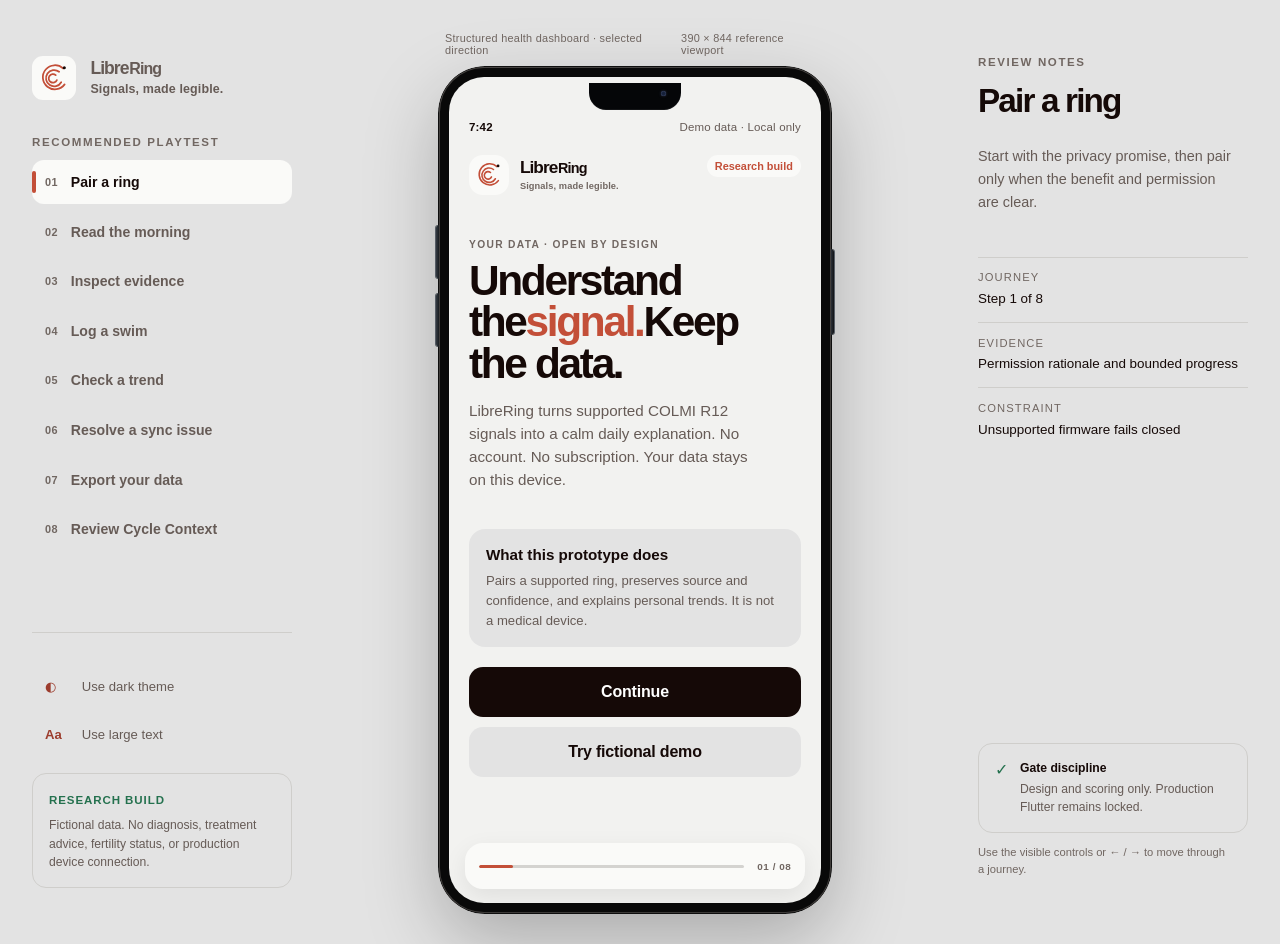
<file: prototype/index.html>
<!doctype html>
<html lang="en" data-theme="light" data-text-size="standard">
  <head>
    <meta charset="utf-8" />
    <meta name="viewport" content="width=device-width, initial-scale=1" />
    <meta name="color-scheme" content="dark light" />
    <meta
      name="description"
      content="LibreRing V1 interactive design and scientific-model prototype. Fictional demo data only."
    />
    <title>LibreRing — Product & Scientific Model V1</title>
    <link rel="icon" href="data:," />
    <link rel="stylesheet" href="styles.css?v=20260824-structured-v2" />
  </head>
  <body>
    <a class="skip-link" href="#screen">Skip to prototype</a>

    <div class="ambient-scene" aria-hidden="true">
      <span class="ambient-orb ambient-orb--sleep"></span>
      <span class="ambient-orb ambient-orb--recovery"></span>
      <span class="ambient-orb ambient-orb--movement"></span>
      <span class="ambient-grid"></span>
    </div>

    <main class="review-shell">
      <aside class="review-rail" aria-label="Prototype review controls">
        <div class="review-brand">
          <span class="brand-mark" aria-hidden="true">
            <svg class="brand-glyph" viewBox="0 0 48 48" focusable="false">
              <path class="glyph-arc glyph-arc--outer" d="M36.8 10.5A17 17 0 1 0 39 33" />
              <path class="glyph-arc glyph-arc--middle" d="M31.2 15.2A11.5 11.5 0 1 0 34.2 30" />
              <path class="glyph-arc glyph-arc--inner" d="M26.4 20A6 6 0 1 0 28 27" />
              <circle class="glyph-node" cx="38.5" cy="9.5" r="2.2" />
            </svg>
          </span>
          <div class="brand-copy">
            <span class="brand-word" aria-label="LibreRing"><em aria-hidden="true">Libre</em><strong aria-hidden="true">Ring</strong></span>
            <span class="brand-tagline">Signals, made legible.</span>
          </div>
        </div>

        <p class="review-kicker">Recommended playtest</p>
        <nav class="journey-list" aria-label="Playtest journeys">
          <button type="button" data-jump="onboarding"><b>01</b><span>Pair a ring</span></button>
          <button type="button" data-jump="morning"><b>02</b><span>Read the morning</span></button>
          <button type="button" data-jump="evidence"><b>03</b><span>Inspect evidence</span></button>
          <button type="button" data-jump="swim"><b>04</b><span>Log a swim</span></button>
          <button type="button" data-jump="trends"><b>05</b><span>Check a trend</span></button>
          <button type="button" data-jump="device"><b>06</b><span>Resolve a sync issue</span></button>
          <button type="button" data-jump="export"><b>07</b><span>Export your data</span></button>
          <button type="button" data-jump="cycle"><b>08</b><span>Review Cycle Context</span></button>
        </nav>

        <div class="review-controls" aria-label="Display controls">
          <button type="button" id="theme-toggle" class="quiet-control">
            <span aria-hidden="true">◐</span> Use dark theme
          </button>
          <button type="button" id="text-toggle" class="quiet-control">
            <span aria-hidden="true">Aa</span> Use large text
          </button>
        </div>

        <div class="review-note">
          <span>Research build</span>
          <p>Fictional data. No diagnosis, treatment advice, fertility status, or production device connection.</p>
        </div>
      </aside>

      <section class="stage" aria-label="Interactive mobile prototype">
        <div class="stage-meta" aria-hidden="true">
          <span>Structured health dashboard · selected direction</span>
          <span>390 × 844 reference viewport</span>
        </div>
        <div class="phone" id="phone">
          <span class="phone-control phone-control--action" aria-hidden="true"></span>
          <span class="phone-control phone-control--volume-a" aria-hidden="true"></span>
          <span class="phone-control phone-control--volume-b" aria-hidden="true"></span>
          <div class="phone-speaker" aria-hidden="true"></div>
          <div id="screen" class="screen" tabindex="-1" aria-live="polite"></div>
        </div>
      </section>

      <aside class="evidence-rail" aria-label="Current screen notes">
        <p class="review-kicker">Review notes</p>
        <h1 id="review-title">Pair a ring</h1>
        <p id="review-purpose">Start with the privacy promise, then pair only when the benefit and permission are clear.</p>
        <dl class="review-facts">
          <div><dt>Journey</dt><dd id="review-progress">Step 1 of 8</dd></div>
          <div><dt>Evidence</dt><dd id="review-evidence">Visible provenance and confidence</dd></div>
          <div><dt>Constraint</dt><dd id="review-constraint">COLMI R12 capability boundary</dd></div>
        </dl>
        <div class="review-check">
          <span aria-hidden="true">✓</span>
          <p><strong>Gate discipline</strong>Design and scoring only. Production Flutter remains locked.</p>
        </div>
        <p class="keyboard-hint">Use the visible controls or ← / → to move through a journey.</p>
      </aside>
    </main>

    <noscript>This prototype requires JavaScript for its click-through journeys.</noscript>
    <script src="app.js?v=20260824-structured-v2" defer></script>
  </body>
</html>
</file>
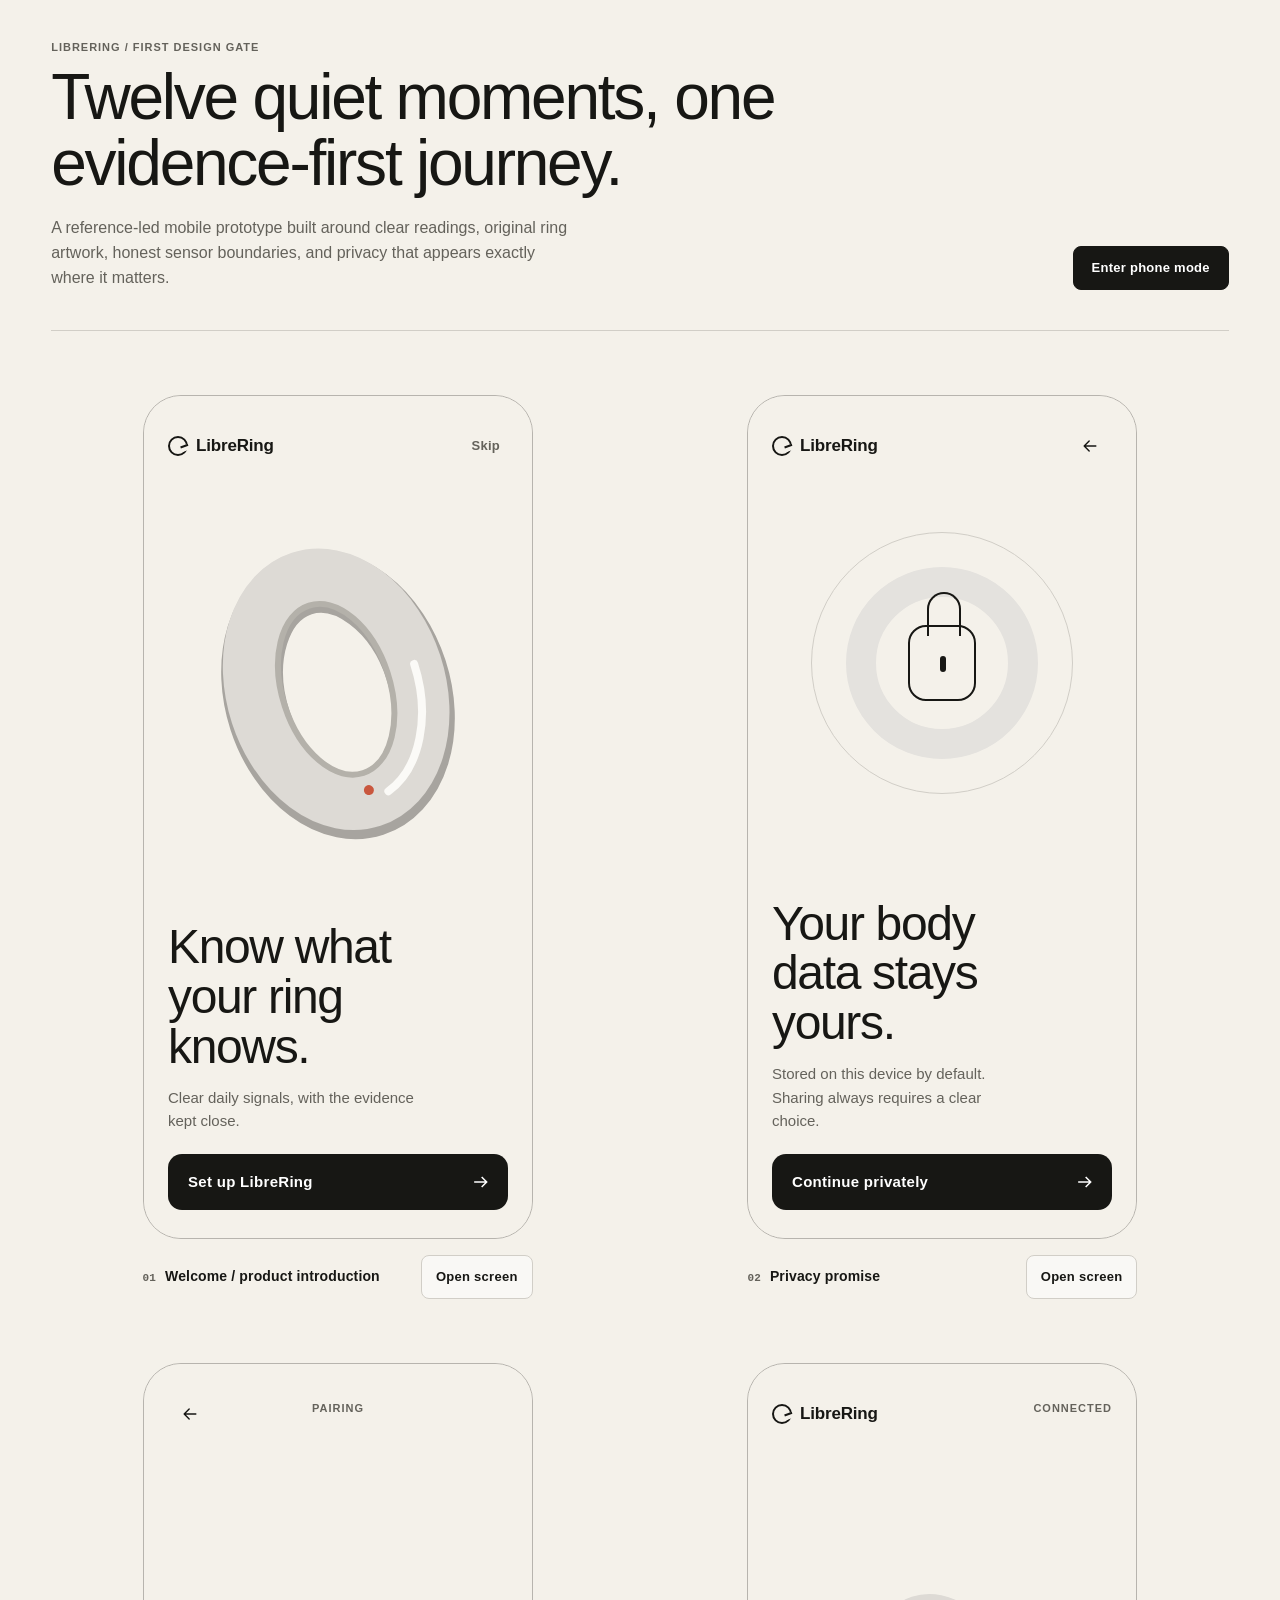
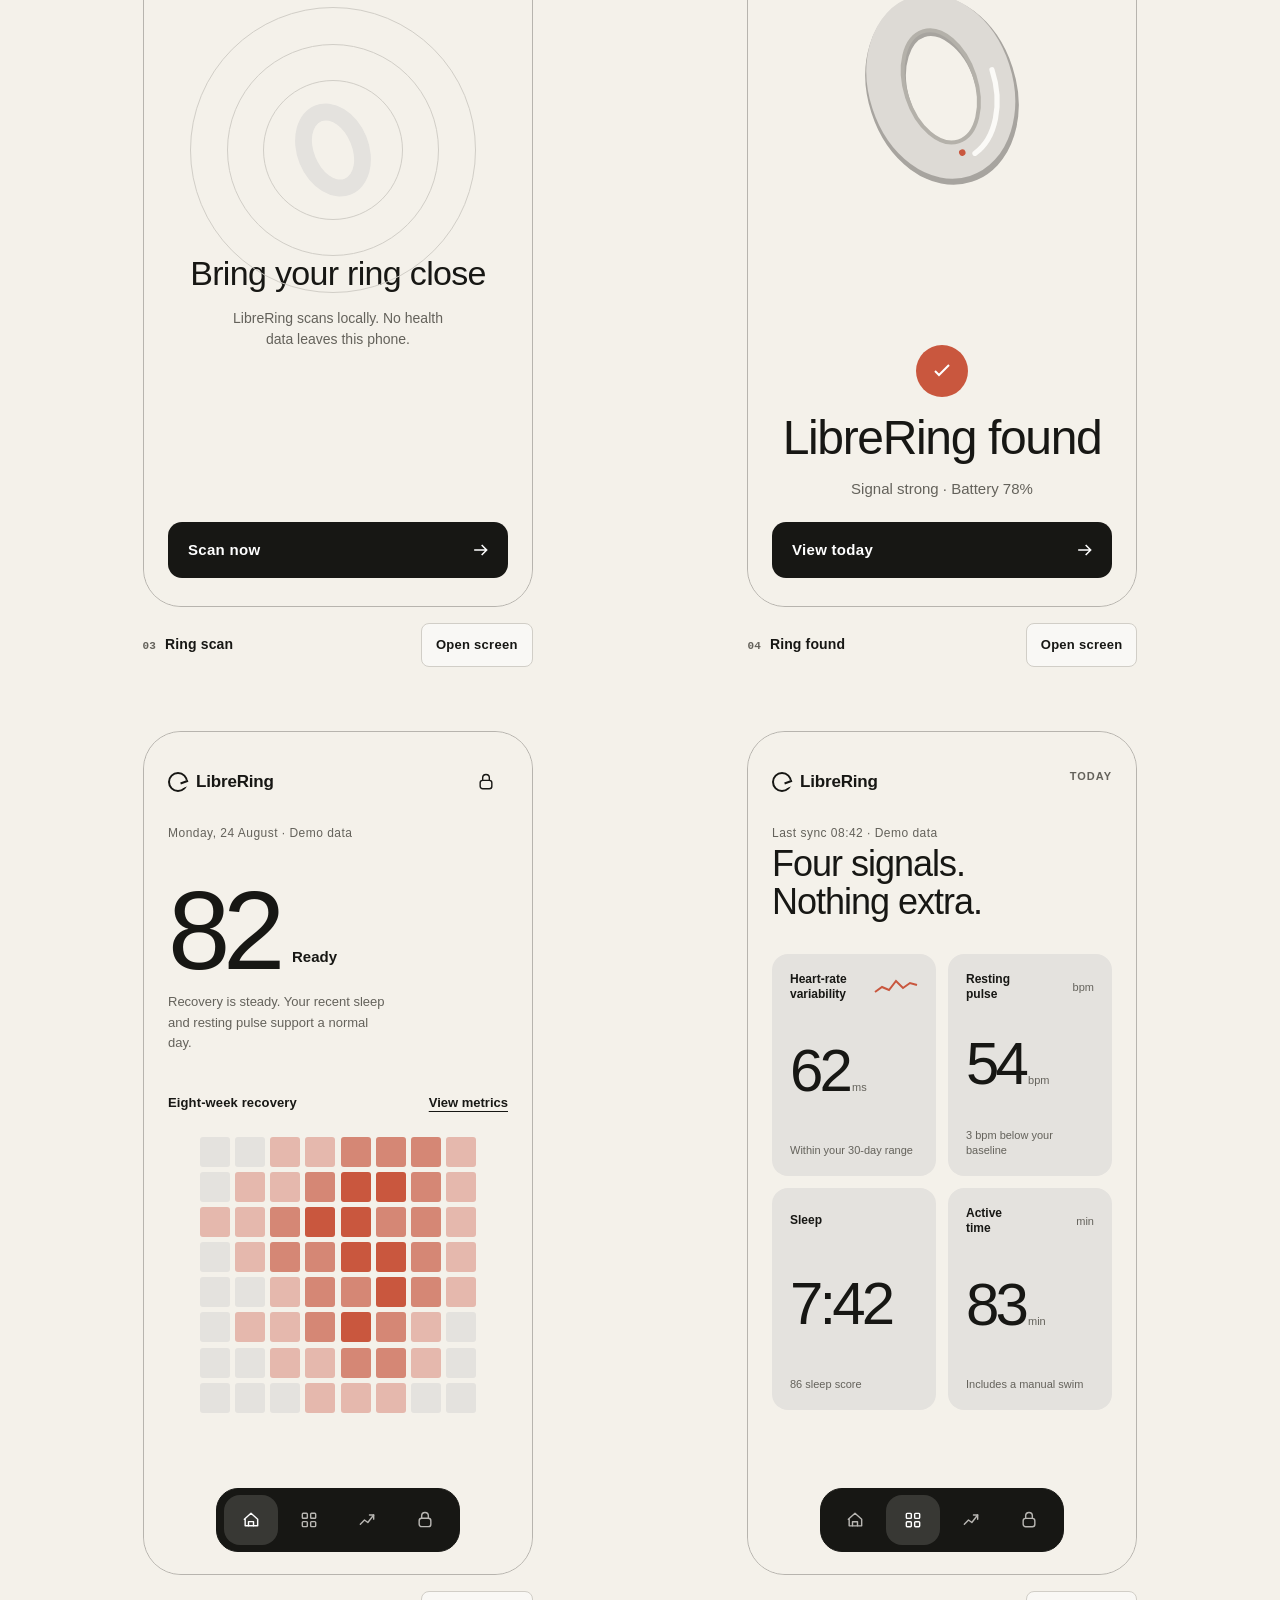
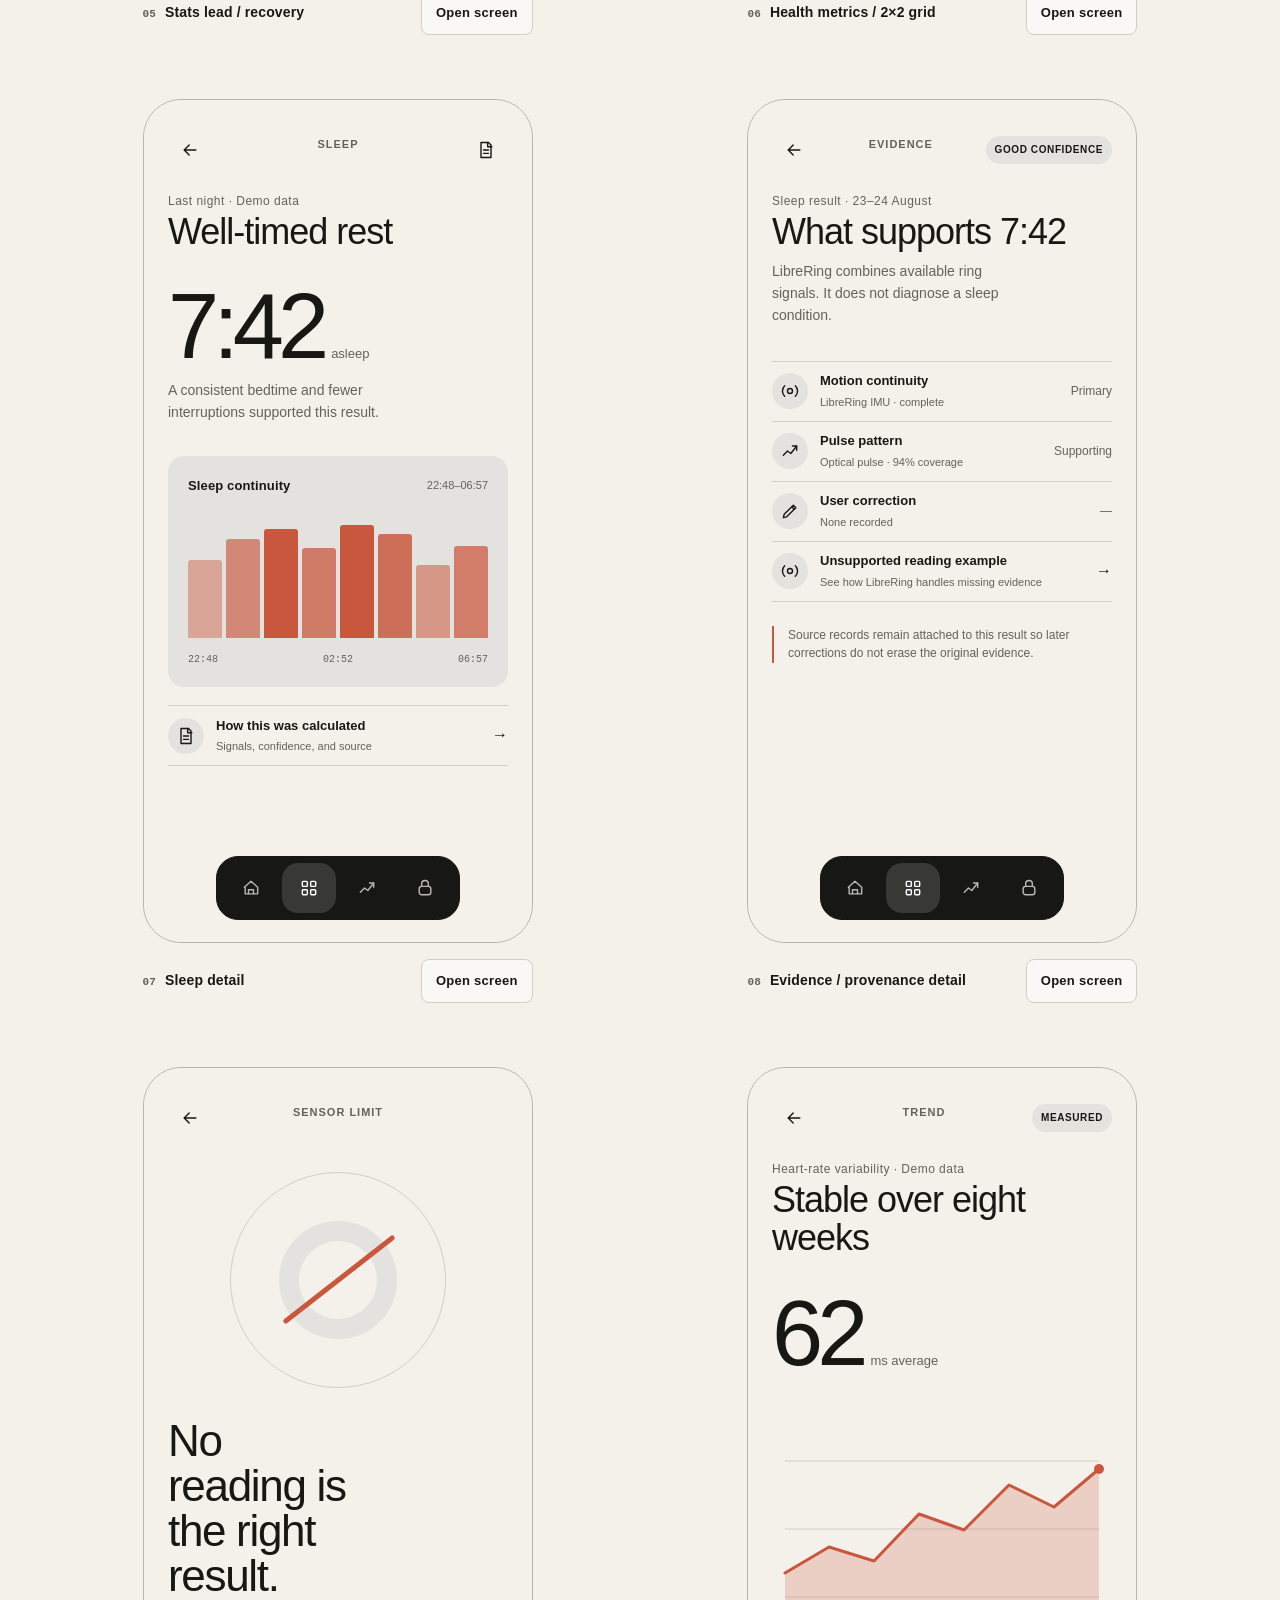
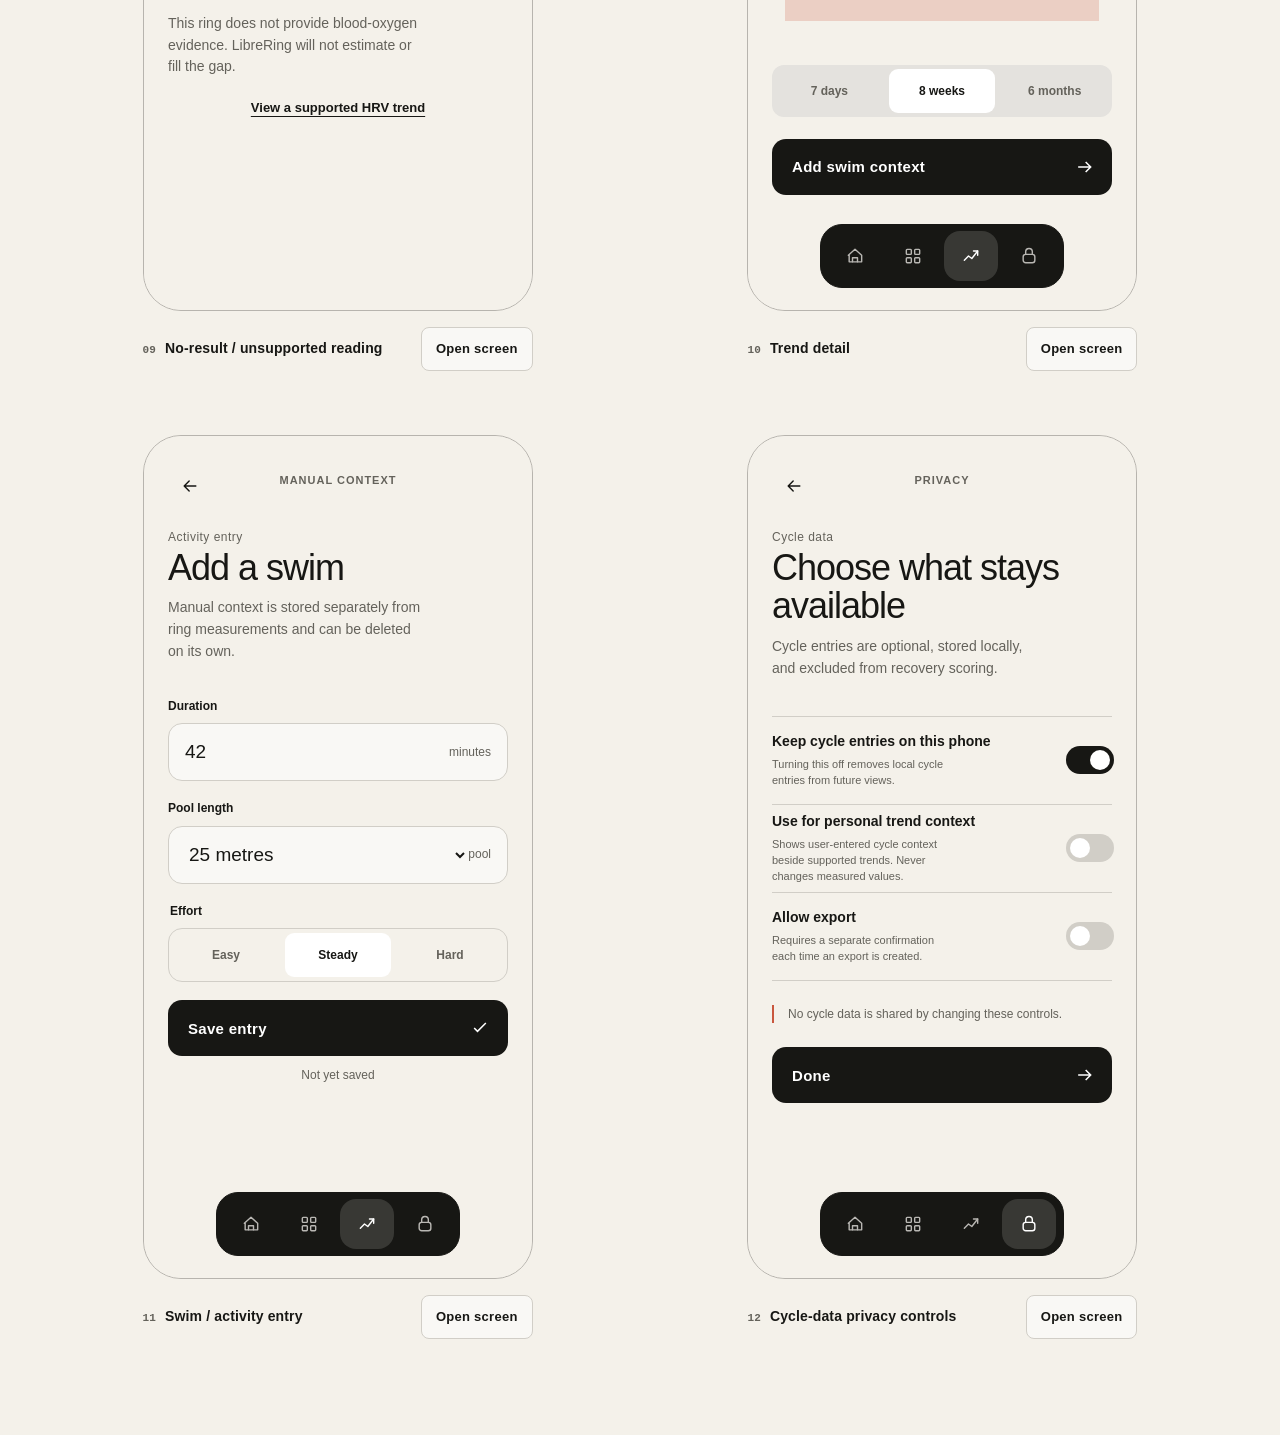
<file: design/exports/librering-approved-v1.html>
<!doctype html>
<html lang="en">
<head>
  <meta charset="utf-8">
  <meta name="viewport" content="width=device-width, initial-scale=1">
  <meta name="theme-color" content="#F4F1EA">
  <title>LibreRing — Reference-led mobile prototype</title>
  <!--
    DESIGN NOTES
    - Canonical product viewport: 390 × 844. Gallery and focus mode share the same render functions.
    - Visual contract: warm paper, flat mineral cards, one coral data signal, no blur/gradient/glow/shadow.
    - Product contract: demonstration data is labelled; unsupported readings remain honest no-results.
    - Motion exists only for navigation/state feedback and is removed when reduced motion is requested.
  -->
  <style>
    :root {
      --bg: oklch(0.9585 0.0098 87.47);
      --surface: oklch(0.9132 0.0058 84.57);
      --fg: oklch(0.2034 0.0058 106.91);
      --muted: oklch(0.4958 0.0112 93.69);
      --border: oklch(0.8518 0.0101 87.48);
      --accent: oklch(0.5973 0.1511 33.88);
      --white: oklch(1 0 0);
      --soft: oklch(0.979 0.004 88);
      --font-display: "Helvetica Neue", "Neue Haas Grotesk Text Pro", "Nimbus Sans Narrow", sans-serif;
      --font-body: "Helvetica Neue", "Nimbus Sans", sans-serif;
      --font-mono: "SFMono-Regular", "SF Mono", "IBM Plex Mono", monospace;
      --ease: cubic-bezier(.2, 0, 0, 1);
      --r-card: 16px;
      --tap: 44px;
    }

    * { box-sizing: border-box; }
    html { color-scheme: light; background: var(--bg); }
    body {
      margin: 0;
      min-width: 320px;
      color: var(--fg);
      background: var(--bg);
      font-family: var(--font-body);
      font-size: 16px;
      line-height: 1.55;
      text-rendering: optimizeLegibility;
    }
    button, input, select { font: inherit; color: inherit; }
    button { cursor: pointer; }
    button:focus-visible, input:focus-visible, select:focus-visible {
      outline: 2px solid var(--accent);
      outline-offset: 3px;
    }
    .sr-only {
      position: absolute;
      width: 1px;
      height: 1px;
      padding: 0;
      margin: -1px;
      overflow: hidden;
      clip: rect(0, 0, 0, 0);
      white-space: nowrap;
      border: 0;
    }

    /* Gallery shell — presentation only, never imported into the phone UI. */
    .gallery-shell { max-width: 1840px; margin: 0 auto; padding: 40px clamp(20px, 4vw, 72px) 96px; }
    .gallery-header {
      display: flex;
      align-items: flex-end;
      justify-content: space-between;
      gap: 32px;
      padding-bottom: 40px;
      border-bottom: 1px solid var(--border);
    }
    .gallery-kicker, .eyebrow {
      margin: 0 0 10px;
      color: var(--muted);
      font-size: 11px;
      font-weight: 550;
      line-height: 1.4;
      letter-spacing: .09em;
      text-transform: uppercase;
    }
    .gallery-title {
      max-width: 760px;
      margin: 0;
      font-family: var(--font-display);
      font-size: clamp(40px, 5vw, 72px);
      font-weight: 300;
      line-height: 1.02;
      letter-spacing: -.035em;
    }
    .gallery-intro { max-width: 58ch; margin: 20px 0 0; color: var(--muted); }
    .mode-button, .gallery-open, .host-icon {
      min-height: var(--tap);
      border: 1px solid var(--fg);
      border-radius: 8px;
      background: transparent;
      font-size: 13px;
      font-weight: 550;
      letter-spacing: .02em;
      transition: transform 120ms var(--ease), background-color 180ms var(--ease), color 180ms var(--ease);
    }
    .mode-button { flex: 0 0 auto; padding: 0 18px; background: var(--fg); color: var(--white); }
    .gallery-open { padding: 0 14px; border-color: var(--border); background: var(--soft); }
    .host-icon { width: 44px; padding: 0; display: grid; place-items: center; border-color: var(--border); }
    .mode-button:active, .gallery-open:active, .host-icon:active { transform: scale(.97); }
    @media (hover:hover) and (pointer:fine) {
      .mode-button:hover { background: oklch(0.29 0.006 106.91); }
      .gallery-open:hover, .host-icon:hover { background: var(--surface); }
    }
    .gallery-grid {
      display: grid;
      grid-template-columns: repeat(auto-fit, minmax(390px, 1fr));
      gap: 64px 32px;
      align-items: start;
      padding-top: 64px;
    }
    .gallery-item { display: grid; justify-items: center; gap: 16px; min-width: 0; }
    .gallery-meta { width: 390px; max-width: 100%; display: flex; align-items: center; justify-content: space-between; gap: 12px; }
    .gallery-name { margin: 0; font-size: 14px; font-weight: 550; letter-spacing: .01em; }
    .gallery-number { margin-right: 9px; color: var(--muted); font-family: var(--font-mono); font-size: 11px; }

    /* Canonical device surface. */
    .phone {
      position: relative;
      width: 390px;
      height: 844px;
      overflow: hidden;
      border: 1px solid oklch(0.77 0.009 86);
      border-radius: 38px;
      background: var(--bg);
      color: var(--fg);
      container-type: inline-size;
    }
    .gallery-phone { max-width: 100%; }
    .screen {
      position: absolute;
      inset: 0;
      overflow: hidden;
      border-radius: 37px;
      background: var(--bg);
    }
    .screen-scroll {
      height: 100%;
      overflow-x: hidden;
      overflow-y: auto;
      overscroll-behavior: contain;
      scrollbar-width: none;
      padding: 28px 24px 116px;
    }
    .screen-scroll::-webkit-scrollbar { display: none; }
    .screen--onboarding .screen-scroll { padding-bottom: 28px; display: flex; flex-direction: column; }
    .screen-enter { animation: screen-in 240ms var(--ease) both; }
    @keyframes screen-in { from { opacity: 0; transform: translateX(8px); } to { opacity: 1; transform: translateX(0); } }
    .wordmark { display: inline-flex; align-items: center; gap: 8px; min-height: 44px; font-size: 17px; font-weight: 550; letter-spacing: -.01em; }
    .wordmark-mark { position: relative; width: 20px; height: 20px; border: 2px solid currentColor; border-radius: 50%; }
    .wordmark-mark::after { content: ""; position: absolute; right: -3px; top: 7px; width: 8px; height: 4px; background: var(--bg); border-top: 2px solid currentColor; transform: rotate(-20deg); }
    .onboard-top, .topbar { display: flex; min-height: 44px; align-items: center; justify-content: space-between; gap: 16px; }
    .text-button, .icon-button, .row-button, .metric-card, .nav-button, .segment-button, .toggle-button {
      border: 0;
      background: transparent;
    }
    .text-button { min-width: 44px; min-height: 44px; padding: 0 8px; color: var(--muted); font-size: 13px; font-weight: 550; letter-spacing: .02em; }
    .icon-button { display: grid; width: 44px; height: 44px; place-items: center; border-radius: 50%; color: var(--fg); }
    .icon-button svg, .nav-button svg, .row-icon svg { width: 20px; height: 20px; stroke: currentColor; fill: none; stroke-width: 1.7; stroke-linecap: round; stroke-linejoin: round; }
    .onboard-copy { margin-top: auto; }
    .onboard-title, .screen-title {
      margin: 0;
      font-family: var(--font-display);
      font-weight: 300;
      letter-spacing: -.028em;
    }
    .onboard-title { max-width: 9ch; font-size: 48px; line-height: 1.04; }
    .onboard-sub { max-width: 30ch; margin: 14px 0 22px; color: var(--muted); font-size: 15px; }
    .primary-button {
      display: flex;
      width: 100%;
      min-height: 56px;
      align-items: center;
      justify-content: space-between;
      gap: 16px;
      padding: 0 18px 0 20px;
      border: 0;
      border-radius: 14px;
      background: var(--fg);
      color: var(--white);
      font-size: 15px;
      font-weight: 550;
      letter-spacing: .02em;
      transition: transform 120ms var(--ease), background-color 180ms var(--ease);
    }
    .primary-button:active { transform: scale(.98); }
    .primary-button svg { width: 20px; height: 20px; stroke: currentColor; fill: none; stroke-width: 1.8; }
    @media (hover:hover) and (pointer:fine) { .primary-button:hover { background: oklch(0.29 0.006 106.91); } }

    /* Original ring artwork: layered flat geometry, no gradients or image dependencies. */
    .ring-stage { display: grid; flex: 1; min-height: 390px; place-items: center; }
    .ring-art { width: 100%; max-width: 320px; color: var(--fg); overflow: visible; }
    .ring-back { fill: none; stroke: oklch(0.72 0.008 86); stroke-width: 62; }
    .ring-body { fill: none; stroke: oklch(0.89 0.008 84); stroke-width: 55; }
    .ring-light { fill: none; stroke: oklch(0.985 0.004 91); stroke-width: 8; stroke-dasharray: 138 520; stroke-linecap: round; }
    .ring-inner { fill: none; stroke: oklch(0.76 0.01 82); stroke-width: 6; }
    .ring-sensor { fill: var(--accent); }
    .privacy-art { min-height: 390px; display: grid; place-items: center; }
    .privacy-disc { position: relative; display: grid; width: 262px; height: 262px; place-items: center; border: 1px solid var(--border); border-radius: 50%; }
    .privacy-disc::before { content: ""; width: 132px; height: 132px; border: 30px solid var(--surface); border-radius: 50%; }
    .privacy-lock { position: absolute; width: 68px; height: 76px; border: 2px solid var(--fg); border-radius: 18px; background: var(--bg); }
    .privacy-lock::before { content: ""; position: absolute; left: 17px; top: -35px; width: 30px; height: 42px; border: 2px solid var(--fg); border-bottom: 0; border-radius: 20px 20px 0 0; }
    .privacy-lock::after { content: ""; position: absolute; left: 30px; top: 29px; width: 6px; height: 16px; border-radius: 3px; background: var(--fg); }

    .scan-stage { flex: 1; display: grid; min-height: 460px; place-items: center; text-align: center; }
    .scan-field { position: relative; display: grid; width: 286px; height: 286px; place-items: center; }
    .scan-circle { position: absolute; border: 1px solid var(--border); border-radius: 50%; }
    .scan-circle:nth-child(1) { width: 286px; height: 286px; }
    .scan-circle:nth-child(2) { width: 212px; height: 212px; }
    .scan-circle:nth-child(3) { width: 140px; height: 140px; }
    .scan-ring { width: 72px; height: 96px; border: 17px solid var(--surface); border-radius: 50%; transform: rotate(-22deg); }
    .scan-copy { margin-top: -46px; }
    .scan-copy h1 { margin: 0; font-family: var(--font-display); font-size: 34px; font-weight: 300; letter-spacing: -.02em; }
    .scan-copy p { margin: 8px auto 0; max-width: 29ch; color: var(--muted); font-size: 14px; }
    .found-mark { display: grid; width: 52px; height: 52px; margin: 0 auto 16px; place-items: center; border-radius: 50%; background: var(--accent); color: var(--white); }
    .found-mark svg { width: 24px; height: 24px; stroke: currentColor; fill: none; stroke-width: 2; }

    .date-label { margin: 20px 0 2px; color: var(--muted); font-size: 12px; letter-spacing: .04em; }
    .screen-title { font-size: 36px; line-height: 1.08; }
    .screen-lede { max-width: 33ch; margin: 10px 0 0; color: var(--muted); font-size: 14px; }
    .score-block { margin: 42px 0 28px; }
    .score-line { display: flex; align-items: flex-end; gap: 14px; }
    .mega-number, .card-number, .detail-number {
      display: inline-block;
      font-family: var(--font-display);
      font-weight: 200;
      font-variant-numeric: tabular-nums;
      letter-spacing: -.065em;
      line-height: .82;
      font-stretch: condensed;
    }
    .mega-number { font-size: 112px; }
    .score-word { padding-bottom: 8px; font-size: 15px; font-weight: 550; }
    .score-note { max-width: 31ch; margin: 16px 0 0; color: var(--muted); font-size: 13px; }
    .metric-num { animation: number-in 300ms var(--ease) both; transform-origin: left bottom; }
    @keyframes number-in { from { opacity: 0; transform: translateY(6px); } to { opacity: 1; transform: translateY(0); } }
    .section-label { display: flex; align-items: center; justify-content: space-between; gap: 16px; margin: 0 0 12px; }
    .section-label h2 { margin: 0; font-size: 13px; font-weight: 550; letter-spacing: .01em; }
    .section-label span { color: var(--muted); font-size: 11px; }
    .heatmap-button { display: block; width: 276px; max-width: 100%; margin: 0 auto; padding: 0; border: 0; border-radius: 12px; background: transparent; }
    .heatmap { display: grid; width: 100%; aspect-ratio: 1; grid-template-columns: repeat(8, 1fr); gap: 5px; }
    .heat-cell { border-radius: 3px; background: var(--surface); animation: cell-in 260ms var(--ease) both; }
    .heat-cell.l1 { background: oklch(0.82 0.055 33.88); }
    .heat-cell.l2 { background: oklch(0.70 0.10 33.88); }
    .heat-cell.l3 { background: var(--accent); }
    @keyframes cell-in { from { opacity: 0; transform: scale(.92); } to { opacity: 1; transform: scale(1); } }
    .inline-link { min-height: 44px; padding: 0; border: 0; background: transparent; color: var(--fg); font-size: 13px; font-weight: 550; text-decoration: underline; text-underline-offset: 4px; }

    .metrics-grid { display: grid; grid-template-columns: 1fr 1fr; gap: 12px; margin-top: 32px; }
    .metric-card {
      display: flex;
      min-height: 222px;
      flex-direction: column;
      align-items: stretch;
      justify-content: space-between;
      padding: 18px;
      border-radius: var(--r-card);
      background: var(--surface);
      text-align: left;
      transition: transform 180ms var(--ease), background-color 180ms var(--ease);
    }
    .metric-card:active { transform: scale(.985); }
    @media (hover:hover) and (pointer:fine) { .metric-card:hover { background: oklch(0.89 0.006 84.57); } }
    .metric-top { display: flex; min-height: 28px; align-items: center; justify-content: space-between; gap: 8px; }
    .metric-name { max-width: 9ch; font-size: 12px; font-weight: 550; line-height: 1.25; }
    .metric-unit { color: var(--muted); font-size: 11px; }
    .card-number { font-size: 60px; }
    .metric-foot { color: var(--muted); font-size: 11px; line-height: 1.4; }
    .mini-line { width: 44px; height: 20px; }
    .mini-line path { fill: none; stroke: var(--accent); stroke-width: 2; }

    .detail-hero { margin: 38px 0 32px; }
    .detail-number { font-size: 92px; }
    .detail-unit { margin-left: 8px; color: var(--muted); font-size: 13px; }
    .detail-summary { max-width: 31ch; margin: 14px 0 0; color: var(--muted); font-size: 14px; }
    .flat-card { padding: 20px; border-radius: var(--r-card); background: var(--surface); }
    .sleep-track { display: flex; height: 118px; align-items: flex-end; gap: 4px; margin: 24px 0 14px; }
    .sleep-segment { flex: 1; min-width: 5px; border-radius: 3px 3px 0 0; background: var(--accent); opacity: var(--alpha); }
    .axis-row { display: flex; justify-content: space-between; color: var(--muted); font-family: var(--font-mono); font-size: 10px; }
    .detail-list { margin-top: 18px; border-top: 1px solid var(--border); }
    .row-button, .data-row { display: flex; width: 100%; min-height: 60px; align-items: center; justify-content: space-between; gap: 14px; padding: 8px 0; border-bottom: 1px solid var(--border); text-align: left; }
    .row-main { display: flex; min-width: 0; align-items: center; gap: 12px; }
    .row-icon { display: grid; width: 36px; height: 36px; flex: 0 0 auto; place-items: center; border-radius: 50%; background: var(--surface); }
    .row-title { display: block; font-size: 13px; font-weight: 550; }
    .row-meta { display: block; margin-top: 2px; color: var(--muted); font-size: 11px; }
    .row-value { flex: 0 0 auto; color: var(--muted); font-size: 12px; }
    .confidence { display: inline-flex; min-height: 28px; align-items: center; padding: 0 9px; border-radius: 999px; background: var(--surface); font-size: 10px; font-weight: 550; letter-spacing: .06em; text-transform: uppercase; }

    .no-result { min-height: 590px; display: flex; flex-direction: column; }
    .no-result-art { display: grid; flex: 1; place-items: center; }
    .unsupported-ring { position: relative; width: 216px; height: 216px; border: 1px solid var(--border); border-radius: 50%; }
    .unsupported-ring::before { content: ""; position: absolute; inset: 48px; border: 20px solid var(--surface); border-radius: 50%; }
    .unsupported-ring::after { content: ""; position: absolute; left: 38px; top: 104px; width: 140px; height: 5px; border-radius: 3px; background: var(--accent); transform: rotate(-38deg); }
    .no-result h1 { max-width: 8ch; margin: 0; font-family: var(--font-display); font-size: 44px; font-weight: 300; line-height: 1.02; letter-spacing: -.03em; }
    .no-result p { max-width: 32ch; margin: 14px 0 8px; color: var(--muted); font-size: 14px; }

    .trend-chart { width: 100%; height: 250px; margin: 22px 0 4px; overflow: visible; }
    .trend-chart .grid { stroke: var(--border); stroke-width: 1; }
    .trend-chart .area { fill: var(--accent); opacity: .22; }
    .trend-chart .line { fill: none; stroke: var(--accent); stroke-width: 3; stroke-linecap: round; stroke-linejoin: round; stroke-dasharray: 420; animation: draw-line 320ms var(--ease) both; }
    .trend-chart .point { fill: var(--accent); }
    @keyframes draw-line { from { stroke-dashoffset: 420; } to { stroke-dashoffset: 0; } }
    .trend-range { display: grid; grid-template-columns: repeat(3, 1fr); gap: 6px; padding: 4px; border-radius: 12px; background: var(--surface); }
    .segment-button { min-height: 44px; border-radius: 9px; color: var(--muted); font-size: 12px; font-weight: 550; }
    .segment-button[aria-pressed="true"] { background: var(--white); color: var(--fg); }

    .form-stack { display: grid; gap: 18px; margin-top: 34px; }
    .field-label { display: block; margin-bottom: 8px; font-size: 12px; font-weight: 550; }
    .field { display: grid; grid-template-columns: 1fr auto; align-items: center; min-height: 58px; padding: 0 16px; border: 1px solid var(--border); border-radius: 14px; background: var(--soft); }
    .field input, .field select { width: 100%; min-height: 44px; padding: 0; border: 0; outline: 0; background: transparent; font-size: 19px; font-weight: 400; }
    .field span { color: var(--muted); font-size: 12px; }
    .segment-wide { display: grid; grid-template-columns: repeat(3, 1fr); gap: 6px; padding: 4px; border: 1px solid var(--border); border-radius: 14px; }
    .save-note { min-height: 24px; margin: 10px 0 0; color: var(--muted); font-size: 12px; text-align: center; }

    .privacy-list { margin-top: 36px; border-top: 1px solid var(--border); }
    .privacy-row { display: grid; grid-template-columns: 1fr auto; gap: 16px; align-items: center; min-height: 88px; border-bottom: 1px solid var(--border); }
    .privacy-row h2 { margin: 0; font-size: 14px; font-weight: 550; }
    .privacy-row p { max-width: 30ch; margin: 4px 0 0; color: var(--muted); font-size: 11px; line-height: 1.45; }
    .toggle-button { display: grid; width: 52px; height: 44px; place-items: center; }
    .toggle-track { position: relative; width: 48px; height: 28px; border-radius: 999px; background: var(--border); transition: background-color 180ms var(--ease); }
    .toggle-track::after { content: ""; position: absolute; top: 4px; left: 4px; width: 20px; height: 20px; border-radius: 50%; background: var(--white); transition: transform 180ms var(--ease); }
    .toggle-button[aria-checked="true"] .toggle-track { background: var(--fg); }
    .toggle-button[aria-checked="true"] .toggle-track::after { transform: translateX(20px); }
    .privacy-note { margin: 24px 0; padding-left: 14px; border-left: 2px solid var(--accent); color: var(--muted); font-size: 12px; }

    .bottom-nav {
      position: absolute;
      z-index: 2;
      left: 50%;
      bottom: 22px;
      display: flex;
      width: 244px;
      height: 64px;
      align-items: center;
      justify-content: center;
      gap: 4px;
      padding: 6px;
      border: 1px solid var(--fg);
      border-radius: 22px;
      background: var(--fg);
      color: var(--white);
      transform: translateX(-50%);
    }
    .nav-button { position: relative; display: grid; width: 54px; height: 50px; place-items: center; border-radius: 16px; color: oklch(0.78 0.006 90); transition: transform 120ms var(--ease), color 180ms var(--ease), background-color 180ms var(--ease); }
    .nav-button[aria-current="page"] { background: oklch(0.34 0.007 106); color: var(--white); }
    .nav-button:active { transform: scale(.95); }

    /* Focused phone mode. */
    .focus-layer { position: fixed; z-index: 20; inset: 0; display: grid; grid-template-rows: 72px 1fr; background: oklch(0.90 0.009 86); }
    .focus-layer[hidden] { display: none; }
    .focus-bar { display: grid; grid-template-columns: 1fr auto 1fr; align-items: center; gap: 16px; padding: 12px clamp(16px, 3vw, 36px); border-bottom: 1px solid oklch(0.82 0.01 86); }
    .focus-back { justify-self: start; }
    .focus-title { margin: 0; font-size: 13px; font-weight: 550; letter-spacing: .01em; text-align: center; }
    .focus-count { display: block; color: var(--muted); font-family: var(--font-mono); font-size: 10px; font-weight: 400; }
    .focus-arrows { justify-self: end; display: flex; gap: 8px; }
    .focus-stage { display: grid; min-height: 0; place-items: center; overflow: hidden; padding: 14px; }
    .focus-phone-wrap { position: relative; }
    .focus-phone { position: absolute; transform-origin: top left; }

    @media (max-width: 520px) {
      .gallery-shell { padding: 24px 16px 64px; }
      .gallery-header { align-items: flex-start; flex-direction: column; padding-bottom: 28px; }
      .gallery-grid { grid-template-columns: 1fr; gap: 48px; padding-top: 40px; }
      .gallery-item { overflow: hidden; }
      .gallery-phone { transform-origin: top center; }
      .focus-bar { grid-template-columns: auto 1fr auto; }
      .focus-title { text-align: left; }
    }

    @media (prefers-reduced-motion: reduce) {
      *, *::before, *::after { scroll-behavior: auto !important; animation-duration: .01ms !important; animation-iteration-count: 1 !important; transition-duration: 80ms !important; }
      .screen-enter, .metric-num, .heat-cell, .trend-chart .line { transform: none !important; }
    }
  </style>
</head>
<body>
  <main class="gallery-shell" id="gallery-shell" data-od-id="prototype-gallery">
    <header class="gallery-header" data-od-id="gallery-header">
      <div>
        <p class="gallery-kicker">LibreRing / First design gate</p>
        <h1 class="gallery-title" data-od-id="gallery-title">Twelve quiet moments, one evidence-first journey.</h1>
        <p class="gallery-intro">A reference-led mobile prototype built around clear readings, original ring artwork, honest sensor boundaries, and privacy that appears exactly where it matters.</p>
      </div>
      <button class="mode-button" type="button" data-open-focus="0" data-od-id="enter-phone-mode">Enter phone mode</button>
    </header>
    <section class="gallery-grid" id="gallery" aria-label="LibreRing screen gallery"></section>
  </main>

  <section class="focus-layer" id="focus-layer" role="dialog" aria-modal="true" aria-labelledby="focus-title" hidden>
    <header class="focus-bar">
      <button class="gallery-open focus-back" type="button" data-close-focus data-od-id="leave-phone-mode">All screens</button>
      <p class="focus-title" id="focus-title">Welcome<span class="focus-count" id="focus-count">01 / 12</span></p>
      <div class="focus-arrows" aria-label="Screen navigation">
        <button class="host-icon" type="button" data-prev aria-label="Previous screen">←</button>
        <button class="host-icon" type="button" data-next aria-label="Next screen">→</button>
      </div>
    </header>
    <div class="focus-stage" id="focus-stage">
      <div class="focus-phone-wrap" id="focus-phone-wrap">
        <div class="phone focus-phone" id="focus-phone" aria-live="polite"></div>
      </div>
    </div>
  </section>

  <script>
    const icon = (name) => {
      const paths = {
        arrow: '<path d="M5 12h14M14 6l6 6-6 6"/>',
        back: '<path d="M19 12H5m6-6-6 6 6 6"/>',
        check: '<path d="m5 12 4 4L19 6"/>',
        home: '<path d="m4 11 8-7 8 7v8H5v-8"/><path d="M9 19v-5h6v5"/>',
        grid: '<rect x="4" y="4" width="6" height="6" rx="1"/><rect x="14" y="4" width="6" height="6" rx="1"/><rect x="4" y="14" width="6" height="6" rx="1"/><rect x="14" y="14" width="6" height="6" rx="1"/>',
        trend: '<path d="M4 17 9 12l4 3 7-9"/><path d="M15 6h5v5"/>',
        lock: '<rect x="5" y="10" width="14" height="10" rx="3"/><path d="M8 10V7a4 4 0 0 1 8 0v3"/>',
        moon: '<path d="M19 15.5A8 8 0 0 1 8.5 5 7 7 0 1 0 19 15.5Z"/>',
        source: '<path d="M6 3h9l3 3v15H6z"/><path d="M14 3v5h5M9 12h6M9 16h6"/>',
        sensor: '<circle cx="12" cy="12" r="3"/><path d="M5.6 5.6a9 9 0 0 0 0 12.8M18.4 5.6a9 9 0 0 1 0 12.8"/>',
        edit: '<path d="m4 20 4-1 11-11-3-3L5 16l-1 4Z"/><path d="m14 7 3 3"/>'
      };
      return `<svg viewBox="0 0 24 24" aria-hidden="true">${paths[name] || paths.arrow}</svg>`;
    };

    const wordmark = () => '<span class="wordmark" aria-label="LibreRing"><span class="wordmark-mark" aria-hidden="true"></span>LibreRing</span>';
    const backButton = (to, label) => `<button class="icon-button" type="button" data-go="${to}" aria-label="${label || 'Go back'}">${icon('back')}</button>`;
    const primary = (label, to, id) => `<button class="primary-button" type="button" data-go="${to}" data-od-id="${id}"><span>${label}</span>${icon('arrow')}</button>`;
    const nav = (active) => {
      const items = [
        ['today', 4, 'home', 'Today'], ['metrics', 5, 'grid', 'Metrics'], ['trends', 9, 'trend', 'Trends'], ['privacy', 11, 'lock', 'Privacy']
      ];
      return `<nav class="bottom-nav" aria-label="Primary">${items.map(([key, to, ic, label]) => `<button class="nav-button" type="button" data-go="${to}" aria-label="${label}" ${key === active ? 'aria-current="page"' : ''}>${icon(ic)}</button>`).join('')}</nav>`;
    };
    const ringArt = (small = false) => `<svg class="ring-art" style="${small ? 'max-width:210px' : ''}" viewBox="0 0 320 360" role="img" aria-label="Original illustration of a matte silver LibreRing">
      <g transform="rotate(-18 160 180)"><ellipse class="ring-back" cx="160" cy="180" rx="82" ry="116"/><ellipse class="ring-body" cx="160" cy="174" rx="82" ry="116"/><ellipse class="ring-inner" cx="160" cy="174" rx="54" ry="88"/><ellipse class="ring-light" cx="160" cy="174" rx="82" ry="116"/><circle class="ring-sensor" cx="160" cy="280" r="5"/></g>
    </svg>`;
    const heatmap = () => {
      const levels = [0,0,1,1,2,2,2,1,0,1,1,2,3,3,2,1,1,1,2,3,3,2,2,1,0,1,2,2,3,3,2,1,0,0,1,2,2,3,2,1,0,1,1,2,3,2,1,0,0,0,1,1,2,2,1,0,0,0,0,1,1,1,0,0];
      return `<button class="heatmap-button" type="button" data-go="9" aria-label="Open 8 week recovery trend"><span class="heatmap" aria-hidden="true">${levels.map((v,i) => `<span class="heat-cell ${v ? `l${v}` : ''}" style="animation-delay:${i * 4}ms"></span>`).join('')}</span></button>`;
    };
    const metricCard = (id, name, value, unit, foot, to, spark = false) => `<button class="metric-card" type="button" data-go="${to}" data-od-id="metric-card-${id}">
      <span class="metric-top"><span class="metric-name">${name}</span>${spark ? '<svg class="mini-line" viewBox="0 0 44 20" aria-hidden="true"><path d="M1 15 8 10l7 3 7-9 7 7 7-5 7 2"/></svg>' : `<span class="metric-unit">${unit}</span>`}</span>
      <span><span class="card-number metric-num">${value}</span>${unit ? `<span class="metric-unit"> ${unit}</span>` : ''}</span><span class="metric-foot">${foot}</span>
    </button>`;

    const screens = [
      {
        id: 'welcome', title: 'Welcome / product introduction', render: () => `<section class="screen screen--onboarding" data-od-id="screen-welcome"><div class="screen-scroll">
          <div class="onboard-top">${wordmark()}<button class="text-button" type="button" data-go="4">Skip</button></div>
          <div class="ring-stage">${ringArt()}</div>
          <div class="onboard-copy"><h1 class="onboard-title" data-od-id="welcome-heading">Know what your ring knows.</h1><p class="onboard-sub">Clear daily signals, with the evidence kept close.</p>${primary('Set up LibreRing', 1, 'welcome-start')}</div>
        </div></section>`
      },
      {
        id: 'privacy-promise', title: 'Privacy promise', render: () => `<section class="screen screen--onboarding" data-od-id="screen-privacy-promise"><div class="screen-scroll">
          <div class="onboard-top">${wordmark()}${backButton(0, 'Back to welcome')}</div>
          <div class="privacy-art" aria-hidden="true"><div class="privacy-disc"><span class="privacy-lock"></span></div></div>
          <div class="onboard-copy"><h1 class="onboard-title" data-od-id="privacy-heading">Your body data stays yours.</h1><p class="onboard-sub">Stored on this device by default. Sharing always requires a clear choice.</p>${primary('Continue privately', 2, 'privacy-continue')}</div>
        </div></section>`
      },
      {
        id: 'ring-scan', title: 'Ring scan', render: () => `<section class="screen screen--onboarding" data-od-id="screen-ring-scan"><div class="screen-scroll">
          <div class="onboard-top">${backButton(1, 'Back to privacy')}<span class="eyebrow">Pairing</span><span style="width:44px"></span></div>
          <div class="scan-stage"><div><div class="scan-field" aria-hidden="true"><span class="scan-circle"></span><span class="scan-circle"></span><span class="scan-circle"></span><span class="scan-ring"></span></div><div class="scan-copy"><h1 data-od-id="scan-heading">Bring your ring close</h1><p>LibreRing scans locally. No health data leaves this phone.</p></div></div></div>
          ${primary('Scan now', 3, 'scan-now')}
        </div></section>`
      },
      {
        id: 'ring-found', title: 'Ring found', render: () => `<section class="screen screen--onboarding" data-od-id="screen-ring-found"><div class="screen-scroll">
          <div class="onboard-top">${wordmark()}<span class="eyebrow">Connected</span></div>
          <div class="ring-stage" style="min-height:420px">${ringArt(true)}</div>
          <div class="onboard-copy"><span class="found-mark" aria-hidden="true">${icon('check')}</span><h1 class="onboard-title" style="max-width:none;text-align:center" data-od-id="found-heading">LibreRing found</h1><p class="onboard-sub" style="margin-left:auto;margin-right:auto;text-align:center">Signal strong · Battery 78%</p>${primary('View today', 4, 'found-view-today')}</div>
        </div></section>`
      },
      {
        id: 'stats-lead', title: 'Stats lead / recovery', render: () => `<section class="screen" data-od-id="screen-stats-lead"><div class="screen-scroll">
          <div class="topbar">${wordmark()}<button class="icon-button" type="button" data-go="11" aria-label="Open privacy controls">${icon('lock')}</button></div>
          <h1 class="sr-only">Today’s recovery</h1>
          <p class="date-label">Monday, 24 August · Demo data</p>
          <div class="score-block"><div class="score-line"><span class="mega-number metric-num" data-od-id="recovery-score">82</span><span class="score-word">Ready</span></div><p class="score-note">Recovery is steady. Your recent sleep and resting pulse support a normal day.</p></div>
          <div class="section-label"><h2 data-od-id="heatmap-heading">Eight-week recovery</h2><button class="inline-link" type="button" data-go="5">View metrics</button></div>
          ${heatmap()}
        </div>${nav('today')}</section>`
      },
      {
        id: 'health-metrics', title: 'Health metrics / 2×2 grid', render: () => `<section class="screen" data-od-id="screen-health-metrics"><div class="screen-scroll">
          <div class="topbar">${wordmark()}<span class="eyebrow">Today</span></div><p class="date-label">Last sync 08:42 · Demo data</p><h1 class="screen-title" data-od-id="metrics-heading">Four signals.<br>Nothing extra.</h1>
          <div class="metrics-grid">${metricCard('hrv','Heart-rate variability','62','ms','Within your 30-day range',9,true)}${metricCard('pulse','Resting pulse','54','bpm','3 bpm below your baseline',9)}${metricCard('sleep','Sleep','7:42','','86 sleep score',6)}${metricCard('active','Active time','83','min','Includes a manual swim',10)}</div>
        </div>${nav('metrics')}</section>`
      },
      {
        id: 'sleep-detail', title: 'Sleep detail', render: () => `<section class="screen" data-od-id="screen-sleep-detail"><div class="screen-scroll">
          <div class="topbar">${backButton(5, 'Back to metrics')}<span class="eyebrow">Sleep</span><button class="icon-button" type="button" data-go="7" aria-label="View sleep evidence">${icon('source')}</button></div>
          <p class="date-label">Last night · Demo data</p><h1 class="screen-title" data-od-id="sleep-heading">Well-timed rest</h1>
          <div class="detail-hero"><span class="detail-number metric-num">7:42</span><span class="detail-unit">asleep</span><p class="detail-summary">A consistent bedtime and fewer interruptions supported this result.</p></div>
          <div class="flat-card" data-od-id="sleep-stage-chart"><div class="section-label"><h2>Sleep continuity</h2><span>22:48–06:57</span></div><div class="sleep-track" aria-label="Sleep continuity chart"><span class="sleep-segment" style="height:66%;--alpha:.44"></span><span class="sleep-segment" style="height:84%;--alpha:.65"></span><span class="sleep-segment" style="height:92%;--alpha:1"></span><span class="sleep-segment" style="height:76%;--alpha:.74"></span><span class="sleep-segment" style="height:96%;--alpha:1"></span><span class="sleep-segment" style="height:88%;--alpha:.84"></span><span class="sleep-segment" style="height:62%;--alpha:.54"></span><span class="sleep-segment" style="height:78%;--alpha:.72"></span></div><div class="axis-row"><span>22:48</span><span>02:52</span><span>06:57</span></div></div>
          <div class="detail-list"><button class="row-button" type="button" data-go="7"><span class="row-main"><span class="row-icon">${icon('source')}</span><span><span class="row-title">How this was calculated</span><span class="row-meta">Signals, confidence, and source</span></span></span><span aria-hidden="true">→</span></button></div>
        </div>${nav('metrics')}</section>`
      },
      {
        id: 'evidence-detail', title: 'Evidence / provenance detail', render: () => `<section class="screen" data-od-id="screen-evidence-detail"><div class="screen-scroll">
          <div class="topbar">${backButton(6, 'Back to sleep')}<span class="eyebrow">Evidence</span><span class="confidence">Good confidence</span></div>
          <p class="date-label">Sleep result · 23–24 August</p><h1 class="screen-title" data-od-id="evidence-heading">What supports 7:42</h1><p class="screen-lede">LibreRing combines available ring signals. It does not diagnose a sleep condition.</p>
          <div class="detail-list" style="margin-top:34px"><div class="data-row"><span class="row-main"><span class="row-icon">${icon('sensor')}</span><span><span class="row-title">Motion continuity</span><span class="row-meta">LibreRing IMU · complete</span></span></span><span class="row-value">Primary</span></div><div class="data-row"><span class="row-main"><span class="row-icon">${icon('trend')}</span><span><span class="row-title">Pulse pattern</span><span class="row-meta">Optical pulse · 94% coverage</span></span></span><span class="row-value">Supporting</span></div><div class="data-row"><span class="row-main"><span class="row-icon">${icon('edit')}</span><span><span class="row-title">User correction</span><span class="row-meta">None recorded</span></span></span><span class="row-value">—</span></div><button class="row-button" type="button" data-go="8"><span class="row-main"><span class="row-icon">${icon('sensor')}</span><span><span class="row-title">Unsupported reading example</span><span class="row-meta">See how LibreRing handles missing evidence</span></span></span><span aria-hidden="true">→</span></button></div>
          <p class="privacy-note">Source records remain attached to this result so later corrections do not erase the original evidence.</p>
        </div>${nav('metrics')}</section>`
      },
      {
        id: 'no-result', title: 'No-result / unsupported reading', render: () => `<section class="screen" data-od-id="screen-no-result"><div class="screen-scroll">
          <div class="topbar">${backButton(7, 'Back to evidence')}<span class="eyebrow">Sensor limit</span><span style="width:44px"></span></div>
          <div class="no-result"><div class="no-result-art"><span class="unsupported-ring" aria-hidden="true"></span></div><h1 data-od-id="no-result-heading">No reading is the right result.</h1><p>This ring does not provide blood-oxygen evidence. LibreRing will not estimate or fill the gap.</p><button class="inline-link" type="button" data-go="9">View a supported HRV trend</button></div>
        </div></section>`
      },
      {
        id: 'trend-detail', title: 'Trend detail', render: () => `<section class="screen" data-od-id="screen-trend-detail"><div class="screen-scroll">
          <div class="topbar">${backButton(4, 'Back to today')}<span class="eyebrow">Trend</span><span class="confidence">Measured</span></div>
          <p class="date-label">Heart-rate variability · Demo data</p><h1 class="screen-title" data-od-id="trend-heading">Stable over eight weeks</h1>
          <div class="detail-hero" style="margin-bottom:8px"><span class="detail-number metric-num">62</span><span class="detail-unit">ms average</span></div>
          <svg class="trend-chart" viewBox="0 0 330 250" role="img" aria-label="Eight week HRV trend ranging from 55 to 68 milliseconds"><path class="grid" d="M8 58H322M8 126H322M8 194H322"/><path class="area" d="M8 170 52 144 97 158 142 111 187 127 232 82 277 104 322 66V218H8Z"/><path class="line" d="M8 170 52 144 97 158 142 111 187 127 232 82 277 104 322 66"/><circle class="point" cx="322" cy="66" r="5"/></svg>
          <div class="trend-range" aria-label="Trend range"><button class="segment-button" type="button" aria-pressed="false">7 days</button><button class="segment-button" type="button" aria-pressed="true">8 weeks</button><button class="segment-button" type="button" aria-pressed="false">6 months</button></div>
          <div style="margin-top:22px">${primary('Add swim context', 10, 'trend-add-context')}</div>
        </div>${nav('trends')}</section>`
      },
      {
        id: 'swim-entry', title: 'Swim / activity entry', render: () => `<section class="screen" data-od-id="screen-swim-entry"><div class="screen-scroll">
          <div class="topbar">${backButton(9, 'Back to trend')}<span class="eyebrow">Manual context</span><span style="width:44px"></span></div>
          <p class="date-label">Activity entry</p><h1 class="screen-title" data-od-id="swim-heading">Add a swim</h1><p class="screen-lede">Manual context is stored separately from ring measurements and can be deleted on its own.</p>
          <form class="form-stack" data-swim-form><label><span class="field-label">Duration</span><span class="field"><input type="number" min="1" max="300" value="42" aria-label="Swim duration in minutes"><span>minutes</span></span></label><label><span class="field-label">Pool length</span><span class="field"><select aria-label="Pool length"><option>25 metres</option><option>50 metres</option><option>Open water</option></select><span>pool</span></span></label><fieldset style="border:0;padding:0;margin:0"><legend class="field-label">Effort</legend><div class="segment-wide"><button class="segment-button" type="button" aria-pressed="false">Easy</button><button class="segment-button" type="button" aria-pressed="true">Steady</button><button class="segment-button" type="button" aria-pressed="false">Hard</button></div></fieldset><button class="primary-button" type="submit" data-od-id="save-swim"><span>Save entry</span>${icon('check')}</button></form><p class="save-note" data-save-note aria-live="polite">Not yet saved</p>
        </div>${nav('trends')}</section>`
      },
      {
        id: 'cycle-privacy', title: 'Cycle-data privacy controls', render: () => `<section class="screen" data-od-id="screen-cycle-privacy"><div class="screen-scroll">
          <div class="topbar">${backButton(4, 'Back to today')}<span class="eyebrow">Privacy</span><span style="width:44px"></span></div>
          <p class="date-label">Cycle data</p><h1 class="screen-title" data-od-id="cycle-heading">Choose what stays available</h1><p class="screen-lede">Cycle entries are optional, stored locally, and excluded from recovery scoring.</p>
          <div class="privacy-list"><div class="privacy-row"><div><h2>Keep cycle entries on this phone</h2><p>Turning this off removes local cycle entries from future views.</p></div><button class="toggle-button" type="button" role="switch" aria-checked="true" data-toggle="cycle-local" aria-label="Keep cycle entries on this phone"><span class="toggle-track" aria-hidden="true"></span></button></div><div class="privacy-row"><div><h2>Use for personal trend context</h2><p>Shows user-entered cycle context beside supported trends. Never changes measured values.</p></div><button class="toggle-button" type="button" role="switch" aria-checked="false" data-toggle="cycle-context" aria-label="Use cycle entries for personal trend context"><span class="toggle-track" aria-hidden="true"></span></button></div><div class="privacy-row"><div><h2>Allow export</h2><p>Requires a separate confirmation each time an export is created.</p></div><button class="toggle-button" type="button" role="switch" aria-checked="false" data-toggle="cycle-export" aria-label="Allow cycle data export"><span class="toggle-track" aria-hidden="true"></span></button></div></div>
          <p class="privacy-note">No cycle data is shared by changing these controls.</p>${primary('Done', 4, 'privacy-done')}
        </div>${nav('privacy')}</section>`
      }
    ];

    const prefixIds = (html, prefix) => html.replaceAll('data-od-id="', `data-od-id="${prefix}-`);
    const renderScreen = (index, prefix, animate = false) => {
      const html = prefixIds(screens[index].render(), prefix);
      return animate ? html.replace('class="screen', 'class="screen screen-enter') : html;
    };

    const gallery = document.getElementById('gallery');
    gallery.innerHTML = screens.map((screen, index) => `<article class="gallery-item" data-od-id="gallery-item-${screen.id}"><div class="phone gallery-phone" inert>${renderScreen(index, `gallery-${screen.id}`)}</div><div class="gallery-meta"><p class="gallery-name"><span class="gallery-number">${String(index + 1).padStart(2, '0')}</span>${screen.title}</p><button class="gallery-open" type="button" data-open-focus="${index}">Open screen</button></div></article>`).join('');

    const focusLayer = document.getElementById('focus-layer');
    const galleryShell = document.getElementById('gallery-shell');
    const focusPhone = document.getElementById('focus-phone');
    const focusWrap = document.getElementById('focus-phone-wrap');
    const focusTitle = document.getElementById('focus-title');
    const focusCount = document.getElementById('focus-count');
    let current = Math.max(0, Math.min(screens.length - 1, Number(localStorage.getItem('librering-screen')) || 0));
    let lastFocus = null;

    function fitPhone() {
      if (focusLayer.hidden) return;
      const stage = document.getElementById('focus-stage');
      const scale = Math.min(1, (stage.clientWidth - 28) / 390, (stage.clientHeight - 28) / 844);
      focusWrap.style.width = `${390 * scale}px`;
      focusWrap.style.height = `${844 * scale}px`;
      focusPhone.style.transform = `scale(${scale})`;
    }
    function go(index, animate = true) {
      current = (index + screens.length) % screens.length;
      localStorage.setItem('librering-screen', String(current));
      focusPhone.innerHTML = renderScreen(current, `focus-${screens[current].id}`, animate);
      focusTitle.firstChild.nodeValue = screens[current].title;
      focusCount.textContent = `${String(current + 1).padStart(2, '0')} / ${String(screens.length).padStart(2, '0')}`;
      const scrollArea = focusPhone.querySelector('.screen-scroll');
      if (scrollArea) scrollArea.scrollTop = 0;
      focusPhone.querySelectorAll('[data-toggle]').forEach(toggle => {
        const stored = localStorage.getItem(`librering-${toggle.dataset.toggle}`);
        if (stored !== null) toggle.setAttribute('aria-checked', stored);
      });
    }
    function openFocus(index) {
      lastFocus = document.activeElement;
      focusLayer.hidden = false;
      galleryShell.inert = true;
      document.body.style.overflow = 'hidden';
      go(index, false);
      requestAnimationFrame(() => { fitPhone(); focusLayer.querySelector('[data-close-focus]').focus(); });
    }
    function closeFocus() {
      focusLayer.hidden = true;
      galleryShell.inert = false;
      document.body.style.overflow = '';
      if (lastFocus) lastFocus.focus();
    }

    document.addEventListener('click', (event) => {
      const open = event.target.closest('[data-open-focus]');
      if (open) return openFocus(Number(open.dataset.openFocus));
      if (event.target.closest('[data-close-focus]')) return closeFocus();
      if (event.target.closest('[data-prev]')) return go(current - 1);
      if (event.target.closest('[data-next]')) return go(current + 1);
      if (focusLayer.hidden) return;
      const route = event.target.closest('[data-go]');
      if (route) return go(Number(route.dataset.go));
      const toggle = event.target.closest('[data-toggle]');
      if (toggle) {
        const next = toggle.getAttribute('aria-checked') !== 'true';
        toggle.setAttribute('aria-checked', String(next));
        localStorage.setItem(`librering-${toggle.dataset.toggle}`, String(next));
        return;
      }
      const segment = event.target.closest('.segment-button');
      if (segment) {
        segment.parentElement.querySelectorAll('.segment-button').forEach(button => button.setAttribute('aria-pressed', String(button === segment)));
      }
    });

    focusPhone.addEventListener('submit', (event) => {
      if (!event.target.matches('[data-swim-form]')) return;
      event.preventDefault();
      const note = focusPhone.querySelector('[data-save-note]');
      note.textContent = 'Saved locally · opening privacy controls';
      window.setTimeout(() => go(11), window.matchMedia('(prefers-reduced-motion: reduce)').matches ? 80 : 320);
    });
    document.addEventListener('keydown', (event) => {
      if (focusLayer.hidden) return;
      if (event.key === 'Escape') closeFocus();
      if (event.key === 'ArrowLeft' && !/INPUT|SELECT/.test(event.target.tagName)) go(current - 1);
      if (event.key === 'ArrowRight' && !/INPUT|SELECT/.test(event.target.tagName)) go(current + 1);
    });
    window.addEventListener('resize', fitPhone, { passive: true });
    go(current, false);

    // Fit 390 px gallery devices safely on narrow canvases without changing their internal design resolution.
    function fitGalleryPhones() {
      document.querySelectorAll('.gallery-item').forEach(item => {
        const phone = item.querySelector('.gallery-phone');
        const available = item.clientWidth;
        const scale = Math.min(1, available / 390);
        phone.style.transform = `scale(${scale})`;
        phone.style.marginBottom = `${844 * (scale - 1)}px`;
      });
    }
    fitGalleryPhones();
    window.addEventListener('resize', fitGalleryPhones, { passive: true });
  </script>
</body>
</html>
</file>
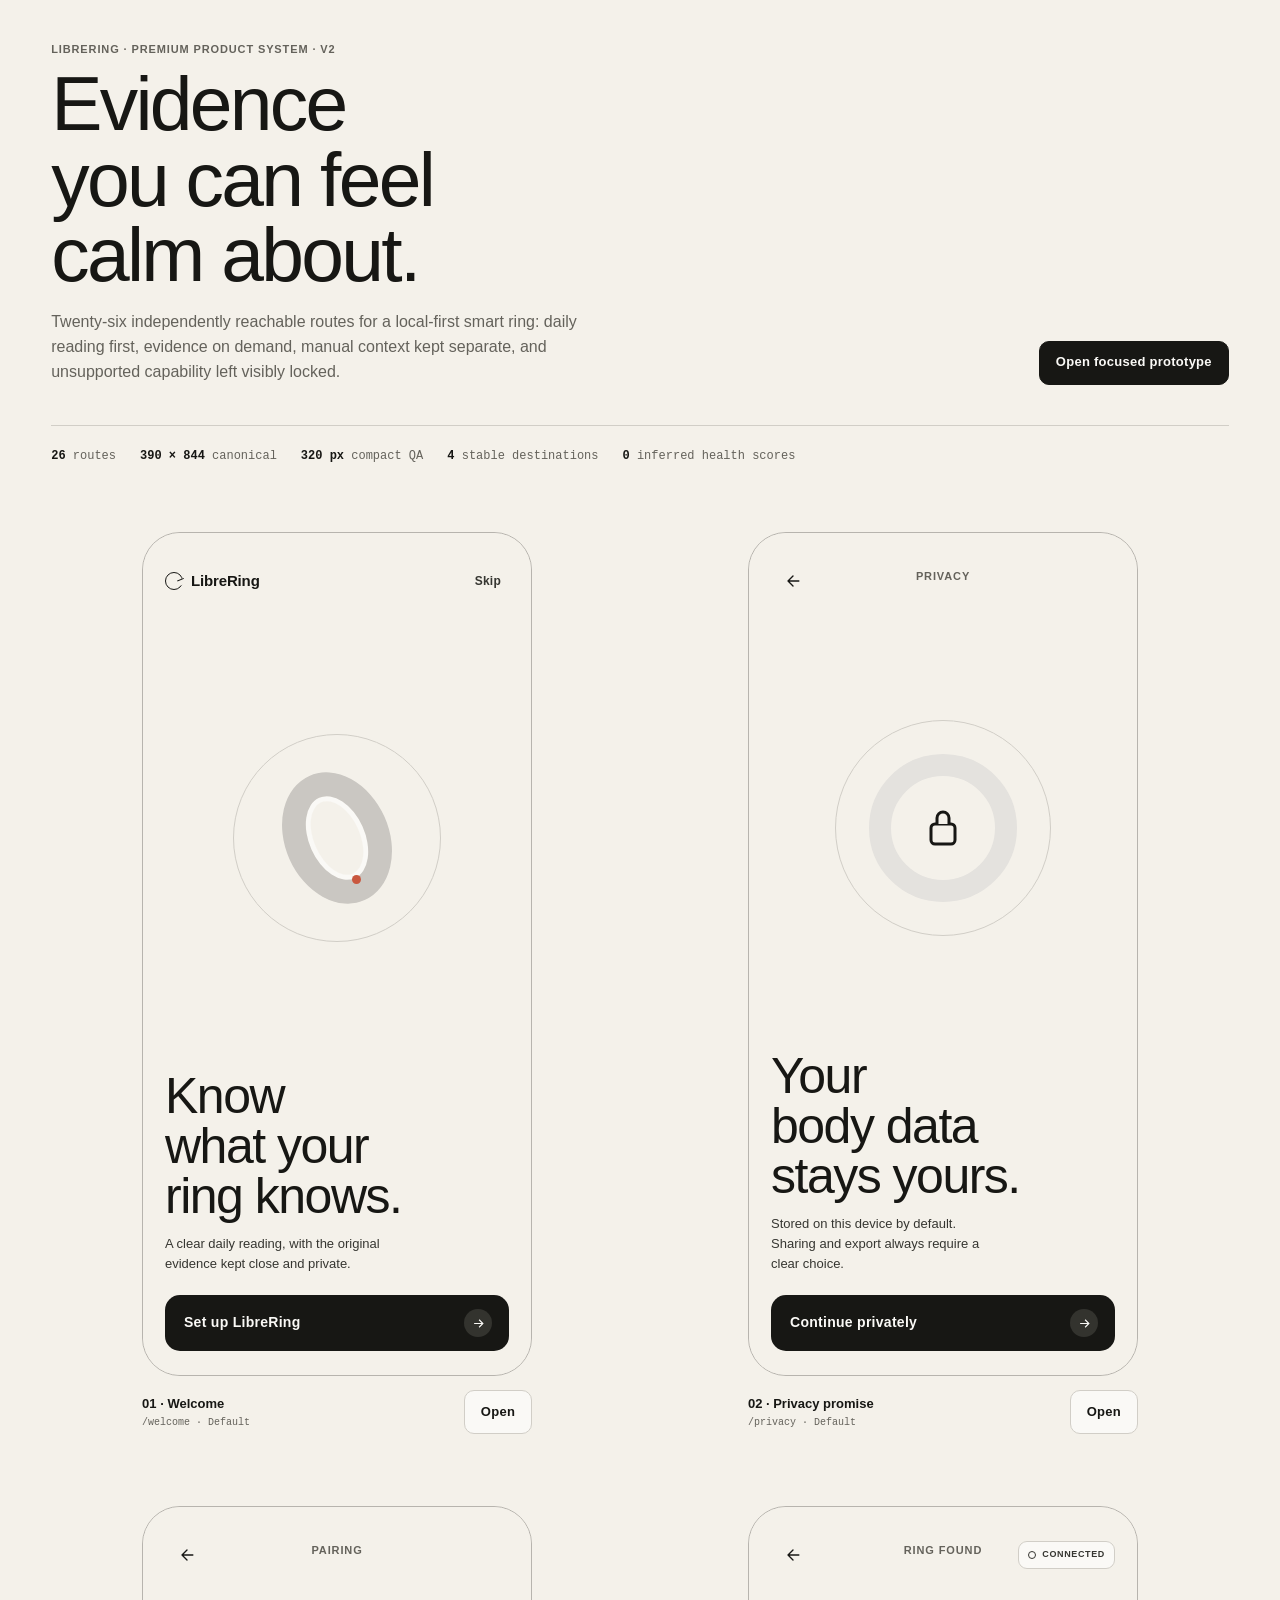
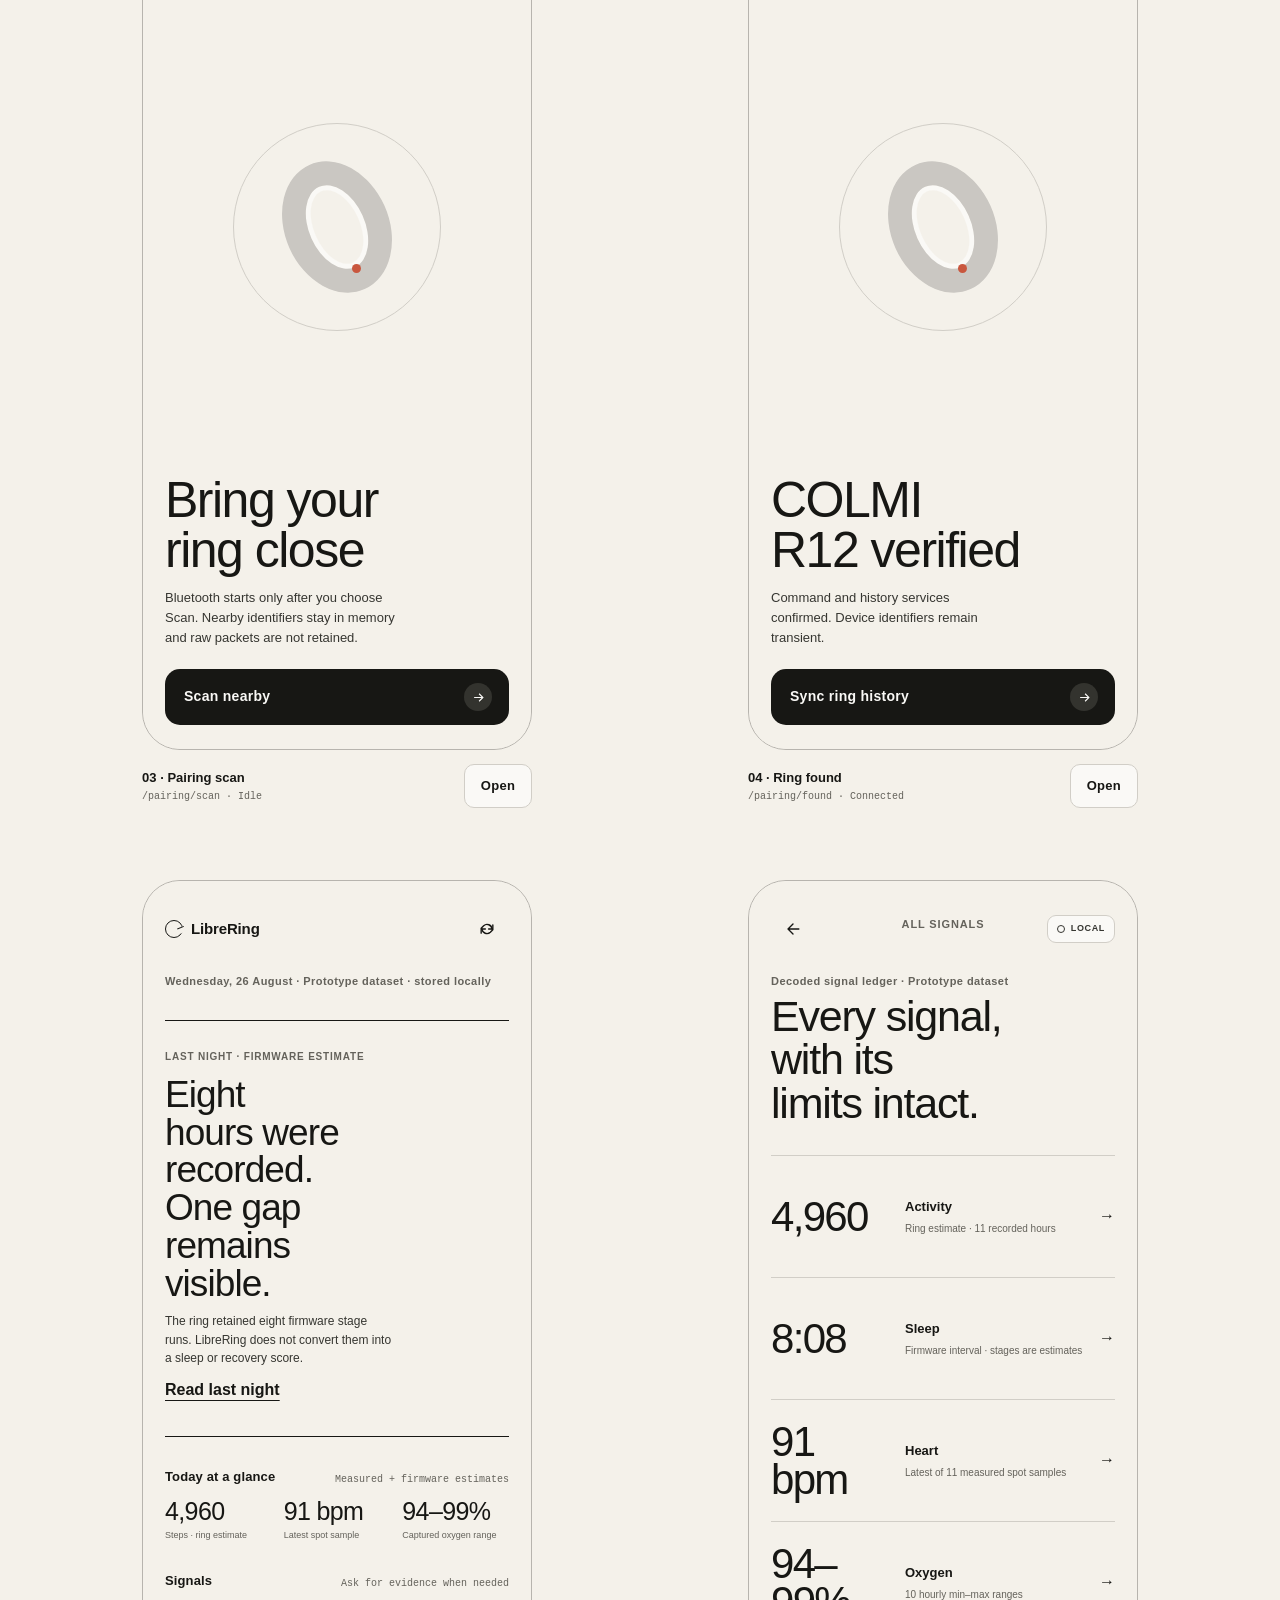
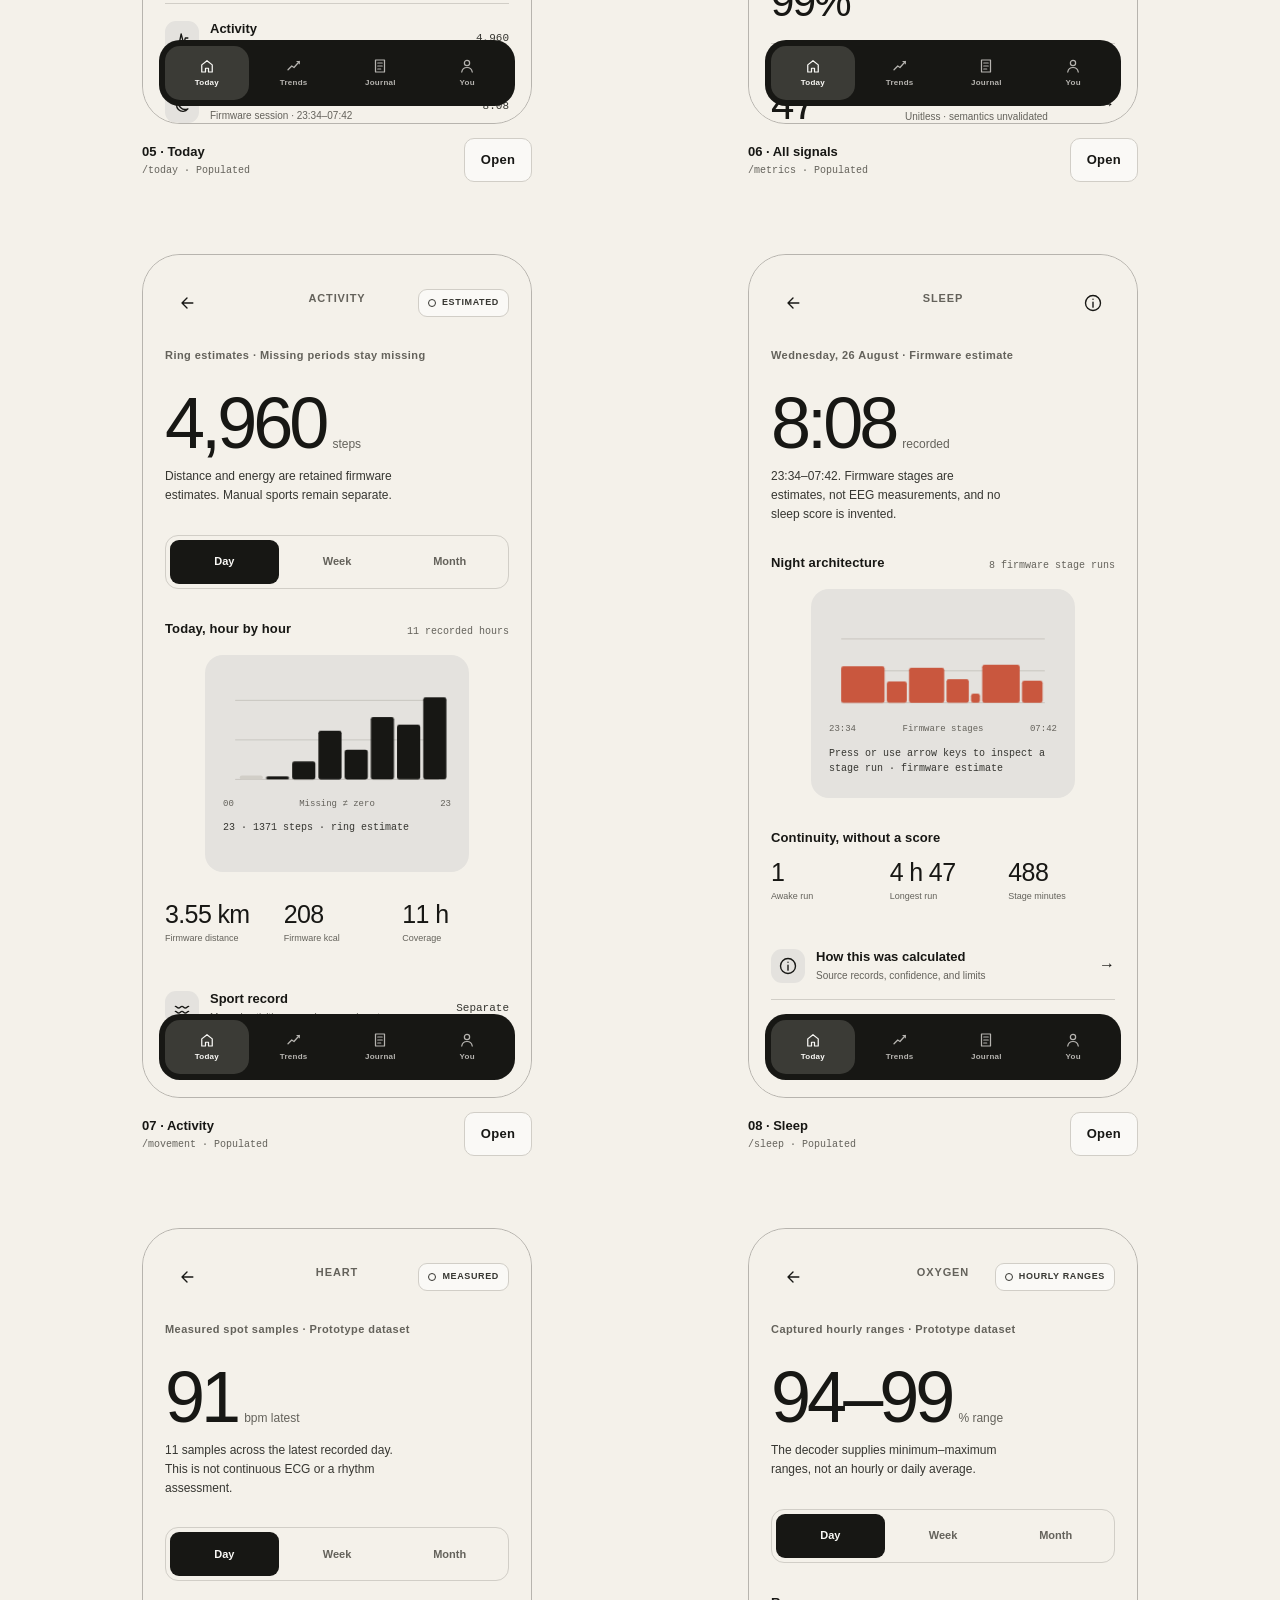
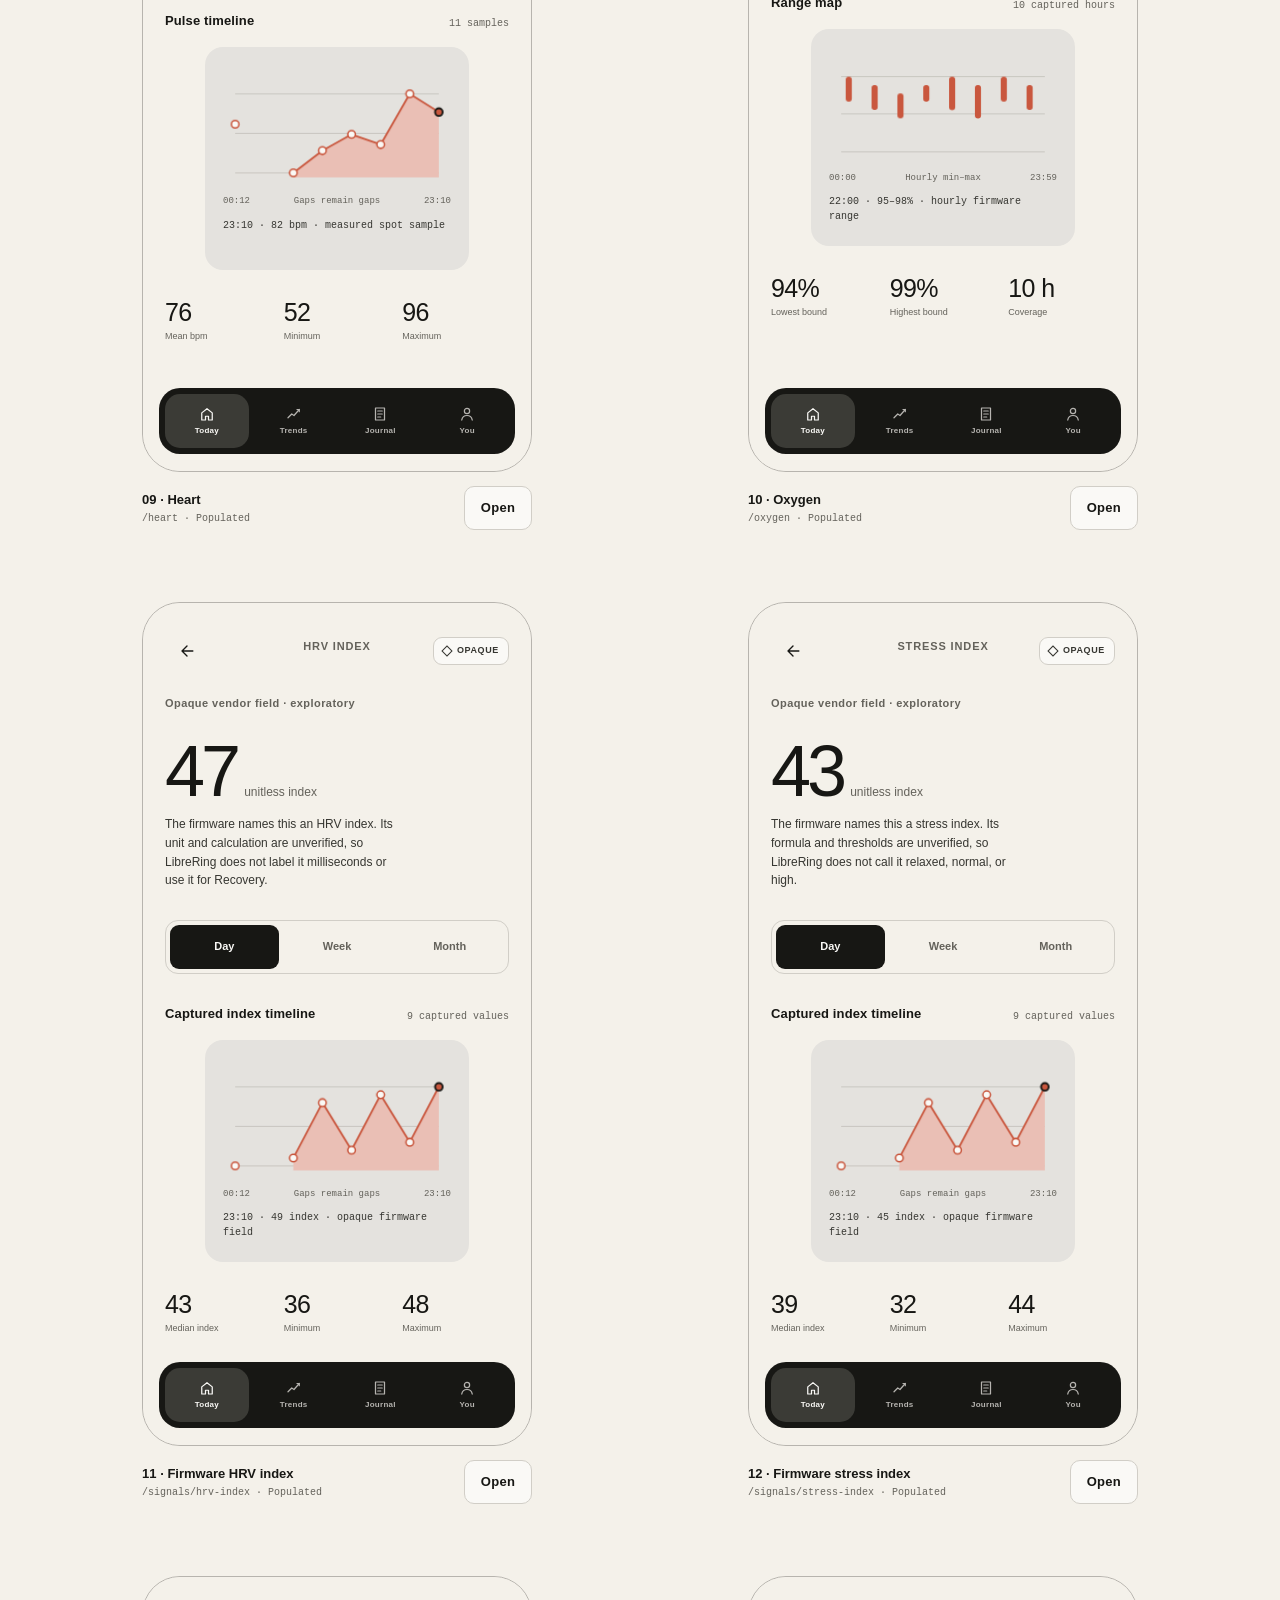
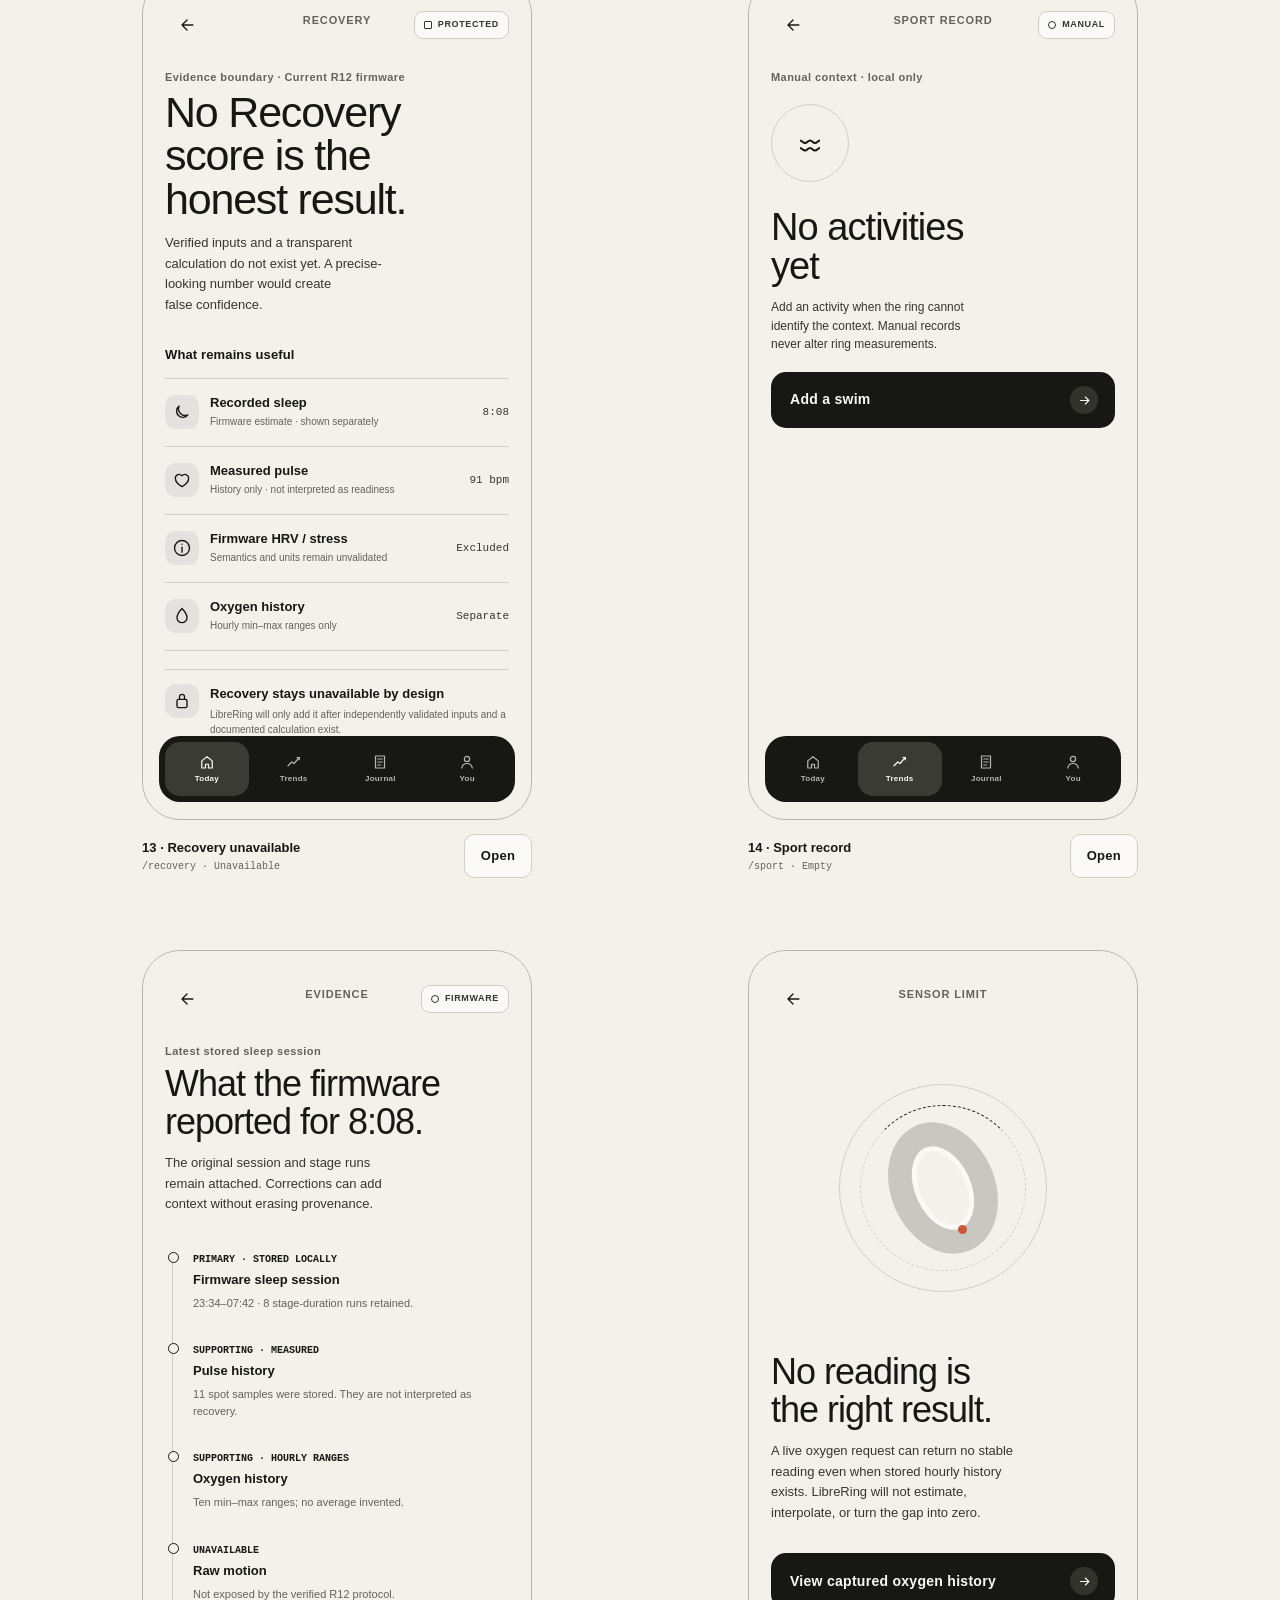
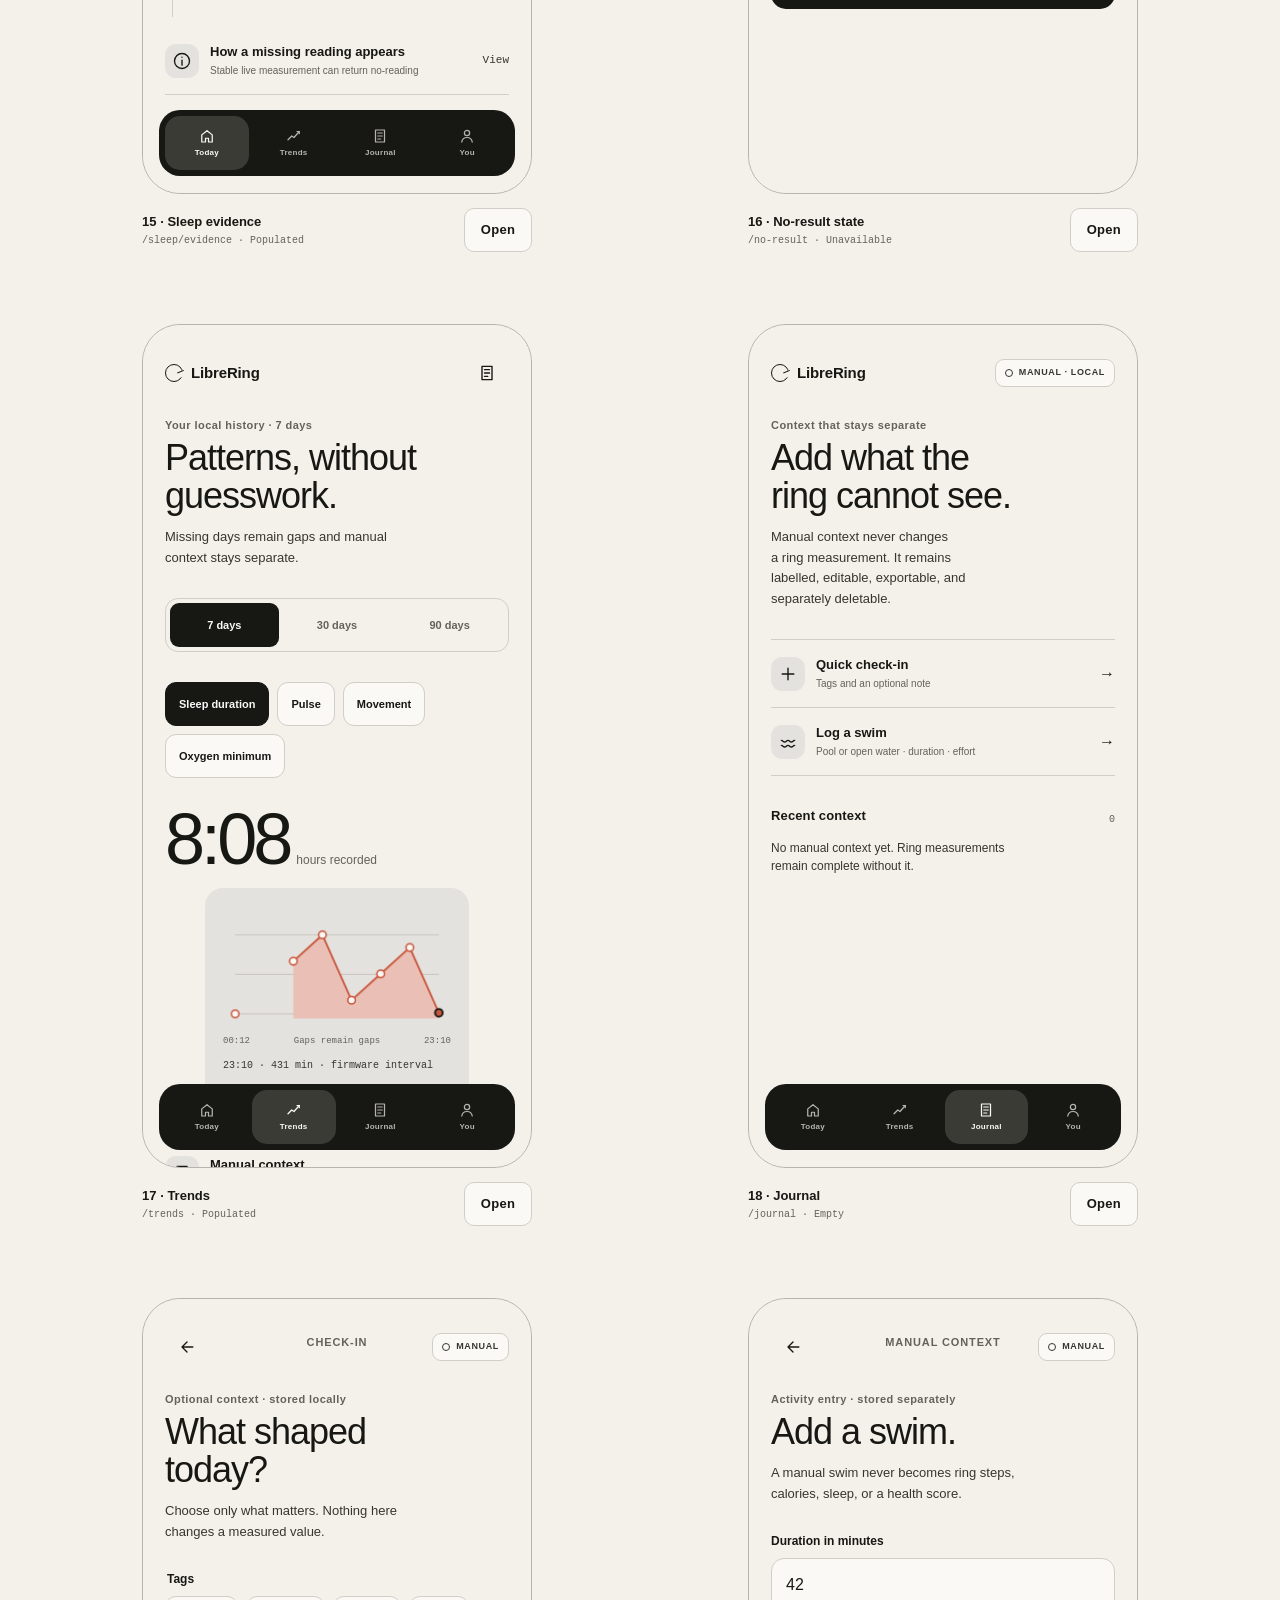
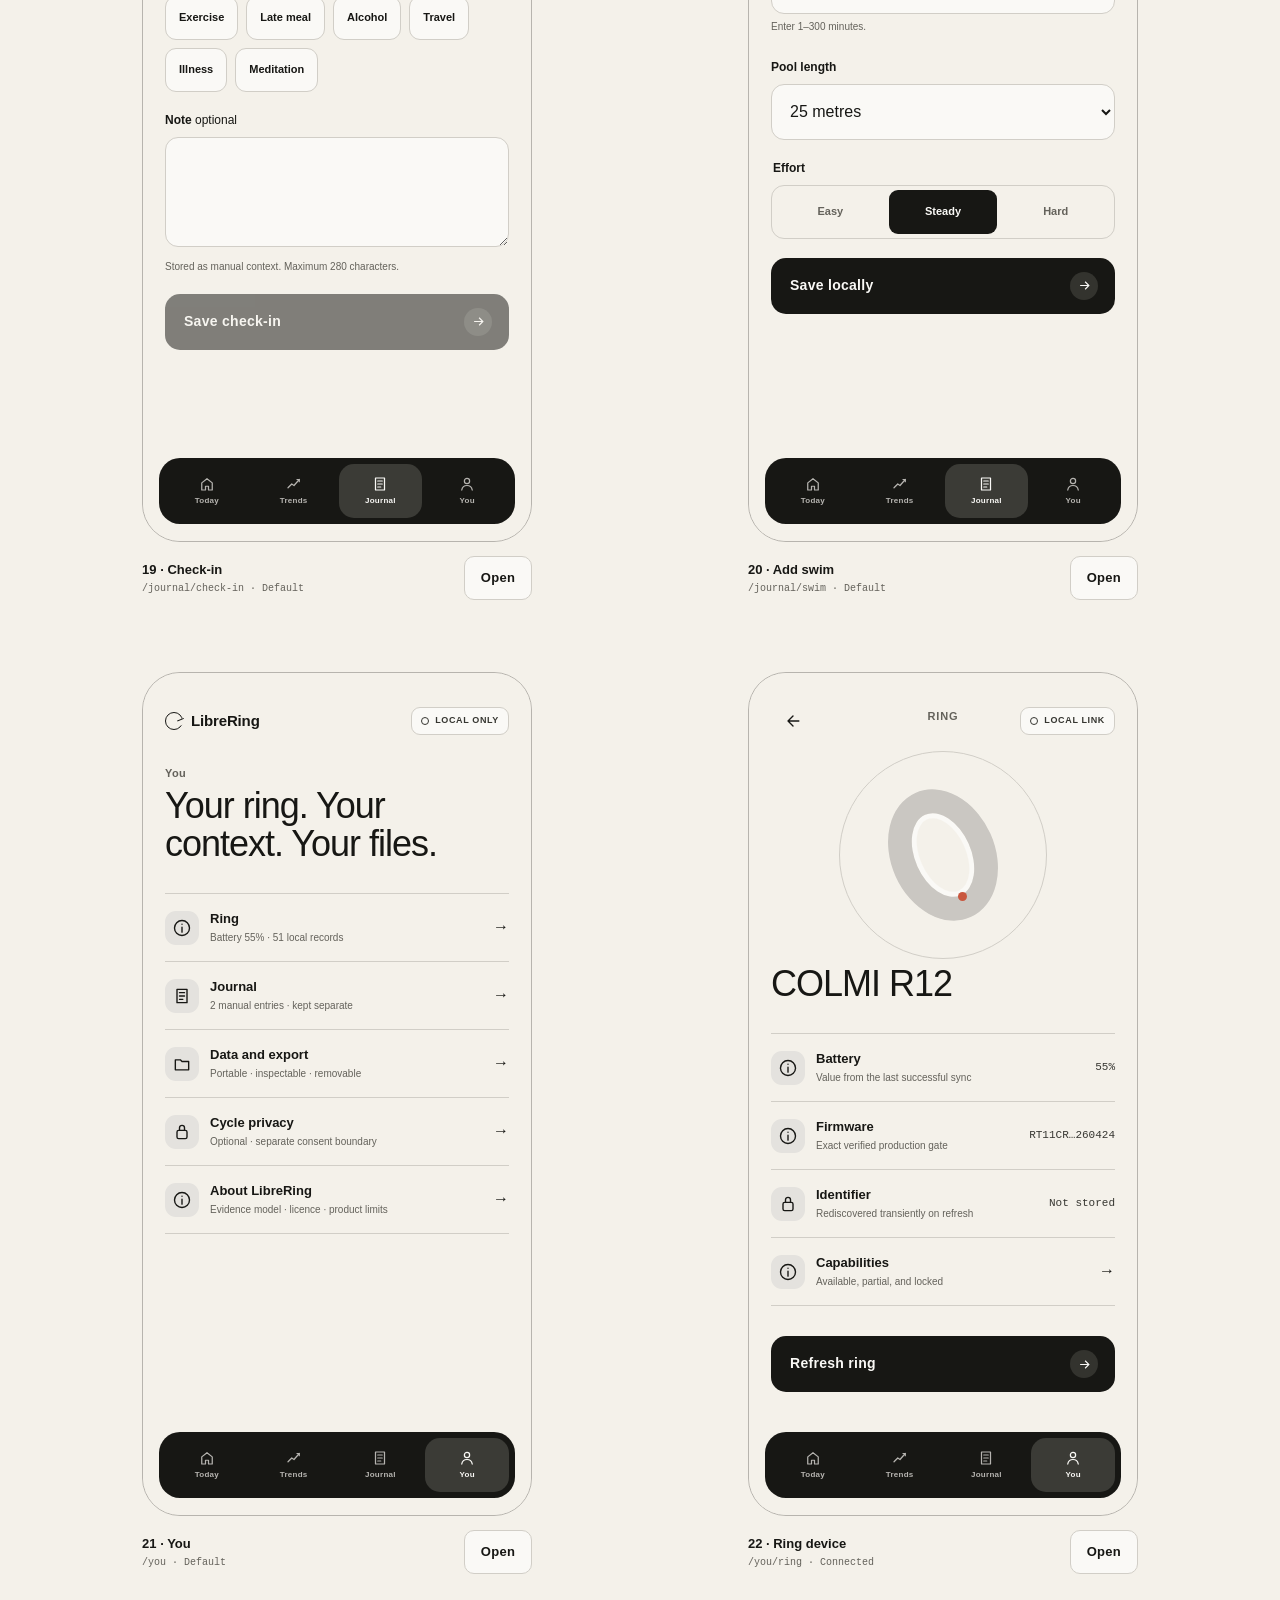
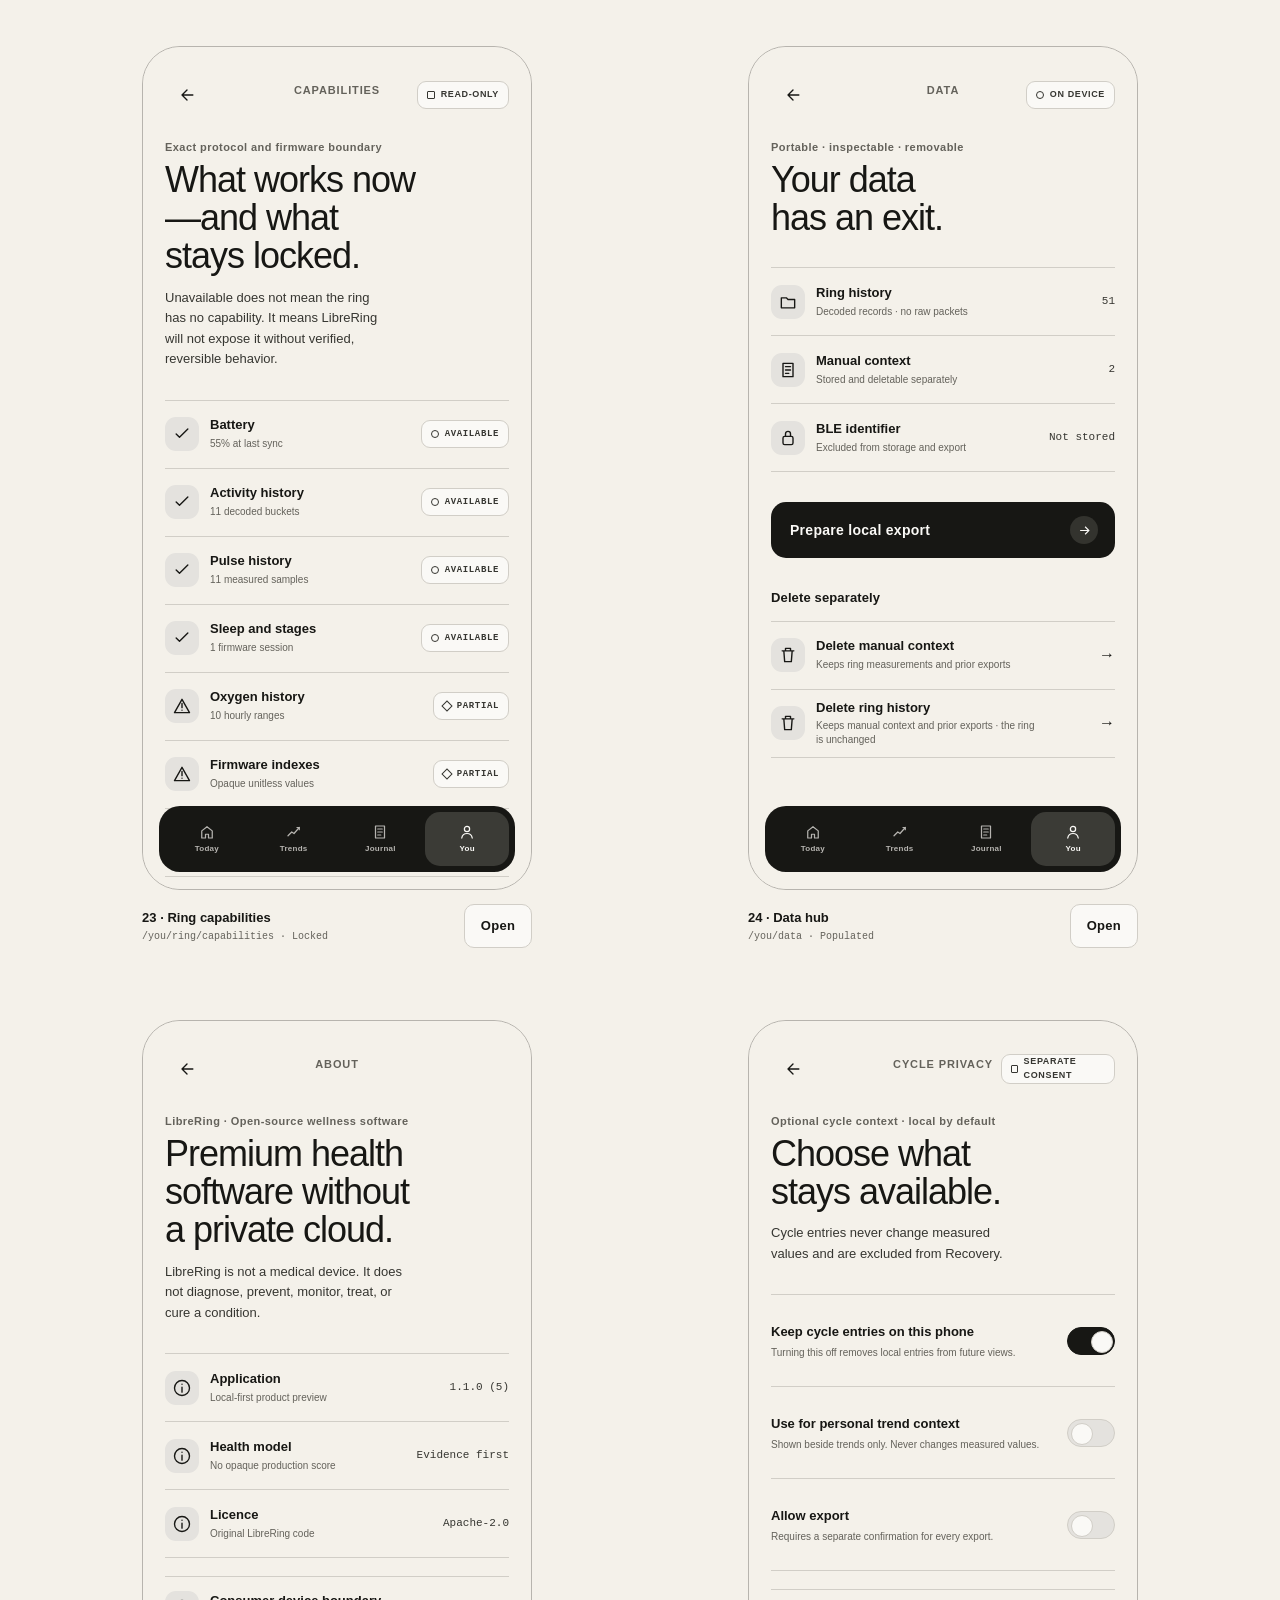
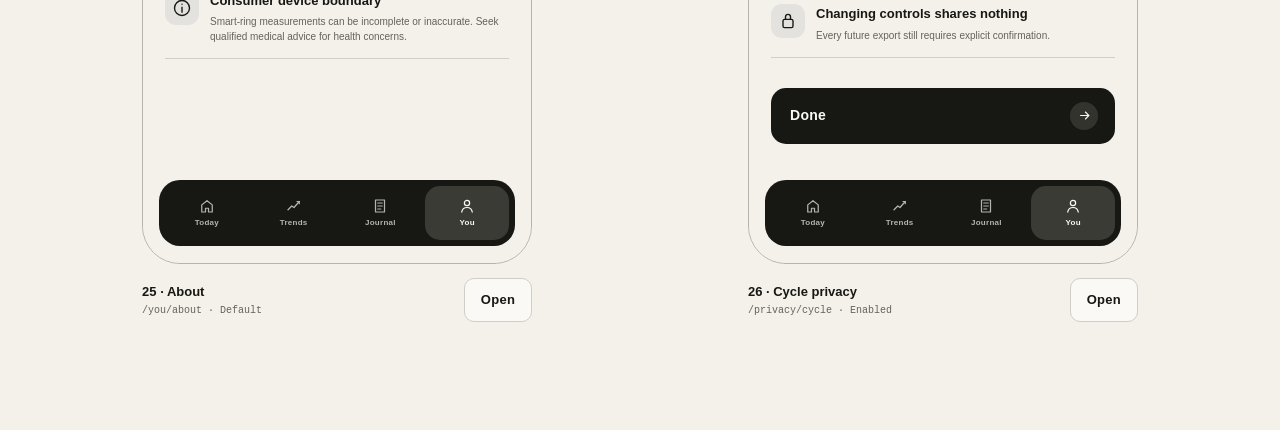
<file: docs/design/opendesign-premium-v2/librering-premium-v2.html>
<!doctype html>
<html lang="en">
<head>
  <meta charset="utf-8">
  <meta name="viewport" content="width=device-width, initial-scale=1">
  <meta name="theme-color" content="#f4f1ea">
  <meta name="description" content="LibreRing Premium V2: a complete local-first smart-ring product prototype with 26 routes and honest evidence states.">
  <meta property="og:title" content="LibreRing Premium V2">
  <meta property="og:description" content="Quiet, evidence-first health software for local smart-ring data.">
  <title>LibreRing — Premium V2 product prototype</title>
  <style>
    :root {
      --bg: oklch(0.9585 0.0098 87.47);
      --surface: oklch(0.9132 0.0058 84.57);
      --fg: oklch(0.2034 0.0058 106.91);
      --muted: oklch(0.4958 0.0112 93.69);
      --border: oklch(0.8518 0.0101 87.48);
      --accent: oklch(0.5973 0.1511 33.88);
      --paper: oklch(0.982 0.004 88);
      --ink-soft: oklch(0.33 0.008 102);
      --accent-soft: oklch(0.84 0.052 34);
      --danger: oklch(0.48 0.15 29);
      --success: oklch(0.45 0.07 145);
      --font-display: "Avenir Next Condensed", "Helvetica Neue", "Neue Haas Grotesk Text Pro", "Nimbus Sans Narrow", sans-serif;
      --font-body: "Avenir Next", "Helvetica Neue", "Nimbus Sans", sans-serif;
      --font-mono: "SFMono-Regular", "SF Mono", "IBM Plex Mono", monospace;
      --ease-out: cubic-bezier(.2, 0, 0, 1);
      --ease-spring: cubic-bezier(.2, 1.28, .42, 1);
      --tap: 44px;
      --phone-width: 390px;
      --phone-height: 844px;
      --text-scale: 1;
    }
    * { box-sizing: border-box; }
    html { min-width: 320px; color-scheme: light; background: var(--bg); scroll-behavior: smooth; }
    body { margin: 0; color: var(--fg); background: var(--bg); font: 400 16px/1.55 var(--font-body); text-rendering: optimizeLegibility; }
    button, input, select, textarea { font: inherit; color: inherit; }
    button { cursor: pointer; }
    button:disabled, input:disabled, select:disabled, textarea:disabled { cursor: not-allowed; opacity: .52; }
    :focus-visible { outline: 3px solid var(--fg); outline-offset: 3px; }
    .sr-only { position: absolute; width: 1px; height: 1px; margin: -1px; overflow: hidden; clip: rect(0 0 0 0); white-space: nowrap; }
    .skip-link { position: fixed; z-index: 8; left: 16px; top: 12px; padding: 10px 14px; background: var(--fg); color: var(--paper); transform: translateY(-160%); transition: transform 140ms var(--ease-out); }
    .skip-link:focus { transform: translateY(0); }

    /* Review shell. Product controls never appear inside the phone. */
    .review-shell { max-width: 1860px; margin: 0 auto; padding: 42px clamp(18px, 4vw, 72px) 108px; }
    .review-header { display: grid; grid-template-columns: minmax(0, 1fr) auto; gap: 32px; align-items: end; padding-bottom: 40px; border-bottom: 1px solid var(--border); }
    .review-kicker, .eyebrow { margin: 0 0 9px; color: var(--muted); font: 600 11px/1.4 var(--font-body); letter-spacing: .08em; text-transform: uppercase; }
    .review-title { max-width: 12ch; margin: 0; font: 300 clamp(46px, 6vw, 86px)/.98 var(--font-display); letter-spacing: -.035em; text-wrap: balance; }
    .review-copy { max-width: 62ch; margin: 18px 0 0; color: var(--muted); }
    .host-button, .host-control, .gallery-open { min-height: 44px; padding: 0 16px; border: 1px solid var(--border); border-radius: 10px; background: var(--paper); font-size: 13px; font-weight: 600; letter-spacing: .02em; transition: transform 120ms var(--ease-out), background-color 150ms var(--ease-out), border-color 150ms var(--ease-out); }
    .host-button { border-color: var(--fg); background: var(--fg); color: var(--paper); }
    .host-button:active, .host-control:active, .gallery-open:active { transform: scale(.97); }
    .review-summary { display: flex; flex-wrap: wrap; gap: 16px 24px; padding: 22px 0 0; color: var(--muted); font: 500 12px/1.4 var(--font-mono); }
    .review-summary strong { color: var(--fg); font-weight: 600; }
    .gallery-grid { display: grid; grid-template-columns: repeat(auto-fit, minmax(390px, 1fr)); gap: 72px 34px; align-items: start; padding-top: 68px; }
    .gallery-item { min-width: 0; display: grid; justify-items: center; gap: 14px; }
    .gallery-caption { width: 390px; max-width: 100%; display: flex; gap: 14px; align-items: center; justify-content: space-between; }
    .gallery-label { min-width: 0; margin: 0; font-size: 13px; font-weight: 600; }
    .gallery-label small { display: block; margin-top: 2px; color: var(--muted); font: 500 10px/1.4 var(--font-mono); }

    /* Focus mode. */
    .focus-layer { position: fixed; z-index: 5; inset: 0; display: grid; grid-template-rows: auto minmax(0, 1fr); background: var(--bg); }
    .focus-layer[hidden] { display: none; }
    .focus-toolbar { display: flex; flex-wrap: wrap; gap: 10px; align-items: center; padding: 12px clamp(12px, 2.5vw, 34px); border-bottom: 1px solid var(--border); background: var(--bg); }
    .focus-toolbar .route-select { min-width: min(290px, 70vw); }
    .focus-toolbar select { min-height: 44px; padding: 0 36px 0 12px; border: 1px solid var(--border); border-radius: 10px; background: var(--paper); font-weight: 600; }
    .toolbar-spacer { flex: 1; }
    .focus-stage { min-height: 0; display: grid; place-items: center; overflow: auto; padding: 18px; }
    .phone-wrap { position: relative; flex: 0 0 auto; width: var(--phone-width); height: var(--phone-height); }
    .focus-phone { transform-origin: top left; }

    /* Canonical phone surface. */
    .phone { position: relative; width: var(--phone-width); height: var(--phone-height); overflow: hidden; border: 1px solid oklch(0.77 0.009 86); border-radius: 38px; background: var(--bg); container-type: inline-size; }
    .phone.is-large-text { --text-scale: 1.28; }
    .phone-screen { position: absolute; inset: 0; overflow: hidden; border-radius: 37px; background: var(--bg); }
    .screen-scroll { height: 100%; overflow-x: hidden; overflow-y: auto; overscroll-behavior: contain; scrollbar-width: none; padding: 24px 22px 114px; }
    .screen-scroll::-webkit-scrollbar { display: none; }
    .onboarding .screen-scroll { display: flex; flex-direction: column; padding-bottom: 24px; }
    .route-enter { animation: route-in 230ms var(--ease-out) both; }
    @keyframes route-in { from { opacity: 0; transform: translateX(var(--route-shift, 10px)); } to { opacity: 1; transform: translateX(0); } }
    .appbar { min-height: 48px; display: grid; grid-template-columns: minmax(48px, 1fr) auto minmax(48px, 1fr); gap: 8px; align-items: center; }
    .appbar > :first-child { justify-self: start; }
    .appbar > :last-child { justify-self: end; }
    .wordmark { min-height: 44px; display: inline-flex; align-items: center; gap: 8px; font-size: calc(15px * var(--text-scale)); font-weight: 600; letter-spacing: -.01em; }
    .mark { position: relative; width: 18px; height: 18px; border: 1.8px solid currentColor; border-radius: 50%; }
    .mark::after { content: ""; position: absolute; right: -3px; top: 6px; width: 7px; height: 5px; border-top: 1.8px solid currentColor; background: var(--bg); transform: rotate(-22deg); }
    .icon-button, .text-button, .row-button, .nav-button, .seg-button, .chip, .toggle, .chart-button { border: 0; background: transparent; }
    .icon-button { width: 44px; height: 44px; display: grid; place-items: center; border-radius: 50%; }
    .icon-button svg, .row-icon svg, .nav-button svg, .status-icon svg { width: 20px; height: 20px; fill: none; stroke: currentColor; stroke-width: 1.65; stroke-linecap: round; stroke-linejoin: round; }
    .text-button { min-height: 44px; padding: 0 8px; color: var(--ink-soft); font-size: 12px; font-weight: 600; letter-spacing: .02em; }
    .page-meta { margin: 20px 0 5px; color: var(--muted); font-size: calc(11px * var(--text-scale)); font-weight: 600; letter-spacing: .04em; }
    .page-title { max-width: 11ch; margin: 0; font: 400 calc(43px * var(--text-scale))/1.01 var(--font-display); letter-spacing: -.028em; text-wrap: balance; }
    .page-title.compact { max-width: 14ch; font-size: calc(36px * var(--text-scale)); line-height: 1.06; }
    .lede { max-width: 34ch; margin: 12px 0 0; color: var(--ink-soft); font-size: calc(13px * var(--text-scale)); line-height: 1.58; text-wrap: pretty; }
    .section { margin-top: 30px; }
    .section-head { display: flex; gap: 16px; align-items: end; justify-content: space-between; margin-bottom: 12px; }
    .section-head h2 { margin: 0; font-size: calc(13px * var(--text-scale)); font-weight: 650; letter-spacing: .01em; }
    .section-head span { color: var(--muted); font: 500 calc(10px * var(--text-scale))/1.4 var(--font-mono); text-align: right; }
    .display-value { display: block; margin-top: 28px; font: 300 calc(72px * var(--text-scale))/.88 var(--font-display); letter-spacing: -.055em; font-variant-numeric: tabular-nums; }
    .display-value small { margin-left: 7px; color: var(--muted); font: 500 calc(12px * var(--text-scale))/1.2 var(--font-body); letter-spacing: 0; }
    .measurement-note { max-width: 36ch; margin: 12px 0 0; color: var(--ink-soft); font-size: calc(12px * var(--text-scale)); line-height: 1.55; }
    .primary { width: 100%; min-height: 56px; display: flex; align-items: center; justify-content: space-between; gap: 14px; padding: 0 17px 0 19px; border: 0; border-radius: 15px; background: var(--fg); color: var(--paper); font-size: calc(14px * var(--text-scale)); font-weight: 650; letter-spacing: .02em; transition: transform 120ms var(--ease-spring), background-color 150ms var(--ease-out); }
    .primary:active, .row-button:active, .chip:active, .seg-button:active { transform: scale(.975); }
    .primary .button-arrow { width: 28px; height: 28px; display: grid; place-items: center; border-radius: 50%; background: oklch(0.32 0.008 103); }
    .primary .button-arrow svg { width: 15px; height: 15px; fill: none; stroke: currentColor; stroke-width: 1.8; }
    .quiet-action { min-height: 44px; padding: 0; border: 0; background: transparent; font-weight: 650; text-decoration: underline; text-underline-offset: 5px; }
    .rule-list { border-top: 1px solid var(--border); }
    .row-button, .data-row { width: 100%; min-height: 68px; display: flex; gap: 12px; align-items: center; justify-content: space-between; padding: 10px 0; border-bottom: 1px solid var(--border); text-align: left; transition: transform 120ms var(--ease-spring), background-color 150ms var(--ease-out); }
    .row-main { min-width: 0; display: flex; gap: 11px; align-items: center; }
    .row-icon, .status-icon { width: 34px; height: 34px; flex: 0 0 auto; display: grid; place-items: center; border-radius: 11px; background: var(--surface); }
    .row-title { display: block; font-size: calc(13px * var(--text-scale)); font-weight: 650; line-height: 1.3; }
    .row-meta { display: block; margin-top: 3px; color: var(--muted); font-size: calc(10px * var(--text-scale)); line-height: 1.4; text-wrap: pretty; }
    .row-value { flex: 0 0 auto; max-width: 34%; color: var(--ink-soft); font: 500 calc(11px * var(--text-scale))/1.35 var(--font-mono); text-align: right; overflow-wrap: anywhere; }
    .status-line { display: inline-flex; min-height: 28px; align-items: center; gap: 6px; padding: 0 9px; border: 1px solid var(--border); border-radius: 9px; background: var(--paper); color: var(--ink-soft); font-size: 9px; font-weight: 700; letter-spacing: .07em; text-transform: uppercase; }
    .status-line::before { content: ""; width: 6px; height: 6px; border: 1px solid currentColor; border-radius: 50%; }
    .status-line[data-tone="locked"]::before { border-radius: 1px; }
    .status-line[data-tone="partial"]::before { border-radius: 0; transform: rotate(45deg); }
    .status-strip { margin-top: 18px; display: grid; grid-template-columns: auto 1fr; gap: 11px; align-items: start; padding: 14px 0; border-block: 1px solid var(--border); }
    .status-strip h2 { margin: 0; font-size: calc(13px * var(--text-scale)); font-weight: 650; }
    .status-strip p { margin: 3px 0 0; color: var(--muted); font-size: calc(10px * var(--text-scale)); line-height: 1.5; }
    .status-strip[data-tone="error"] { color: var(--danger); }
    .status-strip[data-tone="success"] { color: var(--success); }

    /* Ring motif: flat layers only; state is encoded by shape, label, and motion. */
    .ring-stage { flex: 1; min-height: 330px; display: grid; place-items: center; }
    .ring-motif { position: relative; width: 208px; height: 208px; display: grid; place-items: center; border: 1px solid var(--border); border-radius: 50%; }
    .ring-motif .body { width: 104px; height: 136px; border: 24px solid oklch(0.83 0.008 82); border-radius: 50%; transform: rotate(-24deg); box-shadow: inset 0 0 0 5px var(--paper); }
    .ring-motif .sensor { position: absolute; left: 118px; top: 140px; width: 9px; height: 9px; border-radius: 50%; background: var(--accent); }
    .ring-motif .orbit { position: absolute; inset: 20px; border: 1px solid var(--border); border-top-color: var(--fg); border-radius: 50%; opacity: 0; }
    .ring-motif[data-mode="searching"] .orbit, .ring-motif[data-mode="syncing"] .orbit { opacity: 1; animation: orbit 920ms var(--ease-out) 4; }
    .ring-motif[data-mode="partial"] .orbit { opacity: 1; border-style: dashed; }
    .ring-motif[data-mode="error"] .orbit { opacity: 1; border-color: var(--danger); border-left-color: transparent; }
    .ring-motif[data-mode="locked"] .sensor { width: 12px; height: 10px; border: 1.5px solid var(--fg); border-radius: 2px; background: var(--bg); }
    @keyframes orbit { to { transform: rotate(360deg); } }
    .privacy-figure { flex: 1; min-height: 330px; display: grid; place-items: center; }
    .privacy-disc { position: relative; width: 216px; height: 216px; display: grid; place-items: center; border: 1px solid var(--border); border-radius: 50%; }
    .privacy-disc::before { content: ""; width: 104px; height: 104px; border: 22px solid var(--surface); border-radius: 50%; }
    .privacy-disc svg { position: absolute; width: 48px; height: 48px; fill: var(--bg); stroke: var(--fg); stroke-width: 1.5; }
    .onboard-copy { margin-top: auto; }
    .onboard-title { max-width: 9ch; margin: 0; font: 400 calc(50px * var(--text-scale))/1 var(--font-display); letter-spacing: -.03em; text-wrap: balance; }
    .onboard-sub { max-width: 32ch; margin: 13px 0 21px; color: var(--ink-soft); font-size: calc(13px * var(--text-scale)); line-height: 1.55; }

    /* Instruments and state surfaces. */
    .instrument { padding: 18px; border-radius: 18px; background: var(--surface); }
    .instrument svg { display: block; width: 100%; height: auto; overflow: visible; touch-action: none; }
    .chart-grid { stroke: oklch(0.80 0.009 87); stroke-width: 1; }
    .chart-area { fill: var(--accent-soft); opacity: .7; }
    .chart-line { fill: none; stroke: var(--accent); stroke-width: 2.4; stroke-linecap: round; stroke-linejoin: round; }
    .chart-point { fill: var(--paper); stroke: var(--accent); stroke-width: 2; }
    .chart-point[aria-current="true"] { fill: var(--accent); stroke: var(--fg); stroke-width: 2.5; }
    .chart-bar { fill: var(--fg); }
    .chart-range { fill: var(--accent); }
    .chart-gap { fill: var(--border); }
    .chart-axis { display: flex; justify-content: space-between; margin-top: 8px; color: var(--muted); font: 500 9px/1.4 var(--font-mono); }
    .scrub-output { min-height: 34px; display: block; margin-top: 10px; color: var(--ink-soft); font: 500 calc(10px * var(--text-scale))/1.5 var(--font-mono); }
    .chart-swap .chart-area, .chart-swap .chart-line, .chart-swap .chart-bar, .chart-swap .chart-range { animation: chart-enter 260ms var(--ease-out) both; transform-origin: bottom; }
    .chart-swap .chart-point { animation: point-enter 180ms var(--ease-out) both; }
    @keyframes chart-enter { from { opacity: 0; transform: scaleY(.86); } to { opacity: 1; transform: scaleY(1); } }
    @keyframes point-enter { from { opacity: 0; } to { opacity: 1; } }
    .segment { display: grid; grid-template-columns: repeat(3, 1fr); gap: 4px; padding: 4px; border: 1px solid var(--border); border-radius: 13px; }
    .seg-button { min-height: 44px; border-radius: 9px; color: var(--muted); font-size: calc(11px * var(--text-scale)); font-weight: 650; transition: transform 120ms var(--ease-spring), background-color 150ms var(--ease-out), color 150ms var(--ease-out); }
    .seg-button[aria-pressed="true"] { background: var(--fg); color: var(--paper); }
    .metric-ledger { border-top: 1px solid var(--border); }
    .metric-entry { min-height: 122px; display: grid; grid-template-columns: minmax(108px, .8fr) 1.2fr auto; gap: 14px; align-items: center; padding: 16px 0; border-bottom: 1px solid var(--border); }
    .metric-entry strong { font: 300 calc(42px * var(--text-scale))/.9 var(--font-display); letter-spacing: -.04em; font-variant-numeric: tabular-nums; }
    .metric-entry h2 { margin: 0; font-size: calc(13px * var(--text-scale)); }
    .metric-entry p { margin: 4px 0 0; color: var(--muted); font-size: calc(10px * var(--text-scale)); line-height: 1.45; }
    .story { margin-top: 30px; padding: 22px 0 24px; border-block: 1px solid var(--fg); }
    .story .story-label { color: var(--muted); font-size: 10px; font-weight: 700; letter-spacing: .08em; text-transform: uppercase; }
    .story h2 { max-width: 10ch; margin: 8px 0 10px; font: 400 calc(37px * var(--text-scale))/1.02 var(--font-display); letter-spacing: -.025em; text-wrap: balance; }
    .story p { max-width: 34ch; margin: 0; color: var(--ink-soft); font-size: calc(12px * var(--text-scale)); }
    .mini-stats { display: grid; grid-template-columns: repeat(3, 1fr); gap: 12px; }
    .mini-stat { min-width: 0; }
    .mini-stat strong { display: block; font: 400 calc(25px * var(--text-scale))/1 var(--font-display); letter-spacing: -.025em; font-variant-numeric: tabular-nums; }
    .mini-stat span { display: block; margin-top: 5px; color: var(--muted); font-size: calc(9px * var(--text-scale)); line-height: 1.35; }
    .evidence-line { position: relative; padding-left: 28px; }
    .evidence-line::before { content: ""; position: absolute; left: 7px; top: 10px; bottom: 10px; width: 1px; background: var(--border); }
    .evidence-item { position: relative; padding: 0 0 25px; }
    .evidence-item::before { content: ""; position: absolute; left: -25px; top: 7px; width: 9px; height: 9px; border: 1px solid var(--fg); border-radius: 50%; background: var(--bg); }
    .evidence-item h2 { margin: 0; font-size: calc(13px * var(--text-scale)); }
    .evidence-item p { margin: 5px 0 0; color: var(--muted); font-size: calc(11px * var(--text-scale)); line-height: 1.5; }
    .evidence-item strong { font: 600 calc(10px * var(--text-scale))/1.4 var(--font-mono); }
    .empty-state { min-height: 350px; display: grid; align-content: center; justify-items: start; }
    .empty-mark { width: 78px; height: 78px; display: grid; place-items: center; margin-bottom: 26px; border: 1px solid var(--border); border-radius: 50%; }
    .empty-mark svg { width: 30px; height: 30px; fill: none; stroke: var(--fg); stroke-width: 1.5; }
    .empty-state h2 { max-width: 11ch; margin: 0; font: 400 calc(38px * var(--text-scale))/1.03 var(--font-display); letter-spacing: -.025em; }
    .empty-state p { max-width: 32ch; margin: 12px 0 18px; color: var(--ink-soft); font-size: calc(12px * var(--text-scale)); }
    .skeleton { border-radius: 8px; background: var(--surface); }
    .skeleton.title { width: 76%; height: 42px; margin-top: 26px; }
    .skeleton.copy { width: 92%; height: 58px; margin-top: 14px; }
    .skeleton.chart { height: 230px; margin-top: 30px; }

    /* Forms, toggles, sheets, and bottom navigation. */
    .form-stack { display: grid; gap: 19px; margin-top: 28px; }
    .field-label { display: block; margin-bottom: 7px; font-size: calc(12px * var(--text-scale)); font-weight: 650; }
    .field-hint, .field-error { display: block; margin-top: 5px; color: var(--muted); font-size: calc(10px * var(--text-scale)); }
    .field-error { color: var(--danger); }
    .field, .select-field, textarea { width: 100%; min-height: 56px; padding: 12px 14px; border: 1px solid var(--border); border-radius: 13px; background: var(--paper); }
    .field[aria-invalid="true"], textarea[aria-invalid="true"] { border-color: var(--danger); }
    textarea { min-height: 110px; resize: vertical; }
    .chips { display: flex; flex-wrap: wrap; gap: 8px; }
    .chip { min-height: 44px; padding: 0 13px; border: 1px solid var(--border); border-radius: 11px; background: var(--paper); font-size: calc(11px * var(--text-scale)); font-weight: 600; transition: transform 120ms var(--ease-spring), background-color 150ms var(--ease-out), color 150ms var(--ease-out); }
    .chip[aria-pressed="true"] { border-color: var(--fg); background: var(--fg); color: var(--paper); }
    .toggle-row { min-height: 92px; display: grid; grid-template-columns: 1fr auto; gap: 16px; align-items: center; border-bottom: 1px solid var(--border); }
    .toggle-row h2 { margin: 0; font-size: calc(13px * var(--text-scale)); }
    .toggle-row p { margin: 4px 0 0; color: var(--muted); font-size: calc(10px * var(--text-scale)); line-height: 1.45; }
    .toggle { width: 54px; height: 44px; display: grid; place-items: center; }
    .toggle-track { position: relative; width: 48px; height: 28px; border: 1px solid var(--border); border-radius: 14px; background: var(--surface); transition: background-color 150ms var(--ease-out), border-color 150ms var(--ease-out); }
    .toggle-track::after { content: ""; position: absolute; left: 3px; top: 3px; width: 20px; height: 20px; border-radius: 50%; background: var(--paper); border: 1px solid var(--border); transition: transform 160ms var(--ease-spring), background-color 150ms var(--ease-out); }
    .toggle[aria-checked="true"] .toggle-track { border-color: var(--fg); background: var(--fg); }
    .toggle[aria-checked="true"] .toggle-track::after { transform: translateX(20px); }
    .toggle[data-loading="true"] .toggle-track::after { animation: toggle-wait 620ms var(--ease-out) 2; }
    @keyframes toggle-wait { 50% { transform: translateX(10px); } }
    .bottom-nav { position: absolute; z-index: 2; left: 16px; right: 16px; bottom: 17px; height: 66px; display: grid; grid-template-columns: repeat(4, 1fr); gap: 3px; padding: 6px; border-radius: 21px; background: var(--fg); color: var(--paper); }
    .nav-button { min-width: 0; min-height: 52px; display: grid; place-items: center; align-content: center; gap: 2px; border-radius: 15px; color: oklch(0.77 0.006 90); font-size: 8px; font-weight: 650; letter-spacing: .035em; transition: transform 120ms var(--ease-spring), background-color 150ms var(--ease-out), color 150ms var(--ease-out); }
    .nav-button[aria-current="page"] { background: oklch(0.35 0.008 104); color: var(--paper); }
    .nav-button:active { transform: scale(.95); }
    .nav-button svg { width: 18px; height: 18px; }
    .sheet-backdrop { position: absolute; z-index: 3; inset: 0; display: grid; align-items: end; padding: 12px; background: oklch(0.25 0.006 105 / .28); }
    .sheet { padding: 22px; border-radius: 24px; background: var(--paper); }
    .sheet h2 { margin: 0; font: 500 calc(26px * var(--text-scale))/1.1 var(--font-display); letter-spacing: -.02em; }
    .sheet p { margin: 9px 0 18px; color: var(--ink-soft); font-size: 12px; }
    .sheet-actions { display: grid; grid-template-columns: 1fr 1fr; gap: 10px; }
    .sheet-actions button { min-height: 48px; border: 1px solid var(--border); border-radius: 12px; background: var(--paper); font-weight: 650; }
    .sheet-actions .danger { border-color: var(--danger); color: var(--danger); }
    .toast { position: absolute; z-index: 4; left: 22px; right: 22px; bottom: 96px; min-height: 54px; display: flex; align-items: center; padding: 12px 15px; border-radius: 14px; background: var(--fg); color: var(--paper); font-size: 12px; animation: toast-in 180ms var(--ease-out) both; }
    @keyframes toast-in { from { opacity: 0; transform: translateY(8px); } to { opacity: 1; transform: translateY(0); } }

    @media (hover: hover) and (pointer: fine) {
      .host-button:hover { background: var(--ink-soft); }
      .host-control:hover, .gallery-open:hover { border-color: var(--fg); background: var(--surface); }
      .icon-button:hover, .text-button:hover, .row-button:hover, .quiet-action:hover { background: var(--surface); color: var(--fg); }
      .primary:hover { background: var(--ink-soft); }
      .nav-button:hover { color: var(--paper); }
    }
    @media (max-width: 760px) {
      .review-shell { padding-inline: 16px; padding-top: 28px; }
      .review-header { grid-template-columns: 1fr; }
      .review-title { font-size: 48px; }
      .gallery-grid { grid-template-columns: 1fr; gap: 54px; }
      .toolbar-label { display: none; }
      .focus-toolbar .route-select { order: 3; width: 100%; }
      .focus-stage { padding: 10px; }
    }
    @container (max-width: 340px) {
      .screen-scroll { padding-inline: 17px; }
      .page-title { font-size: calc(37px * var(--text-scale)); }
      .onboard-title { font-size: calc(43px * var(--text-scale)); }
      .display-value { font-size: calc(62px * var(--text-scale)); }
      .metric-entry { grid-template-columns: 92px 1fr auto; gap: 9px; }
      .metric-entry strong { font-size: calc(34px * var(--text-scale)); }
      .ring-stage, .privacy-figure { min-height: 300px; }
      .ring-motif { transform: scale(.86); }
    }
    @media (prefers-reduced-motion: reduce) {
      html { scroll-behavior: auto; }
      *, *::before, *::after { animation-duration: .01ms !important; animation-iteration-count: 1 !important; transition-duration: .01ms !important; }
      .route-enter, .toast { transform: none !important; }
    }
    .force-reduced *, .force-reduced *::before, .force-reduced *::after { animation-duration: .01ms !important; animation-iteration-count: 1 !important; transition-duration: .01ms !important; }
    .force-reduced .route-enter, .force-reduced .toast { transform: none !important; }
    body.using-keyboard .phone .primary:active, body.using-keyboard .phone .row-button:active, body.using-keyboard .phone .chip:active, body.using-keyboard .phone .seg-button:active, body.using-keyboard .phone .nav-button:active { transform: none; }
  </style>
</head>
<body>
  <a class="skip-link" href="#gallery-grid">Skip to route gallery</a>
  <main class="review-shell" id="review-shell" data-od-id="premium-v2-gallery">
    <header class="review-header">
      <div>
        <p class="review-kicker">LibreRing · Premium product system · V2</p>
        <h1 class="review-title">Evidence you can feel calm about.</h1>
        <p class="review-copy">Twenty-six independently reachable routes for a local-first smart ring: daily reading first, evidence on demand, manual context kept separate, and unsupported capability left visibly locked.</p>
      </div>
      <button class="host-button" type="button" data-open-focus="/welcome" data-od-id="open-focused-prototype">Open focused prototype</button>
    </header>
    <div class="review-summary" aria-label="Prototype scope">
      <span><strong>26</strong> routes</span><span><strong>390 × 844</strong> canonical</span><span><strong>320 px</strong> compact QA</span><span><strong>4</strong> stable destinations</span><span><strong>0</strong> inferred health scores</span>
    </div>
    <section class="gallery-grid" id="gallery-grid" aria-label="All LibreRing routes"></section>
  </main>

  <section class="focus-layer" id="focus-layer" role="dialog" aria-modal="true" aria-label="Focused LibreRing prototype" hidden>
    <header class="focus-toolbar" data-od-id="prototype-review-controls">
      <button class="host-control" type="button" data-close-focus aria-label="Close focused prototype">Close</button>
      <label class="route-select"><span class="sr-only">Route</span><select data-route-select aria-label="Choose route"></select></label>
      <label><span class="sr-only">Route state</span><select data-state-select aria-label="Choose route state"></select></label>
      <span class="toolbar-spacer"></span>
      <button class="host-control" type="button" data-width-toggle aria-pressed="false">320 px</button>
      <button class="host-control" type="button" data-text-toggle aria-pressed="false">Large text</button>
      <button class="host-control" type="button" data-motion-toggle aria-pressed="false">Reduce motion</button>
      <button class="host-control" type="button" data-prev-route aria-label="Previous route">Previous</button>
      <button class="host-control" type="button" data-next-route aria-label="Next route">Next</button>
    </header>
    <div class="focus-stage" id="focus-stage">
      <div class="phone-wrap" id="phone-wrap"><div class="phone focus-phone" id="focus-phone"></div></div>
    </div>
  </section>
  <div class="sr-only" id="host-live" role="status" aria-live="polite"></div>
  <div class="sr-only" id="host-alert" role="alert" aria-live="assertive"></div>

  <script>
    const ICONS = {
      arrow: '<path d="M5 12h13M13 6l6 6-6 6"/>',
      back: '<path d="M19 12H6m6-6-6 6 6 6"/>',
      today: '<path d="M5 10.5 12 5l7 5.5V20h-5v-5h-4v5H5Z"/>',
      trends: '<path d="M4 17 9 12l3 2 7-8"/><path d="M16 6h3v3"/>',
      journal: '<path d="M6 4h12v16H6z"/><path d="M9 8h6M9 12h6M9 16h4"/>',
      you: '<circle cx="12" cy="8" r="3.5"/><path d="M5 20c.7-4 3.2-6 7-6s6.3 2 7 6"/>',
      lock: '<rect x="6" y="10" width="12" height="10" rx="2"/><path d="M9 10V7a3 3 0 0 1 6 0v3"/>',
      sync: '<path d="M19 7v5h-5M5 17v-5h5"/><path d="M18 12a6 6 0 0 0-10-4L5 11M6 12a6 6 0 0 0 10 4l3-3"/>',
      heart: '<path d="M12 20S4 15.5 4 9.5A4.5 4.5 0 0 1 12 7a4.5 4.5 0 0 1 8 2.5C20 15.5 12 20 12 20Z"/>',
      drop: '<path d="M12 3s6 6.5 6 11a6 6 0 0 1-12 0c0-4.5 6-11 6-11Z"/>',
      moon: '<path d="M19 15.5A8 8 0 0 1 8.5 5 7.5 7.5 0 1 0 19 15.5Z"/>',
      move: '<path d="M5 17h4l2-10 3 12 2-7h3"/>',
      info: '<circle cx="12" cy="12" r="9"/><path d="M12 11v6M12 7.5h.01"/>',
      check: '<path d="m5 12 4 4L19 6"/>',
      plus: '<path d="M12 5v14M5 12h14"/>',
      folder: '<path d="M4 7h6l2 2h8v10H4Z"/>',
      pool: '<path d="M4 10c2 0 2 2 4 2s2-2 4-2 2 2 4 2 2-2 4-2M4 16c2 0 2 2 4 2s2-2 4-2 2 2 4 2 2-2 4-2"/>',
      alert: '<path d="M12 4 21 20H3Z"/><path d="M12 9v5M12 17h.01"/>',
      export: '<path d="M12 4v11m-4-4 4 4 4-4"/><path d="M5 19h14"/>',
      trash: '<path d="M5 7h14M9 7V4h6v3M7 7l1 13h8l1-13"/>'
    };
    const icon = (name) => `<svg viewBox="0 0 24 24" aria-hidden="true">${ICONS[name]}</svg>`;
    const wordmark = () => `<span class="wordmark" data-od-id="librering-wordmark"><span class="mark" aria-hidden="true"></span>LibreRing</span>`;
    const primary = (label, route, id, attrs = '') => `<button class="primary" type="button" ${route ? `data-route="${route}"` : ''} ${attrs} data-od-id="${id}"><span>${label}</span><span class="button-arrow" aria-hidden="true">${icon('arrow')}</span></button>`;
    const back = (route, label = 'Back') => `<button class="icon-button" type="button" data-route="${route}" aria-label="${label}">${icon('back')}</button>`;
    const appbar = (title, backRoute, trailing = '<span></span>') => `<header class="appbar">${backRoute ? back(backRoute) : wordmark()}<span class="eyebrow">${title}</span>${trailing}</header>`;
    const status = (tone, title, detail, iconName = 'info') => `<section class="status-strip" data-tone="${tone}" role="${tone === 'error' ? 'alert' : 'status'}"><span class="status-icon">${icon(iconName)}</span><div><h2>${title}</h2><p>${detail}</p></div></section>`;
    const ring = (mode, label) => `<div class="ring-motif" data-mode="${mode}" role="img" aria-label="${label}"><span class="body" aria-hidden="true"></span><span class="orbit" aria-hidden="true"></span><span class="sensor" aria-hidden="true"></span></div>`;
    const row = (iconName, title, meta, value = '', route = '', id = '') => `${route ? '<button class="row-button" type="button"' : '<div class="data-row"'} ${route ? `data-route="${route}"` : ''} ${id ? `data-od-id="${id}"` : ''}><span class="row-main"><span class="row-icon">${icon(iconName)}</span><span><span class="row-title">${title}</span><span class="row-meta">${meta}</span></span></span>${value ? `<span class="row-value">${value}</span>` : route ? '<span aria-hidden="true">→</span>' : ''}${route ? '</button>' : '</div>'}`;
    const stateBadge = (label, tone = '') => `<span class="status-line" ${tone ? `data-tone="${tone}"` : ''}>${label}</span>`;
    const sectionHead = (title, meta = '') => `<div class="section-head"><h2>${title}</h2>${meta ? `<span>${meta}</span>` : ''}</div>`;
    const miniStats = (items) => `<div class="mini-stats">${items.map(([value, label]) => `<div class="mini-stat"><strong>${value}</strong><span>${label}</span></div>`).join('')}</div>`;
    const segment = (route, values, selected) => `<div class="segment" role="group" aria-label="Time range">${values.map(([value, label]) => `<button class="seg-button" type="button" data-range="${value}" data-range-route="${route}" aria-pressed="${value === selected}">${label}</button>`).join('')}</div>`;
    const nav = (active) => `<nav class="bottom-nav" aria-label="Primary"><button class="nav-button" type="button" data-route="/today" ${active === 'today' ? 'aria-current="page"' : ''}>${icon('today')}<span>Today</span></button><button class="nav-button" type="button" data-route="/trends" ${active === 'trends' ? 'aria-current="page"' : ''}>${icon('trends')}<span>Trends</span></button><button class="nav-button" type="button" data-route="/journal" ${active === 'journal' ? 'aria-current="page"' : ''}>${icon('journal')}<span>Journal</span></button><button class="nav-button" type="button" data-route="/you" ${active === 'you' ? 'aria-current="page"' : ''}>${icon('you')}<span>You</span></button></nav>`;
    const shell = (path, content, active = '', onboarding = false) => {
      const semanticHeading = content.includes('<h1') ? '' : `<h1 class="sr-only">${byPath(path).label}</h1>`;
      return `<section class="phone-screen ${onboarding ? 'onboarding' : ''}" data-route-path="${path}" data-od-id="screen-${path.replaceAll('/', '-').replace(/^-/, '') || 'welcome'}"><div class="screen-scroll" role="main">${semanticHeading}${content}</div>${active ? nav(active) : ''}<div class="sr-only" role="status" aria-live="polite" data-phone-live></div></section>`;
    };
    const loading = () => `<div role="status" aria-label="Loading content"><div class="skeleton title"></div><div class="skeleton copy"></div><div class="skeleton chart"></div><p class="field-hint">Loading local records. If this takes longer than 15 seconds, LibreRing will stop and offer recovery.</p></div>`;
    const emptyState = (iconName, title, copy, action = '') => `<section class="empty-state"><span class="empty-mark">${icon(iconName)}</span><h2>${title}</h2><p>${copy}</p>${action}</section>`;

    const RANGE_DATA = {
      day: [{ label: '00:12', value: 76 }, { label: '03:18', value: null }, { label: '06:42', value: 52 }, { label: '09:10', value: 63 }, { label: '12:26', value: 71 }, { label: '15:04', value: 66 }, { label: '18:22', value: 91 }, { label: '23:10', value: 82 }],
      week: [{ label: 'Mon', value: 72 }, { label: 'Tue', value: 68 }, { label: 'Wed', value: null }, { label: 'Thu', value: 75 }, { label: 'Fri', value: 71 }, { label: 'Sat', value: 79 }, { label: 'Sun', value: 76 }],
      month: [{ label: '1 Aug', value: 70 }, { label: '4 Aug', value: 72 }, { label: '7 Aug', value: null }, { label: '10 Aug', value: 69 }, { label: '13 Aug', value: 74 }, { label: '16 Aug', value: 71 }, { label: '19 Aug', value: 77 }, { label: '22 Aug', value: null }, { label: '26 Aug', value: 76 }]
    };
    function lineChart(prefix, id, data, unit, source, ariaLabel) {
      const valid = data.filter(d => d.value !== null); const min = Math.min(...valid.map(d => d.value)); const max = Math.max(...valid.map(d => d.value)); const span = Math.max(1, max - min); const x = i => 16 + (data.length === 1 ? 0 : i * 268 / (data.length - 1)); const y = v => 142 - ((v - min) / span) * 104;
      const groups = []; let current = []; data.forEach((d, i) => { if (d.value === null) { if (current.length) groups.push(current); current = []; } else current.push({ ...d, i, x: x(i), y: y(d.value) }); }); if (current.length) groups.push(current);
      const paths = groups.map(group => `<path class="chart-area" d="M${group[0].x} 148 L${group.map(p => `${p.x} ${p.y}`).join(' L')} L${group[group.length - 1].x} 148Z"/><path class="chart-line" d="M${group.map(p => `${p.x} ${p.y}`).join(' L')}"/>`).join('');
      const points = groups.flat().map((p, n, arr) => `<circle class="chart-point" cx="${p.x}" cy="${p.y}" r="5" tabindex="-1" data-point data-index="${p.i}" data-order="${n}" data-detail="${p.label} · ${p.value} ${unit} · ${source}" aria-current="${n === arr.length - 1}"/>`).join('');
      const last = valid[valid.length - 1]; const outputId = `${prefix}-${id}-summary`;
      return `<figure class="instrument chart-swap" data-od-id="${id}"><svg viewBox="0 0 300 160" role="img" tabindex="0" data-chart aria-label="${ariaLabel}" aria-describedby="${outputId}"><path class="chart-grid" d="M16 38H284M16 90H284M16 142H284"/>${paths}${points}</svg><div class="chart-axis"><span>${data[0].label}</span><span>Gaps remain gaps</span><span>${data[data.length - 1].label}</span></div><output class="scrub-output" id="${outputId}" data-scrub-output>${last.label} · ${last.value} ${unit} · ${source}</output></figure>`;
    }
    function barChart(prefix, id, data, unit, source, ariaLabel) {
      const max = Math.max(1, ...data.filter(d => d.value !== null).map(d => d.value)); const width = 244 / data.length; const bars = data.map((d, i) => { const h = d.value === null ? 5 : Math.max(4, d.value / max * 108); const cls = d.value === null ? 'chart-gap' : 'chart-bar'; const detail = d.value === null ? `${d.label} · no record · ${source}` : `${d.label} · ${d.value} ${unit} · ${source}`; return `<rect class="${cls}" x="${22 + i * (width + 4)}" y="${140 - h}" width="${Math.max(5, width)}" height="${h}" rx="3" tabindex="-1" data-point data-index="${i}" data-order="${i}" data-detail="${detail}" aria-current="${i === data.length - 1}"/>`; }).join(''); const last = data[data.length - 1]; const outputId = `${prefix}-${id}-summary`;
      return `<figure class="instrument chart-swap" data-od-id="${id}"><svg viewBox="0 0 300 154" role="img" tabindex="0" data-chart aria-label="${ariaLabel}" aria-describedby="${outputId}"><path class="chart-grid" d="M16 36H284M16 88H284M16 140H284"/>${bars}</svg><div class="chart-axis"><span>${data[0].label}</span><span>Missing ≠ zero</span><span>${last.label}</span></div><output class="scrub-output" id="${outputId}" data-scrub-output>${last.value === null ? `${last.label} · no record` : `${last.label} · ${last.value} ${unit}`} · ${source}</output></figure>`;
    }
    function oxygenChart(prefix, state) {
      const values = state === 'partial' ? [{ label: '01:00', min: 96, max: 99 }, { label: '04:00' }, { label: '08:00', min: 94, max: 97 }, { label: '12:00' }, { label: '16:00', min: 95, max: 98 }, { label: '22:00', min: 96, max: 99 }] : [{ label: '00:00', min: 96, max: 99 }, { label: '03:00', min: 95, max: 98 }, { label: '06:00', min: 94, max: 97 }, { label: '09:00', min: 96, max: 98 }, { label: '12:00', min: 95, max: 99 }, { label: '15:00', min: 94, max: 98 }, { label: '18:00', min: 96, max: 99 }, { label: '22:00', min: 95, max: 98 }];
      const bar = values.map((d, i) => { const x = 22 + i * 34; if (d.min === undefined) return `<rect class="chart-gap" x="${x}" y="133" width="8" height="5" rx="3" tabindex="-1" data-point data-index="${i}" data-order="${i}" data-detail="${d.label} · no captured range · ring history"/>`; const yTop = 138 - (d.max - 90) * 11; const h = Math.max(8, (d.max - d.min) * 11); return `<rect class="chart-range" x="${x}" y="${yTop}" width="8" height="${h}" rx="4" tabindex="-1" data-point data-index="${i}" data-order="${i}" data-detail="${d.label} · ${d.min}–${d.max}% · hourly firmware range" aria-current="${i === values.length - 1}"/>`; }).join(''); const outputId = `${prefix}-oxygen-range-summary`; const latest = values.filter(d => d.min !== undefined).at(-1);
      return `<figure class="instrument chart-swap" data-od-id="oxygen-range-map"><svg viewBox="0 0 300 154" role="img" tabindex="0" data-chart aria-label="Hourly oxygen range map; missing hours are gaps" aria-describedby="${outputId}"><path class="chart-grid" d="M16 39H284M16 88H284M16 138H284"/>${bar}</svg><div class="chart-axis"><span>00:00</span><span>Hourly min–max</span><span>23:59</span></div><output class="scrub-output" id="${outputId}" data-scrub-output>${latest.label} · ${latest.min}–${latest.max}% · hourly firmware range</output></figure>`;
    }
    function sleepChart(prefix, partial = false) {
      const stages = partial ? [['Light', 48, 42], ['Gap', 26, null], ['Deep', 41, 30], ['REM', 34, 24], ['Awake', 18, 14]] : [['Light', 78, 48], ['Deep', 38, 28], ['Light', 64, 46], ['REM', 42, 31], ['Awake', 19, 12], ['Light', 68, 50], ['REM', 39, 29]]; const total = stages.reduce((sum, s) => sum + s[1], 0); let cursor = 16; const shapes = stages.map((s, i) => { const w = s[1] / total * 268; const missing = s[2] === null; const h = missing ? 7 : s[2]; const y = 126 - h; const out = `<rect class="${missing ? 'chart-gap' : 'chart-range'}" x="${cursor}" y="${y}" width="${Math.max(8, w - 3)}" height="${h}" rx="3" tabindex="-1" data-point data-index="${i}" data-order="${i}" data-detail="${s[0]} · ${s[1]} minutes · firmware estimate"/>`; cursor += w; return out; }).join(''); const outputId = `${prefix}-sleep-stage-summary`;
      return `<figure class="instrument chart-swap" data-od-id="sleep-stage-timeline"><svg viewBox="0 0 300 142" role="img" tabindex="0" data-chart aria-label="Firmware sleep stage runs; stages are estimates, not EEG" aria-describedby="${outputId}"><path class="chart-grid" d="M16 42H284M16 84H284M16 126H284"/>${shapes}</svg><div class="chart-axis"><span>23:34</span><span>Firmware stages</span><span>07:42</span></div><output class="scrub-output" id="${outputId}" data-scrub-output>Press or use arrow keys to inspect a stage run · firmware estimate</output></figure>`;
    }

    const stateLabels = { default: 'Default', idle: 'Idle', searching: 'Searching', multiple: 'Multiple rings', connected: 'Connected', syncing: 'Syncing', success: 'Complete', partial: 'Partial data', stale: 'Stale data', loading: 'Loading', saving: 'Saving', empty: 'Empty', error: 'Error', unavailable: 'Unavailable', locked: 'Locked', populated: 'Populated', exportReady: 'Export ready', failure: 'Recoverable failure', enabled: 'Enabled', submitted: 'Saved' };
    const routeState = new Map(); const rangeState = new Map(); let trendMetric = 'sleep'; let lastFocused = null; let sheetReturnFocus = null; let timers = []; let currentPath = '/welcome'; let focusMode = false; let compactMode = false; let largeText = false; let reducedMotion = false; let keyboardMode = false; let sheetState = null; let toastText = '';
    const formData = { checkIn: { tags: new Set(), note: '' }, swim: { duration: '42', pool: '25 metres', effort: 'Steady' } };
    const privacyPrefs = { keep: true, context: false, export: false };
    let ringRecordCount = 51; let manualEntryCount = 2;
    const escapeHTML = value => String(value).replace(/[&<>"']/g, character => ({ '&': '&amp;', '<': '&lt;', '>': '&gt;', '"': '&quot;', "'": '&#39;' }[character]));
    const getState = route => routeState.get(route.path) || route.defaultState;
    const getRange = path => rangeState.get(path) || 'day';
    const clearTimers = () => { timers.forEach(window.clearTimeout); timers = []; };
    const schedule = (fn, ms) => { const timer = window.setTimeout(fn, ms); timers.push(timer); return timer; };
    function appStateNotice(state) {
      if (state === 'loading') return loading();
      if (state === 'error') return status('error', 'Local data could not be read', 'Existing files were preserved. Retry once; after three failures, contact support with error LR-204.', 'alert');
      return '';
    }

    function welcome() { return shell('/welcome', `${appbar('', '', '<button class="text-button" type="button" data-route="/today">Skip</button>')}<div class="ring-stage">${ring('quiet', 'Matte titanium LibreRing with a small coral sensor mark')}</div><div class="onboard-copy"><h1 class="onboard-title" data-od-id="welcome-heading">Know what your ring knows.</h1><p class="onboard-sub">A clear daily reading, with the original evidence kept close and private.</p>${primary('Set up LibreRing', '/privacy', 'welcome-start')}</div>`, '', true); }
    function privacy() { return shell('/privacy', `${appbar('Privacy', '/welcome')}<div class="privacy-figure"><div class="privacy-disc" role="img" aria-label="Local privacy boundary">${icon('lock')}</div></div><div class="onboard-copy"><h1 class="onboard-title" data-od-id="privacy-heading">Your body data stays yours.</h1><p class="onboard-sub">Stored on this device by default. Sharing and export always require a clear choice.</p>${primary('Continue privately', '/pairing/scan', 'privacy-continue')}</div>`, '', true); }
    function scan(route, state) {
      let mode = 'quiet', title = 'Bring your ring close', copy = 'Bluetooth starts only after you choose Scan. Nearby identifiers stay in memory and raw packets are not retained.', action = primary('Scan nearby', '', 'scan-nearby', 'data-scan-start'); let extra = '';
      if (state === 'searching') { mode = 'searching'; title = 'Looking nearby'; copy = 'Searching for an exact COLMI R12 service profile. No health or settings command is being sent.'; action = primary('Searching', '', 'scan-searching', 'disabled'); }
      if (state === 'multiple') { mode = 'partial'; title = 'Choose the ring you own'; copy = 'Two nearby names appeared. Only the exact R12 profile can continue.'; extra = `<div class="rule-list">${row('info', 'COLMI R12_A7', 'Exact name and service profile', 'Ready', '/pairing/found', 'candidate-exact')}${row('alert', 'COLMI R02_31', 'Name does not match the verified model', 'Unavailable')}</div>`; action = ''; }
      if (state === 'unavailable') { mode = 'locked'; title = 'Bluetooth is unavailable'; copy = 'This build cannot reach Bluetooth. Existing local history remains readable and unchanged.'; action = primary('Continue to local history', '/today', 'scan-unavailable-continue'); }
      if (state === 'failure') { mode = 'error'; title = 'The ring could not be verified'; copy = 'Close QRing, keep the ring nearby, and retry. No settings or health command was sent.'; action = primary('Try scan again', '', 'scan-retry', 'data-scan-start'); }
      return shell(route.path, `${appbar('Pairing', '/privacy')}<div class="ring-stage">${ring(mode, `${title}. ${copy}`)}</div><div class="onboard-copy"><h1 class="onboard-title">${title}</h1><p class="onboard-sub">${copy}</p>${extra}${action}</div>`, '', true);
    }
    function found(route, state) {
      const mode = state === 'syncing' ? 'syncing' : state === 'partial' ? 'partial' : state === 'failure' ? 'error' : 'quiet'; let title = 'COLMI R12 verified', copy = 'Command and history services confirmed. Device identifiers remain transient.', action = primary('Sync ring history', '', 'pairing-sync', 'data-pairing-sync');
      if (state === 'syncing') { title = 'Receiving verified history'; copy = 'Decoded records are being stored locally. Existing history remains available during sync.'; action = primary('Syncing', '', 'pairing-syncing', 'disabled'); }
      if (state === 'partial') { title = 'Useful history, partially received'; copy = 'Pulse and activity were stored. Oxygen history did not complete, so its previous value remains labelled stale.'; action = primary('Review partial data', '/today', 'pairing-partial-review'); }
      if (state === 'failure') { title = 'Sync stopped safely'; copy = 'The connection ended before any new records were committed. Existing local history was preserved.'; action = primary('Try once more', '', 'pairing-sync-retry', 'data-pairing-sync'); }
      if (state === 'success') { title = 'History stored locally'; copy = '51 decoded records are ready. Recovery remains unavailable until validated inputs and a transparent calculation exist.'; action = primary('Read today', '/today', 'pairing-success-today'); }
      return shell(route.path, `${appbar('Ring found', '/pairing/scan', stateBadge(stateLabels[state], state === 'partial' ? 'partial' : ''))}<div class="ring-stage">${ring(mode, `${title}. ${copy}`)}</div><div class="onboard-copy"><h1 class="onboard-title compact">${title}</h1><p class="onboard-sub">${copy}</p>${action}</div>`, '', true);
    }
    function today(route, state) {
      const top = appbar('', '', `<button class="icon-button" type="button" data-sync-start aria-label="Refresh ring data">${icon('sync')}</button>`);
      if (state === 'loading') return shell(route.path, `${top}${loading()}`, 'today');
      if (state === 'empty') return shell(route.path, `${top}${emptyState('today', 'No ring history on this phone', 'Pair a verified COLMI R12 or continue using Journal without ring data.', primary('Pair a ring', '/pairing/scan', 'today-pair'))}`, 'today');
      if (state === 'error') return shell(route.path, `${top}${status('error', 'Local history needs attention', 'LibreRing could not read the versioned store. Existing files were not overwritten.', 'alert')}<div class="section">${primary('Retry local read', '', 'today-retry', 'data-state-action="populated"')}</div>`, 'today');
      let notice = ''; if (state === 'syncing') notice = status('', 'Refreshing quietly', 'Searching → connecting → receiving. Already synced data remains readable.', 'sync'); if (state === 'partial') notice = status('partial', 'Partial refresh', 'New sleep and pulse records were stored. Oxygen remains from the previous sync and is marked stale.', 'alert'); if (state === 'stale') notice = status('partial', 'Last sync was 18 hours ago', 'The reading below is preserved local history, not a current measurement.', 'info'); if (state === 'success') notice = status('success', 'Local history is current', 'No duplicate records were added. Device identifiers were discarded after refresh.', 'check');
      return shell(route.path, `${top}<p class="page-meta">Wednesday, 26 August · Prototype dataset · stored locally</p>${notice}<section class="story" data-od-id="daily-story"><span class="story-label">Last night · firmware estimate</span><h2>Eight hours were recorded. One gap remains visible.</h2><p>The ring retained eight firmware stage runs. LibreRing does not convert them into a sleep or recovery score.</p><button class="quiet-action" type="button" data-route="/sleep">Read last night</button></section><section class="section">${sectionHead('Today at a glance', 'Measured + firmware estimates')}${miniStats([['4,960', 'Steps · ring estimate'], ['91 bpm', 'Latest spot sample'], ['94–99%', 'Captured oxygen range']])}</section><section class="section">${sectionHead('Signals', 'Ask for evidence when needed')}<div class="rule-list">${row('move', 'Activity', '3.55 km · 11 recorded hours', '4,960', '/movement')}${row('moon', 'Sleep', 'Firmware session · 23:34–07:42', '8:08', '/sleep')}${row('heart', 'Heart', '11 retained spot samples', '91 bpm', '/heart')}${row('drop', 'Oxygen', '10 hourly ranges · no average', '94–99%', '/oxygen')}${row('lock', 'Recovery', 'Protected until inputs are validated', 'Unavailable', '/recovery')}</div></section>`, 'today');
    }
    function metrics(route, state) {
      const top = appbar('All signals', '/today', stateBadge(state === 'partial' ? 'Partial' : 'Local')); if (state === 'loading') return shell(route.path, `${top}${loading()}`, 'today'); if (state === 'empty') return shell(route.path, `${top}${emptyState('info', 'No decoded signals yet', 'Sync a verified ring. Missing data will remain visibly missing.', primary('Open ring', '/you/ring', 'metrics-open-ring'))}`, 'today'); if (state === 'error') return shell(route.path, `${top}${appStateNotice(state)}`, 'today');
      const partial = state === 'partial'; const entries = [
        ['4,960', 'Activity', 'Ring estimate · 11 recorded hours', '/movement'], ['8:08', 'Sleep', 'Firmware interval · stages are estimates', '/sleep'], ['91 bpm', 'Heart', 'Latest of 11 measured spot samples', '/heart'], [partial ? '—' : '94–99%', 'Oxygen', partial ? 'No range captured in this partial sync' : '10 hourly min–max ranges', '/oxygen'], ['47', 'Firmware HRV index', 'Unitless · semantics unvalidated', '/signals/hrv-index'], ['43', 'Firmware stress index', 'Unitless · no categorical label', '/signals/stress-index'], ['—', 'Recovery', 'No defensible score exists', '/recovery']
      ];
      return shell(route.path, `${top}<p class="page-meta">Decoded signal ledger · Prototype dataset</p><h1 class="page-title">Every signal, with its limits intact.</h1><div class="metric-ledger section">${entries.map(([value, title, copy, path]) => `<button class="metric-entry row-button" type="button" data-route="${path}"><strong>${value}</strong><span><h2>${title}</h2><p>${copy}</p></span><span aria-hidden="true">→</span></button>`).join('')}</div>`, 'today');
    }
    function activity(route, state, prefix) {
      const range = getRange(route.path); const top = appbar('Activity', '/today', stateBadge(state === 'partial' ? 'Partial' : 'Estimated', state === 'partial' ? 'partial' : '')); if (state === 'loading') return shell(route.path, `${top}${loading()}`, 'today'); if (state === 'empty') return shell(route.path, `${top}${emptyState('move', 'No activity buckets yet', 'Sync the ring to load supported hourly activity history.', primary('Refresh ring', '/you/ring', 'activity-refresh'))}`, 'today');
      const values = range === 'day' ? [{label:'00',value:null},{label:'03',value:28},{label:'06',value:302},{label:'09',value:811},{label:'12',value:496},{label:'15',value:1040},{label:'18',value:912},{label:'23',value:1371}] : RANGE_DATA[range].map((d, i) => ({label:d.label,value:d.value === null ? null : Math.round(d.value * 62 + i * 17)})); if (state === 'partial') { values[2].value = null; values[5].value = null; }
      return shell(route.path, `${top}<p class="page-meta">Ring estimates · Missing periods stay missing</p><span class="display-value">4,960<small>steps</small></span><p class="measurement-note">Distance and energy are retained firmware estimates. Manual sports remain separate.</p><div class="section">${segment(route.path, [['day','Day'],['week','Week'],['month','Month']], range)}</div><section class="section">${sectionHead(range === 'day' ? 'Today, hour by hour' : `Activity · ${range}`, state === 'partial' ? '2 gaps' : '11 recorded hours')}${barChart(prefix, 'activity-chart', values, 'steps', 'ring estimate', 'Activity history with gaps preserved')}</section><section class="section">${miniStats([['3.55 km','Firmware distance'],['208','Firmware kcal'],['11 h','Coverage']])}</section><section class="section">${row('pool', 'Sport record', 'Manual activities never become ring steps', 'Separate', '/sport')}</section>`, 'today');
    }
    function sleep(route, state, prefix) {
      const top = appbar('Sleep', '/metrics', `<button class="icon-button" type="button" data-route="/sleep/evidence" aria-label="View sleep evidence">${icon('info')}</button>`); if (state === 'loading') return shell(route.path, `${top}${loading()}`, 'today'); if (state === 'empty') return shell(route.path, `${top}${emptyState('moon', 'No retained sleep session', 'A missing night is a gap, not zero sleep.', primary('View all signals', '/metrics', 'sleep-signals'))}`, 'today'); if (state === 'error') return shell(route.path, `${top}${appStateNotice(state)}`, 'today'); const partial = state === 'partial';
      return shell(route.path, `${top}<p class="page-meta">Wednesday, 26 August · Firmware estimate</p><span class="display-value">8:08<small>recorded</small></span><p class="measurement-note">23:34–07:42. Firmware stages are estimates, not EEG measurements, and no sleep score is invented.</p><section class="section">${sectionHead('Night architecture', partial ? 'Partial stage coverage' : '8 firmware stage runs')}${sleepChart(prefix, partial)}</section><section class="section">${sectionHead('Continuity, without a score')}${miniStats([['1','Awake run'],['4 h 47','Longest run'],[partial ? '391' : '488','Stage minutes']])}</section><section class="section">${row('info', 'How this was calculated', 'Source records, confidence, and limits', '', '/sleep/evidence')}</section>`, 'today');
    }
    function heart(route, state, prefix) {
      const range = getRange(route.path); const top = appbar('Heart', '/metrics', stateBadge('Measured')); if (state === 'loading') return shell(route.path, `${top}${loading()}`, 'today'); if (state === 'empty') return shell(route.path, `${top}${emptyState('heart', 'No measured pulse yet', 'Sync the ring to load retained spot samples. LibreRing will not interpolate missing hours.', primary('Open ring', '/you/ring', 'heart-ring'))}`, 'today'); if (state === 'error') return shell(route.path, `${top}${appStateNotice(state)}`, 'today'); let data = RANGE_DATA[range].map(d => ({...d})); if (state === 'partial') { data[1].value = null; data[4].value = null; }
      return shell(route.path, `${top}<p class="page-meta">Measured spot samples · Prototype dataset</p><span class="display-value">91<small>bpm latest</small></span><p class="measurement-note">11 samples across the latest recorded day. This is not continuous ECG or a rhythm assessment.</p><div class="section">${segment(route.path,[['day','Day'],['week','Week'],['month','Month']],range)}</div><section class="section">${sectionHead('Pulse timeline', state === 'partial' ? 'Limited coverage' : '11 samples')}${lineChart(prefix,'heart-chart',data,'bpm','measured spot sample','Measured pulse samples; gaps are not interpolated')}</section><section class="section">${miniStats([['76','Mean bpm'],['52','Minimum'],['96','Maximum']])}</section>`, 'today');
    }
    function oxygen(route, state, prefix) {
      const range = getRange(route.path); const top = appbar('Oxygen', '/metrics', stateBadge(state === 'partial' ? 'Partial' : 'Hourly ranges', state === 'partial' ? 'partial' : '')); if (state === 'loading') return shell(route.path, `${top}${loading()}`, 'today'); if (state === 'empty') return shell(route.path, `${top}${emptyState('drop', 'No oxygen history yet', 'A live no-reading does not erase stored hourly history, and neither is shown as zero.', primary('Understand no-reading', '/no-result', 'oxygen-no-reading'))}`, 'today');
      return shell(route.path, `${top}<p class="page-meta">Captured hourly ranges · Prototype dataset</p><span class="display-value">94–99<small>% range</small></span><p class="measurement-note">The decoder supplies minimum–maximum ranges, not an hourly or daily average.</p><div class="section">${segment(route.path,[['day','Day'],['week','Week'],['month','Month']],range)}</div><section class="section">${sectionHead('Range map', state === 'partial' ? '4 captured · 2 gaps' : '10 captured hours')}${oxygenChart(prefix,state)}</section><section class="section">${miniStats([['94%','Lowest bound'],['99%','Highest bound'],[state === 'partial' ? '4 h' : '10 h','Coverage']])}</section>`, 'today');
    }
    function vendor(route, state, prefix, kind) {
      const range = getRange(route.path); const stress = kind === 'stress'; const latest = stress ? 43 : 47; const top = appbar(stress ? 'Stress index' : 'HRV index', '/metrics', stateBadge('Opaque', 'partial')); if (state === 'loading') return shell(route.path, `${top}${loading()}`, 'today'); if (state === 'empty') return shell(route.path, `${top}${emptyState('info', 'No vendor index stored', 'LibreRing will not infer a value or a unit from other readings.', primary('Back to signals', '/metrics', 'vendor-signals'))}`, 'today'); let data = RANGE_DATA[range].map((d,i)=>({label:d.label,value:d.value === null || (state === 'partial' && i === 3) ? null : latest - 8 + ((i * 7) % 13)}));
      const disclosure = stress ? 'The firmware names this a stress index. Its formula and thresholds are unverified, so LibreRing does not call it relaxed, normal, or high.' : 'The firmware names this an HRV index. Its unit and calculation are unverified, so LibreRing does not label it milliseconds or use it for Recovery.';
      return shell(route.path, `${top}<p class="page-meta">Opaque vendor field · exploratory</p><span class="display-value">${latest}<small>unitless index</small></span><p class="measurement-note">${disclosure}</p><div class="section">${segment(route.path,[['day','Day'],['week','Week'],['month','Month']],range)}</div><section class="section">${sectionHead('Captured index timeline', state === 'partial' ? 'Coverage limited' : '9 captured values')}${lineChart(prefix,`${kind}-chart`,data,'index','opaque firmware field',`${stress ? 'Stress' : 'HRV'} vendor index values with unvalidated semantics`)}</section><section class="section">${miniStats([[stress ? '39' : '43','Median index'],[stress ? '32' : '36','Minimum'],[stress ? '44' : '48','Maximum']])}</section>`, 'today');
    }
    function recovery(route) { return shell(route.path, `${appbar('Recovery','/today',stateBadge('Protected','locked'))}<p class="page-meta">Evidence boundary · Current R12 firmware</p><h1 class="page-title">No Recovery score is the honest result.</h1><p class="lede">Verified inputs and a transparent calculation do not exist yet. A precise-looking number would create false confidence.</p><section class="section">${sectionHead('What remains useful')}<div class="rule-list">${row('moon','Recorded sleep','Firmware estimate · shown separately','8:08')}${row('heart','Measured pulse','History only · not interpreted as readiness','91 bpm')}${row('info','Firmware HRV / stress','Semantics and units remain unvalidated','Excluded')}${row('drop','Oxygen history','Hourly min–max ranges only','Separate')}</div></section>${status('', 'Recovery stays unavailable by design', 'LibreRing will only add it after independently validated inputs and a documented calculation exist.', 'lock')}`, 'today'); }
    function sport(route, state) {
      const top = appbar('Sport record','/movement',stateBadge('Manual')); if (state === 'loading') return shell(route.path, `${top}${loading()}`, 'trends'); if (state === 'error') return shell(route.path, `${top}${appStateNotice(state)}`, 'trends'); const populated = state === 'populated';
      return shell(route.path, `${top}<p class="page-meta">Manual context · local only</p>${populated ? `<h1 class="page-title compact">One activity, clearly separate.</h1><section class="section rule-list">${row('pool','Pool swim','42 minutes · 25 metre pool · steady','Manual')}</section>` : emptyState('pool','No activities yet','Add an activity when the ring cannot identify the context. Manual records never alter ring measurements.',primary('Add a swim','/journal/swim','sport-add-swim'))}${populated ? `<div class="section">${primary('Add another swim','/journal/swim','sport-add-another')}</div>` : ''}`, 'trends');
    }
    function evidence(route, state) {
      const top = appbar('Evidence','/sleep',stateBadge(state === 'partial' ? 'Partial' : 'Firmware',state === 'partial' ? 'partial' : '')); if (state === 'empty') return shell(route.path, `${top}${emptyState('info','No sleep evidence attached','No retained session exists, so LibreRing does not show a duration or stage chart.',primary('Back to sleep','/sleep','evidence-back'))}`, 'today');
      return shell(route.path, `${top}<p class="page-meta">Latest stored sleep session</p><h1 class="page-title compact">What the firmware reported for 8:08.</h1><p class="lede">The original session and stage runs remain attached. Corrections can add context without erasing provenance.</p><section class="section evidence-line" data-od-id="sleep-evidence-ledger"><article class="evidence-item"><strong>PRIMARY · STORED LOCALLY</strong><h2>Firmware sleep session</h2><p>23:34–07:42 · ${state === 'partial' ? '6 of 8' : '8'} stage-duration runs retained.</p></article><article class="evidence-item"><strong>SUPPORTING · MEASURED</strong><h2>Pulse history</h2><p>11 spot samples were stored. They are not interpreted as recovery.</p></article><article class="evidence-item"><strong>${state === 'partial' ? 'PARTIAL' : 'SUPPORTING'} · HOURLY RANGES</strong><h2>Oxygen history</h2><p>${state === 'partial' ? 'Four captured hours and visible gaps.' : 'Ten min–max ranges; no average invented.'}</p></article><article class="evidence-item"><strong>UNAVAILABLE</strong><h2>Raw motion</h2><p>Not exposed by the verified R12 protocol.</p></article></section>${row('info','How a missing reading appears','Stable live measurement can return no-reading','View','/no-result')}`, 'today');
    }
    function noResult(route) { return shell(route.path, `${appbar('Sensor limit','/sleep/evidence')}<div class="ring-stage">${ring('partial','No stable live reading; the gap is preserved')}</div><h1 class="page-title compact">No reading is the right result.</h1><p class="lede">A live oxygen request can return no stable reading even when stored hourly history exists. LibreRing will not estimate, interpolate, or turn the gap into zero.</p><div class="section">${primary('View captured oxygen history','/oxygen','no-result-history')}</div>`, ''); }
    function trends(route, state, prefix) {
      const range = getRange(route.path); const days = range === 'day' ? '7 days' : range === 'week' ? '30 days' : '90 days'; const top = appbar('', '', `<button class="icon-button" type="button" data-route="/journal" aria-label="Add context">${icon('journal')}</button>`); if (state === 'loading') return shell(route.path, `${top}${loading()}`, 'trends'); if (state === 'empty') return shell(route.path, `${top}${emptyState('trends','No history to compare yet','Trend views begin after supported local records span more than one day.',primary('Open today','/today','trends-today'))}`, 'trends'); if (state === 'error') return shell(route.path, `${top}${appStateNotice(state)}`, 'trends');
      const configs = { sleep:{title:'Sleep duration',value:'8:08',unit:'hours recorded'}, pulse:{title:'Pulse',value:'76',unit:'daily measured mean'}, movement:{title:'Movement',value:'4,960',unit:'ring-estimated steps'}, oxygen:{title:'Oxygen minimum',value:'94%',unit:'captured lower bound'} }; const cfg = configs[trendMetric]; let data = RANGE_DATA[range].map((d,i)=>({label:d.label,value:d.value === null || (state === 'partial' && i % 3 === 1) ? null : trendMetric === 'sleep' ? 430 + ((i*23)%80) : trendMetric === 'movement' ? 3800 + ((i*317)%2200) : trendMetric === 'oxygen' ? 93 + (i%4) : d.value})); const unit = trendMetric === 'sleep' ? 'min' : trendMetric === 'movement' ? 'steps' : trendMetric === 'oxygen' ? '%' : 'bpm';
      return shell(route.path, `${top}<p class="page-meta">Your local history · ${days}</p><h1 class="page-title compact">Patterns, without guesswork.</h1><p class="lede">${state === 'partial' ? 'Limited coverage is visible in the chart.' : 'Missing days remain gaps and manual context stays separate.'}</p><div class="section">${segment(route.path,[['day','7 days'],['week','30 days'],['month','90 days']],range)}</div><div class="chips section" role="group" aria-label="Choose trend metric">${Object.entries(configs).map(([key,value])=>`<button class="chip" type="button" data-trend-metric="${key}" aria-pressed="${key===trendMetric}">${value.title}</button>`).join('')}</div><section class="section"><span class="display-value">${cfg.value}<small>${cfg.unit}</small></span>${lineChart(prefix,'trend-chart',data,unit,trendMetric === 'oxygen' ? 'hourly firmware range' : trendMetric === 'movement' ? 'ring estimate' : trendMetric === 'sleep' ? 'firmware interval' : 'measured samples',`${cfg.title} across ${days}; missing days are gaps`)}</section><section class="section">${row('journal','Manual context','Shown beside dates only · never changes values','Separate','/journal')}</section>`, 'trends');
    }
    function journal(route, state) {
      const top = appbar('', '', stateBadge('Manual · local')); if (state === 'loading') return shell(route.path, `${top}${loading()}`, 'journal'); if (state === 'error') return shell(route.path, `${top}${status('error','Journal storage could not be read','Existing files were not overwritten. Ring measurements remain unaffected.','alert')}`, 'journal'); const populated = state === 'populated';
      return shell(route.path, `${top}<p class="page-meta">Context that stays separate</p><h1 class="page-title compact">Add what the ring cannot see.</h1><p class="lede">Manual context never changes a ring measurement. It remains labelled, editable, exportable, and separately deletable.</p><section class="section rule-list">${row('plus','Quick check-in','Tags and an optional note','','/journal/check-in','journal-check-in')}${row('pool','Log a swim','Pool or open water · duration · effort','','/journal/swim','journal-swim')}</section><section class="section">${sectionHead('Recent context',populated?'2 entries':'0')}${populated ? `<div class="rule-list">${row('journal','Late meal · Travel','26 Aug · 21:18 · optional note','Manual')}${row('pool','Pool swim','25 Aug · 42 min · steady','Manual')}</div>` : `<p class="measurement-note">No manual context yet. Ring measurements remain complete without it.</p>`}</section>`, 'journal');
    }
    function checkIn(route, state, prefix) {
      const saving = state === 'saving'; const saved = state === 'submitted'; const failed = state === 'failure'; const hasContent = formData.checkIn.tags.size > 0 || formData.checkIn.note.trim().length > 0;
      const tags = ['Exercise','Late meal','Alcohol','Travel','Illness','Meditation'].map(tag => `<button class="chip" type="button" data-checkin-tag aria-pressed="${formData.checkIn.tags.has(tag)}" ${saving?'disabled':''}>${tag}</button>`).join('');
      const feedback = saving ? status('', 'Saving locally', 'The form is locked against duplicate submission. Ring records remain unchanged.', 'sync') : saved ? status('success', 'Check-in saved locally', 'Manual source · separately deletable', 'check') : failed ? status('error', 'Check-in was not saved', 'Your tags and note are preserved. Retry after checking local storage.', 'alert') : '';
      return shell(route.path, `${appbar('Check-in','/journal',stateBadge('Manual'))}<p class="page-meta">Optional context · stored locally</p><h1 class="page-title compact">What shaped today?</h1><p class="lede">Choose only what matters. Nothing here changes a measured value.</p><form class="form-stack" data-checkin-form novalidate><fieldset style="border:0;padding:0;margin:0"><legend class="field-label">Tags</legend><div class="chips">${tags}</div></fieldset><label for="${prefix}-checkin-note"><span class="field-label">Note <span style="font-weight:400">optional</span></span><textarea id="${prefix}-checkin-note" maxlength="280" aria-describedby="${prefix}-checkin-hint" ${saving?'disabled':''}>${escapeHTML(formData.checkIn.note)}</textarea><span class="field-hint" id="${prefix}-checkin-hint">Stored as manual context. Maximum 280 characters.</span></label>${primary(saving?'Saving locally':saved?'Save another check-in':'Save check-in','', 'save-checkin', `${saving||!hasContent?'disabled ':''}data-form-submit data-checkin-save`)}</form>${feedback}`, 'journal');
    }
    function swim(route, state, prefix) {
      const saving = state === 'saving'; const saved = state === 'submitted'; const failed = state === 'failure'; const options = ['25 metres','50 metres','Open water'].map(value => `<option ${value===formData.swim.pool?'selected':''}>${value}</option>`).join(''); const efforts = ['Easy','Steady','Hard'].map(value => `<button class="seg-button" type="button" aria-pressed="${value===formData.swim.effort}" ${saving?'disabled':''}>${value}</button>`).join('');
      const feedback = saving ? status('', 'Saving locally', 'The form is locked against duplicate submission. Ring records remain unchanged.', 'sync') : saved ? status('success', 'Swim saved locally', `${escapeHTML(formData.swim.duration)} minutes · manual source · ring records unchanged`, 'check') : failed ? status('error', 'Swim was not saved', 'Your duration, environment, and effort are preserved. Retry after checking local storage.', 'alert') : '';
      return shell(route.path, `${appbar('Manual context','/journal',stateBadge('Manual'))}<p class="page-meta">Activity entry · stored separately</p><h1 class="page-title compact">Add a swim.</h1><p class="lede">A manual swim never becomes ring steps, calories, sleep, or a health score.</p><form class="form-stack" data-swim-form novalidate><label for="${prefix}-swim-duration"><span class="field-label">Duration in minutes</span><input class="field" id="${prefix}-swim-duration" name="duration" type="number" inputmode="numeric" min="1" max="300" value="${escapeHTML(formData.swim.duration)}" required aria-describedby="${prefix}-swim-duration-hint ${prefix}-swim-duration-error" ${saving?'disabled':''}><span class="field-hint" id="${prefix}-swim-duration-hint">Enter 1–300 minutes.</span><span class="field-error" id="${prefix}-swim-duration-error" role="alert" hidden></span></label><label for="${prefix}-swim-pool"><span class="field-label">Pool length</span><select class="select-field" id="${prefix}-swim-pool" data-swim-pool ${saving?'disabled':''}>${options}</select></label><fieldset style="border:0;padding:0;margin:0"><legend class="field-label">Effort</legend><div class="segment" data-effort>${efforts}</div></fieldset>${primary(saving?'Saving locally':saved?'Save another swim':'Save locally','', 'save-swim', `${saving?'disabled ':''}data-form-submit`)}</form>${feedback}`, 'journal');
    }
    function you(route) { return shell(route.path, `${appbar('', '', stateBadge('Local only'))}<p class="page-meta">You</p><h1 class="page-title compact">Your ring. Your context. Your files.</h1><section class="section rule-list">${row('info','Ring',`Battery 55% · ${ringRecordCount} local records`,'','/you/ring','you-ring')}${row('journal','Journal',`${manualEntryCount} manual entries · kept separate`,'','/journal','you-journal')}${row('folder','Data and export','Portable · inspectable · removable','','/you/data','you-data')}${row('lock','Cycle privacy','Optional · separate consent boundary','','/privacy/cycle','you-cycle')}${row('info','About LibreRing','Evidence model · licence · product limits','','/you/about','you-about')}</section>`, 'you'); }
    function device(route, state) {
      let notice=''; if(state==='syncing') notice=status('','Refreshing quietly','Existing data remains readable while the ring reconnects.','sync'); if(state==='partial') notice=status('partial','Refresh completed with gaps','Pulse and activity updated. Oxygen remains labelled stale.','alert'); if(state==='failure') notice=status('error','Ring was not reached','Existing local history was preserved. Bring the ring close and retry.','alert');
      return shell(route.path, `${appbar('Ring','/you',stateBadge(state==='failure'?'Recoverable':'Local link',state==='partial'?'partial':''))}<div class="ring-stage" style="min-height:220px">${ring(state==='syncing'?'syncing':state==='partial'?'partial':state==='failure'?'error':'quiet','COLMI R12 local ring')}</div><h1 class="page-title compact">COLMI R12</h1>${notice}<section class="section rule-list">${row('info','Battery','Value from the last successful sync','55%')}${row('info','Firmware','Exact verified production gate','RT11CR…260424')}${row('lock','Identifier','Rediscovered transiently on refresh','Not stored')}${row('info','Capabilities','Available, partial, and locked','','/you/ring/capabilities')}</section><div class="section">${primary(state==='syncing'?'Refreshing':'Refresh ring','', 'device-refresh', state==='syncing'?'disabled':'data-sync-start')}</div>`, 'you');
    }
    function capabilities(route) {
      const entries = [
        ['Battery','55% at last sync','Available',''],['Activity history','11 decoded buckets','Available',''],['Pulse history','11 measured samples','Available',''],['Sleep and stages','1 firmware session','Available',''],['Oxygen history','10 hourly ranges','Partial','partial'],['Firmware indexes','Opaque unitless values','Partial','partial'],['Device time','Necessary synchronisation only','Available',''],['Monitoring schedules','Write semantics incomplete','Locked','locked'],['Gesture / display controls','Write protocol not enabled','Locked','locked'],['Find ring / camera shutter','Command path not safely validated','Locked','locked'],['Live vital measurement','Stable user flow not validated','Locked','locked'],['Apple Health / background sync','Integration not built','Locked','locked'],['Firmware update / ring game','No safe signed path','Locked','locked']
      ];
      return shell(route.path, `${appbar('Capabilities','/you/ring',stateBadge('Read-only','locked'))}<p class="page-meta">Exact protocol and firmware boundary</p><h1 class="page-title compact">What works now—and what stays locked.</h1><p class="lede">Unavailable does not mean the ring has no capability. It means LibreRing will not expose it without verified, reversible behavior.</p><section class="section rule-list">${entries.map(([title,meta,value,tone])=>row(tone==='locked'?'lock':tone==='partial'?'alert':'check',title,meta,stateBadge(value,tone))).join('')}</section>`, 'you');
    }
    function dataHub(route, state) {
      const top=appbar('Data','/you',stateBadge('On device')); if(state==='loading') return shell(route.path,`${top}${loading()}`,'you'); if(state==='empty') return shell(route.path,`${top}${emptyState('folder','No local files yet','Exports become available after verified ring history or manual context exists.',primary('Open ring','/you/ring','data-ring'))}`,'you'); if(state==='error') return shell(route.path,`${top}${status('error','Export stopped safely','No existing data changed. Retry after checking available device storage.','alert')}`,'you');
      const exportReady=state==='exportReady'; const totalRows=ringRecordCount+manualEntryCount; const downloads=exportReady?`<div class="sheet-actions section" aria-label="Download prepared export"><button type="button" data-download="json">Download JSON</button><button type="button" data-download="csv">Download CSV</button></div>`:''; const deleteRows=`<div class="rule-list"><button class="row-button" type="button" data-confirm="manual" data-od-id="delete-manual-context" ${manualEntryCount===0?'disabled':''}><span class="row-main"><span class="row-icon">${icon('trash')}</span><span><span class="row-title">Delete manual context</span><span class="row-meta">Keeps ring measurements and prior exports</span></span></span><span aria-hidden="true">→</span></button><button class="row-button" type="button" data-confirm="ring" data-od-id="delete-ring-history" ${ringRecordCount===0?'disabled':''}><span class="row-main"><span class="row-icon">${icon('trash')}</span><span><span class="row-title">Delete ring history</span><span class="row-meta">Keeps manual context and prior exports · the ring is unchanged</span></span></span><span aria-hidden="true">→</span></button></div>`;
      return shell(route.path, `${top}<p class="page-meta">Portable · inspectable · removable</p><h1 class="page-title compact">Your data has an exit.</h1><section class="section rule-list">${row('folder','Ring history','Decoded records · no raw packets',String(ringRecordCount))}${row('journal','Manual context','Stored and deletable separately',String(manualEntryCount))}${row('lock','BLE identifier','Excluded from storage and export','Not stored')}</section><div class="section">${primary(exportReady?'Prepare another export':'Prepare local export','', 'prepare-export','data-export')}</div>${exportReady?status('success','Export ready',`${totalRows} rows · JSON + CSV · identifiers and raw packets excluded`,'check'):''}${downloads}<section class="section">${sectionHead('Delete separately')}${deleteRows}</section>`, 'you');
    }
    function about(route) { return shell(route.path, `${appbar('About','/you')}<p class="page-meta">LibreRing · Open-source wellness software</p><h1 class="page-title compact">Premium health software without a private cloud.</h1><p class="lede">LibreRing is not a medical device. It does not diagnose, prevent, monitor, treat, or cure a condition.</p><section class="section rule-list">${row('info','Application','Local-first product preview','1.1.0 (5)')}${row('info','Health model','No opaque production score','Evidence first')}${row('info','Licence','Original LibreRing code','Apache-2.0')}</section>${status('','Consumer device boundary','Smart-ring measurements can be incomplete or inaccurate. Seek qualified medical advice for health concerns.','info')}`, 'you'); }
    function cycle(route, state) {
      const loadingState=state==='loading', failure=state==='failure', locked=state==='locked'; const keep=locked?false:privacyPrefs.keep; const dependentLocked=locked||!keep; return shell(route.path, `${appbar('Cycle privacy','/you',stateBadge('Separate consent','locked'))}<p class="page-meta">Optional cycle context · local by default</p><h1 class="page-title compact">Choose what stays available.</h1><p class="lede">Cycle entries never change measured values and are excluded from Recovery.</p>${failure?status('error','The privacy change was not saved','The previous setting remains active. Retry without losing any local entries.','alert'):''}<section class="section rule-list"><div class="toggle-row"><div><h2>Keep cycle entries on this phone</h2><p>Turning this off removes local entries from future views.</p></div><button class="toggle" type="button" role="switch" aria-checked="${keep}" data-privacy-toggle="keep" ${loadingState?'data-loading="true" ':''}${loadingState||locked?'disabled':''} aria-label="Keep cycle entries on this phone"><span class="toggle-track"></span></button></div><div class="toggle-row"><div><h2>Use for personal trend context</h2><p>Shown beside trends only. Never changes measured values.</p></div><button class="toggle" type="button" role="switch" aria-checked="${keep&&privacyPrefs.context}" data-privacy-toggle="context" ${dependentLocked||loadingState?'disabled':''} aria-label="Use cycle entries for trend context"><span class="toggle-track"></span></button></div><div class="toggle-row"><div><h2>Allow export</h2><p>Requires a separate confirmation for every export.</p></div><button class="toggle" type="button" role="switch" aria-checked="${keep&&privacyPrefs.export}" data-privacy-toggle="export" ${dependentLocked||loadingState?'disabled':''} aria-label="Allow cycle data export"><span class="toggle-track"></span></button></div></section>${dependentLocked?status('','Dependent controls are locked','Keep-local must remain enabled before context or export can be changed.','lock'):status('','Changing controls shares nothing','Every future export still requires explicit confirmation.','lock')}<div class="section">${primary('Done','/you','cycle-done')}</div>`, 'you');
    }

    const ROUTES = [
      {path:'/welcome',label:'Welcome',group:'Setup',states:['default'],defaultState:'default',render:welcome},
      {path:'/privacy',label:'Privacy promise',group:'Setup',states:['default'],defaultState:'default',render:privacy},
      {path:'/pairing/scan',label:'Pairing scan',group:'Setup',states:['idle','searching','multiple','unavailable','failure'],defaultState:'idle',render:scan},
      {path:'/pairing/found',label:'Ring found',group:'Setup',states:['connected','syncing','partial','failure','success'],defaultState:'connected',render:found},
      {path:'/today',label:'Today',group:'Daily',states:['populated','syncing','success','partial','stale','loading','empty','error'],defaultState:'populated',render:today},
      {path:'/metrics',label:'All signals',group:'Daily',states:['populated','partial','loading','empty','error'],defaultState:'populated',render:metrics},
      {path:'/movement',label:'Activity',group:'Signals',states:['populated','partial','loading','empty'],defaultState:'populated',render:activity},
      {path:'/sleep',label:'Sleep',group:'Signals',states:['populated','partial','loading','empty','error'],defaultState:'populated',render:sleep},
      {path:'/heart',label:'Heart',group:'Signals',states:['populated','partial','loading','empty','error'],defaultState:'populated',render:heart},
      {path:'/oxygen',label:'Oxygen',group:'Signals',states:['populated','partial','loading','empty'],defaultState:'populated',render:oxygen},
      {path:'/signals/hrv-index',label:'Firmware HRV index',group:'Signals',states:['populated','partial','loading','empty'],defaultState:'populated',render:(r,s,p)=>vendor(r,s,p,'hrv')},
      {path:'/signals/stress-index',label:'Firmware stress index',group:'Signals',states:['populated','partial','loading','empty'],defaultState:'populated',render:(r,s,p)=>vendor(r,s,p,'stress')},
      {path:'/recovery',label:'Recovery unavailable',group:'Signals',states:['unavailable'],defaultState:'unavailable',render:recovery},
      {path:'/sport',label:'Sport record',group:'Context',states:['empty','populated','loading','error'],defaultState:'empty',render:sport},
      {path:'/sleep/evidence',label:'Sleep evidence',group:'Evidence',states:['populated','partial','empty'],defaultState:'populated',render:evidence},
      {path:'/no-result',label:'No-result state',group:'Evidence',states:['unavailable'],defaultState:'unavailable',render:noResult},
      {path:'/trends',label:'Trends',group:'History',states:['populated','partial','loading','empty','error'],defaultState:'populated',render:trends},
      {path:'/journal',label:'Journal',group:'Context',states:['empty','populated','loading','error'],defaultState:'empty',render:journal},
      {path:'/journal/check-in',label:'Check-in',group:'Context',states:['default','saving','submitted','failure'],defaultState:'default',render:checkIn},
      {path:'/journal/swim',label:'Add swim',group:'Context',states:['default','saving','submitted','failure'],defaultState:'default',render:swim},
      {path:'/you',label:'You',group:'Settings',states:['default'],defaultState:'default',render:you},
      {path:'/you/ring',label:'Ring device',group:'Settings',states:['connected','syncing','partial','failure'],defaultState:'connected',render:device},
      {path:'/you/ring/capabilities',label:'Ring capabilities',group:'Settings',states:['locked'],defaultState:'locked',render:capabilities},
      {path:'/you/data',label:'Data hub',group:'Settings',states:['populated','exportReady','loading','empty','error'],defaultState:'populated',render:dataHub},
      {path:'/you/about',label:'About',group:'Settings',states:['default'],defaultState:'default',render:about},
      {path:'/privacy/cycle',label:'Cycle privacy',group:'Privacy',states:['enabled','locked','loading','failure'],defaultState:'enabled',render:cycle}
    ];
    const byPath = path => ROUTES.find(route => route.path === path) || ROUTES[0];
    const routeIndex = path => ROUTES.findIndex(route => route.path === path);
    function renderRoute(route, state, prefix, animate=false) { const html = route.render(route,state,prefix); return animate ? html.replace('class="phone-screen', 'class="phone-screen route-enter') : html; }
    function renderGallery() {
      const grid=document.getElementById('gallery-grid'); grid.innerHTML=ROUTES.map((route,index)=>`<article class="gallery-item" data-od-id="gallery-${route.path.replaceAll('/','-').replace(/^-/,'')}"><div class="phone gallery-phone" inert>${renderRoute(route,route.defaultState,`g${index}`)}</div><div class="gallery-caption"><p class="gallery-label">${String(index+1).padStart(2,'0')} · ${route.label}<small>${route.path} · ${stateLabels[route.defaultState]}</small></p><button class="gallery-open" type="button" data-open-focus="${route.path}">Open</button></div></article>`).join(''); fitGallery();
    }
    function updateStateSelect(route) { const select=document.querySelector('[data-state-select]'); select.innerHTML=route.states.map(state=>`<option value="${state}" ${state===getState(route)?'selected':''}>${stateLabels[state]}</option>`).join(''); }
    function renderFocus(animate=true) {
      clearTimers(); const route=byPath(currentPath); const state=getState(route); currentPath=route.path; const phone=document.getElementById('focus-phone'); phone.className=`phone focus-phone${largeText?' is-large-text':''}${reducedMotion||keyboardMode?' force-reduced':''}`; phone.style.setProperty('--phone-width',compactMode?'320px':'390px'); phone.innerHTML=renderRoute(route,state,'f',animate&&!keyboardMode); document.querySelector('[data-route-select]').value=route.path; updateStateSelect(route); document.querySelector('[data-width-toggle]').setAttribute('aria-pressed',String(compactMode)); document.querySelector('[data-text-toggle]').setAttribute('aria-pressed',String(largeText)); document.querySelector('[data-motion-toggle]').setAttribute('aria-pressed',String(reducedMotion)); document.getElementById('host-live').textContent=`${route.label}: ${stateLabels[state]}`; document.getElementById('host-alert').textContent=['error','failure'].includes(state)?`${route.label}: ${stateLabels[state]}`:''; localStorage.setItem('librering-v2-route',route.path); initReveals(); fitPhone(); if(toastText) showToast(toastText);
    }
    function go(path, animate=true) { const route=byPath(path); currentPath=route.path; if(!focusMode) openFocus(route.path); else { if(location.hash!==`#${route.path}`) history.pushState(null,'',`#${route.path}`); renderFocus(animate); } }
    function openFocus(path) { lastFocused=document.activeElement; focusMode=true; currentPath=byPath(path).path; document.getElementById('focus-layer').hidden=false; document.getElementById('review-shell').inert=true; document.body.style.overflow='hidden'; history.replaceState(null,'',`#${currentPath}`); renderFocus(false); requestAnimationFrame(()=>document.querySelector('[data-close-focus]').focus()); }
    function closeFocus() { focusMode=false; clearTimers(); document.getElementById('focus-layer').hidden=true; document.getElementById('review-shell').inert=false; document.body.style.overflow=''; history.replaceState(null,'',location.pathname+location.search); if(lastFocused) lastFocused.focus(); }
    function setRouteState(state) { routeState.set(currentPath,state); renderFocus(); }
    function fitPhone() { if(!focusMode) return; const stage=document.getElementById('focus-stage'); const width=compactMode?320:390; const scale=Math.min(1,(stage.clientWidth-20)/width,(stage.clientHeight-20)/844); const wrap=document.getElementById('phone-wrap'); const phone=document.getElementById('focus-phone'); wrap.style.width=`${width*scale}px`; wrap.style.height=`${844*scale}px`; phone.style.transform=`scale(${scale})`; }
    function fitGallery() { document.querySelectorAll('.gallery-item').forEach(item=>{ const phone=item.querySelector('.gallery-phone'); const scale=Math.min(1,item.clientWidth/390); phone.style.transform=`scale(${scale})`; phone.style.transformOrigin='top center'; phone.style.marginBottom=`${844*(scale-1)}px`; }); }
    function showToast(text) { toastText=''; const screen=document.querySelector('#focus-phone .phone-screen'); if(!screen) return; document.getElementById('host-live').textContent=text; screen.querySelector('.toast')?.remove(); const toast=document.createElement('div'); toast.className='toast'; toast.setAttribute('role','status'); toast.tabIndex=0; toast.textContent=text; screen.append(toast); let remaining=4800; let started=Date.now(); let timer=schedule(()=>toast.remove(),remaining); const pause=()=>{ window.clearTimeout(timer); remaining=Math.max(0,remaining-(Date.now()-started)); }; const resume=()=>{ if(!toast.isConnected||remaining<=0) return toast.remove(); started=Date.now(); timer=schedule(()=>toast.remove(),remaining); }; toast.addEventListener('mouseenter',pause); toast.addEventListener('mouseleave',resume); toast.addEventListener('focusin',pause); toast.addEventListener('focusout',resume); }
    function initReveals() { const items=document.querySelectorAll('#focus-phone .evidence-item'); if(!items.length||reducedMotion) return; const observer=new IntersectionObserver(entries=>entries.forEach(entry=>{ if(entry.isIntersecting){ entry.target.animate([{opacity:.2,transform:'translateY(8px)'},{opacity:1,transform:'translateY(0)'}],{duration:220,easing:'cubic-bezier(.2,0,0,1)',fill:'both'}); observer.unobserve(entry.target); } }),{root:document.querySelector('#focus-phone .screen-scroll'),threshold:.2}); items.forEach(item=>observer.observe(item)); }
    function activatePoint(chart,point) { chart.querySelectorAll('[data-point]').forEach(p=>p.setAttribute('aria-current',String(p===point))); const output=chart.closest('figure').querySelector('[data-scrub-output]'); if(output) output.textContent=point.dataset.detail; }
    function confirmSheet(kind) { sheetState=kind; sheetReturnFocus=document.activeElement; const screen=document.querySelector('#focus-phone .phone-screen'); const copy=kind==='ring'?['Delete local ring history?','This removes decoded records from this phone. Manual context and prior exports remain. The ring itself is not changed.']:['Delete manual context?','Ring measurements and prior exports remain on this phone.']; const layer=document.createElement('div'); layer.className='sheet-backdrop'; layer.innerHTML=`<section class="sheet" role="alertdialog" aria-modal="true" aria-labelledby="confirm-title" aria-describedby="confirm-copy"><h2 id="confirm-title">${copy[0]}</h2><p id="confirm-copy">${copy[1]}</p><div class="sheet-actions"><button type="button" data-cancel-delete>Cancel</button><button class="danger" type="button" data-confirm-delete>Delete locally</button></div></section>`; screen.append(layer); layer.querySelector('[data-cancel-delete]').focus(); }
    function closeSheet(restore=true) { document.querySelector('#focus-phone .sheet-backdrop')?.remove(); sheetState=null; if(restore&&sheetReturnFocus?.isConnected) sheetReturnFocus.focus(); sheetReturnFocus=null; }
    function startSync(target='today') { const route=byPath(currentPath); const finalState=target==='pairing'||route.path==='/today'?'success':'connected'; const sequence=['syncing',finalState]; let i=0; setRouteState(sequence[i]); const advance=()=>{ i+=1; if(i<sequence.length){ routeState.set(route.path,sequence[i]); renderFocus(); showToast('Ring history refreshed locally.'); } }; schedule(advance,reducedMotion?120:1550); }
    function validateSwim(form) { const input=form.querySelector('input[name="duration"]'); const error=form.querySelector('.field-error'); const value=Number(input.value); const valid=Number.isFinite(value)&&value>=1&&value<=300; input.setAttribute('aria-invalid',String(!valid)); error.hidden=valid; error.textContent=valid?'':'Enter a duration from 1 to 300 minutes.'; return valid; }
    function downloadExport(kind) { const records={ generatedBy:'LibreRing Premium V2 prototype', ringRecordCount, manualEntryCount, exclusions:['BLE identifiers','raw BLE packets'], provenance:'prototype dataset' }; const csv=`family,count,provenance\nring_history,${ringRecordCount},prototype_dataset\nmanual_context,${manualEntryCount},manual_source\n`; const blob=new Blob([kind==='json'?JSON.stringify(records,null,2):csv],{type:kind==='json'?'application/json':'text/csv'}); const link=document.createElement('a'); link.href=URL.createObjectURL(blob); link.download=`librering-prototype-export.${kind}`; document.body.append(link); link.click(); link.remove(); URL.revokeObjectURL(link.href); }

    document.addEventListener('click',event=>{
      const opener=event.target.closest('[data-open-focus]'); if(opener) return openFocus(opener.dataset.openFocus);
      if(event.target.closest('[data-close-focus]')) return closeFocus();
      if(!focusMode) return;
      const routeButton=event.target.closest('[data-route]'); if(routeButton) return go(routeButton.dataset.route);
      if(event.target.closest('[data-prev-route]')) return go(ROUTES[(routeIndex(currentPath)-1+ROUTES.length)%ROUTES.length].path);
      if(event.target.closest('[data-next-route]')) return go(ROUTES[(routeIndex(currentPath)+1)%ROUTES.length].path);
      if(event.target.closest('[data-width-toggle]')) { compactMode=!compactMode; localStorage.setItem('librering-v2-compact',String(compactMode)); return renderFocus(false); }
      if(event.target.closest('[data-text-toggle]')) { largeText=!largeText; localStorage.setItem('librering-v2-large-text',String(largeText)); return renderFocus(false); }
      if(event.target.closest('[data-motion-toggle]')) { reducedMotion=!reducedMotion; localStorage.setItem('librering-v2-reduced-motion',String(reducedMotion)); return renderFocus(false); }
      const range=event.target.closest('[data-range]'); if(range) { rangeState.set(range.dataset.rangeRoute,range.dataset.range); return renderFocus(); }
      const metric=event.target.closest('[data-trend-metric]'); if(metric) { trendMetric=metric.dataset.trendMetric; return renderFocus(); }
      const chip=event.target.closest('[data-checkin-tag]'); if(chip) { const selected=chip.getAttribute('aria-pressed')!=='true'; chip.setAttribute('aria-pressed',String(selected)); selected?formData.checkIn.tags.add(chip.textContent):formData.checkIn.tags.delete(chip.textContent); const save=document.querySelector('#focus-phone [data-checkin-save]'); if(save) save.disabled=formData.checkIn.tags.size===0&&formData.checkIn.note.trim().length===0; return; }
      const effort=event.target.closest('[data-effort] .seg-button'); if(effort) { formData.swim.effort=effort.textContent; effort.parentElement.querySelectorAll('.seg-button').forEach(button=>button.setAttribute('aria-pressed',String(button===effort))); return; }
      const toggle=event.target.closest('[data-privacy-toggle]'); if(toggle) { const key=toggle.dataset.privacyToggle; const next=toggle.getAttribute('aria-checked')!=='true'; if(getState(byPath('/privacy/cycle'))==='failure') return showToast('Privacy preference was not changed.'); toggle.setAttribute('data-loading','true'); schedule(()=>{ privacyPrefs[key]=next; if(key==='keep'&&!next){ privacyPrefs.context=false; privacyPrefs.export=false; } renderFocus(false); showToast('Privacy preference saved locally.'); },reducedMotion?80:420); return; }
      if(event.target.closest('[data-scan-start]')) { routeState.set('/pairing/scan','searching'); renderFocus(); schedule(()=>{ routeState.set('/pairing/scan','multiple'); renderFocus(); },reducedMotion?160:1300); return; }
      if(event.target.closest('[data-pairing-sync]')) return startSync('pairing');
      if(event.target.closest('[data-sync-start]')) return startSync('today');
      if(event.target.closest('[data-state-action]')) return setRouteState(event.target.closest('[data-state-action]').dataset.stateAction);
      if(event.target.closest('[data-export]')) { routeState.set('/you/data','exportReady'); renderFocus(); return showToast('Export prepared locally.'); }
      const download=event.target.closest('[data-download]'); if(download) { downloadExport(download.dataset.download); return showToast(`${download.dataset.download.toUpperCase()} export downloaded.`); }
      if(event.target.closest('[data-confirm]')) return confirmSheet(event.target.closest('[data-confirm]').dataset.confirm);
      if(event.target.closest('[data-cancel-delete]')) return closeSheet();
      if(event.target.closest('[data-confirm-delete]')) { const kind=sheetState; closeSheet(false); if(kind==='ring') ringRecordCount=0; else manualEntryCount=0; routeState.set('/you/data',ringRecordCount===0&&manualEntryCount===0?'empty':'populated'); renderFocus(); return showToast(kind==='ring'?'Local ring history deleted. The ring was not changed.':'Manual context deleted. Ring history was preserved.'); }
      const formSubmit=event.target.closest('[data-form-submit]'); if(formSubmit) { const form=formSubmit.closest('form'); if(form.matches('[data-swim-form]')&&!validateSwim(form)) return form.querySelector('[aria-invalid="true"]').focus(); routeState.set(currentPath,'saving'); renderFocus(); schedule(()=>{ routeState.set(currentPath,'submitted'); manualEntryCount+=1; renderFocus(); showToast('Saved locally as manual context.'); },reducedMotion?100:520); }
    });
    document.addEventListener('change',event=>{
      if(event.target.matches('[data-route-select]')) go(event.target.value);
      if(event.target.matches('[data-state-select]')) setRouteState(event.target.value);
      if(event.target.matches('[data-swim-pool]')) formData.swim.pool=event.target.value;
    });
    document.addEventListener('input',event=>{ if(event.target.matches('[data-checkin-form] textarea')) { formData.checkIn.note=event.target.value; const save=document.querySelector('#focus-phone [data-checkin-save]'); if(save) save.disabled=formData.checkIn.tags.size===0&&formData.checkIn.note.trim().length===0; } if(event.target.matches('[data-swim-form] input[name="duration"]')) formData.swim.duration=event.target.value; });
    document.addEventListener('blur',event=>{ if(focusMode&&event.target.matches('[data-swim-form] input[name="duration"]')) validateSwim(event.target.form); },true);
    document.addEventListener('focusin',event=>{ const point=event.target.closest('[data-point]'); if(point) activatePoint(point.closest('[data-chart]'),point); });
    document.addEventListener('pointermove',event=>{ const chart=event.target.closest('[data-chart]'); if(!chart||event.pointerType==='touch'&&event.buttons===0) return; const points=[...chart.querySelectorAll('[data-point]')]; if(!points.length) return; const rect=chart.getBoundingClientRect(); const ratio=Math.max(0,Math.min(1,(event.clientX-rect.left)/rect.width)); const point=points.reduce((best,p)=>Math.abs((Number(p.dataset.order)/(Math.max(1,points.length-1)))-ratio)<Math.abs((Number(best.dataset.order)/(Math.max(1,points.length-1)))-ratio)?p:best,points[0]); activatePoint(chart,point); });
    document.addEventListener('pointerdown',()=>{ keyboardMode=false; document.body.classList.remove('using-keyboard'); },{passive:true});
    document.addEventListener('keydown',event=>{
      keyboardMode=true; document.body.classList.add('using-keyboard');
      if(!focusMode) return;
      const chart=event.target.closest('[data-chart]'); if(chart&&(event.key==='ArrowLeft'||event.key==='ArrowRight')) { event.preventDefault(); const points=[...chart.querySelectorAll('[data-point]')]; const active=Math.max(0,points.findIndex(p=>p.getAttribute('aria-current')==='true')); const next=event.key==='ArrowRight'?Math.min(points.length-1,active+1):Math.max(0,active-1); activatePoint(chart,points[next]); return; }
      if(event.key==='Escape') { if(sheetState) closeSheet(); else closeFocus(); return; }
      if((event.key==='ArrowLeft'||event.key==='ArrowRight')&&!/INPUT|TEXTAREA|SELECT/.test(event.target.tagName)) { event.preventDefault(); const delta=event.key==='ArrowRight'?1:-1; go(ROUTES[(routeIndex(currentPath)+delta+ROUTES.length)%ROUTES.length].path); }
      if(event.key==='Tab') { const scope=sheetState?'#focus-phone .sheet-backdrop':'#focus-layer'; const focusables=[...document.querySelectorAll(`${scope} button:not(:disabled),${scope} select:not(:disabled),${scope} input:not(:disabled),${scope} textarea:not(:disabled),${scope} [tabindex="0"]`)].filter(el=>el.offsetParent!==null); if(!focusables.length) return; if(event.shiftKey&&document.activeElement===focusables[0]) { event.preventDefault(); focusables.at(-1).focus(); } else if(!event.shiftKey&&document.activeElement===focusables.at(-1)) { event.preventDefault(); focusables[0].focus(); } }
    });
    window.addEventListener('resize',()=>{ fitPhone(); fitGallery(); },{passive:true});
    window.addEventListener('popstate',()=>{ const path=location.hash.startsWith('#/')?location.hash.slice(1):''; if(path&&byPath(path).path===path){ if(!focusMode) openFocus(path); else { currentPath=path; renderFocus(); } } });

    document.querySelector('[data-route-select]').innerHTML=ROUTES.map(route=>`<option value="${route.path}">${route.group} · ${route.label}</option>`).join('');
    compactMode=localStorage.getItem('librering-v2-compact')==='true'; largeText=localStorage.getItem('librering-v2-large-text')==='true'; reducedMotion=localStorage.getItem('librering-v2-reduced-motion')==='true'; currentPath=location.hash.startsWith('#/')?byPath(location.hash.slice(1)).path:(localStorage.getItem('librering-v2-route')||'/welcome');
    renderGallery(); if(location.hash.startsWith('#/')) openFocus(currentPath);
  </script>
</body>
</html>
</file>
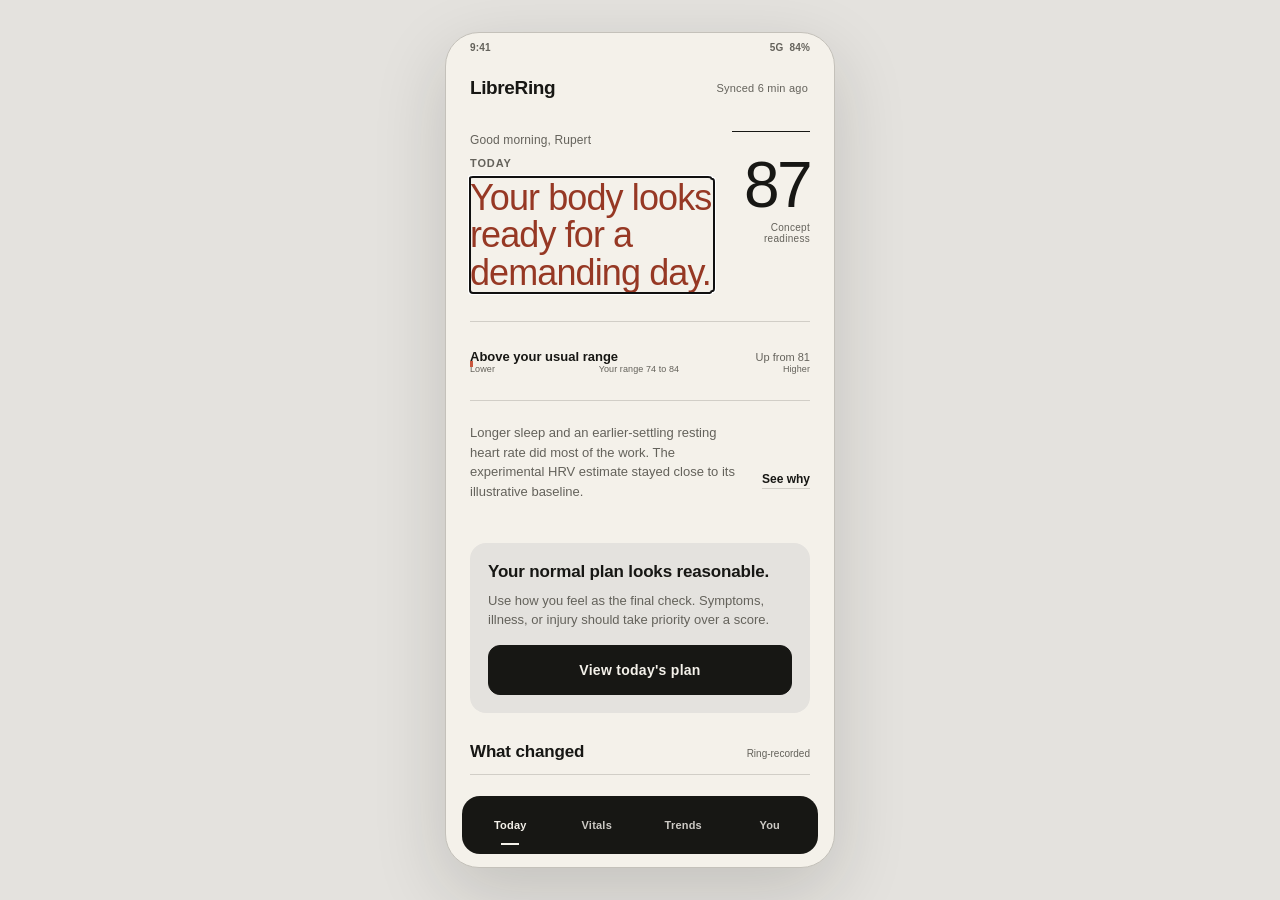
<file: docs/design/opendesign-product-system/librering-product-system.html>
<!doctype html>
<html lang="en">
<head>
  <meta charset="utf-8">
  <meta name="viewport" content="width=device-width, initial-scale=1, viewport-fit=cover">
  <meta name="theme-color" content="oklch(0.9585 0.0098 87.47)">
  <title>LibreRing Product System</title>
  <style>
    :root {
      --bg: oklch(0.9585 0.0098 87.47);
      --surface: oklch(0.9132 0.0058 84.57);
      --surface-soft: oklch(0.935 0.007 86);
      --fg: oklch(0.2034 0.0058 106.91);
      --muted: oklch(0.4958 0.0112 93.69);
      --border: oklch(0.8518 0.0101 87.48);
      --accent: oklch(0.5973 0.1511 33.88);
      --accent-ink: oklch(0.47 0.13 33.88);
      --danger: oklch(0.43 0.13 28);
      --control-border: oklch(from var(--muted) calc(l + 0.08) c h);
      --font-display: "Helvetica Neue", "Neue Haas Grotesk Text Pro", "Nimbus Sans Narrow", sans-serif;
      --font-body: "Helvetica Neue", "Nimbus Sans", sans-serif;
      --font-mono: "SFMono-Regular", "SF Mono", "IBM Plex Mono", monospace;
      --radius: 16px;
      --control-radius: 12px;
      --ease: cubic-bezier(0.2, 0, 0, 1);
    }
    * { box-sizing: border-box; }
    html, body { margin: 0; min-height: 100%; background: var(--surface); color: var(--fg); font-family: var(--font-body); }
    body { overflow-x: hidden; }
    button, input, select, textarea { font: inherit; }
    button { color: inherit; cursor: pointer; }
    button:focus-visible, input:focus-visible, select:focus-visible, textarea:focus-visible { outline: 2px solid var(--accent-ink); outline-offset: 2px; }
    button:active { transform: translateY(1px); }
    .skip-link { position: fixed; top: 8px; left: 8px; z-index: 10; padding: 10px 14px; color: var(--bg); background: var(--fg); border-radius: 8px; transform: translateY(-150%); }
    .skip-link:focus { transform: translateY(0); }
    .stage { min-height: 100dvh; display: grid; place-items: center; padding: 32px; }
    .phone { position: relative; width: 390px; height: 844px; max-height: calc(100dvh - 64px); overflow: hidden; background: var(--bg); border: 1px solid oklch(from var(--border) calc(l - 0.04) c h); border-radius: 34px; box-shadow: 0 24px 72px oklch(0.2 0.01 90 / 0.16); }
    .status-bar { height: 27px; padding: 9px 24px 0; display: flex; justify-content: space-between; color: var(--muted); font-size: 10px; font-weight: 600; letter-spacing: 0.02em; }
    .app-header { height: 58px; padding: 7px 24px 9px; display: flex; align-items: center; justify-content: space-between; }
    .wordmark { min-height: 44px; padding: 0; color: var(--fg); background: transparent; border: 0; font-family: var(--font-display); font-size: 19px; font-weight: 600; letter-spacing: -0.02em; }
    .sync-button { min-height: 44px; padding: 0 2px; color: var(--muted); background: transparent; border: 0; font-size: 11px; letter-spacing: 0.02em; }
    .sync-button:hover { color: var(--fg); }
    .screen { position: absolute; inset: 85px 0 78px; overflow-y: auto; overscroll-behavior: contain; scrollbar-width: none; }
    .screen::-webkit-scrollbar { display: none; }
    .view { min-height: 100%; padding: 13px 24px 42px; animation: view-in 240ms var(--ease) both; }
    .app-nav { position: absolute; z-index: 3; left: 16px; right: 16px; bottom: 13px; height: 58px; padding: 5px; display: grid; grid-template-columns: repeat(4, 1fr); background: var(--fg); border-radius: 18px; }
    .app-nav button { position: relative; min-width: 0; min-height: 48px; padding: 0 3px; color: oklch(0.84 0.008 88); background: transparent; border: 0; border-radius: 13px; font-size: 11px; font-weight: 550; letter-spacing: 0.02em; }
    .app-nav button[aria-current="page"] { color: var(--bg); background: transparent; }
    .app-nav button[aria-current="page"]::after { content: ""; position: absolute; left: 50%; bottom: 4px; width: 18px; height: 2px; background: var(--bg); transform: translateX(-50%); }
    .app-nav button:hover { color: var(--bg); }
    .app-nav button:focus-visible { outline-color: var(--bg); outline-offset: -2px; }
    h1, h2, h3, h4, p { margin-top: 0; }
    h1, h2, h3 { font-family: var(--font-display); }
    h1 { margin-bottom: 0; font-size: 36px; font-weight: 400; line-height: 1.04; letter-spacing: -0.025em; text-wrap: balance; }
    h2 { margin-bottom: 0; font-size: 25px; font-weight: 550; line-height: 1.1; letter-spacing: -0.02em; }
    h3 { margin-bottom: 0; font-size: 17px; font-weight: 600; line-height: 1.25; letter-spacing: -0.01em; }
    h4 { margin-bottom: 0; font-size: 13px; font-weight: 600; line-height: 1.35; }
    .highlight { color: var(--accent-ink); }
    .eyebrow { margin-bottom: 10px; color: var(--muted); font-size: 11px; font-weight: 600; letter-spacing: 0.08em; text-transform: uppercase; }
    .context { margin-bottom: 8px; color: var(--muted); font-size: 12px; line-height: 1.5; letter-spacing: 0.01em; }
    .body { max-width: 36ch; margin: 14px 0 0; color: var(--muted); font-size: 14px; line-height: 1.55; }
    .back { min-height: 44px; margin: -8px 0 12px; padding: 0; color: var(--muted); background: transparent; border: 0; font-size: 12px; font-weight: 600; text-decoration: underline; text-decoration-color: var(--border); text-underline-offset: 5px; }
    .back:hover { color: var(--fg); text-decoration-color: var(--fg); }
    .hero-grid { display: grid; grid-template-columns: minmax(0, 1fr) 78px; gap: 18px; align-items: start; }
    .hero-score { padding-top: 25px; text-align: right; border-top: 1px solid var(--fg); }
    .hero-score strong, .score-value, .metric-value { display: block; font-family: var(--font-display); font-weight: 300; line-height: 0.9; letter-spacing: -0.04em; font-variant-numeric: tabular-nums; }
    .hero-score strong { font-size: 64px; }
    .hero-score span, .score-caption { display: block; margin-top: 7px; color: var(--muted); font-size: 10px; letter-spacing: 0.03em; }
    .baseline-button { width: 100%; min-height: 80px; margin-top: 30px; padding: 17px 0; color: var(--fg); background: transparent; border: 1px solid var(--border); border-inline: 0; text-align: left; }
    .baseline-button:hover { background: var(--surface-soft); border-color: var(--fg); }
    .baseline-meta, .section-head, .row-main, .data-quality, .form-split { display: flex; align-items: baseline; justify-content: space-between; gap: 12px; }
    .baseline-meta strong { font-size: 13px; font-weight: 600; }
    .baseline-meta span { color: var(--muted); font-size: 11px; }
    .baseline-chart { position: relative; height: 17px; margin: 14px 0 7px; background: var(--surface-soft); }
    .baseline-range { position: absolute; inset: 0 auto 0 66%; width: 18%; background: var(--surface); border-inline: 1px solid var(--border); }
    .baseline-marker { position: absolute; top: -3px; bottom: -3px; left: 88%; width: 3px; background: var(--accent); }
    .baseline-axis { display: flex; justify-content: space-between; color: var(--muted); font-size: 9px; letter-spacing: 0.01em; }
    .why { padding: 22px 0 18px; display: grid; grid-template-columns: minmax(0, 1fr) auto; gap: 18px; align-items: end; }
    .why p { margin: 0; color: var(--muted); font-size: 13px; line-height: 1.5; }
    .text-action { min-height: 44px; padding: 0; color: var(--fg); background: transparent; border: 0; font-size: 12px; font-weight: 600; text-decoration: underline; text-decoration-color: var(--border); text-underline-offset: 5px; white-space: nowrap; }
    .text-action:hover { text-decoration-color: var(--fg); }
    .primary-action, .secondary-action { min-height: 50px; padding: 0 18px; border-radius: var(--control-radius); font-size: 14px; font-weight: 600; letter-spacing: 0.02em; white-space: nowrap; }
    .primary-action { color: var(--bg); background: var(--fg); border: 1px solid var(--fg); }
    .primary-action:hover { color: var(--fg); background: var(--bg); }
    .secondary-action { color: var(--fg); background: transparent; border: 1px solid var(--control-border); }
    .secondary-action:hover { border-color: var(--fg); background: var(--surface-soft); }
    .full { width: 100%; }
    .story { margin-top: 8px; padding: 15px 0; display: grid; grid-template-columns: 66px 1fr; gap: 14px; border-top: 1px solid var(--border); }
    .story time { color: var(--muted); font-size: 10px; }
    .story p { margin: 0; font-size: 13px; line-height: 1.45; }
    .today-action { margin-top: 15px; }
    .link-row { width: 100%; min-height: 62px; padding: 12px 0; display: grid; grid-template-columns: minmax(0, 1fr) auto; gap: 14px; align-items: center; color: var(--fg); background: transparent; border: 0; border-bottom: 1px solid var(--border); text-align: left; }
    .link-row:hover { border-color: var(--fg); }
    .link-row strong { display: block; font-size: 13px; font-weight: 600; }
    .link-row small { display: block; margin-top: 3px; color: var(--muted); font-size: 10px; line-height: 1.4; }
    .link-row > span:last-child { color: var(--muted); font-size: 11px; text-align: right; }
    .score-lead { margin-top: 24px; padding: 18px 0; display: grid; grid-template-columns: 84px 1fr; gap: 20px; align-items: end; border-block: 1px solid var(--border); }
    .score-value { font-size: 62px; }
    .score-lead p { margin: 0; color: var(--muted); font-size: 13px; line-height: 1.5; }
    .section { margin-top: 28px; }
    .section-head { margin-bottom: 12px; }
    .section-head span { color: var(--muted); font-size: 10px; }
    .contributor { min-height: 66px; padding: 10px 0; display: grid; grid-template-columns: 102px minmax(0, 1fr) 54px; gap: 12px; align-items: center; }
    .contributor + .contributor { border-top: 1px solid var(--border); }
    .contributor strong { font-size: 12px; }
    .contributor small { display: block; margin-top: 3px; color: var(--muted); font-size: 10px; line-height: 1.35; }
    .signal { position: relative; height: 12px; }
    .signal::before { content: ""; position: absolute; top: 5px; left: 0; right: 0; height: 1px; background: var(--border); }
    .signal i { position: absolute; top: 1px; left: var(--point); width: 3px; height: 10px; background: var(--fg); }
    .contributor output { color: var(--muted); font-size: 10px; text-align: right; }
    .guidance-block { margin-top: 24px; padding: 18px; background: var(--surface); border-radius: var(--radius); }
    .guidance-block p { margin: 8px 0 0; color: var(--muted); font-size: 13px; line-height: 1.5; }
    .data-quality { margin-top: 12px; color: var(--muted); font-size: 9px; }
    .sleep-total { margin-top: 22px; padding-bottom: 20px; display: grid; grid-template-columns: 1fr auto; align-items: end; border-bottom: 1px solid var(--border); }
    .sleep-total strong { font-family: var(--font-display); font-size: 62px; font-weight: 300; line-height: 0.9; letter-spacing: -0.04em; }
    .sleep-total span { color: var(--muted); font-size: 11px; line-height: 1.5; text-align: right; }
    .sleep-chart { position: relative; margin-top: 16px; display: grid; grid-template-columns: 42px minmax(0, 1fr); gap: 9px; border-radius: 8px; }
    .sleep-chart:focus-within { outline: 2px solid var(--accent-ink); outline-offset: 4px; }
    .sleep-stage-labels { height: 102px; display: grid; grid-template-rows: repeat(4, 1fr); align-items: center; color: var(--muted); font-size: 9px; letter-spacing: 0.01em; }
    .sleep-stage-plot { position: relative; height: 102px; touch-action: pan-y; cursor: ew-resize; }
    .sleep-gridline { position: absolute; left: 0; right: 0; top: calc(var(--row) * 25% + 12px); height: 1px; background: var(--border); }
    .sleep-segment { position: absolute; z-index: 1; top: calc(var(--row) * 25% + 5px); left: var(--start); width: max(var(--duration), 2px); height: 14px; background: var(--border); border-inline-end: 1px solid var(--bg); }
    .sleep-segment.awake { background: oklch(from var(--border) calc(l + 0.03) c h); }
    .sleep-segment.light { background: var(--border); }
    .sleep-segment.deep { background: oklch(from var(--border) calc(l - 0.11) c h); }
    .sleep-segment.rem { background: var(--accent); }
    .sleep-scrub-line { position: absolute; z-index: 2; top: 0; bottom: 0; left: var(--scrub, 12.3%); width: 1px; background: var(--fg); pointer-events: none; }
    .sleep-scrub-line::before { content: ""; position: absolute; top: -3px; left: -3px; width: 7px; height: 7px; background: var(--fg); border-radius: 50%; }
    .sleep-scrubber { position: absolute; z-index: 3; inset: 0; width: 100%; height: 100%; margin: 0; opacity: 0; cursor: ew-resize; }
    .sleep-axis { margin: 7px 0 0 51px; display: flex; justify-content: space-between; color: var(--muted); font-size: 9px; font-variant-numeric: tabular-nums; }
    .sleep-readout { min-height: 58px; margin-top: 13px; padding: 11px 0; display: grid; grid-template-columns: 1fr auto; gap: 3px 14px; align-items: baseline; border-block: 1px solid var(--border); }
    .sleep-readout strong { font-size: 13px; font-weight: 600; }
    .sleep-readout span { font-family: var(--font-mono); font-size: 12px; font-variant-numeric: tabular-nums; }
    .sleep-readout small { grid-column: 1 / -1; color: var(--muted); font-size: 10px; line-height: 1.4; }
    .stage-grid { margin-top: 14px; display: grid; grid-template-columns: repeat(2, 1fr); gap: 1px 20px; }
    .stage-stat { min-height: 48px; padding: 10px 0; display: flex; justify-content: space-between; align-items: baseline; border-bottom: 1px solid var(--border); }
    .stage-stat strong { font-size: 16px; font-weight: 500; font-variant-numeric: tabular-nums; }
    .stage-stat span { color: var(--muted); font-size: 10px; }
    .bar-chart { position: relative; height: 132px; margin-top: 17px; padding: 0 2px 19px; display: grid; grid-template-columns: repeat(var(--columns), 1fr); gap: 4px; align-items: end; border-bottom: 1px solid var(--border); }
    .bar-chart .band { position: absolute; left: 0; right: 0; bottom: 47px; height: 34px; background: var(--surface-soft); border-block: 1px solid var(--border); }
    .bar-chart i { position: relative; z-index: 1; min-width: 3px; height: var(--height); background: var(--fg); }
    .bar-chart i.accent { background: var(--accent); }
    .line-chart { height: 142px; margin-top: 17px; border-bottom: 1px solid var(--border); }
    .line-chart svg { display: block; width: 100%; height: 100%; overflow: visible; }
    .line-baseline { fill: var(--surface-soft); }
    .line-area { fill: oklch(from var(--fg) l c h / 0.07); }
    .line-path { fill: none; stroke: var(--fg); stroke-width: 2; stroke-linecap: round; stroke-linejoin: round; vector-effect: non-scaling-stroke; }
    .line-last { fill: var(--accent); stroke: var(--bg); stroke-width: 2; vector-effect: non-scaling-stroke; }
    .heart-chart { height: 176px; margin-top: 17px; border-bottom: 1px solid var(--border); }
    .heart-chart svg { display: block; width: 100%; height: 100%; overflow: visible; }
    .heart-window { fill: var(--surface); }
    .heart-window-edge { stroke: var(--border); stroke-width: 1; vector-effect: non-scaling-stroke; }
    .heart-gap { stroke: var(--muted); stroke-width: 1; stroke-dasharray: 3 4; vector-effect: non-scaling-stroke; }
    .data-chart { position: relative; padding-top: 1px; border-radius: 8px; }
    .data-chart:focus-within { outline: 2px solid var(--accent-ink); outline-offset: 4px; }
    .chart-scrub-line { position: absolute; z-index: 4; top: 17px; bottom: 0; left: var(--chart-scrub, 100%); width: 1px; background: var(--fg); pointer-events: none; }
    .chart-scrub-line::before { content: ""; position: absolute; top: -3px; left: -3px; width: 7px; height: 7px; background: var(--fg); border-radius: 50%; }
    .chart-scrubber { position: absolute; z-index: 5; inset: 17px 0 0; width: 100%; height: calc(100% - 17px); margin: 0; opacity: 0; cursor: ew-resize; touch-action: pan-y; }
    .chart-readout { min-height: 49px; padding: 9px 0; display: grid; grid-template-columns: 1fr auto; gap: 2px 12px; align-items: baseline; border-bottom: 1px solid var(--border); }
    .chart-readout strong { font-size: 13px; font-weight: 600; font-variant-numeric: tabular-nums; }
    .chart-readout span { color: var(--muted); font-family: var(--font-mono); font-size: 10px; font-variant-numeric: tabular-nums; }
    .chart-readout small { grid-column: 1 / -1; color: var(--muted); font-size: 9px; line-height: 1.4; }
    .chart-axis { margin-top: 7px; display: flex; justify-content: space-between; color: var(--muted); font-size: 9px; }
    .daily-chart { height: 174px; margin-top: 17px; border-bottom: 1px solid var(--border); }
    .daily-chart svg { display: block; width: 100%; height: 100%; overflow: visible; }
    .daily-divider { stroke: var(--border); stroke-width: 1; vector-effect: non-scaling-stroke; }
    .movement-bar { fill: var(--border); }
    .timeline-summary { margin-top: 20px; display: grid; grid-template-columns: repeat(3, 1fr); border-block: 1px solid var(--border); }
    .timeline-summary > div { min-width: 0; padding: 13px 10px; }
    .timeline-summary > div:first-child { padding-left: 0; }
    .timeline-summary > div:last-child { padding-right: 0; }
    .timeline-summary > div + div { border-left: 1px solid var(--border); }
    .timeline-summary strong { display: block; font-family: var(--font-display); font-size: 20px; font-weight: 400; letter-spacing: -0.02em; font-variant-numeric: tabular-nums; }
    .timeline-summary span { display: block; margin-top: 4px; color: var(--muted); font-size: 9px; line-height: 1.35; }
    .timeline-events { border-top: 1px solid var(--border); }
    .timeline-event { width: 100%; min-height: 64px; padding: 10px 0; display: grid; grid-template-columns: 54px minmax(0, 1fr) auto; gap: 12px; align-items: center; color: var(--fg); background: transparent; border: 0; border-bottom: 1px solid var(--border); text-align: left; }
    .timeline-event:hover { border-color: var(--fg); }
    .timeline-event time { color: var(--muted); font-family: var(--font-mono); font-size: 9px; font-variant-numeric: tabular-nums; }
    .timeline-event strong { display: block; font-size: 12px; font-weight: 600; }
    .timeline-event small { display: block; margin-top: 3px; color: var(--muted); font-size: 9px; line-height: 1.35; }
    .timeline-event > span:last-child { color: var(--muted); font-size: 9px; text-align: right; }
    .activity-record-meta { margin-top: 22px; display: grid; grid-template-columns: repeat(3, 1fr); border-block: 1px solid var(--border); }
    .activity-record-meta > div { min-width: 0; padding: 14px 10px; }
    .activity-record-meta > div:first-child { padding-left: 0; }
    .activity-record-meta > div:last-child { padding-right: 0; }
    .activity-record-meta > div + div { border-left: 1px solid var(--border); }
    .activity-record-meta strong { display: block; font-size: 12px; font-weight: 600; line-height: 1.35; }
    .activity-record-meta span { display: block; margin-top: 4px; color: var(--muted); font-size: 9px; line-height: 1.35; }
    .evidence-list { margin-top: 9px; border-top: 1px solid var(--border); }
    .evidence-row { min-height: 48px; padding: 10px 0; display: grid; grid-template-columns: minmax(0, 1fr) auto; gap: 16px; align-items: center; border-bottom: 1px solid var(--border); }
    .evidence-row strong { font-size: 11px; font-weight: 600; }
    .evidence-row span { color: var(--muted); font-size: 9px; text-align: right; }
    .empty-evidence { margin-top: 16px; padding: 17px 0; border-block: 1px solid var(--border); }
    .empty-evidence h3 { font-size: 15px; }
    .empty-evidence p { margin: 7px 0 0; color: var(--muted); font-size: 11px; line-height: 1.5; }
    .range-control { margin-top: 18px; display: grid; grid-template-columns: repeat(3, 1fr); padding: 3px; background: var(--surface); border-radius: 12px; }
    .range-control button { min-height: 44px; color: var(--muted); background: transparent; border: 1px solid transparent; border-radius: 9px; font-size: 11px; font-weight: 600; }
    .range-control button[aria-pressed="true"] { color: var(--fg); background: var(--bg); border-color: var(--fg); }
    .activity-lead { margin-top: 22px; padding-bottom: 22px; display: grid; grid-template-columns: 1fr auto; align-items: end; border-bottom: 1px solid var(--border); }
    .metric-value { font-size: 52px; }
    .metric-label { margin-top: 5px; color: var(--muted); font-size: 10px; }
    .activity-lead p { max-width: 16ch; margin: 0; color: var(--muted); font-size: 12px; line-height: 1.45; text-align: right; }
    .activity-suggestion { margin-top: 25px; padding: 17px 0 4px; border-block: 1px solid var(--border); }
    .activity-suggestion > p { margin: 8px 0 0; color: var(--muted); font-size: 12px; line-height: 1.5; }
    .evidence-pair { margin-top: 20px; display: grid; grid-template-columns: repeat(2, 1fr); gap: 1px; background: var(--border); border: 1px solid var(--border); }
    .evidence-pair div { min-height: 66px; padding: 12px; background: var(--bg); }
    .evidence-pair strong { display: block; font-family: var(--font-display); font-size: 22px; font-weight: 400; letter-spacing: -0.02em; }
    .evidence-pair span { display: block; margin-top: 4px; color: var(--muted); font-size: 9px; line-height: 1.4; }
    .suggestion-actions { margin-top: 22px; display: grid; gap: 9px; }
    .group { margin-top: 29px; }
    .group-title { margin-bottom: 5px; color: var(--muted); font-size: 11px; font-weight: 600; letter-spacing: 0.08em; text-transform: uppercase; }
    .vital-row { width: 100%; min-height: 69px; padding: 11px 0; display: grid; grid-template-columns: minmax(0, 1fr) auto; gap: 14px; align-items: center; color: var(--fg); background: transparent; border: 0; border-bottom: 1px solid var(--border); text-align: left; }
    .vital-row:hover { border-color: var(--fg); }
    .vital-row strong { display: block; font-size: 13px; }
    .vital-row small { display: block; margin-top: 4px; color: var(--muted); font-size: 10px; line-height: 1.35; }
    .vital-reading { text-align: right; }
    .vital-reading b { display: block; font-family: var(--font-display); font-size: 19px; font-weight: 400; letter-spacing: -0.02em; }
    .vital-reading span { color: var(--muted); font-size: 9px; }
    .answer { margin-top: 16px; color: var(--accent-ink); font-family: var(--font-display); font-size: 30px; font-weight: 400; line-height: 1.08; letter-spacing: -0.025em; text-wrap: balance; }
    .current-reading { margin-top: 23px; padding: 18px 0; display: grid; grid-template-columns: 1fr auto; align-items: end; border-block: 1px solid var(--border); }
    .current-reading strong { font-family: var(--font-display); font-size: 58px; font-weight: 300; line-height: 0.9; letter-spacing: -0.04em; }
    .current-reading span { max-width: 16ch; color: var(--muted); font-size: 11px; line-height: 1.45; text-align: right; }
    .trend-callout { margin-top: 22px; padding: 17px 0; display: grid; grid-template-columns: 70px 1fr; gap: 18px; border-block: 1px solid var(--border); }
    .trend-callout strong { font-family: var(--font-display); font-size: 30px; font-weight: 400; }
    .trend-callout p { margin: 0; color: var(--muted); font-size: 12px; line-height: 1.5; }
    .settings-lead { margin-top: 22px; padding: 20px; background: var(--surface); border-radius: var(--radius); }
    .settings-lead strong { display: block; font-size: 15px; }
    .settings-lead span { display: block; margin-top: 5px; color: var(--muted); font-size: 11px; }
    .settings-lead .device-meta { margin-top: 18px; display: flex; justify-content: space-between; color: var(--fg); font-size: 11px; }
    .search { width: 100%; min-height: 48px; margin-top: 20px; padding: 0 14px; color: var(--fg); background: var(--surface); border: 1px solid var(--control-border); border-radius: var(--control-radius); font-size: 14px; }
    .search::placeholder { color: var(--muted); opacity: 1; }
    .sport-group { margin-top: 24px; }
    .sport-grid { margin-top: 8px; display: grid; grid-template-columns: repeat(2, minmax(0, 1fr)); gap: 8px; }
    .sport-button { min-height: 52px; padding: 10px 12px; color: var(--fg); background: var(--surface-soft); border: 1px solid var(--control-border); border-radius: var(--control-radius); font-size: 12px; font-weight: 550; text-align: left; }
    .sport-button:hover { background: var(--surface); border-color: var(--fg); }
    .empty-search { margin-top: 30px; padding: 22px 0; border-block: 1px solid var(--border); }
    .empty-search p { margin: 8px 0 0; color: var(--muted); font-size: 13px; line-height: 1.5; }
    .field { margin-top: 18px; }
    .field label, .field legend { display: block; margin-bottom: 7px; font-size: 12px; font-weight: 600; }
    .field input, .field select, .field textarea { width: 100%; min-height: 48px; padding: 11px 13px; color: var(--fg); background: var(--surface-soft); border: 1px solid var(--control-border); border-radius: var(--control-radius); font-size: 14px; }
    .field textarea { min-height: 84px; resize: vertical; }
    .field small { display: block; margin-top: 6px; color: var(--muted); font-size: 10px; line-height: 1.45; }
    .form-split .field { flex: 1; min-width: 0; }
    .source-note { margin-top: 19px; padding: 14px 0; color: var(--muted); border-block: 1px solid var(--border); font-size: 11px; line-height: 1.5; }
    .form-actions { margin-top: 24px; display: grid; grid-template-columns: 1fr 1.25fr; gap: 10px; }
    .consent-panel { margin-top: 24px; padding: 20px; background: var(--surface); border-radius: var(--radius); }
    .consent-panel p { margin: 9px 0 0; color: var(--muted); font-size: 12px; line-height: 1.55; }
    .status-view { padding-top: 40px; }
    .status-rule { margin-top: 28px; height: 4px; overflow: hidden; background: var(--surface); }
    .status-rule span { display: block; width: var(--progress); height: 100%; background: var(--fg); animation: progress 1.1s var(--ease) infinite alternate; }
    .status-meta { margin-top: 18px; padding-top: 14px; display: flex; justify-content: space-between; gap: 12px; color: var(--muted); border-top: 1px solid var(--border); font-size: 10px; }
    .onboarding { min-height: calc(100% - 10px); display: flex; flex-direction: column; justify-content: space-between; }
    .onboarding-step { color: var(--muted); font-size: 10px; font-weight: 600; letter-spacing: 0.08em; text-transform: uppercase; }
    .onboarding-visual { height: 236px; margin: 26px 0; display: grid; place-items: center; background: var(--surface); border-radius: var(--radius); }
    .onboarding-mark { width: 86px; height: 86px; display: grid; place-items: center; color: var(--fg); background: var(--bg); border: 1px solid var(--border); border-radius: 14px; font-family: var(--font-display); font-size: 24px; font-weight: 600; letter-spacing: -0.03em; }
    dialog { width: min(348px, calc(100vw - 32px)); padding: 0; color: var(--fg); background: var(--bg); border: 1px solid var(--border); border-radius: 20px; box-shadow: 0 24px 72px oklch(0.2 0.01 90 / 0.22); }
    dialog::backdrop { background: oklch(0.15 0.01 90 / 0.38); }
    .sheet { padding: 22px; }
    .sheet-head { display: flex; justify-content: space-between; align-items: start; gap: 16px; }
    .sheet-close { min-width: 44px; min-height: 44px; margin: -10px -10px 0 0; color: var(--muted); background: transparent; border: 0; font-size: 12px; }
    .sheet-copy { margin: 12px 0 0; color: var(--muted); font-size: 13px; line-height: 1.55; }
    .sheet-list { margin: 18px 0 0; padding: 0; list-style: none; }
    .sheet-list li { min-height: 46px; padding: 9px 0; display: flex; justify-content: space-between; gap: 12px; border-top: 1px solid var(--border); font-size: 11px; }
    .sheet-list span { color: var(--muted); text-align: right; }
    .sheet-actions { margin-top: 20px; display: grid; gap: 9px; }
    .toast { position: fixed; z-index: 12; left: 50%; bottom: 28px; max-width: calc(100vw - 32px); padding: 12px 16px; color: var(--bg); background: var(--fg); border-radius: 10px; font-size: 12px; transform: translate(-50%, 140%); opacity: 0; transition: transform 240ms var(--ease), opacity 180ms var(--ease); }
    .toast.visible { transform: translate(-50%, 0); opacity: 1; }
    .sr-only { position: absolute; width: 1px; height: 1px; padding: 0; margin: -1px; overflow: hidden; clip: rect(0, 0, 0, 0); white-space: nowrap; border: 0; }
    @keyframes view-in { from { opacity: 0; transform: translateY(8px); } to { opacity: 1; transform: translateY(0); } }
    @keyframes progress { from { transform: scaleX(0.35); transform-origin: left; } to { transform: scaleX(1); transform-origin: left; } }
    @media (prefers-reduced-motion: reduce) {
      *, *::before, *::after { scroll-behavior: auto !important; animation-duration: 0.01ms !important; animation-iteration-count: 1 !important; transition-duration: 0.01ms !important; }
      .view { transform: none; }
    }
    @media (max-width: 600px) {
      .stage { padding: 0; display: block; }
      .phone { width: 100%; height: 100dvh; max-height: none; border: 0; border-radius: 0; box-shadow: none; }
      .status-bar { padding-top: max(9px, env(safe-area-inset-top)); height: calc(27px + env(safe-area-inset-top)); }
      .screen { top: calc(85px + env(safe-area-inset-top)); bottom: calc(78px + env(safe-area-inset-bottom)); }
      .app-nav { bottom: calc(13px + env(safe-area-inset-bottom)); }
    }
    @media (max-width: 350px) {
      .view { padding-inline: 18px; }
      h1 { font-size: 32px; }
      .hero-score strong { font-size: 56px; }
      .hero-grid { grid-template-columns: minmax(0, 1fr) 70px; gap: 12px; }
      .why { grid-template-columns: 1fr; gap: 4px; }
      .contributor { grid-template-columns: 88px minmax(0, 1fr) 48px; gap: 9px; }
      .timeline-event { grid-template-columns: 48px minmax(0, 1fr); }
      .timeline-event > span:last-child { grid-column: 2; text-align: left; }
    }
  </style>
</head>
<body>
  <a class="skip-link" href="#screen">Skip to content</a>
  <main class="stage" data-od-id="librering-product-system">
    <section class="phone" aria-label="LibreRing mobile product prototype" data-od-id="product-phone">
      <div class="status-bar" aria-hidden="true"><span>9:41</span><span>5G&nbsp;&nbsp;84%</span></div>
      <header class="app-header" data-od-id="app-header">
        <button class="wordmark" type="button" data-route="today" data-od-id="wordmark">LibreRing</button>
        <button class="sync-button" type="button" data-route="device" data-od-id="sync-status">Synced 6 min ago</button>
      </header>
      <main class="screen" id="screen" tabindex="-1" aria-live="polite" data-od-id="screen"></main>
      <nav class="app-nav" aria-label="Primary" data-od-id="primary-navigation">
        <button type="button" data-route="today" data-nav="today" data-od-id="nav-today">Today</button>
        <button type="button" data-route="vitals" data-nav="vitals" data-od-id="nav-vitals">Vitals</button>
        <button type="button" data-route="trends" data-nav="trends" data-od-id="nav-trends">Trends</button>
        <button type="button" data-route="you" data-nav="you" data-od-id="nav-you">You</button>
      </nav>
    </section>
  </main>
  <dialog id="sheet" aria-labelledby="sheet-title" data-od-id="detail-sheet">
    <div class="sheet">
      <div class="sheet-head"><h2 id="sheet-title">Details</h2><button class="sheet-close" type="button" data-close-sheet aria-label="Close details">Close</button></div>
      <div id="sheet-body"></div>
      <div class="sheet-actions" id="sheet-actions"></div>
    </div>
  </dialog>
  <div class="toast" id="toast" role="status" aria-live="polite"></div>
  <script>
    (function () {
      "use strict";
      const screen = document.getElementById("screen");
      const sheet = document.getElementById("sheet");
      const sheetTitle = document.getElementById("sheet-title");
      const sheetBody = document.getElementById("sheet-body");
      const sheetActions = document.getElementById("sheet-actions");
      const toast = document.getElementById("toast");
      let toastTimer = 0;
      let syncTimer = 0;
      const sports = {
        "Popular": ["Walking", "Running", "Strength training", "Cycling", "Swimming", "Hiking"],
        "Mind and body": ["Yoga", "Pilates", "Mobility", "Breathwork", "Meditation"],
        "Team and racquet": ["Football", "Basketball", "Tennis", "Padel", "Rugby", "Volleyball"],
        "Endurance and outdoor": ["Rowing", "Elliptical", "Skiing", "Snowboarding", "Climbing", "Surfing", "Kayaking"],
        "Other": ["Dancing", "HIIT", "Boxing", "Martial arts", "Golf", "Other activity"]
      };
      const sleepSegments = [
        { stage: "Awake", duration: 8 }, { stage: "Light", duration: 42 }, { stage: "Deep", duration: 35 },
        { stage: "Light", duration: 50 }, { stage: "REM", duration: 28 }, { stage: "Awake", duration: 12 },
        { stage: "Light", duration: 60 }, { stage: "Deep", duration: 38 }, { stage: "Light", duration: 75 },
        { stage: "REM", duration: 44 }, { stage: "Awake", duration: 22 }, { stage: "Light", duration: 48 },
        { stage: "Deep", duration: 34 }, { stage: "REM", duration: 34 }
      ];
      const state = {
        route: hashRoute() || read("librering-product-route") || "today",
        range: read("librering-trend-range") || "30D",
        sport: read("librering-selected-sport") || "Walking",
        cycle: read("librering-cycle-consent") === "true",
        profileName: read("librering-profile-name") || "Rupert",
        units: read("librering-profile-units") || "Metric",
        focus: read("librering-profile-focus") || "Balanced",
        notifications: read("librering-profile-notifications") || "Important insights only",
        manualActivity: readJson("librering-manual-activity"),
        suggestionDismissed: read("librering-suggestion-dismissed") === "true",
        activityId: read("librering-activity-id") || "walk",
        activityDraftSource: "Manual",
        onboardingStep: Number(read("librering-onboarding-step") || 1),
        sync: "complete"
      };
      if (!["7D", "30D", "90D"].includes(state.range)) state.range = "30D";
      if (![1, 2, 3].includes(state.onboardingStep)) state.onboardingStep = 1;
      if (!["Metric", "Imperial"].includes(state.units)) state.units = "Metric";
      if (!["Balanced", "Sleep", "Activity"].includes(state.focus)) state.focus = "Balanced";
      if (!["Important insights only", "Morning and evening", "Off"].includes(state.notifications)) state.notifications = "Important insights only";
      if (state.profileName.length > 40) state.profileName = state.profileName.slice(0, 40);
      if (!state.manualActivity || typeof state.manualActivity !== "object" || !state.manualActivity.sport || Number(state.manualActivity.duration) < 1 || Number(state.manualActivity.duration) > 1440) state.manualActivity = null;
      else { state.manualActivity.sport = String(state.manualActivity.sport).slice(0, 48); state.manualActivity.duration = String(Number(state.manualActivity.duration)); state.manualActivity.source = state.manualActivity.source === "Confirmed suggestion" ? "Confirmed suggestion" : "Manual"; }
      if (!["saved", "walk", "strength"].includes(state.activityId)) state.activityId = "walk";
      if (state.activityId === "saved" && !state.manualActivity) state.activityId = "walk";
      const routeParents = {
        today: "today", readiness: "today", sleep: "today", activity: "today", "day-timeline": "today", "activity-detail": "today", "activity-suggestion": "today", sports: "today", "log-sport": "today",
        vitals: "vitals", "vital-heart": "vitals", "vital-rhr": "vitals", "vital-hrv": "vitals", "vital-oxygen": "vitals", "vital-temperature": "vitals", "vital-recovery": "vitals",
        trends: "trends", you: "you", profile: "you", device: "you", privacy: "you", cycle: "you", onboarding: "you", "sync-issue": "you"
      };
      function read(key) { try { return localStorage.getItem(key); } catch (error) { return null; } }
      function write(key, value) { try { localStorage.setItem(key, value); } catch (error) { return; } }
      function readJson(key) { try { return JSON.parse(read(key) || "null"); } catch (error) { return null; } }
      function hashRoute() { return location.hash.replace(/^#\/?/, "").split("?")[0]; }
      function back(route, label) { return '<button class="back" type="button" data-route="' + route + '">Back to ' + label + '</button>'; }
      function chartValueText(value, unit) {
        if (value === null || value === undefined || (typeof value === "number" && !Number.isFinite(value))) return "No reading";
        return String(value) + (unit ? " " + unit : "");
      }
      function interactiveChart(content, values, config) {
        const settings = config || {};
        const id = settings.id || "series";
        const labels = settings.labels && settings.labels.length === values.length ? settings.labels : values.map(function (value, index) { return "Point " + (index + 1) + " of " + values.length; });
        const positions = settings.positions && settings.positions.length === values.length ? settings.positions : values.map(function (value, index) { return values.length > 1 ? index / (values.length - 1) * 100 : 0; });
        const initialIndex = Math.max(0, Math.min(values.length - 1, settings.initialIndex === undefined ? values.length - 1 : settings.initialIndex));
        const initialLabel = labels[initialIndex];
        const initialValue = chartValueText(values[initialIndex], settings.unit || "");
        const percentage = Number(positions[initialIndex]) || 0;
        return '<div class="data-chart" data-chart-values="' + escapeHtml(JSON.stringify(values)) + '" data-chart-labels="' + escapeHtml(JSON.stringify(labels)) + '" data-chart-positions="' + escapeHtml(JSON.stringify(positions)) + '" data-chart-unit="' + escapeHtml(settings.unit || "") + '" data-od-id="chart-' + escapeHtml(id) + '">' + content + '<span class="chart-scrub-line" style="--chart-scrub:' + percentage.toFixed(2) + '%" aria-hidden="true"></span><label class="sr-only" for="chart-scrubber-' + escapeHtml(id) + '">' + escapeHtml(settings.controlLabel || "Explore this data timeline") + '</label><input class="chart-scrubber" id="chart-scrubber-' + escapeHtml(id) + '" data-chart-scrubber type="range" min="0" max="' + (values.length - 1) + '" value="' + initialIndex + '" step="1" aria-describedby="chart-help-' + escapeHtml(id) + '" aria-valuetext="' + escapeHtml(initialLabel + ", " + initialValue) + '"></div><output class="chart-readout" id="chart-output-' + escapeHtml(id) + '" aria-live="polite"><strong data-chart-value>' + escapeHtml(initialValue) + '</strong><span data-chart-label>' + escapeHtml(initialLabel) + '</span><small id="chart-help-' + escapeHtml(id) + '">Drag, touch, or use the arrow keys to explore.</small></output>';
      }
      function bars(values, accentIndex, label, config) {
        const content = '<div class="bar-chart" style="--columns:' + values.length + '" role="img" aria-label="' + escapeHtml(label) + '"><span class="band" aria-hidden="true"></span>' + values.map(function (v, i) { return '<i class="' + (i === accentIndex ? 'accent' : '') + '" style="--height:' + v + '%" aria-hidden="true"></i>'; }).join("") + '</div>';
        return interactiveChart(content, values, config);
      }
      function lineChart(values, label, baselineLow, baselineHigh, config) {
        const width = 300;
        const top = 12;
        const bottom = 112;
        const left = 8;
        const right = 292;
        const minimum = Math.min.apply(null, values.concat([baselineLow])) - 3;
        const maximum = Math.max.apply(null, values.concat([baselineHigh])) + 3;
        const x = function (index) { return left + (right - left) * index / Math.max(1, values.length - 1); };
        const y = function (value) { return top + (maximum - value) * (bottom - top) / Math.max(1, maximum - minimum); };
        const points = values.map(function (value, index) { return x(index).toFixed(1) + "," + y(value).toFixed(1); }).join(" ");
        const area = left + "," + bottom + " " + points + " " + right + "," + bottom;
        const bandTop = y(baselineHigh);
        const bandHeight = Math.max(2, y(baselineLow) - bandTop);
        const lastX = x(values.length - 1).toFixed(1);
        const lastY = y(values[values.length - 1]).toFixed(1);
        const content = '<div class="line-chart"><svg viewBox="0 0 ' + width + ' 120" role="img" aria-label="' + escapeHtml(label) + '"><rect class="line-baseline" x="0" y="' + bandTop.toFixed(1) + '" width="300" height="' + bandHeight.toFixed(1) + '"></rect><polygon class="line-area" points="' + area + '"></polygon><polyline class="line-path" points="' + points + '"></polyline><circle class="line-last" cx="' + lastX + '" cy="' + lastY + '" r="4"></circle></svg></div>';
        return interactiveChart(content, values, config);
      }
      function dailyContextChart() {
        const pulse = [58, 61, 67, 72, 69, 74, 78, 84, 96, 142, 79, 66, 60];
        const movement = [10, 18, 28, 34, 20, 43, 31, 55, 72, 92, 50, 22, 8];
        const times = ["06:00", "07:30", "09:00", "10:30", "12:00", "13:30", "15:00", "16:30", "17:42", "18:02", "18:16", "20:00", "22:00"];
        const left = 8;
        const right = 292;
        const top = 10;
        const pulseBottom = 105;
        const minimum = 52;
        const maximum = 148;
        const x = function (index) { return left + (right - left) * index / Math.max(1, pulse.length - 1); };
        const y = function (value) { return top + (maximum - value) * (pulseBottom - top) / (maximum - minimum); };
        const points = pulse.map(function (value, index) { return x(index).toFixed(1) + "," + y(value).toFixed(1); }).join(" ");
        const area = left + "," + pulseBottom + " " + points + " " + right + "," + pulseBottom;
        const bandTop = y(90);
        const bandHeight = y(55) - bandTop;
        const barWidth = 10;
        const barsMarkup = movement.map(function (value, index) {
          const height = value / 100 * 28;
          return '<rect class="movement-bar" x="' + (x(index) - barWidth / 2).toFixed(1) + '" y="' + (158 - height).toFixed(1) + '" width="' + barWidth + '" height="' + height.toFixed(1) + '"></rect>';
        }).join("");
        const labels = times.map(function (time, index) { return time + ", movement " + movement[index]; });
        const content = '<div class="daily-chart"><svg viewBox="0 0 300 164" role="img" aria-label="Illustrative daily pulse line with movement bars. Pulse peaks during the possible activity window."><rect class="line-baseline" x="0" y="' + bandTop.toFixed(1) + '" width="300" height="' + bandHeight.toFixed(1) + '"></rect><polygon class="line-area" points="' + area + '"></polygon><polyline class="line-path" points="' + points + '"></polyline><circle class="line-last" cx="' + x(pulse.length - 1).toFixed(1) + '" cy="' + y(pulse[pulse.length - 1]).toFixed(1) + '" r="4"></circle><line class="daily-divider" x1="0" y1="118" x2="300" y2="118"></line>' + barsMarkup + '</svg></div>';
        return interactiveChart(content, pulse, { id: "daily-context", unit: "bpm", labels: labels, initialIndex: 9, controlLabel: "Explore daily pulse and movement together" });
      }
      function heartDayChart() {
        const values = [57, 54, 52, 51, 58, 64, null, 78, 102, 82, 68, 74, 96, 142, 79, 66, 60];
        const times = ["00:00", "02:00", "04:00", "06:00", "07:30", "09:00", "10:30", "12:18", "12:30", "12:54", "14:00", "16:00", "17:42", "18:02", "18:16", "20:00", "22:00"];
        const minutes = [0, 120, 240, 360, 450, 540, 630, 738, 750, 774, 840, 960, 1062, 1082, 1096, 1200, 1320];
        const positions = minutes.map(function (minute) { return minute / 1320 * 100; });
        const left = 8;
        const right = 292;
        const top = 10;
        const bottom = 148;
        const minimum = 45;
        const maximum = 150;
        const x = function (index) { return left + (right - left) * positions[index] / 100; };
        const y = function (value) { return top + (maximum - value) * (bottom - top) / (maximum - minimum); };
        const groups = [];
        let group = [];
        values.forEach(function (value, index) {
          if (value === null) {
            if (group.length > 1) groups.push(group);
            group = [];
            return;
          }
          group.push(x(index).toFixed(1) + "," + y(value).toFixed(1));
        });
        if (group.length > 1) groups.push(group);
        const lineMarkup = groups.map(function (points) { return '<polyline class="line-path" points="' + points.join(" ") + '"></polyline>'; }).join("");
        const windowMarkup = [[7, 9], [12, 14]].map(function (window) {
          const start = x(window[0]);
          const end = x(window[1]);
          return '<rect class="heart-window" x="' + start.toFixed(1) + '" y="0" width="' + Math.max(3, end - start).toFixed(1) + '" height="160"></rect><line class="heart-window-edge" x1="' + start.toFixed(1) + '" y1="0" x2="' + start.toFixed(1) + '" y2="160"></line>';
        }).join("");
        const labels = times.map(function (time, index) { return values[index] === null ? time + ", no sample" : time; });
        const bandTop = y(55);
        const bandHeight = y(50) - bandTop;
        const gapX = x(6).toFixed(1);
        const lastX = x(values.length - 1).toFixed(1);
        const lastY = y(values[values.length - 1]).toFixed(1);
        const content = '<div class="heart-chart"><svg viewBox="0 0 300 160" role="img" aria-label="Illustrative all-day pulse line. A missing sample at 10:30 breaks the line. Neutral bands mark movement windows without assigning a sport.">' + windowMarkup + '<rect class="line-baseline" x="0" y="' + bandTop.toFixed(1) + '" width="300" height="' + Math.max(2, bandHeight).toFixed(1) + '"></rect>' + lineMarkup + '<line class="heart-gap" x1="' + gapX + '" y1="0" x2="' + gapX + '" y2="160"></line><circle class="line-last" cx="' + lastX + '" cy="' + lastY + '" r="4"></circle></svg></div>';
        return interactiveChart(content, values, { id: "heart-day", unit: "bpm", labels: labels, positions: positions, controlLabel: "Explore pulse across the day" });
      }
      function updateChartScrub(input) {
        const chart = input.closest(".data-chart");
        if (!chart) return;
        const values = JSON.parse(chart.dataset.chartValues || "[]");
        const labels = JSON.parse(chart.dataset.chartLabels || "[]");
        const positions = JSON.parse(chart.dataset.chartPositions || "[]");
        const index = Math.max(0, Math.min(values.length - 1, Number(input.value)));
        const percentage = positions.length === values.length ? Number(positions[index]) || 0 : values.length > 1 ? index / (values.length - 1) * 100 : 0;
        const valueText = chartValueText(values[index], chart.dataset.chartUnit || "");
        const labelText = labels[index] || "Point " + (index + 1) + " of " + values.length;
        const line = chart.querySelector(".chart-scrub-line");
        const output = chart.nextElementSibling;
        if (line) line.style.setProperty("--chart-scrub", percentage.toFixed(2) + "%");
        if (output) {
          const value = output.querySelector("[data-chart-value]");
          const label = output.querySelector("[data-chart-label]");
          if (value) value.textContent = valueText;
          if (label) label.textContent = labelText;
        }
        input.setAttribute("aria-valuetext", labelText + ", " + valueText);
      }
      function sleepStageAt(minute) {
        let cursor = 0;
        for (let index = 0; index < sleepSegments.length; index += 1) {
          const segment = sleepSegments[index];
          if (minute < cursor + segment.duration || index === sleepSegments.length - 1) return { stage: segment.stage, duration: segment.duration, start: cursor };
          cursor += segment.duration;
        }
        return sleepSegments[sleepSegments.length - 1];
      }
      function formatSleepTime(offset) {
        const total = (22 * 60 + 46 + Number(offset)) % (24 * 60);
        return String(Math.floor(total / 60)).padStart(2, "0") + ":" + String(total % 60).padStart(2, "0");
      }
      function sleepChart() {
        const rows = { Awake: 0, REM: 1, Light: 2, Deep: 3 };
        let start = 0;
        const segments = sleepSegments.map(function (segment) {
          const html = '<span class="sleep-segment ' + segment.stage.toLowerCase() + '" style="--row:' + rows[segment.stage] + ';--start:' + (start / 530 * 100).toFixed(3) + '%;--duration:' + (segment.duration / 530 * 100).toFixed(3) + '%" aria-hidden="true"></span>';
          start += segment.duration;
          return html;
        }).join("");
        const grid = [0, 1, 2, 3].map(function (row) { return '<span class="sleep-gridline" style="--row:' + row + '" aria-hidden="true"></span>'; }).join("");
        return '<div class="sleep-chart" data-od-id="sleep-stage-scrubber"><div class="sleep-stage-labels" aria-hidden="true"><span>Awake</span><span>REM</span><span>Light</span><span>Deep</span></div><div class="sleep-stage-plot">' + grid + segments + '<span class="sleep-scrub-line" id="sleep-scrub-line" aria-hidden="true"></span><label class="sr-only" for="sleep-scrubber">Explore the sleep timeline</label><input class="sleep-scrubber" id="sleep-scrubber" type="range" min="0" max="529" value="65" step="1" aria-describedby="sleep-scrub-help"></div></div><div class="sleep-axis" aria-hidden="true"><span>22:46</span><span>02:11</span><span>07:36</span></div><output class="sleep-readout" id="sleep-scrub-output" aria-live="polite"><strong id="sleep-stage-value">Deep sleep</strong><span id="sleep-time-value">23:51</span><small id="sleep-scrub-help">35 minute segment. Drag, touch, or use the arrow keys to explore.</small></output>';
      }
      function updateSleepScrub(value) {
        const minute = Math.max(0, Math.min(529, Number(value)));
        const segment = sleepStageAt(minute);
        const scrubber = document.getElementById("sleep-scrubber");
        const line = document.getElementById("sleep-scrub-line");
        const stage = document.getElementById("sleep-stage-value");
        const time = document.getElementById("sleep-time-value");
        const help = document.getElementById("sleep-scrub-help");
        if (line) line.style.setProperty("--scrub", (minute / 529 * 100).toFixed(2) + "%");
        if (scrubber) scrubber.setAttribute("aria-valuetext", formatSleepTime(minute) + ", " + segment.stage);
        if (stage) stage.textContent = segment.stage === "REM" ? "REM sleep" : segment.stage + (segment.stage === "Awake" ? "" : " sleep");
        if (time) time.textContent = formatSleepTime(minute);
        if (help) help.textContent = segment.duration + " minute segment. Drag, touch, or use the arrow keys to explore.";
      }
      function rangeControl() {
        return '<div class="range-control" aria-label="Trend range">' + ["7D", "30D", "90D"].map(function (range) { return '<button type="button" data-action="set-range" data-range="' + range + '" data-od-id="range-' + range.toLowerCase() + '" aria-pressed="' + (state.range === range) + '">' + range + '</button>'; }).join("") + '</div>';
      }
      function todayView() {
        return '<section class="view" aria-labelledby="today-title" data-od-id="today-screen">' +
          '<div class="hero-grid"><div><p class="context">Good morning, ' + escapeHtml(state.profileName) + '</p><p class="eyebrow">Today</p><h1 class="highlight" id="today-title" tabindex="-1">Your body looks ready for a demanding day.</h1></div><div class="hero-score" aria-label="Illustrative readiness score 87"><strong>87</strong><span>Concept readiness</span></div></div>' +
          '<button class="baseline-button" type="button" data-route="readiness" data-od-id="open-readiness"><span class="baseline-meta"><strong>Above your usual range</strong><span>Up from 81</span></span><span class="baseline-chart" aria-hidden="true"><span class="baseline-range"></span><span class="baseline-marker"></span></span><span class="baseline-axis" aria-hidden="true"><span>Lower</span><span>Your range 74 to 84</span><span>Higher</span></span></button>' +
          '<div class="why"><p>Longer sleep and an earlier-settling resting heart rate did most of the work. The experimental HRV estimate stayed close to its illustrative baseline.</p><button class="text-action" type="button" data-route="readiness">See why</button></div>' +
          '<div class="guidance-block"><h3>Your normal plan looks reasonable.</h3><p>Use how you feel as the final check. Symptoms, illness, or injury should take priority over a score.</p><button class="primary-action full today-action" type="button" data-action="guidance" data-od-id="view-today-plan">View today\'s plan</button></div>' +
          '<div class="section"><div class="section-head"><h3>What changed</h3><span>Ring-recorded</span></div><div class="story"><time datetime="2026-08-28T06:42">06:42</time><p>Your resting heart rate settled 38 minutes earlier than your recent pattern.</p></div><button class="link-row" type="button" data-route="day-timeline" data-od-id="open-day-timeline"><span><strong>Your day in context</strong><small>Pulse, movement, sleep, and activities together</small></span><span>Timeline</span></button><button class="link-row" type="button" data-route="sleep"><span><strong>Last night\'s sleep</strong><small>Longer and well timed</small></span><span>8 h 08 m</span></button><button class="link-row" type="button" data-route="activity"><span><strong>Movement today</strong><small>Building steadily</small></span><span>4,960 steps</span></button></div>' +
          '</section>';
      }
      function readinessView() {
        return '<section class="view" aria-labelledby="readiness-title" data-od-id="readiness-screen">' + back("today", "Today") +
          '<p class="eyebrow">Readiness detail</p><h1 class="highlight" id="readiness-title" tabindex="-1">What moved you above baseline.</h1>' +
          '<div class="score-lead"><strong class="score-value">87</strong><p>Above the illustrative personal range of 74 to 84, and up from 81 yesterday.</p></div>' +
          '<div class="section"><div class="section-head"><h3>Three signals shaped the reading</h3><span>vs baseline</span></div>' +
          '<div class="contributor"><div><strong>Sleep</strong><small>Longer than usual</small></div><div class="signal" style="--point:79%"><i></i></div><output>Positive</output></div>' +
          '<div class="contributor"><div><strong>Resting HR</strong><small>Settled earlier</small></div><div class="signal" style="--point:72%"><i></i></div><output>Positive</output></div>' +
          '<div class="contributor"><div><strong>HRV</strong><small>Experimental estimate near range</small></div><div class="signal" style="--point:54%"><i></i></div><output>Stable</output></div></div>' +
          '<div class="guidance-block"><h3>Capacity is higher than usual.</h3><p>A demanding session fits the concept model, but this is bounded wellness guidance rather than a medical or training instruction.</p></div>' +
          '<button class="link-row" type="button" data-route="sleep"><span><strong>Open last night\'s sleep</strong><small>See stages and overnight signals</small></span><span>8 h 08 m</span></button>' +
          '<button class="link-row" type="button" data-action="method"><span><strong>How this score works</strong><small>Inputs, completeness, and limitations</small></span><span>Concept</span></button>' +
          '<div class="data-quality"><span>3 of 3 concept inputs available</span><span>Synced 6 min ago</span></div></section>';
      }
      function sleepView() {
        return '<section class="view" aria-labelledby="sleep-title" data-od-id="sleep-screen">' + back("today", "Today") +
          '<p class="eyebrow">Sleep</p><h1 class="highlight" id="sleep-title" tabindex="-1">Last night was long and well timed.</h1>' +
          '<div class="sleep-total"><strong>8:08</strong><span>Concept sleep 84<br>22:46 to 07:36</span></div>' +
          '<section class="section" aria-labelledby="stages-title" data-od-id="sleep-stages"><div class="section-head"><h3 id="stages-title">How the night unfolded</h3><span>Illustrative</span></div>' + sleepChart() + '<div class="stage-grid"><div class="stage-stat"><strong>0:42</strong><span>Awake</span></div><div class="stage-stat"><strong>1:46</strong><span>REM</span></div><div class="stage-stat"><strong>4:35</strong><span>Light</span></div><div class="stage-stat"><strong>1:47</strong><span>Deep</span></div></div></section>' +
          '<div class="section"><h3>Overnight signals</h3><button class="link-row" type="button" data-route="vital-rhr"><span><strong>Resting heart rate</strong><small>Settled earlier</small></span><span>51 bpm</span></button><button class="link-row" type="button" data-route="vital-hrv"><span><strong>HRV</strong><small>Experimental estimate near its range</small></span><span>48 ms</span></button><button class="link-row" type="button" data-route="vital-oxygen"><span><strong>Blood oxygen</strong><small>Samples require validation</small></span><span>No result</span></button></div>' +
          '<button class="link-row" type="button" data-action="source"><span><strong>Source and coverage</strong><small>Collection, gaps, and calculation</small></span><span>Complete</span></button></section>';
      }
      function activityDateLabel(value) {
        if (value === "2026-08-28") return "Today";
        return value || "Date not recorded";
      }
      function activityView() {
        const values = [22, 31, 18, 45, 61, 40, 72, 35, 58, 79, 53, 68];
        const movementLabels = ["06:00", "07:00", "08:00", "09:00", "10:00", "11:00", "12:00", "13:00", "14:00", "15:00", "16:00", "Now"];
        const savedSource = state.manualActivity ? state.manualActivity.source : "Manual";
        const saved = state.manualActivity ? '<button class="link-row" type="button" data-action="open-activity-detail" data-activity-id="saved" data-od-id="recent-activity-saved"><span><strong>' + escapeHtml(state.manualActivity.sport) + '</strong><small>' + escapeHtml(activityDateLabel(state.manualActivity.date)) + ', ' + escapeHtml(state.manualActivity.duration) + ' min</small></span><span>' + escapeHtml(savedSource) + '</span></button>' : "";
        const suggestion = state.suggestionDismissed ? "" : '<section class="activity-suggestion" aria-labelledby="possible-activity-title" data-od-id="possible-activity"><div class="section-head"><h3 id="possible-activity-title">Possible activity</h3><span>Illustrative</span></div><p>In this sample, pulse and movement rose together from 17:42 to 18:16. The pattern suggests activity, but not which sport.</p><button class="link-row" type="button" data-route="activity-suggestion" data-od-id="review-activity-suggestion"><span><strong>Were you running here?</strong><small>Review the unconfirmed window before saving</small></span><span>34 min</span></button></section>';
        return '<section class="view" aria-labelledby="activity-title" data-od-id="activity-screen">' + back("today", "Today") +
          '<p class="eyebrow">Activity</p><h1 class="highlight" id="activity-title" tabindex="-1">Movement is building steadily.</h1><p class="body">You have moved more consistently than yesterday without exceeding today\'s concept capacity.</p>' +
          '<div class="activity-lead"><div><strong class="metric-value">4,960</strong><span class="metric-label">Ring-recorded steps</span></div><p>Concept activity 72<br>63% of your recent range</p></div>' +
          '<div class="section"><div class="section-head"><h3>Movement through the day</h3><span>Today</span></div>' + bars(values, 9, "Illustrative hourly movement. Activity was highest in the late afternoon.", { id: "activity-movement", unit: "movement index", labels: movementLabels, controlLabel: "Explore hourly movement" }) + '<div class="chart-axis"><span>06:00</span><span>Now</span></div><button class="link-row" type="button" data-route="day-timeline"><span><strong>View the complete day</strong><small>Compare movement with pulse and events</small></span><span>Timeline</span></button></div>' + suggestion +
          '<button class="primary-action full" type="button" data-action="start-manual" data-od-id="add-activity">Add an activity</button>' +
          '<div class="section"><div class="section-head"><h3>Recent activity</h3><span>Source</span></div>' + saved + '<button class="link-row" type="button" data-action="open-activity-detail" data-activity-id="walk" data-od-id="recent-activity-walk"><span><strong>Outdoor walk</strong><small>Today, 36 min</small></span><span>Ring-recorded</span></button><button class="link-row" type="button" data-action="open-activity-detail" data-activity-id="strength" data-od-id="recent-activity-strength"><span><strong>Strength training</strong><small>Yesterday, 48 min</small></span><span>Manual</span></button></div></section>';
      }
      function activitySuggestionView() {
        const pulse = [76, 82, 101, 124, 138, 142, 136, 118, 92, 79];
        const pulseLabels = ["17:42", "17:46", "17:50", "17:54", "17:58", "18:02", "18:06", "18:10", "18:14", "18:16"];
        return '<section class="view" aria-labelledby="suggestion-title" data-od-id="activity-suggestion-screen">' + back("activity", "Activity") + '<p class="eyebrow">Possible activity</p><h1 class="answer" id="suggestion-title" tabindex="-1">Were you running here?</h1><p class="body">In this illustrative sample, pulse and movement rose together for 34 minutes. That can indicate exercise, but the ring cannot identify the sport on its own.</p>' +
          '<div class="section"><div class="section-head"><h3>17:42 to 18:16</h3><span>Illustrative signal window</span></div>' + lineChart(pulse, "Illustrative pulse rose from 76 to 142 beats per minute and returned toward baseline during the possible activity window.", 55, 90, { id: "activity-pulse", unit: "bpm", labels: pulseLabels, controlLabel: "Explore pulse during the possible activity" }) + '<div class="chart-axis"><span>Start</span><span>Peak 142 bpm</span><span>End</span></div></div>' +
          '<div class="evidence-pair" aria-label="Signals supporting this suggestion"><div><strong>+3.1x</strong><span>Movement above the preceding hour</span></div><div><strong>34 min</strong><span>Pulse and movement rose together</span></div></div>' +
          '<div class="source-note"><strong>This is a prototype suggestion, not an automatic classification.</strong> Nothing is added to activity history until you confirm it.</div>' +
          '<div class="suggestion-actions"><button class="primary-action full" type="button" data-action="confirm-suggestion" data-od-id="confirm-running">Yes, save as running</button><button class="secondary-action full" type="button" data-action="choose-suggestion-sport" data-od-id="choose-activity-type">Choose another activity</button><button class="text-action" type="button" data-action="dismiss-suggestion" data-od-id="dismiss-activity-suggestion">Not an activity</button></div></section>';
      }
      function dayTimelineView() {
        const savedToday = state.manualActivity && state.manualActivity.date === "2026-08-28";
        const possibleEvent = savedToday && state.manualActivity.source === "Confirmed suggestion"
          ? '<button class="timeline-event" type="button" data-action="open-activity-detail" data-activity-id="saved" data-od-id="timeline-event-confirmed"><time datetime="2026-08-28T17:42">17:42</time><span><strong>' + escapeHtml(state.manualActivity.sport) + '</strong><small>User-confirmed label for the detected signal window</small></span><span>Confirmed</span></button>'
          : state.suggestionDismissed
            ? ""
            : '<button class="timeline-event" type="button" data-route="activity-suggestion" data-od-id="timeline-event-suggestion"><time datetime="2026-08-28T17:42">17:42</time><span><strong>Possible activity</strong><small>Pulse and movement rose together for 34 minutes</small></span><span>Review</span></button>';
        const manualEvent = savedToday && state.manualActivity.source === "Manual"
          ? '<button class="timeline-event" type="button" data-action="open-activity-detail" data-activity-id="saved" data-od-id="timeline-event-manual"><time>Logged</time><span><strong>' + escapeHtml(state.manualActivity.sport) + '</strong><small>Time not recorded, kept separate from ring data</small></span><span>Manual</span></button>'
          : "";
        return '<section class="view" aria-labelledby="timeline-title" data-od-id="day-timeline-screen">' + back("today", "Today") +
          '<p class="eyebrow">Daily timeline</p><h1 class="highlight" id="timeline-title" tabindex="-1">Your day, in context.</h1><p class="body">Move across the chart to compare pulse and movement. Events below explain the moments worth opening.</p>' +
          '<div class="section"><div class="section-head"><h3>Pulse and movement</h3><span>Illustrative day</span></div>' + dailyContextChart() + '<div class="chart-axis"><span>06:00</span><span>Pulse line</span><span>Movement bars</span><span>22:00</span></div></div>' +
          '<div class="timeline-summary" aria-label="Illustrative daily summary"><div><strong>51</strong><span>Resting low, bpm</span></div><div><strong>142</strong><span>Daily high, bpm</span></div><div><strong>4,960</strong><span>Ring-recorded steps</span></div></div>' +
          '<div class="section"><div class="section-head"><h3>Moments worth opening</h3><span>Source shown</span></div><div class="timeline-events"><button class="timeline-event" type="button" data-route="sleep" data-od-id="timeline-event-sleep"><time datetime="2026-08-28T07:36">07:36</time><span><strong>Sleep ended</strong><small>8 hours 08 minutes, long and well timed</small></span><span>Ring-recorded</span></button><button class="timeline-event" type="button" data-action="open-activity-detail" data-activity-id="walk" data-od-id="timeline-event-walk"><time datetime="2026-08-28T12:18">12:18</time><span><strong>Outdoor walk</strong><small>36 minute illustrative activity record</small></span><span>Ring-recorded</span></button>' + possibleEvent + manualEvent + '</div></div>' +
          '<div class="source-note"><strong>One timeline, separate sources.</strong> The chart is illustrative. Ring-recorded, confirmed, and manual events keep their original provenance and never overwrite one another.</div></section>';
      }
      function activityRecords() {
        const suggestionPulse = [76, 82, 101, 124, 138, 142, 136, 118, 92, 79];
        const suggestionLabels = ["17:42", "17:46", "17:50", "17:54", "17:58", "18:02", "18:06", "18:10", "18:14", "18:16"];
        const records = {
          walk: { sport: "Outdoor walk", duration: "36", date: "Today", time: "12:18 to 12:54", source: "Ring-recorded", pulse: [78, 86, 94, 101, 108, 103, 96, 84], labels: ["Start", "5 min", "10 min", "15 min", "20 min", "25 min", "30 min", "End"], sourceCopy: "This is an illustrative ring-recorded example. Pulse samples and movement are linked to the record, while route, pace, and location are not collected." },
          strength: { sport: "Strength training", duration: "48", date: "Yesterday", time: "Time not recorded", source: "Manual", pulse: null, labels: null, sourceCopy: "This manual record preserves user-entered context. It does not claim a sensor window or alter ring-recorded steps, pulse, or movement history." }
        };
        if (state.manualActivity) {
          const confirmed = state.manualActivity.source === "Confirmed suggestion";
          records.saved = { sport: state.manualActivity.sport, duration: state.manualActivity.duration, date: activityDateLabel(state.manualActivity.date), time: confirmed ? "17:42 to 18:16" : "Time not recorded", source: state.manualActivity.source, pulse: confirmed ? suggestionPulse : null, labels: confirmed ? suggestionLabels : null, sourceCopy: confirmed ? "An illustrative pulse and movement window suggested activity. You chose the activity label before it was saved." : "This manual record preserves user-entered context. It does not claim a sensor window or alter ring-recorded history." };
        }
        return records;
      }
      function activityDetailView() {
        const records = activityRecords();
        const record = records[state.activityId] || records.walk;
        const chart = record.pulse
          ? '<div class="section"><div class="section-head"><h3>Pulse during this activity</h3><span>Illustrative</span></div>' + lineChart(record.pulse, "Illustrative pulse during " + record.sport.toLowerCase() + ".", 55, 90, { id: "activity-record-" + state.activityId, unit: "bpm", labels: record.labels, controlLabel: "Explore pulse during this activity" }) + '<div class="chart-axis"><span>Start</span><span>Personal resting range</span><span>End</span></div></div>'
          : '<div class="section"><div class="section-head"><h3>Sensor evidence</h3><span>None attached</span></div><div class="empty-evidence"><h3>No ring window is linked to this record.</h3><p>Manual context remains useful, but LibreRing will not invent pulse, movement, calories, distance, or recovery impact.</p></div></div>';
        const evidence = record.pulse
          ? '<div class="evidence-list"><div class="evidence-row"><strong>Pulse samples</strong><span>Available in this example</span></div><div class="evidence-row"><strong>Movement window</strong><span>Available in this example</span></div><div class="evidence-row"><strong>Route, pace, location</strong><span>Not collected</span></div></div>'
          : '<div class="evidence-list"><div class="evidence-row"><strong>User-entered activity</strong><span>Available</span></div><div class="evidence-row"><strong>Linked ring samples</strong><span>Not attached</span></div><div class="evidence-row"><strong>Derived performance metrics</strong><span>Not calculated</span></div></div>';
        return '<section class="view" aria-labelledby="activity-record-title" data-od-id="activity-detail-screen">' + back("activity", "Activity") + '<p class="eyebrow">Activity record</p><h1 class="highlight" id="activity-record-title" tabindex="-1">' + escapeHtml(record.sport) + '.</h1><div class="activity-record-meta"><div><strong>' + escapeHtml(record.duration) + ' min</strong><span>Duration</span></div><div><strong>' + escapeHtml(record.date) + '</strong><span>' + escapeHtml(record.time) + '</span></div><div><strong>' + escapeHtml(record.source) + '</strong><span>Record source</span></div></div>' + chart + '<div class="section"><div class="section-head"><h3>What this record can support</h3><span>Evidence boundary</span></div>' + evidence + '</div><div class="source-note"><strong>Source: ' + escapeHtml(record.source) + '.</strong> ' + escapeHtml(record.sourceCopy) + '</div></section>';
      }
      function vitalsView() {
        return '<section class="view" aria-labelledby="vitals-title" data-od-id="vitals-screen"><p class="context">Illustrative current snapshot</p><p class="eyebrow">Vitals</p><h1 class="highlight" id="vitals-title" tabindex="-1">Your most useful signals, with their limits.</h1><p class="body">Measured signals lead. Experimental, unavailable, and unsupported interpretations stay visibly separate.</p>' +
          '<div class="group"><p class="group-title">Measured</p>' + vitalRow("vital-heart", "Heart", "Rose with movement and returned toward range", "68 bpm", "Ring-recorded") + vitalRow("sleep", "Sleep", "Long and well timed", "8 h 08 m", "Ring-recorded") + vitalRow("activity", "Movement", "Building steadily", "4,960", "Ring-recorded steps") + '</div>' +
          '<div class="group"><p class="group-title">Interpret with care</p>' + vitalRow("vital-hrv", "HRV", "Firmware estimate is not clinically validated", "48 ms", "Experimental") + vitalRow("vital-oxygen", "Blood oxygen", "Samples do not yet support a result", "No result", "Samples present") + vitalRow("vital-recovery", "Stress and recovery", "No defensible interpretation yet", "Unavailable", "Not zero") + vitalRow("vital-temperature", "Temperature", "Connected ring does not measure it", "Unsupported", "Device boundary") + '</div>' +
          '<div class="group"><p class="group-title">Personal context</p>' + vitalRow("cycle", "Cycle insights", state.cycle ? "Consent enabled" : "Private and off by default", state.cycle ? "Active" : "Off", "Separate consent") + '</div></section>';
      }
      function vitalRow(route, name, note, value, source) {
        return '<button class="vital-row" type="button" data-route="' + route + '" data-od-id="vital-' + slug(name) + '"><span><strong>' + name + '</strong><small>' + note + '</small></span><span class="vital-reading"><b>' + value + '</b><span>' + source + '</span></span></button>';
      }
      function heartView() {
        const savedToday = state.manualActivity && state.manualActivity.date === "2026-08-28" && state.manualActivity.source === "Confirmed suggestion";
        const secondWindow = savedToday
          ? '<button class="timeline-event" type="button" data-action="open-activity-detail" data-activity-id="saved" data-od-id="heart-event-confirmed"><time datetime="2026-08-28T17:42">17:42</time><span><strong>' + escapeHtml(state.manualActivity.sport) + '</strong><small>Pulse peaked at 142 bpm in the confirmed window</small></span><span>Confirmed</span></button>'
          : state.suggestionDismissed
            ? '<button class="timeline-event" type="button" data-route="day-timeline" data-od-id="heart-event-dismissed"><time datetime="2026-08-28T17:42">17:42</time><span><strong>Elevated pulse window</strong><small>Reviewed and not saved as an activity</small></span><span>Ring-recorded</span></button>'
            : '<button class="timeline-event" type="button" data-route="activity-suggestion" data-od-id="heart-event-suggestion"><time datetime="2026-08-28T17:42">17:42</time><span><strong>Possible activity</strong><small>Pulse and movement rose together for 34 minutes</small></span><span>Review</span></button>';
        return '<section class="view" aria-labelledby="heart-title" data-od-id="heart-screen">' + back("vitals", "Vitals") + '<p class="eyebrow">Heart</p><h1 class="highlight" id="heart-title" tabindex="-1">Your pulse rose during movement and returned toward your usual range.</h1><p class="body">This illustrative day preserves measured samples, a missing interval, and user-confirmed activity context as separate evidence.</p>' +
          '<div class="timeline-summary" aria-label="Illustrative heart summary"><div><strong>68</strong><span>Latest, bpm</span></div><div><strong>51</strong><span>Resting low, bpm</span></div><div><strong>142</strong><span>Daily high, bpm</span></div></div>' +
          '<div class="section"><div class="section-head"><h3>Across the day</h3><span>Illustrative samples</span></div>' + heartDayChart() + '<div class="chart-axis"><span>00:00</span><span>Resting range</span><span>Signal windows</span><span>22:00</span></div></div>' +
          '<div class="section"><div class="section-head"><h3>What explains the changes</h3><span>Source shown</span></div><div class="timeline-events"><button class="timeline-event" type="button" data-action="open-activity-detail" data-activity-id="walk" data-od-id="heart-event-walk"><time datetime="2026-08-28T12:18">12:18</time><span><strong>Outdoor walk</strong><small>Pulse rose and returned toward the earlier range</small></span><span>Ring-recorded</span></button>' + secondWindow + '</div></div>' +
          '<div class="section"><div class="section-head"><h3>Coverage and context</h3><span>Not continuous</span></div><div class="evidence-list"><div class="evidence-row"><strong>Pulse samples shown</strong><span>16 illustrative readings</span></div><div class="evidence-row"><strong>Missing interval</strong><span>Preserved at 10:30</span></div><div class="evidence-row"><strong>Automatic sport label</strong><span>Never inferred</span></div></div><button class="link-row" type="button" data-route="vital-rhr" data-od-id="open-resting-heart-rate"><span><strong>Resting heart rate</strong><small>Why the overnight low settled earlier</small></span><span>51 bpm</span></button></div>' +
          '<div class="source-note"><strong>Illustrative ring-recorded pulse.</strong> Neutral chart bands mark signal windows, not sport classifications. A gap remains a gap rather than being interpolated or displayed as zero.</div></section>';
      }
      function recoveryView() {
        return '<section class="view status-view" aria-labelledby="recovery-title" data-od-id="recovery-unavailable">' + back("vitals", "Vitals") + '<p class="eyebrow">Stress and recovery</p><h1 class="highlight" id="recovery-title" tabindex="-1">Recovery is unavailable until the method is defensible.</h1><p class="body">The ring exposes firmware indexes, but LibreRing cannot yet validate them as clinical HRV, stress, or recovery measurements.</p><div class="status-meta"><span>Firmware values present</span><span>Interpretation unavailable</span></div><div class="section"><h3>What remains available</h3><button class="link-row" type="button" data-route="vital-hrv"><span><strong>Experimental HRV estimate</strong><small>Visible with its limitation and recent pattern</small></span><span>48 ms</span></button><button class="link-row" type="button" data-route="readiness"><span><strong>Readiness concept</strong><small>Illustrative product model, not measured recovery</small></span><span>Concept</span></button></div><div class="source-note"><strong>Unavailable is not zero.</strong> LibreRing will not turn an opaque firmware index into a confident wellness instruction.</div></section>';
      }
      function vitalDetail(kind) {
        const dates = ["15 Aug", "16 Aug", "17 Aug", "18 Aug", "19 Aug", "20 Aug", "21 Aug", "22 Aug", "23 Aug", "24 Aug", "25 Aug", "26 Aug", "27 Aug", "Last night"];
        const data = {
          "vital-rhr": { eyebrow: "Resting heart rate", title: "Your heart settled earlier than usual.", value: "51", unit: "bpm overnight low", chartUnit: "bpm", chartId: "resting-heart-rate", note: "Your recent personal range is 50 to 55 bpm.", values: [54,55,53,54,52,53,51,52,51,50,52,51,51,51], baselineLow: 50, baselineHigh: 55, axis: ["15 Aug", "Last night"], callout: "38m", event: "The low point arrived 38 minutes earlier than your recent pattern.", source: "Ring-recorded overnight pulse summary" },
          "vital-hrv": { eyebrow: "Heart rate variability", title: "The latest HRV estimate sits within your recent pattern.", value: "48", unit: "ms experimental estimate", chartUnit: "ms", chartId: "heart-rate-variability", note: "The illustrative sample range is 43 to 58 ms.", values: [46,44,51,47,53,49,45,50,55,47,46,52,49,48], baselineLow: 43, baselineHigh: 58, axis: ["15 Aug", "Last night"], callout: "Stable", event: "There is no meaningful departure from the illustrative recent baseline.", source: "Illustrative experimental estimate" }
        };
        const d = data[kind];
        return '<section class="view" aria-labelledby="vital-title" data-od-id="vital-detail-screen">' + back("vitals", "Vitals") + '<p class="eyebrow">' + d.eyebrow + '</p><h1 class="answer" id="vital-title" tabindex="-1">' + d.title + '</h1><div class="current-reading"><strong>' + d.value + '</strong><span>' + d.unit + '<br>' + d.note + '</span></div>' +
          rangeControl() + '<div class="section"><div class="section-head"><h3>Relative to your baseline</h3><span>' + state.range + '</span></div>' + lineChart(d.values, d.title + " " + d.note, d.baselineLow, d.baselineHigh, { id: d.chartId, unit: d.chartUnit, labels: dates, controlLabel: "Explore " + d.eyebrow.toLowerCase() + " over time" }) + '<div class="chart-axis"><span>' + d.axis[0] + '</span><span>Personal range</span><span>' + d.axis[1] + '</span></div></div>' +
          '<div class="trend-callout"><strong>' + d.callout + '</strong><p>' + d.event + '</p></div><button class="link-row" type="button" data-action="source" data-source="' + d.source + '"><span><strong>Source and calculation</strong><small>Coverage, method, and limitations</small></span><span>Details</span></button></section>';
      }
      function oxygenView() {
        return '<section class="view status-view" aria-labelledby="oxygen-title" data-od-id="oxygen-no-result">' + back("vitals", "Vitals") + '<p class="eyebrow">Blood oxygen</p><h1 class="highlight" id="oxygen-title" tabindex="-1">There is no validated result to show.</h1><p class="body">The connected ring retained oxygen samples, but LibreRing cannot yet turn them into a trustworthy nightly range.</p><div class="status-meta"><span>Samples present</span><span>Result unavailable</span></div><div class="section"><h3>Why this is different from zero</h3><p class="body">Unavailable means the interpretation boundary is not met. It does not mean your oxygen was low or absent.</p></div><button class="secondary-action full" type="button" data-action="source">Review source boundary</button></section>';
      }
      function temperatureView() {
        return '<section class="view status-view" aria-labelledby="temp-title" data-od-id="temperature-unavailable">' + back("vitals", "Vitals") + '<p class="eyebrow">Temperature deviation</p><h1 class="highlight" id="temp-title" tabindex="-1">This ring does not provide temperature data.</h1><p class="body">LibreRing will not substitute an estimate or display unavailable data as zero.</p><div class="status-meta"><span>Connected device</span><span>Capability unsupported</span></div><button class="link-row" type="button" data-route="device"><span><strong>Connected ring capabilities</strong><small>See what this device can provide</small></span><span>Review</span></button></section>';
      }
      function trendsView() {
        const sets = { "7D": [48,51,45,55,60,58,64], "30D": [42,48,45,51,49,57,54,62,59,66], "90D": [39,42,44,47,45,50,53,51,58,61,59,65] };
        const values = sets[state.range];
        const trendLabels = values.map(function (value, index) { if (index === 0) return "Earlier"; if (index === values.length - 1) return "Latest"; return state.range + " sample " + (index + 1); });
        return '<section class="view" aria-labelledby="trends-title" data-od-id="trends-screen"><p class="context">Longer view</p><p class="eyebrow">Trends</p><h1 class="highlight" id="trends-title" tabindex="-1">Your overnight pattern has been steadier for three weeks.</h1><p class="body">The illustrative change is small but sustained across resting heart rate and sleep timing.</p>' + rangeControl() +
          '<div class="section"><div class="section-head"><h3>Signal consistency</h3><span>' + state.range + '</span></div>' + bars(values, values.length - 1, "Illustrative signal consistency improved gradually across the selected period.", { id: "signal-consistency", unit: "concept index", labels: trendLabels, controlLabel: "Explore illustrative signal consistency" }) + '<div class="chart-axis"><span>Earlier</span><span>Latest</span></div></div>' +
          '<div class="trend-callout"><strong>3 wk</strong><p>Both signals moved together. This is an association in the sample data, not proof that one caused the other.</p></div>' +
          '<div class="section"><div class="section-head"><h3>Context worth reviewing</h3><span>2 events</span></div><button class="link-row" type="button" data-route="activity"><span><strong>Training became more consistent</strong><small>Three sessions per week</small></span><span>Activity</span></button><button class="link-row" type="button" data-action="journal"><span><strong>Travel ended</strong><small>Logged 19 days ago</small></span><span>Context</span></button></div></section>';
      }
      function youView() {
        return '<section class="view" aria-labelledby="you-title" data-od-id="you-screen"><p class="context">Ownership and preferences</p><p class="eyebrow">You</p><h1 class="highlight" id="you-title" tabindex="-1">Your ring, your data, your choices.</h1>' +
          '<div class="settings-lead"><strong>LibreRing R12</strong><span>Connected and last synced 6 minutes ago</span><div class="device-meta"><span>Battery 84%</span><span>Local storage</span></div></div>' +
          '<div class="group"><p class="group-title">Personal</p>' + settingRow("profile", "Profile and preferences", "Name, units, emphasis, and notifications") + '</div>' +
          '<div class="group"><p class="group-title">Ring</p>' + settingRow("device", "Device and sync", "Connection, battery, capabilities") + settingRow("onboarding", "Setup walkthrough", "Pairing, privacy, and first sync") + '</div>' +
          '<div class="group"><p class="group-title">Privacy and data</p>' + settingRow("privacy", "Data controls", "Export, retention, and deletion") + settingRow("cycle", "Cycle and reproductive signals", state.cycle ? "Consent enabled" : "Off by default") + '</div>' +
          '<div class="group"><p class="group-title">Product</p><button class="link-row" type="button" data-action="method"><span><strong>Scores and methods</strong><small>Concept logic and current limitations</small></span><span>Review</span></button><button class="link-row" type="button" data-action="about"><span><strong>Open-source information</strong><small>Licence and contribution model</small></span><span>Details</span></button></div></section>';
      }
      function settingRow(route, name, note) { return '<button class="link-row" type="button" data-route="' + route + '"><span><strong>' + name + '</strong><small>' + note + '</small></span><span>Open</span></button>'; }
      function profileView() {
        return '<section class="view" aria-labelledby="profile-title" data-od-id="profile-screen">' + back("you", "You") + '<p class="eyebrow">Profile and preferences</p><h1 class="highlight" id="profile-title" tabindex="-1">Make the product useful without making it noisy.</h1><form id="profile-form" data-od-id="profile-form"><div class="field"><label for="profile-name">Display name</label><input id="profile-name" name="name" type="text" value="' + escapeHtml(state.profileName) + '" autocomplete="name" required></div><div class="form-split"><div class="field"><label for="profile-units">Units</label><select id="profile-units" name="units">' + options(["Metric", "Imperial"], state.units) + '</select></div><div class="field"><label for="profile-focus">Daily emphasis</label><select id="profile-focus" name="focus">' + options(["Balanced", "Sleep", "Activity"], state.focus) + '</select></div></div><div class="field"><label for="profile-notifications">Notifications</label><select id="profile-notifications" name="notifications">' + options(["Important insights only", "Morning and evening", "Off"], state.notifications) + '</select><small>LibreRing will not send generic motivation or streak pressure.</small></div><button class="primary-action full" type="submit" data-od-id="save-profile">Save preferences</button></form></section>';
      }
      function deviceView() {
        if (state.sync === "loading") return syncLoadingView();
        return '<section class="view" aria-labelledby="device-title" data-od-id="device-screen">' + back("you", "You") + '<p class="eyebrow">Device and sync</p><h1 class="highlight" id="device-title" tabindex="-1">Your ring is connected.</h1><div class="settings-lead"><strong>LibreRing R12</strong><span>Firmware RT11CR 1.00.09</span><div class="device-meta"><span>Battery 84%</span><span>Synced 6 min ago</span></div></div><button class="primary-action full" type="button" data-action="sync-now" data-od-id="sync-now">Sync now</button>' +
          '<div class="group"><p class="group-title">Available from this ring</p><div class="source-note">Sleep intervals, pulse history, steps, movement, and retained oxygen samples. Temperature is not supported. HRV remains experimental, while stress and recovery interpretations remain unavailable until validated.</div></div>' +
          '<div class="group"><p class="group-title">Connection history</p><button class="link-row" type="button" data-route="sync-issue"><span><strong>Interrupted sync</strong><small>Yesterday, connection moved out of range</small></span><span>Resolved</span></button></div></section>';
      }
      function syncLoadingView() {
        return '<section class="view status-view" aria-labelledby="sync-title" data-od-id="sync-loading"><p class="eyebrow">Syncing</p><h1 class="highlight" id="sync-title" tabindex="-1">Keep the ring nearby.</h1><p class="body">LibreRing is comparing the latest local records. Existing data remains available during the sync.</p><div class="status-rule" aria-hidden="true"><span style="--progress:72%"></span></div><div class="status-meta"><span>Local connection</span><span>Do not close the app</span></div></section>';
      }
      function syncIssueView() {
        return '<section class="view status-view" aria-labelledby="issue-title" data-od-id="sync-error">' + back("device", "Device") + '<p class="eyebrow">Past sync issue</p><h1 class="highlight" id="issue-title" tabindex="-1">The ring moved out of range.</h1><p class="body">No local records were deleted. The next successful sync completed the missing interval.</p><div class="status-meta"><span>Resolved yesterday</span><span>Local data safe</span></div><button class="primary-action full" type="button" data-action="retry-sync">Run a new sync</button></section>';
      }
      function privacyView() {
        return '<section class="view" aria-labelledby="privacy-title" data-od-id="privacy-screen">' + back("you", "You") + '<p class="eyebrow">Data controls</p><h1 class="highlight" id="privacy-title" tabindex="-1">Your health history stays under your control.</h1><p class="body">Ring data is stored locally in this product direction unless you explicitly export it.</p><div class="group"><p class="group-title">Your data</p><button class="link-row" type="button" data-action="export"><span><strong>Export health data</strong><small>Portable file with source labels</small></span><span>Create</span></button><button class="link-row" type="button" data-action="retention"><span><strong>Retention</strong><small>Keep all local history</small></span><span>Change</span></button><button class="link-row" type="button" data-action="delete"><span><strong>Delete local health data</strong><small>Requires explicit confirmation</small></span><span>Review</span></button></div><div class="group"><p class="group-title">Permissions</p>' + settingRow("cycle", "Cycle and reproductive signals", state.cycle ? "Enabled with separate consent" : "Off by default") + '</div></section>';
      }
      function cycleView() {
        const enabled = state.cycle;
        return '<section class="view" aria-labelledby="cycle-title" data-od-id="cycle-screen">' + back("you", "You") + '<p class="eyebrow">Cycle signals</p><h1 class="highlight" id="cycle-title" tabindex="-1">Reproductive context is private and optional.</h1>' +
          '<div class="consent-panel"><h3>' + (enabled ? 'Cycle features are enabled.' : 'Cycle features are off.') + '</h3><p>' + (enabled ? 'You can add cycle context to Trends. LibreRing does not infer pregnancy, fertility, or medical conditions.' : 'Nothing is collected or inferred until you provide separate consent. Temperature-dependent features remain unavailable on this ring.') + '</p></div>' +
          '<button class="' + (enabled ? 'secondary-action' : 'primary-action') + ' full" type="button" data-action="' + (enabled ? 'disable-cycle' : 'enable-cycle') + '" data-od-id="cycle-consent-control">' + (enabled ? 'Turn off cycle features' : 'Review and enable') + '</button>' +
          '<button class="link-row" type="button" data-action="source"><span><strong>Data and capability boundaries</strong><small>What can be entered and what remains unsupported</small></span><span>Review</span></button></section>';
      }
      function sportsView(query) {
        const clean = (query || "").trim().toLowerCase();
        let count = 0;
        const groups = Object.keys(sports).map(function (group) {
          const matches = sports[group].filter(function (sport) { return !clean || sport.toLowerCase().includes(clean); });
          count += matches.length;
          if (!matches.length) return "";
          return '<section class="sport-group"><h3>' + group + '</h3><div class="sport-grid">' + matches.map(function (sport) { return '<button class="sport-button" type="button" data-action="choose-sport" data-sport="' + sport + '" data-od-id="sport-' + slug(sport) + '">' + sport + '</button>'; }).join("") + '</div></section>';
        }).join("");
        return '<section class="view" aria-labelledby="sports-title" data-od-id="sports-library">' + back("activity", "Activity") + '<p class="eyebrow">Add activity</p><h1 class="highlight" id="sports-title" tabindex="-1">Choose how you moved.</h1><p class="body">Any sport can be logged. Only metrics supported by the selected source appear in its record.</p><label class="sr-only" for="sport-search">Search sports</label><input class="search" id="sport-search" type="search" placeholder="Search sports" value="' + escapeHtml(query || "") + '"><div id="sport-results">' + (count ? groups : '<div class="empty-search"><h3>No matching sport</h3><p>Choose Other activity and give it a custom name.</p><button class="secondary-action full" type="button" data-action="choose-sport" data-sport="Other activity">Use Other activity</button></div>') + '</div></section>';
      }
      function logSportView() {
        const custom = state.sport === "Other activity" ? '<div class="field"><label for="activity-custom-name">Activity name</label><input id="activity-custom-name" name="customName" type="text" maxlength="48" placeholder="Name your activity" required></div>' : "";
        const isSuggestion = state.activityDraftSource === "Confirmed suggestion";
        const sourceNote = isSuggestion ? '<strong>Source: Confirmed suggestion.</strong> The illustrative signal window combines pulse and movement. You are choosing the activity label.' : '<strong>Source: Manual.</strong> This record will not alter ring-recorded steps, pulse, or movement history.';
        return '<section class="view" aria-labelledby="log-title" data-od-id="log-activity-screen">' + back("sports", "Sports") + '<p class="eyebrow">' + (isSuggestion ? 'Confirm activity' : 'Manual activity') + '</p><h1 class="highlight" id="log-title" tabindex="-1">' + (isSuggestion ? 'Save this as ' : 'Log ') + escapeHtml(state.sport.toLowerCase()) + '.</h1><form id="activity-form" novalidate data-od-id="activity-form">' + custom + '<div class="form-split"><div class="field"><label for="activity-date">Date</label><input id="activity-date" name="date" type="date" value="2026-08-28" required></div><div class="field"><label for="activity-duration">Minutes</label><input id="activity-duration" name="duration" type="number" min="1" max="1440" value="' + (isSuggestion ? '34' : '30') + '" required></div></div><div class="field"><label for="activity-intensity">Effort</label><select id="activity-intensity" name="intensity"><option>Easy</option><option selected>Moderate</option><option>Hard</option></select><small>Effort is user-entered context, not inferred from the ring.</small></div><div class="field"><label for="activity-note">Note (optional)</label><textarea id="activity-note" name="note" maxlength="160" placeholder="Add context that may help later"></textarea></div><div class="source-note">' + sourceNote + '</div><div class="form-actions"><button class="secondary-action" type="button" data-route="sports">Cancel</button><button class="primary-action" type="submit" data-od-id="save-activity">' + (isSuggestion ? 'Save confirmation' : 'Save activity') + '</button></div></form></section>';
      }
      function onboardingView() {
        const steps = [
          { title: "Private by default.", body: "LibreRing keeps ring records local unless you choose to export them.", label: "Privacy", mark: "LR" },
          { title: "Pair the ring nearby.", body: "Bluetooth is used for a direct local sync. Device identifiers are not shown in normal product screens.", label: "Pairing", mark: "01" },
          { title: "Start with one clear answer.", body: "Today interprets what matters first. Detailed data remains one tap deeper.", label: "Ready", mark: "87" }
        ];
        const step = steps[Math.max(0, Math.min(2, state.onboardingStep - 1))];
        return '<section class="view onboarding" aria-labelledby="onboarding-title" data-od-id="onboarding-screen"><div><button class="back" type="button" data-route="you">Exit setup</button><p class="onboarding-step">' + step.label + ' ' + state.onboardingStep + ' of 3</p><div class="onboarding-visual" aria-hidden="true"><span class="onboarding-mark">' + step.mark + '</span></div><h1 class="highlight" id="onboarding-title" tabindex="-1">' + step.title + '</h1><p class="body">' + step.body + '</p></div><button class="primary-action full" type="button" data-action="onboarding-next" data-od-id="onboarding-next">' + (state.onboardingStep === 3 ? 'Open Today' : 'Continue') + '</button></section>';
      }
      function render() {
        const route = routeParents[state.route] ? state.route : "today";
        state.route = route;
        const views = {
          today: todayView, readiness: readinessView, sleep: sleepView, activity: activityView, "day-timeline": dayTimelineView, "activity-detail": activityDetailView, "activity-suggestion": activitySuggestionView, vitals: vitalsView,
          "vital-heart": heartView, "vital-rhr": function () { return vitalDetail("vital-rhr"); }, "vital-hrv": function () { return vitalDetail("vital-hrv"); },
          "vital-oxygen": oxygenView, "vital-temperature": temperatureView, "vital-recovery": recoveryView, trends: trendsView, you: youView,
          profile: profileView, device: deviceView, "sync-issue": syncIssueView, privacy: privacyView, cycle: cycleView,
          sports: function () { return sportsView(""); }, "log-sport": logSportView, onboarding: onboardingView
        };
        screen.innerHTML = views[route]();
        if (route === "sleep") updateSleepScrub(document.getElementById("sleep-scrubber").value);
        screen.querySelectorAll("[data-chart-scrubber]").forEach(function (input) { updateChartScrub(input); });
        screen.scrollTop = 0;
        const parent = routeParents[route];
        document.querySelectorAll("[data-nav]").forEach(function (button) { if (button.dataset.nav === parent) button.setAttribute("aria-current", "page"); else button.removeAttribute("aria-current"); });
        write("librering-product-route", route);
        if (location.hash !== "#/" + route) history.replaceState(null, "", "#/" + route);
        window.requestAnimationFrame(function () { const heading = screen.querySelector("h1[tabindex='-1']"); if (heading) heading.focus({ preventScroll: true }); });
      }
      function navigate(route) { state.route = route; render(); }
      function showToast(message) { window.clearTimeout(toastTimer); toast.textContent = message; toast.classList.add("visible"); toastTimer = window.setTimeout(function () { toast.classList.remove("visible"); }, 2800); }
      function showSheet(title, copy, items, action) {
        sheetTitle.textContent = title;
        sheetBody.innerHTML = '<p class="sheet-copy">' + copy + '</p>' + (items ? '<ul class="sheet-list">' + items.map(function (item) { return '<li><strong>' + item[0] + '</strong><span>' + item[1] + '</span></li>'; }).join("") + '</ul>' : "");
        sheetActions.innerHTML = action ? '<button class="primary-action full" type="button" data-action="' + action.name + '">' + action.label + '</button>' : "";
        if (typeof sheet.showModal === "function") sheet.showModal();
      }
      function closeSheet() { if (sheet.open) sheet.close(); }
      function escapeHtml(value) { return String(value).replace(/[&<>"]/g, function (char) { return ({"&":"&amp;","<":"&lt;",">":"&gt;",'"':"&quot;"})[char]; }); }
      function slug(value) { return String(value).toLowerCase().replace(/[^a-z0-9]+/g, "-").replace(/(^-|-$)/g, ""); }
      function options(values, selected) { return values.map(function (value) { return '<option' + (value === selected ? ' selected' : '') + '>' + value + '</option>'; }).join(""); }
      document.addEventListener("click", function (event) {
        const close = event.target.closest("[data-close-sheet]");
        if (close) { closeSheet(); return; }
        const route = event.target.closest("[data-route]");
        if (route) { navigate(route.dataset.route); return; }
        const action = event.target.closest("[data-action]");
        if (!action) return;
        const name = action.dataset.action;
        if (name === "guidance") showSheet("Today\'s plan", "Your normal plan looks appropriate because sleep and overnight signals moved together. Treat the score as context, not an instruction.", [["Training", "Normal demand"], ["Rest", "No extra action"], ["Evening", "Keep your usual routine"]]);
        else if (name === "method") showSheet("Concept score method", "Readiness, Sleep, and Activity scores are product concepts in this prototype. Production inputs, weighting, calibration, and validation are not yet defined.", [["Current status", "Illustrative only"], ["Inputs", "3 sample contributors"], ["Medical use", "Not intended"]]);
        else if (name === "source") showSheet("Source and coverage", "The prototype demonstrates how LibreRing will distinguish measured, derived, manual, unavailable, and unsupported data without crowding the daily story.", [["Source", action.dataset.source || "Varies by signal"], ["Latest sync", "6 min ago"], ["Gaps", "Preserved, never zero-filled"]]);
        else if (name === "open-activity-detail") {
          const activityId = action.dataset.activityId || "walk";
          state.activityId = ["saved", "walk", "strength"].includes(activityId) ? activityId : "walk";
          if (state.activityId === "saved" && !state.manualActivity) state.activityId = "walk";
          write("librering-activity-id", state.activityId);
          navigate("activity-detail");
        }
        else if (name === "journal") showSheet("Travel context", "You recorded that travel ended 19 days ago. Context may be shown beside trends, but LibreRing does not claim it caused the change.", [["Source", "User-entered"], ["Visibility", "Private"], ["Trend use", "Context only"]]);
        else if (name === "about") showSheet("Open-source product", "LibreRing is designed for inspectable methods, portable data, and honest hardware boundaries. The prototype does not represent a released medical device.", [["Licence", "Open source"], ["Data", "Portable"], ["Claims", "Wellness only"]]);
        else if (name === "retention") showSheet("Retention", "The current product direction keeps local history until you change the setting or delete it.", [["Current setting", "Keep all"], ["Cloud copy", "None"]]);
        else if (name === "delete") showSheet("Delete local health data", "This action would permanently remove local health history in production. This design prototype will not delete project files or health records.", null);
        else if (name === "export") { showToast("Export prepared as a prototype action."); }
        else if (name === "start-manual") { state.activityDraftSource = "Manual"; navigate("sports"); }
        else if (name === "confirm-suggestion") {
          state.manualActivity = { sport: "Running", duration: "34", date: "2026-08-28", intensity: "Moderate", source: "Confirmed suggestion" };
          state.suggestionDismissed = true;
          state.activityDraftSource = "Manual";
          write("librering-manual-activity", JSON.stringify(state.manualActivity));
          write("librering-suggestion-dismissed", "true");
          navigate("activity");
          showToast("Running saved after your confirmation.");
        }
        else if (name === "choose-suggestion-sport") { state.activityDraftSource = "Confirmed suggestion"; navigate("sports"); }
        else if (name === "dismiss-suggestion") { state.suggestionDismissed = true; state.activityDraftSource = "Manual"; write("librering-suggestion-dismissed", "true"); navigate("activity"); showToast("Suggestion dismissed. Nothing was saved."); }
        else if (name === "choose-sport") { state.sport = action.dataset.sport; write("librering-selected-sport", state.sport); navigate("log-sport"); }
        else if (name === "set-range") { state.range = action.dataset.range; write("librering-trend-range", state.range); render(); }
        else if (name === "sync-now" || name === "retry-sync") { window.clearTimeout(syncTimer); state.sync = "loading"; state.route = "device"; render(); syncTimer = window.setTimeout(function () { state.sync = "complete"; render(); showToast("Sync complete. No gaps found."); }, 1100); }
        else if (name === "enable-cycle") showSheet("Enable cycle features", "Cycle and reproductive context requires separate consent. LibreRing will not infer pregnancy, fertility, or medical conditions.", [["Collection", "User-entered context"], ["Temperature", "Unavailable on this ring"], ["Control", "Can be disabled anytime"]], { name: "confirm-cycle", label: "Give consent and enable" });
        else if (name === "confirm-cycle") { state.cycle = true; write("librering-cycle-consent", "true"); closeSheet(); render(); showToast("Cycle features enabled."); }
        else if (name === "disable-cycle") { state.cycle = false; write("librering-cycle-consent", "false"); render(); showToast("Cycle features disabled."); }
        else if (name === "onboarding-next") { if (state.onboardingStep < 3) { state.onboardingStep += 1; write("librering-onboarding-step", state.onboardingStep); render(); } else { state.onboardingStep = 1; write("librering-onboarding-step", 1); navigate("today"); } }
      });
      document.addEventListener("input", function (event) {
        if (event.target.id === "sleep-scrubber") { updateSleepScrub(event.target.value); return; }
        if (event.target.matches("[data-chart-scrubber]")) { updateChartScrub(event.target); return; }
        if (event.target.id !== "sport-search") return;
        const query = event.target.value;
        const results = document.getElementById("sport-results");
        if (!results) return;
        const fresh = document.createElement("div");
        fresh.innerHTML = sportsView(query);
        const next = fresh.querySelector("#sport-results");
        results.innerHTML = next ? next.innerHTML : "";
      });
      function handleSleepPointer(event) {
        const plot = event.target.closest ? event.target.closest(".sleep-stage-plot") : null;
        if (!plot || (event.type === "pointermove" && event.pointerType !== "mouse" && event.buttons !== 1)) return;
        const input = plot.querySelector("#sleep-scrubber");
        if (!input) return;
        const box = plot.getBoundingClientRect();
        const ratio = Math.max(0, Math.min(1, (event.clientX - box.left) / Math.max(1, box.width)));
        input.value = String(Math.round(ratio * 529));
        updateSleepScrub(input.value);
      }
      document.addEventListener("pointerdown", handleSleepPointer);
      document.addEventListener("pointermove", handleSleepPointer);
      function handleChartPointer(event) {
        const chart = event.target.closest ? event.target.closest(".data-chart") : null;
        if (!chart || (event.type === "pointermove" && event.pointerType !== "mouse" && event.buttons !== 1)) return;
        const input = chart.querySelector("[data-chart-scrubber]");
        if (!input) return;
        const box = chart.getBoundingClientRect();
        const ratio = Math.max(0, Math.min(1, (event.clientX - box.left) / Math.max(1, box.width)));
        const positions = JSON.parse(chart.dataset.chartPositions || "[]");
        if (positions.length === Number(input.max) + 1) {
          const target = ratio * 100;
          let closestIndex = 0;
          positions.forEach(function (position, index) { if (Math.abs(Number(position) - target) < Math.abs(Number(positions[closestIndex]) - target)) closestIndex = index; });
          input.value = String(closestIndex);
        } else input.value = String(Math.round(ratio * Number(input.max)));
        updateChartScrub(input);
      }
      document.addEventListener("pointerdown", handleChartPointer);
      document.addEventListener("pointermove", handleChartPointer);
      document.addEventListener("submit", function (event) {
        if (event.target.id === "profile-form") {
          event.preventDefault();
          const name = event.target.elements.name;
          if (!name.value.trim()) { name.setCustomValidity("Enter a display name."); name.reportValidity(); return; }
          if (name.value.trim().length > 40) { name.setCustomValidity("Use 40 characters or fewer."); name.reportValidity(); return; }
          name.setCustomValidity("");
          state.profileName = name.value.trim();
          state.units = event.target.elements.units.value;
          state.focus = event.target.elements.focus.value;
          state.notifications = event.target.elements.notifications.value;
          write("librering-profile-name", state.profileName);
          write("librering-profile-units", state.units);
          write("librering-profile-focus", state.focus);
          write("librering-profile-notifications", state.notifications);
          showToast("Preferences saved locally.");
          navigate("you");
          return;
        }
        if (event.target.id !== "activity-form") return;
        event.preventDefault();
        const duration = event.target.elements.duration;
        if (!duration.value || Number(duration.value) < 1) { duration.setCustomValidity("Enter at least one minute."); duration.reportValidity(); return; }
        duration.setCustomValidity("");
        const customName = event.target.elements.customName;
        if (customName && !customName.value.trim()) { customName.setCustomValidity("Name the activity."); customName.reportValidity(); return; }
        if (customName) customName.setCustomValidity("");
        const savedSport = customName ? customName.value.trim() : state.sport;
        const source = state.activityDraftSource === "Confirmed suggestion" ? "Confirmed suggestion" : "Manual";
        state.manualActivity = { sport: savedSport, duration: duration.value, date: event.target.elements.date.value, intensity: event.target.elements.intensity.value, source: source };
        if (source === "Confirmed suggestion") { state.suggestionDismissed = true; write("librering-suggestion-dismissed", "true"); }
        state.activityDraftSource = "Manual";
        write("librering-manual-activity", JSON.stringify(state.manualActivity));
        showToast(savedSport + (source === "Confirmed suggestion" ? " saved after your confirmation." : " saved as a manual activity."));
        navigate("activity");
      });
      sheet.addEventListener("click", function (event) {
        const box = sheet.getBoundingClientRect();
        if (event.clientX < box.left || event.clientX > box.right || event.clientY < box.top || event.clientY > box.bottom) closeSheet();
      });
      window.addEventListener("hashchange", function () { const route = hashRoute(); if (routeParents[route]) { state.route = route; render(); } });
      render();
    }());
  </script>
</body>
</html>
</file>
<file: prototype/styles.css>
:root {
  --review-bg: #080d12;
  --review-panel: #0e151d;
  --review-border: #25313c;
  --canvas: #0b1118;
  --surface: #141d27;
  --raised: #1c2834;
  --text: #f3f1ea;
  --muted: #aab6c0;
  --faint: #71808d;
  --border: #2b3947;
  --sleep: #9097d8;
  --recovery: #62b697;
  --movement: #d4a35f;
  --heart: #d78477;
  --oxygen: #69b7c9;
  --warning: #d0ad5b;
  --error: #f07575;
  --focus: #c3c8ff;
  --shadow: 0 24px 80px rgba(0, 0, 0, 0.42);
  font-family: Inter, ui-sans-serif, -apple-system, BlinkMacSystemFont, "Segoe UI", sans-serif;
  color: var(--text);
  background: var(--review-bg);
  font-synthesis: none;
}

html[data-theme="light"] {
  --review-bg: #ddd8ce;
  --review-panel: #e9e5dc;
  --review-border: #beb8ac;
  --canvas: #f3f0e8;
  --surface: #fffdf8;
  --raised: #ffffff;
  --text: #182027;
  --muted: #55616a;
  --faint: #515c62;
  --border: #d6d2c8;
  --sleep: #58619f;
  --recovery: #26795f;
  --movement: #895716;
  --heart: #a3483c;
  --oxygen: #226a7c;
  --warning: #7b5b0b;
  --error: #b72828;
  --focus: #3e47a8;
  --shadow: 0 24px 80px rgba(48, 42, 32, 0.22);
}

* { box-sizing: border-box; }

html, body { margin: 0; min-height: 100%; }

body {
  min-height: 100vh;
  background:
    radial-gradient(circle at 50% 0%, color-mix(in srgb, var(--sleep) 9%, transparent), transparent 34rem),
    var(--review-bg);
}

button, input, select, textarea { font: inherit; }
button { color: inherit; }
button:focus-visible, input:focus-visible, select:focus-visible, textarea:focus-visible, [tabindex]:focus-visible {
  outline: 3px solid var(--focus);
  outline-offset: 3px;
}

.skip-link {
  position: fixed;
  left: 1rem;
  top: -5rem;
  z-index: 100;
  padding: 0.75rem 1rem;
  background: var(--text);
  color: var(--canvas);
  border-radius: 0.5rem;
}
.skip-link:focus { top: 1rem; }

.review-shell {
  width: min(1480px, 100%);
  min-height: 100vh;
  margin: 0 auto;
  display: grid;
  grid-template-columns: 260px minmax(430px, 1fr) 270px;
  gap: 2rem;
  align-items: center;
  padding: 2rem;
}

.review-rail, .evidence-rail {
  align-self: stretch;
  padding: 1.5rem 0;
  display: flex;
  flex-direction: column;
}

.review-brand { display: flex; gap: 0.75rem; align-items: center; margin-bottom: 2.25rem; }
.review-brand strong { display: block; font-size: 1rem; letter-spacing: 0.02em; }
.review-brand span { color: var(--muted); font-size: 0.78rem; }
.brand-mark { width: 34px; height: 38px; border: 1px solid var(--muted); display: flex; gap: 4px; padding: 6px; transform: skewY(-7deg); }
.brand-mark i { display: block; flex: 1; border-left: 2px solid var(--sleep); }
.brand-mark i:nth-child(2) { border-color: var(--recovery); }
.brand-mark i:nth-child(3) { border-color: var(--movement); }

.review-kicker {
  margin: 0 0 0.75rem;
  color: var(--faint);
  font-size: 0.72rem;
  font-weight: 700;
  letter-spacing: 0.14em;
  text-transform: uppercase;
}

.journey-list { display: grid; gap: 0.35rem; }
.journey-list button, .quiet-control {
  border: 0;
  background: transparent;
  min-height: 44px;
  cursor: pointer;
  display: flex;
  align-items: center;
  gap: 0.8rem;
  border-radius: 10px;
  text-align: left;
  padding: 0.65rem 0.75rem;
  color: var(--muted);
}
.journey-list button:hover, .quiet-control:hover { background: color-mix(in srgb, var(--surface) 85%, transparent); color: var(--text); }
.journey-list button[aria-current="true"] {
  background: var(--surface);
  color: var(--text);
  box-shadow: inset 3px 0 var(--sleep);
}
.journey-list b { font-size: 0.68rem; color: var(--faint); font-variant-numeric: tabular-nums; }
.journey-list span { font-size: 0.88rem; font-weight: 600; }

.review-controls { display: grid; gap: 0.25rem; margin-top: auto; padding-top: 2rem; border-top: 1px solid var(--review-border); }
.quiet-control { width: 100%; font-size: 0.82rem; }
.quiet-control > span { width: 24px; color: var(--sleep); font-weight: 700; }
.review-note { margin-top: 1rem; padding: 1rem; border: 1px solid var(--review-border); border-radius: 14px; color: var(--muted); }
.review-note > span { color: var(--recovery); font-size: 0.72rem; font-weight: 700; letter-spacing: 0.08em; text-transform: uppercase; }
.review-note p { margin: 0.55rem 0 0; font-size: 0.76rem; line-height: 1.5; }

.stage { display: grid; justify-items: center; gap: 0.75rem; }
.stage-meta { width: 390px; display: flex; justify-content: space-between; color: var(--faint); font-size: 0.68rem; }
.phone {
  position: relative;
  width: 390px;
  height: 844px;
  border: 9px solid #05080b;
  border-radius: 44px;
  overflow: hidden;
  background: var(--canvas);
  box-shadow: var(--shadow), 0 0 0 1px #35404a;
}
.phone-speaker { position: absolute; z-index: 10; width: 86px; height: 23px; top: 7px; left: calc(50% - 43px); border-radius: 0 0 15px 15px; background: #05080b; }
.screen { height: 100%; overflow: hidden; background: var(--canvas); }
.screen-scroll { height: 100%; overflow-y: auto; overscroll-behavior: contain; scrollbar-width: none; padding: 36px 20px 104px; }
.screen-scroll::-webkit-scrollbar { display: none; }

.evidence-rail h1 { margin: 0.25rem 0 0.75rem; font-size: clamp(1.6rem, 2.6vw, 2.4rem); line-height: 1.05; letter-spacing: -0.03em; }
.evidence-rail > p:not(.review-kicker):not(.keyboard-hint) { color: var(--muted); font-size: 0.9rem; line-height: 1.6; }
.review-facts { margin: 1.75rem 0; }
.review-facts div { padding: 0.85rem 0; border-top: 1px solid var(--review-border); }
.review-facts dt { color: var(--faint); font-size: 0.7rem; text-transform: uppercase; letter-spacing: 0.1em; }
.review-facts dd { margin: 0.35rem 0 0; font-size: 0.84rem; line-height: 1.45; }
.review-check { display: flex; gap: 0.75rem; padding: 1rem; border: 1px solid color-mix(in srgb, var(--recovery) 55%, var(--review-border)); border-radius: 14px; margin-top: auto; }
.review-check > span { color: var(--recovery); }
.review-check p { margin: 0; font-size: 0.76rem; color: var(--muted); line-height: 1.45; }
.review-check strong { display: block; color: var(--text); margin-bottom: 0.2rem; }
.keyboard-hint { color: var(--faint); font-size: 0.7rem; line-height: 1.45; }

/* Mobile prototype primitives */
.statusbar { display: flex; justify-content: space-between; align-items: center; min-height: 26px; font-size: 0.72rem; color: var(--muted); }
.statusbar b { color: var(--text); }
.demo-badge, .provenance, .confidence {
  display: inline-flex; align-items: center; gap: 0.35rem; border: 1px solid var(--border); border-radius: 7px; padding: 0.24rem 0.45rem; color: var(--muted); font-size: 0.68rem; font-weight: 650;
}
.demo-badge { border-color: color-mix(in srgb, var(--sleep) 50%, var(--border)); color: var(--sleep); }
.confidence::before { content: ""; width: 18px; border-top: 2px solid currentColor; }
.confidence.moderate::before { border-top-style: dashed; }
.confidence.low::before { border-top-style: dotted; }
.confidence.high { color: var(--recovery); }
.confidence.moderate { color: var(--warning); }
.confidence.low { color: var(--error); }
.provenance::before { content: "•"; color: var(--sleep); }

.topline, .screen-head { display: flex; align-items: center; justify-content: space-between; gap: 0.75rem; }
.topline { margin: 16px 0 24px; }
.screen-head { margin: 14px 0 24px; }
.screen-head h1, .screen-head h2 { margin: 0; font-size: 1.35rem; letter-spacing: -0.025em; }
.screen-head p { margin: 0.25rem 0 0; color: var(--muted); font-size: 0.72rem; }
.icon-button { width: 48px; height: 48px; flex: 0 0 auto; border-radius: 12px; border: 1px solid var(--border); background: var(--surface); cursor: pointer; }

.hero { padding: 20px 0 24px; }
.eyebrow { display: block; margin-bottom: 0.6rem; color: var(--faint); font-size: 0.7rem; font-weight: 750; text-transform: uppercase; letter-spacing: 0.12em; }
.hero h1, .hero h2 { margin: 0; font-size: 2.15rem; line-height: 1.08; letter-spacing: -0.045em; }
.hero p { margin: 0.9rem 0 0; color: var(--muted); line-height: 1.5; font-size: 0.95rem; }
.hero.compact h1 { font-size: 1.7rem; }

.signal-field { position: relative; padding: 20px; background: var(--surface); border: 1px solid var(--border); border-radius: 18px; overflow: hidden; }
.signal-field::after { content: ""; position: absolute; inset: 0; background: linear-gradient(100deg, transparent 35%, color-mix(in srgb, var(--sleep) 8%, transparent), transparent 75%); pointer-events: none; }
.trace-row { display: grid; grid-template-columns: 76px 1fr auto; align-items: center; gap: 0.7rem; min-height: 42px; font-size: 0.72rem; }
.trace-row b { font-weight: 650; }
.trace-line { position: relative; height: 10px; }
.trace-line::before { content: ""; position: absolute; inset: 4px 0 auto; border-top: 3px solid var(--trace); border-radius: 3px; transform: skewY(var(--skew, 0deg)); }
.trace-line.moderate::before { border-top-style: dashed; }
.trace-line.low::before { border-top-style: dotted; }
.trace-row.sleep { --trace: var(--sleep); --skew: -2deg; }
.trace-row.recovery { --trace: var(--recovery); --skew: 1deg; }
.trace-row.movement { --trace: var(--movement); --skew: -1deg; }
.trace-row span:last-child { color: var(--muted); font-variant-numeric: tabular-nums; }

.card-list { display: grid; gap: 10px; margin-top: 12px; }
.signal-card, .plain-card, .quality-card, .choice-card {
  width: 100%; border: 1px solid var(--border); border-radius: 16px; background: var(--surface); color: var(--text); text-align: left;
}
button.signal-card, button.choice-card { cursor: pointer; }
button.signal-card:hover, button.choice-card:hover { border-color: color-mix(in srgb, var(--sleep) 62%, var(--border)); transform: translateY(-1px); }
.signal-card { display: grid; grid-template-columns: 4px 1fr auto; gap: 0.9rem; padding: 15px 16px 15px 12px; align-items: center; }
.signal-card .accent { align-self: stretch; border-radius: 4px; background: var(--accent); }
.signal-card.sleep { --accent: var(--sleep); }
.signal-card.recovery { --accent: var(--recovery); }
.signal-card.movement { --accent: var(--movement); }
.signal-card b { display: block; font-size: 0.9rem; }
.signal-card small { display: block; margin-top: 0.25rem; color: var(--muted); line-height: 1.35; }
.signal-card strong { font-size: 1.35rem; font-variant-numeric: tabular-nums; }
.signal-card .word-score { font-size: 0.82rem; max-width: 86px; text-align: right; }

.plain-card, .quality-card { padding: 16px; margin-top: 12px; }
.plain-card h3, .quality-card h3 { margin: 0; font-size: 0.95rem; }
.plain-card p, .quality-card p { margin: 0.55rem 0 0; color: var(--muted); font-size: 0.82rem; line-height: 1.5; }
.quality-card { border-left: 4px solid var(--warning); }
.quality-card.error { border-left-color: var(--error); }
.quality-card.good { border-left-color: var(--recovery); }

.primary, .secondary, .text-button, .danger-button {
  min-height: 48px; width: 100%; border-radius: 11px; padding: 0.7rem 1rem; cursor: pointer; font-weight: 700; border: 1px solid transparent;
}
.primary { background: var(--text); color: var(--canvas); }
.primary:hover { filter: brightness(0.92); }
.secondary { background: var(--surface); color: var(--text); border-color: var(--border); }
.text-button { background: transparent; color: var(--sleep); text-align: left; padding-left: 0; width: auto; }
.danger-button { background: transparent; color: var(--error); border-color: color-mix(in srgb, var(--error) 55%, var(--border)); }
.button-stack { display: grid; gap: 10px; margin-top: 20px; }
.button-row { display: grid; grid-template-columns: 1fr 1fr; gap: 10px; margin-top: 20px; }

.progress-track { height: 5px; background: var(--border); border-radius: 4px; overflow: hidden; margin: 18px 0; }
.progress-track i { display: block; height: 100%; width: var(--progress); background: var(--recovery); border-radius: inherit; transition: width 360ms ease-out; }
.scan-field { height: 190px; margin: 1rem 0; display: grid; place-items: center; position: relative; }
.scan-field::before, .scan-field::after { content: ""; position: absolute; border: 1px solid var(--border); border-radius: 50%; }
.scan-field::before { width: 150px; height: 150px; }
.scan-field::after { width: 92px; height: 92px; }
.scan-dot { width: 16px; height: 16px; border: 4px solid var(--canvas); background: var(--recovery); border-radius: 50%; box-shadow: 0 0 0 8px color-mix(in srgb, var(--recovery) 14%, transparent); }

.metric-hero { display: grid; grid-template-columns: 1fr auto; align-items: end; gap: 1rem; margin: 14px 0 20px; }
.metric-number { font-size: 4.25rem; line-height: 0.9; letter-spacing: -0.07em; font-variant-numeric: tabular-nums; }
.metric-number small { font-size: 1rem; color: var(--muted); letter-spacing: 0; }
.metric-label { font-size: 1rem; font-weight: 700; text-align: right; color: var(--sleep); }
.definition-list { margin: 16px 0; border-top: 1px solid var(--border); }
.definition-list div { display: grid; grid-template-columns: 1fr 1.35fr; gap: 1rem; padding: 13px 0; border-bottom: 1px solid var(--border); }
.definition-list dt { color: var(--muted); font-size: 0.76rem; }
.definition-list dd { margin: 0; text-align: right; font-size: 0.78rem; line-height: 1.4; }

.chart-card { border: 1px solid var(--border); border-radius: 16px; background: var(--surface); padding: 14px 12px 10px; margin-top: 12px; }
.chart-head { display: flex; justify-content: space-between; align-items: baseline; padding: 0 4px 10px; }
.chart-head b { font-size: 0.85rem; }
.chart-head span { color: var(--muted); font-size: 0.7rem; }
.chart { width: 100%; height: auto; display: block; overflow: visible; }
.chart .grid { stroke: var(--border); stroke-width: 1; }
.chart .corridor { fill: color-mix(in srgb, var(--sleep) 13%, transparent); }
.chart .line { fill: none; stroke: var(--sleep); stroke-width: 3; stroke-linecap: round; stroke-linejoin: round; }
.chart .gap { fill: var(--surface); stroke: var(--warning); stroke-width: 2; stroke-dasharray: 3 3; }
.chart text { fill: var(--muted); font-size: 9px; font-family: inherit; }

.segmented { display: grid; grid-template-columns: repeat(3, 1fr); gap: 4px; padding: 4px; background: var(--surface); border: 1px solid var(--border); border-radius: 12px; }
.segmented button { min-height: 48px; border: 0; border-radius: 8px; background: transparent; color: var(--muted); cursor: pointer; font-size: 0.75rem; font-weight: 700; }
.segmented button[aria-pressed="true"] { background: var(--raised); color: var(--text); }

.form-grid { display: grid; gap: 14px; margin-top: 16px; }
.field label, .field > span { display: block; margin-bottom: 0.45rem; color: var(--muted); font-size: 0.75rem; font-weight: 650; }
.field input, .field select, .field textarea { width: 100%; min-height: 50px; border: 1px solid var(--border); border-radius: 11px; background: var(--surface); color: var(--text); padding: 0.75rem; }
.field textarea { min-height: 88px; resize: vertical; }
.field small { display: block; margin-top: 0.4rem; color: var(--faint); font-size: 0.68rem; line-height: 1.4; }
.check-row { display: flex; gap: 0.75rem; align-items: flex-start; color: var(--muted); font-size: 0.8rem; line-height: 1.45; }
.check-row input { width: 20px; height: 20px; accent-color: var(--recovery); }

.choice-grid { display: grid; gap: 10px; margin-top: 16px; }
.choice-card { padding: 16px; min-height: 84px; }
.choice-card b { display: block; }
.choice-card span { display: block; margin-top: 0.35rem; color: var(--muted); font-size: 0.76rem; line-height: 1.4; }
.choice-card.selected { border-color: var(--sleep); box-shadow: inset 0 0 0 1px var(--sleep); }

.timeline { display: grid; grid-template-columns: 88px 1fr; gap: 0.75rem; margin-top: 16px; }
.timeline .time { color: var(--muted); font-size: 0.72rem; padding-top: 0.15rem; }
.timeline .event { padding: 0 0 16px 14px; border-left: 2px solid var(--border); font-size: 0.8rem; line-height: 1.45; }
.timeline .event b { display: block; }
.timeline .event span { color: var(--muted); }

.sheet { position: absolute; z-index: 5; inset: auto 0 0; padding: 24px 20px 32px; border-top: 1px solid var(--border); border-radius: 24px 24px 0 0; background: var(--raised); box-shadow: 0 -24px 60px rgba(0,0,0,.28); }
.sheet::before { content: ""; display: block; width: 42px; height: 4px; border-radius: 4px; background: var(--border); margin: -10px auto 18px; }
.sheet h2 { margin: 0; font-size: 1.35rem; }
.sheet p { color: var(--muted); font-size: 0.85rem; line-height: 1.5; }

.bottom-nav { position: absolute; z-index: 3; inset: auto 0 0; min-height: 78px; padding: 8px 16px 20px; display: grid; grid-template-columns: repeat(3, 1fr); gap: 8px; border-top: 1px solid var(--border); background: color-mix(in srgb, var(--canvas) 92%, transparent); backdrop-filter: blur(18px); }
.bottom-nav button { border: 0; min-height: 48px; border-radius: 10px; background: transparent; color: var(--muted); cursor: pointer; font-size: 0.72rem; font-weight: 700; }
.bottom-nav button[aria-current="page"] { background: var(--surface); color: var(--text); }
.bottom-nav button span { display: block; font-size: 1rem; margin-bottom: 0.1rem; }

.toast { position: absolute; z-index: 8; left: 20px; right: 20px; bottom: 92px; padding: 13px 15px; background: var(--text); color: var(--canvas); border-radius: 11px; font-size: 0.8rem; font-weight: 700; box-shadow: var(--shadow); }

.state-grid { display: grid; grid-template-columns: 1fr 1fr; gap: 10px; }
.state-tile { min-height: 115px; border: 1px solid var(--border); border-radius: 14px; background: var(--surface); padding: 12px; }
.state-tile b { display: block; font-size: 0.78rem; }
.state-tile span { display: block; margin-top: 0.45rem; color: var(--muted); font-size: 0.68rem; line-height: 1.35; }
.state-tile i { display: block; width: 34px; height: 3px; background: var(--state, var(--sleep)); margin: 12px 0 6px; }

html[data-text-size="large"] .phone { --scale-font: 1.13; }
html[data-text-size="large"] .screen { font-size: calc(1rem * var(--scale-font)); }
html[data-text-size="large"] .hero h1, html[data-text-size="large"] .hero h2 { font-size: 1.9rem; }
html[data-text-size="large"] .metric-number { font-size: 3.6rem; }
html[data-text-size="large"] .trace-row { grid-template-columns: 82px 1fr auto; }

@media (max-width: 1100px) {
  .review-shell { grid-template-columns: 220px 1fr; }
  .evidence-rail { display: none; }
}

@media (max-width: 760px) {
  .review-shell { display: block; padding: 0; }
  .review-rail { min-height: auto; padding: 1rem; border-bottom: 1px solid var(--review-border); }
  .review-brand, .review-note, .review-kicker, .review-controls { display: none; }
  .journey-list { display: flex; overflow-x: auto; padding-bottom: 0.25rem; }
  .journey-list button { min-width: max-content; }
  .stage-meta { display: none; }
  .phone { width: 100%; height: calc(100vh - 76px); min-height: 680px; border: 0; border-radius: 0; box-shadow: none; }
  .phone-speaker { display: none; }
}

/* Premium material and motion layer */
:root {
  --ease-out-expo: cubic-bezier(0.16, 1, 0.3, 1);
  --ease-spring: cubic-bezier(0.2, 0.9, 0.24, 1.18);
  --glass: color-mix(in srgb, var(--surface) 78%, transparent);
  --glass-strong: color-mix(in srgb, var(--raised) 90%, transparent);
  --hairline: color-mix(in srgb, var(--text) 13%, transparent);
  --soft-highlight: color-mix(in srgb, white 8%, transparent);
  --card-shadow: 0 1px 0 var(--soft-highlight) inset, 0 18px 38px rgba(0, 0, 0, 0.13);
  font-family: -apple-system, BlinkMacSystemFont, "SF Pro Text", "Helvetica Neue", sans-serif;
}

html[data-theme="dark"] {
  --review-bg: #0e0b0a;
  --review-panel: #171311;
  --canvas: #120f0e;
  --surface: #211b18;
  --raised: #2a221e;
  --text: #fbf7f0;
  --muted: #b9aaa1;
  --faint: #998a82;
  --border: #3b302b;
  --sleep: #ff9a7f;
  --recovery: #71c4a1;
  --movement: #efbd70;
  --focus: #ffd0c2;
}

html[data-theme="light"] {
  --review-bg: #dcd5cc;
  --review-panel: #ece6dd;
  --canvas: #f6f1e9;
  --surface: #fffaf3;
  --raised: #fffdf8;
  --text: #211b18;
  --muted: #665b55;
  --faint: #746860;
  --border: #d8cec3;
  --sleep: #9c3f30;
  --recovery: #216b53;
  --movement: #8b581d;
  --focus: #8f3428;
  --card-shadow: 0 1px 0 rgba(255, 255, 255, 0.96) inset, 0 18px 42px rgba(68, 48, 36, 0.1);
}

body {
  position: relative;
  overflow-x: hidden;
  background:
    radial-gradient(circle at 50% -10%, color-mix(in srgb, var(--sleep) 13%, transparent), transparent 35rem),
    linear-gradient(145deg, color-mix(in srgb, var(--review-bg) 95%, var(--sleep)), var(--review-bg) 48%, color-mix(in srgb, var(--review-bg) 94%, var(--recovery)));
  -webkit-font-smoothing: antialiased;
  text-rendering: optimizeLegibility;
}

h1, h2, h3, p { text-wrap: pretty; }
h1, h2 { text-wrap: balance; }

.ambient-scene {
  position: fixed;
  z-index: 0;
  inset: 0;
  overflow: hidden;
  pointer-events: none;
}

.ambient-orb {
  position: absolute;
  width: min(42vw, 42rem);
  aspect-ratio: 1;
  border-radius: 50%;
  filter: blur(76px);
  opacity: 0.12;
  will-change: transform;
  animation: ambient-drift 20s var(--ease-out-expo) infinite alternate;
}

.ambient-orb--sleep { top: -16%; left: 34%; background: var(--sleep); }
.ambient-orb--recovery { right: -16%; bottom: -20%; background: var(--recovery); animation-delay: -7s; }
.ambient-orb--movement { left: -18%; top: 42%; background: var(--movement); animation-delay: -13s; }
.ambient-grid {
  position: absolute;
  inset: 0;
  opacity: 0.12;
  background-image:
    linear-gradient(var(--review-border) 1px, transparent 1px),
    linear-gradient(90deg, var(--review-border) 1px, transparent 1px);
  background-size: 64px 64px;
  -webkit-mask-image: radial-gradient(circle at 50% 44%, black, transparent 72%);
  mask-image: radial-gradient(circle at 50% 44%, black, transparent 72%);
}

.review-shell {
  position: relative;
  z-index: 1;
  animation: shell-arrival 900ms var(--ease-out-expo) both;
}

.review-rail, .evidence-rail {
  isolation: isolate;
}

.review-brand strong {
  font-size: 1.02rem;
  font-weight: 680;
  letter-spacing: -0.015em;
}

.brand-mark {
  position: relative;
  width: 38px;
  height: 42px;
  gap: 5px;
  padding: 8px 7px;
  border: 1px solid var(--hairline);
  border-radius: 13px;
  background: linear-gradient(145deg, var(--soft-highlight), transparent 55%), var(--glass);
  box-shadow: 0 10px 28px rgba(0, 0, 0, 0.16), inset 0 1px 0 var(--soft-highlight);
  transform: skewY(-7deg) rotate(-1deg);
  backdrop-filter: blur(18px) saturate(135%);
}

.brand-mark::after {
  content: "";
  position: absolute;
  inset: -1px;
  border-radius: inherit;
  background: linear-gradient(135deg, color-mix(in srgb, var(--sleep) 34%, transparent), transparent 42%, color-mix(in srgb, var(--recovery) 22%, transparent));
  pointer-events: none;
}

.brand-mark i {
  z-index: 1;
  border-left-width: 2.5px;
  border-radius: 3px;
  filter: drop-shadow(0 0 5px currentColor);
}

.journey-list button, .quiet-control {
  position: relative;
  border: 1px solid transparent;
  border-radius: 13px;
  transition: color 220ms ease, background-color 220ms ease, border-color 220ms ease, transform 300ms var(--ease-spring), box-shadow 300ms ease;
}

.journey-list button[aria-current="true"] {
  border-color: var(--hairline);
  background: linear-gradient(110deg, color-mix(in srgb, var(--sleep) 14%, var(--glass-strong)), var(--glass));
  box-shadow: inset 0 1px 0 var(--soft-highlight), 0 12px 30px rgba(0, 0, 0, 0.12);
}

.journey-list button[aria-current="true"]::before {
  content: "";
  position: absolute;
  left: -1px;
  top: 13px;
  bottom: 13px;
  width: 3px;
  border-radius: 4px;
  background: linear-gradient(var(--sleep), var(--recovery));
  box-shadow: 0 0 14px color-mix(in srgb, var(--sleep) 52%, transparent);
}

.journey-list b { letter-spacing: 0.04em; }

.review-note, .review-check {
  background: linear-gradient(145deg, var(--soft-highlight), transparent 58%), var(--glass);
  box-shadow: inset 0 1px 0 var(--soft-highlight);
  backdrop-filter: blur(18px) saturate(130%);
}

.stage {
  position: relative;
  isolation: isolate;
}

.stage::before {
  content: "";
  position: absolute;
  z-index: -1;
  width: 470px;
  height: 680px;
  top: 9%;
  border-radius: 50%;
  background: radial-gradient(ellipse, color-mix(in srgb, var(--sleep) 20%, transparent), transparent 67%);
  filter: blur(20px);
  animation: halo-breathe 8s ease-in-out infinite;
}

.stage-meta {
  padding: 0 5px;
  letter-spacing: 0.025em;
}

.phone {
  overflow: visible;
  border: 9px solid #090b0e;
  background: #090b0e;
  box-shadow:
    0 60px 120px rgba(0, 0, 0, 0.45),
    0 18px 40px rgba(0, 0, 0, 0.34),
    0 0 0 1px #4d5660,
    inset 0 0 0 1px #050607;
}

.phone::before {
  content: "";
  position: absolute;
  z-index: -1;
  inset: -11px;
  border-radius: 47px;
  padding: 2px;
  background: linear-gradient(145deg, #8c949d 0%, #252a30 17%, #050607 46%, #4a5159 77%, #111418 100%);
  -webkit-mask: linear-gradient(#000 0 0) content-box, linear-gradient(#000 0 0);
  -webkit-mask-composite: xor;
  mask-composite: exclude;
  pointer-events: none;
}

.phone::after {
  content: "";
  position: absolute;
  z-index: 12;
  inset: 0;
  border-radius: 35px;
  box-shadow: inset 1px 1px 0 rgba(255, 255, 255, 0.1), inset -1px -1px 0 rgba(255, 255, 255, 0.04);
  pointer-events: none;
}

.phone-control {
  position: absolute;
  z-index: -1;
  width: 4px;
  border-radius: 3px 0 0 3px;
  background: linear-gradient(90deg, #3d444c, #121519);
  box-shadow: -1px 0 0 #626a72;
}

.phone-control--action { right: -13px; top: 172px; height: 86px; border-radius: 0 3px 3px 0; box-shadow: 1px 0 0 #626a72; }
.phone-control--volume-a { left: -13px; top: 148px; height: 54px; }
.phone-control--volume-b { left: -13px; top: 216px; height: 54px; }

.phone-speaker {
  width: 92px;
  height: 27px;
  top: 6px;
  left: calc(50% - 46px);
  border-radius: 0 0 17px 17px;
  background: #050608;
  box-shadow: inset 0 -1px 0 rgba(255, 255, 255, 0.06);
}

.phone-speaker::after {
  content: "";
  position: absolute;
  width: 5px;
  height: 5px;
  right: 15px;
  top: 8px;
  border-radius: 50%;
  background: #16213a;
  box-shadow: inset 0 0 1px #6f7da8, 0 0 3px rgba(112, 132, 190, 0.35);
}

.screen {
  position: relative;
  border-radius: 35px;
  background:
    radial-gradient(circle at 88% 2%, color-mix(in srgb, var(--sleep) 10%, transparent), transparent 18rem),
    radial-gradient(circle at 0% 44%, color-mix(in srgb, var(--recovery) 5%, transparent), transparent 20rem),
    var(--canvas);
  overflow: hidden;
  isolation: isolate;
}

.screen::before {
  content: "";
  position: absolute;
  z-index: -1;
  inset: 0;
  opacity: 0.32;
  background-image: radial-gradient(color-mix(in srgb, var(--text) 25%, transparent) 0.45px, transparent 0.45px);
  background-size: 4px 4px;
  -webkit-mask-image: linear-gradient(black, transparent 42%);
  mask-image: linear-gradient(black, transparent 42%);
  pointer-events: none;
}

.screen-scroll {
  position: relative;
  z-index: 1;
  scroll-behavior: smooth;
  padding: 37px 20px 108px;
  animation: screen-material-in 520ms var(--ease-out-expo) both;
}

.screen-scroll > * {
  opacity: 0;
  transform: translateY(12px) scale(0.992);
  animation: content-reveal 660ms var(--ease-out-expo) forwards;
}

.screen-scroll > :nth-child(1) { animation-delay: 35ms; }
.screen-scroll > :nth-child(2) { animation-delay: 80ms; }
.screen-scroll > :nth-child(3) { animation-delay: 125ms; }
.screen-scroll > :nth-child(4) { animation-delay: 170ms; }
.screen-scroll > :nth-child(5) { animation-delay: 215ms; }
.screen-scroll > :nth-child(n+6) { animation-delay: 250ms; }

.statusbar {
  letter-spacing: 0.015em;
  font-variant-numeric: tabular-nums;
}

.statusbar b { font-weight: 660; }

.demo-badge, .provenance, .confidence {
  border-color: var(--hairline);
  border-radius: 999px;
  background: color-mix(in srgb, var(--surface) 62%, transparent);
  box-shadow: inset 0 1px 0 var(--soft-highlight);
  backdrop-filter: blur(14px);
}

.topline { margin: 15px 0 22px; }
.screen-head { margin: 14px 0 22px; }
.screen-head h1, .screen-head h2 { font-weight: 690; letter-spacing: -0.035em; }
.screen-head p { margin-top: 0.32rem; }

.ui-icon {
  width: 22px;
  height: 22px;
  display: inline-block;
  fill: none;
  stroke: currentColor;
  stroke-width: 1.8;
  stroke-linecap: round;
  stroke-linejoin: round;
  vertical-align: middle;
}

.icon-button {
  display: grid;
  place-items: center;
  width: 46px;
  height: 46px;
  border-color: var(--hairline);
  border-radius: 50%;
  background: linear-gradient(145deg, var(--soft-highlight), transparent), var(--glass);
  box-shadow: inset 0 1px 0 var(--soft-highlight), 0 10px 24px rgba(0, 0, 0, 0.11);
  backdrop-filter: blur(20px) saturate(140%);
}

.hero { padding: 18px 0 25px; }
.hero h1, .hero h2 {
  font-family: -apple-system, BlinkMacSystemFont, "SF Pro Display", "Helvetica Neue", sans-serif;
  font-weight: 720;
  letter-spacing: -0.052em;
}
.hero.compact h1 { font-size: 1.76rem; line-height: 1.09; }
.hero p { line-height: 1.53; }
.eyebrow { font-size: 0.67rem; font-weight: 720; letter-spacing: 0.145em; }

.signal-field, .signal-card, .plain-card, .quality-card, .choice-card, .chart-card, .state-tile, .segmented {
  border-color: var(--hairline);
  background:
    linear-gradient(145deg, var(--soft-highlight), transparent 42%),
    var(--glass);
  box-shadow: var(--card-shadow);
  backdrop-filter: blur(22px) saturate(130%);
}

.signal-field {
  border-radius: 22px;
  padding: 19px;
}

.signal-field::before {
  content: "";
  position: absolute;
  width: 150px;
  height: 150px;
  right: -60px;
  top: -82px;
  border-radius: 50%;
  background: color-mix(in srgb, var(--sleep) 18%, transparent);
  filter: blur(26px);
}

.signal-field::after {
  transform: translateX(-100%);
  background: linear-gradient(100deg, transparent 30%, color-mix(in srgb, white 11%, transparent), transparent 70%);
  animation: signal-sheen 6s ease-in-out 1.3s infinite;
}

.trace-row { position: relative; z-index: 1; }
.trace-row b { letter-spacing: -0.01em; }
.trace-line::before {
  box-shadow: 0 0 11px color-mix(in srgb, var(--trace) 48%, transparent);
  transform-origin: left center;
  transform: scaleX(0) skewY(var(--skew, 0deg));
  animation: trace-reveal 900ms var(--ease-out-expo) forwards;
}
.trace-row:nth-child(2) .trace-line::before { animation-delay: 90ms; }
.trace-row:nth-child(3) .trace-line::before { animation-delay: 180ms; }

.card-list { gap: 11px; }
.signal-card, .plain-card, .quality-card, .choice-card, .chart-card, .state-tile { border-radius: 18px; }
.signal-card { padding: 16px 17px 16px 12px; }
.signal-card .accent { width: 4px; box-shadow: 0 0 12px color-mix(in srgb, var(--accent) 55%, transparent); }
.signal-card strong { letter-spacing: -0.04em; }
.plain-card, .quality-card { padding: 17px; }
.quality-card { border-left-width: 1px; }
.quality-card::before {
  content: "";
  position: absolute;
  left: -1px;
  top: 14px;
  bottom: 14px;
  width: 3px;
  border-radius: 4px;
  background: var(--warning);
  box-shadow: 0 0 12px color-mix(in srgb, var(--warning) 40%, transparent);
}
.quality-card { position: relative; }
.quality-card.error::before { background: var(--error); box-shadow: 0 0 12px color-mix(in srgb, var(--error) 40%, transparent); }
.quality-card.good::before { background: var(--recovery); box-shadow: 0 0 12px color-mix(in srgb, var(--recovery) 40%, transparent); }

button, .segmented button {
  -webkit-tap-highlight-color: transparent;
  transition: transform 260ms var(--ease-spring), border-color 220ms ease, background-color 220ms ease, color 220ms ease, box-shadow 300ms ease, filter 220ms ease;
}

button:active { transform: scale(0.975); transition-duration: 90ms; }

.primary, .secondary, .danger-button {
  position: relative;
  overflow: hidden;
  min-height: 50px;
  border-radius: 14px;
  letter-spacing: -0.012em;
}

.primary {
  color: #0a0d12;
  background: linear-gradient(180deg, #ffffff, #dfe3e9);
  box-shadow: 0 1px 0 white inset, 0 10px 22px rgba(0, 0, 0, 0.18), 0 0 0 1px rgba(255, 255, 255, 0.14);
}

html[data-theme="light"] .primary {
  color: #ffffff;
  background: linear-gradient(180deg, #272c32, #111419);
  box-shadow: 0 1px 0 rgba(255, 255, 255, 0.18) inset, 0 10px 22px rgba(24, 28, 33, 0.19);
}

.primary::after {
  content: "";
  position: absolute;
  inset: -2px;
  transform: translateX(-120%) skewX(-16deg);
  background: linear-gradient(90deg, transparent 30%, rgba(255, 255, 255, 0.46), transparent 70%);
  transition: transform 700ms var(--ease-out-expo);
  pointer-events: none;
}

.secondary, .danger-button {
  border-color: var(--hairline);
  background: linear-gradient(145deg, var(--soft-highlight), transparent), var(--glass);
  box-shadow: inset 0 1px 0 var(--soft-highlight);
  backdrop-filter: blur(18px);
}

.progress-track {
  height: 7px;
  border: 1px solid var(--hairline);
  background: color-mix(in srgb, var(--surface) 68%, transparent);
  box-shadow: inset 0 1px 3px rgba(0, 0, 0, 0.2);
}
.progress-track i {
  width: var(--progress);
  background: linear-gradient(90deg, var(--recovery), color-mix(in srgb, var(--recovery) 48%, white));
  box-shadow: 0 0 12px color-mix(in srgb, var(--recovery) 45%, transparent);
  animation: progress-reveal 920ms var(--ease-out-expo) both;
}

.scan-field::before, .scan-field::after {
  border-color: color-mix(in srgb, var(--recovery) 34%, var(--border));
  animation: scan-wave 2.8s ease-out infinite;
}
.scan-field::after { animation-delay: -1.4s; }
.scan-dot { box-shadow: 0 0 0 8px color-mix(in srgb, var(--recovery) 14%, transparent), 0 0 26px color-mix(in srgb, var(--recovery) 62%, transparent); }

.metric-number {
  font-weight: 720;
  background: linear-gradient(155deg, var(--text) 28%, color-mix(in srgb, var(--sleep) 76%, var(--text)));
  -webkit-background-clip: text;
  background-clip: text;
  color: transparent;
}

.definition-list { border-color: var(--hairline); }
.definition-list div { border-color: var(--hairline); }

.chart-card { padding: 15px 13px 11px; }
.chart .line {
  filter: drop-shadow(0 0 5px color-mix(in srgb, var(--sleep) 48%, transparent));
  stroke-dasharray: 430;
  stroke-dashoffset: 430;
  animation: chart-draw 1.25s var(--ease-out-expo) 180ms forwards;
}
.chart .corridor { fill: color-mix(in srgb, var(--sleep) 11%, transparent); }
.chart .grid { stroke: var(--hairline); }

.segmented { border-radius: 15px; padding: 4px; }
.segmented button { border-radius: 11px; }
.segmented button[aria-pressed="true"] {
  background: var(--glass-strong);
  box-shadow: inset 0 1px 0 var(--soft-highlight), 0 5px 14px rgba(0, 0, 0, 0.12);
}

.field input, .field select, .field textarea {
  border-color: var(--hairline);
  border-radius: 14px;
  background: var(--glass);
  box-shadow: inset 0 1px 0 var(--soft-highlight);
  backdrop-filter: blur(18px);
  transition: border-color 220ms ease, box-shadow 220ms ease, background-color 220ms ease;
}

.field input:focus, .field select:focus, .field textarea:focus {
  border-color: color-mix(in srgb, var(--sleep) 62%, var(--border));
  box-shadow: 0 0 0 4px color-mix(in srgb, var(--sleep) 13%, transparent), inset 0 1px 0 var(--soft-highlight);
}

.choice-card.selected {
  border-color: color-mix(in srgb, var(--sleep) 70%, var(--border));
  background: linear-gradient(145deg, color-mix(in srgb, var(--sleep) 13%, var(--surface)), var(--glass));
  box-shadow: inset 0 1px 0 var(--soft-highlight), 0 0 0 1px color-mix(in srgb, var(--sleep) 20%, transparent), 0 16px 34px rgba(0, 0, 0, 0.11);
}

.timeline .event { border-color: var(--hairline); }
.timeline .event::before {
  content: "";
  position: absolute;
  left: -5px;
  top: 3px;
  width: 8px;
  height: 8px;
  border-radius: 50%;
  background: var(--canvas);
  border: 1.5px solid var(--sleep);
  box-shadow: 0 0 8px color-mix(in srgb, var(--sleep) 35%, transparent);
}
.timeline .event { position: relative; }

.sheet {
  background: var(--glass-strong);
  border-color: var(--hairline);
  box-shadow: 0 -24px 70px rgba(0, 0, 0, 0.34), inset 0 1px 0 var(--soft-highlight);
  backdrop-filter: blur(30px) saturate(150%);
  animation: sheet-rise 600ms var(--ease-out-expo) both;
}

.bottom-nav {
  left: 10px;
  right: 10px;
  bottom: 10px;
  min-height: 74px;
  padding: 6px 8px 8px;
  border: 1px solid var(--hairline);
  border-radius: 23px;
  background: color-mix(in srgb, var(--canvas) 76%, transparent);
  box-shadow: inset 0 1px 0 var(--soft-highlight), 0 16px 38px rgba(0, 0, 0, 0.24);
  backdrop-filter: blur(28px) saturate(150%);
  animation: nav-rise 620ms var(--ease-out-expo) 130ms both;
}

.bottom-nav button { border-radius: 17px; }
.bottom-nav button[aria-current="page"] {
  background: linear-gradient(145deg, color-mix(in srgb, var(--sleep) 13%, var(--surface)), var(--glass));
  box-shadow: inset 0 1px 0 var(--soft-highlight), 0 7px 18px rgba(0, 0, 0, 0.13);
}
.bottom-nav button span { height: 24px; margin-bottom: 0; }
.bottom-nav .ui-icon { width: 20px; height: 20px; }

.toast {
  border-radius: 15px;
  box-shadow: 0 18px 50px rgba(0, 0, 0, 0.38), inset 0 1px 0 rgba(255, 255, 255, 0.3);
  animation: toast-rise 520ms var(--ease-spring) both;
}

.state-tile i { border-radius: 4px; box-shadow: 0 0 10px color-mix(in srgb, var(--state, var(--sleep)) 44%, transparent); }

.brand-mark, .review-note, .review-check, .demo-badge, .provenance,
.confidence, .icon-button, .signal-field, .signal-card, .plain-card,
.quality-card, .choice-card, .chart-card, .state-tile, .segmented,
.secondary, .danger-button, .field input, .field select, .field textarea {
  -webkit-backdrop-filter: blur(22px) saturate(130%);
}

.sheet, .bottom-nav {
  -webkit-backdrop-filter: blur(28px) saturate(150%);
}

@supports not ((backdrop-filter: blur(1px)) or (-webkit-backdrop-filter: blur(1px))) {
  .brand-mark, .review-note, .review-check, .demo-badge, .provenance,
  .confidence, .icon-button, .signal-field, .signal-card, .plain-card,
  .quality-card, .choice-card, .chart-card, .state-tile, .segmented,
  .secondary, .danger-button, .field input, .field select, .field textarea,
  .sheet, .bottom-nav {
    background-color: var(--surface);
  }
}

/* Brand language and narrative flow */
:root {
  --font-display: -apple-system, BlinkMacSystemFont, "Helvetica Neue", Arial, sans-serif;
  --font-interface: -apple-system, BlinkMacSystemFont, "Helvetica Neue", Arial, sans-serif;
}

.review-brand { gap: 0.9rem; }
.review-brand > div, .brand-copy { min-width: 0; }

.brand-mark {
  width: 44px;
  height: 44px;
  flex: 0 0 44px;
  display: grid;
  place-items: center;
  padding: 5px;
  color: var(--text);
  border-radius: 15px;
  transform: none;
  overflow: hidden;
}

.brand-mark::after { display: none; }

.brand-glyph { width: 100%; height: 100%; overflow: visible; }
.glyph-arc {
  fill: none;
  stroke-width: 2.35;
  stroke-linecap: round;
  stroke-dasharray: 112;
  stroke-dashoffset: 112;
  animation: glyph-draw 1.15s var(--ease-out-expo) forwards;
}
.glyph-arc--outer { stroke: var(--sleep); }
.glyph-arc--middle { stroke: var(--recovery); animation-delay: 90ms; }
.glyph-arc--inner { stroke: var(--movement); animation-delay: 180ms; }
.glyph-node {
  fill: var(--text);
  filter: drop-shadow(0 0 5px color-mix(in srgb, var(--sleep) 68%, transparent));
  transform-origin: 38.5px 9.5px;
  animation: glyph-node-breathe 4.5s ease-in-out 1.2s infinite;
}

.brand-copy { display: grid; align-content: center; }
.brand-word {
  display: inline-flex;
  align-items: baseline;
  color: var(--text);
  line-height: 1;
  letter-spacing: -0.04em;
  white-space: nowrap;
}
.brand-word em {
  font-family: var(--font-display);
  font-size: 1.24rem;
  font-weight: 760;
  font-style: normal;
}
.review-brand .brand-word strong, .brand-word strong {
  display: inline;
  margin-left: 0.04em;
  font-family: var(--font-interface);
  font-size: 1rem;
  font-weight: 690;
  letter-spacing: -0.045em;
}
.brand-tagline {
  display: block;
  margin-top: 0.28rem;
  color: var(--faint);
  font-size: 0.66rem;
  font-weight: 610;
  letter-spacing: 0.055em;
}

.brand-lockup { display: inline-flex; align-items: center; gap: 0.68rem; }
.brand-lockup .brand-mark { width: 40px; height: 40px; flex-basis: 40px; border-radius: 14px; }
.brand-lockup .brand-word em { font-size: 1.08rem; }
.brand-lockup .brand-word strong { font-size: 0.9rem; }
.brand-lockup .brand-tagline { font-size: 0.58rem; }
.brand-topline { align-items: flex-start; }

.hero h1, .hero h2, .evidence-rail h1 {
  font-family: var(--font-display);
  font-weight: 760;
  letter-spacing: -0.042em;
}

.hero.compact h1 { font-size: 1.88rem; line-height: 1.055; }

.brand-hero { padding-top: 22px; }
.brand-hero h1 {
  display: grid;
  margin-top: 0.1rem;
  font-size: 2.62rem;
  line-height: 0.94;
  letter-spacing: -0.058em;
}
.brand-hero h1 em {
  color: var(--sleep);
  font-size: 1.14em;
  font-weight: 500;
  line-height: 0.91;
  text-shadow: 0 0 26px color-mix(in srgb, var(--sleep) 22%, transparent);
}
.brand-hero h1 span:last-child { margin-top: 0.12em; }
.brand-hero p { max-width: 33ch; }

.hero-label { display: flex; align-items: center; justify-content: space-between; gap: 1rem; }
.hero-label .eyebrow { margin-bottom: 0; }
.context-chip {
  display: inline-flex;
  align-items: center;
  min-height: 26px;
  padding: 0.15rem 0.55rem;
  color: var(--muted);
  border: 1px solid var(--hairline);
  border-radius: 999px;
  background: var(--glass);
  box-shadow: inset 0 1px 0 var(--soft-highlight);
  font-size: 0.65rem;
  font-family: var(--font-interface);
  font-weight: 650;
  letter-spacing: 0.02em;
}
.daily-hero h1 { margin-top: 0.72rem; }
.daily-hero h1 em {
  color: var(--sleep);
  font-weight: 500;
  text-decoration: none;
  text-shadow: 0 0 22px color-mix(in srgb, var(--sleep) 18%, transparent);
}

.signal-field-head {
  position: relative;
  z-index: 1;
  display: flex;
  align-items: baseline;
  justify-content: space-between;
  gap: 1rem;
  margin-bottom: 0.42rem;
  padding-bottom: 0.7rem;
  border-bottom: 1px solid var(--hairline);
}
.signal-field-head span:first-child {
  color: var(--text);
  font-size: 0.73rem;
  font-weight: 690;
  letter-spacing: -0.01em;
}
.signal-field-head span:last-child {
  color: var(--faint);
  font-size: 0.62rem;
  font-weight: 650;
  letter-spacing: 0.035em;
}

.journey-meter {
  position: absolute;
  z-index: 4;
  left: 16px;
  right: 16px;
  bottom: 14px;
  min-height: 46px;
  display: grid;
  grid-template-columns: 1fr auto;
  align-items: center;
  gap: 0.85rem;
  padding: 0.65rem 0.85rem;
  border: 1px solid var(--hairline);
  border-radius: 17px;
  background: color-mix(in srgb, var(--canvas) 78%, transparent);
  box-shadow: inset 0 1px 0 var(--soft-highlight), 0 16px 38px rgba(0, 0, 0, 0.24);
  backdrop-filter: blur(26px) saturate(145%);
  -webkit-backdrop-filter: blur(26px) saturate(145%);
  animation: nav-rise 620ms var(--ease-out-expo) 110ms both;
}
.journey-meter-track {
  height: 3px;
  overflow: hidden;
  border-radius: 4px;
  background: var(--border);
}
.journey-meter-track i {
  display: block;
  width: var(--journey-progress);
  height: 100%;
  border-radius: inherit;
  background: linear-gradient(90deg, var(--sleep), var(--recovery));
  box-shadow: 0 0 11px color-mix(in srgb, var(--sleep) 45%, transparent);
  animation: journey-fill 720ms var(--ease-out-expo) both;
}
.journey-meter small {
  color: var(--faint);
  font-size: 0.62rem;
  font-weight: 690;
  font-variant-numeric: tabular-nums;
  letter-spacing: 0.055em;
}

.screen[data-flow="forward"] .screen-scroll { animation: flow-forward 570ms var(--ease-out-expo) both; }
.screen[data-flow="back"] .screen-scroll { animation: flow-back 570ms var(--ease-out-expo) both; }
.screen[data-flow="jump"] .screen-scroll { animation: flow-jump 620ms var(--ease-out-expo) both; }
.screen[data-flow="settle"] .screen-scroll { animation: flow-settle 420ms var(--ease-out-expo) both; }

@keyframes glyph-draw { to { stroke-dashoffset: 0; } }
@keyframes glyph-node-breathe { 0%, 100% { transform: scale(1); opacity: 0.82; } 50% { transform: scale(1.3); opacity: 1; } }
@keyframes journey-fill { from { width: 0; } to { width: var(--journey-progress); } }
@keyframes flow-forward { from { opacity: 0.48; transform: translate3d(20px, 0, 0) scale(0.988); filter: blur(4px); } to { opacity: 1; transform: none; filter: blur(0); } }
@keyframes flow-back { from { opacity: 0.48; transform: translate3d(-20px, 0, 0) scale(0.988); filter: blur(4px); } to { opacity: 1; transform: none; filter: blur(0); } }
@keyframes flow-jump { from { opacity: 0.38; transform: scale(0.978); filter: blur(5px); } to { opacity: 1; transform: scale(1); filter: blur(0); } }
@keyframes flow-settle { from { opacity: 0.72; transform: scale(0.994); } to { opacity: 1; transform: scale(1); } }

@media (hover: hover) {
  .journey-list button:hover, .quiet-control:hover { transform: translateX(3px); border-color: var(--hairline); background: var(--glass); }
  button.signal-card:hover, button.choice-card:hover { transform: translateY(-3px) scale(1.005); border-color: color-mix(in srgb, var(--sleep) 46%, var(--border)); box-shadow: inset 0 1px 0 var(--soft-highlight), 0 20px 38px rgba(0, 0, 0, 0.18); }
  .icon-button:hover { transform: scale(1.06); border-color: color-mix(in srgb, var(--sleep) 46%, var(--border)); }
  .primary:hover { filter: brightness(1.025); transform: translateY(-1px); box-shadow: 0 1px 0 white inset, 0 14px 30px rgba(0, 0, 0, 0.24); }
  .primary:hover::after { transform: translateX(120%) skewX(-16deg); }
  .secondary:hover, .danger-button:hover { transform: translateY(-1px); border-color: color-mix(in srgb, var(--sleep) 42%, var(--border)); }
}

@keyframes ambient-drift {
  0% { transform: translate3d(-3%, -2%, 0) scale(0.92); }
  55% { transform: translate3d(5%, 3%, 0) scale(1.06); }
  100% { transform: translate3d(-1%, 7%, 0) scale(0.98); }
}

@keyframes shell-arrival {
  from { opacity: 0; transform: translateY(12px); }
  to { opacity: 1; transform: translateY(0); }
}

@keyframes halo-breathe {
  0%, 100% { opacity: 0.45; transform: scale(0.96); }
  50% { opacity: 0.72; transform: scale(1.04); }
}

@keyframes screen-material-in {
  from { opacity: 0.62; transform: scale(0.992); }
  to { opacity: 1; transform: scale(1); }
}

@keyframes content-reveal {
  to { opacity: 1; transform: translateY(0) scale(1); }
}

@keyframes trace-reveal {
  to { transform: scaleX(1) skewY(var(--skew, 0deg)); }
}

@keyframes signal-sheen {
  0%, 62% { transform: translateX(-110%); }
  82%, 100% { transform: translateX(110%); }
}

@keyframes progress-reveal {
  from { width: 0; }
  to { width: var(--progress); }
}

@keyframes scan-wave {
  0% { opacity: 0; transform: scale(0.72); }
  25% { opacity: 0.7; }
  100% { opacity: 0; transform: scale(1.28); }
}

@keyframes chart-draw { to { stroke-dashoffset: 0; } }
@keyframes sheet-rise { from { opacity: 0; transform: translateY(42px); } to { opacity: 1; transform: translateY(0); } }
@keyframes nav-rise { from { opacity: 0; transform: translateY(24px) scale(0.97); } to { opacity: 1; transform: translateY(0) scale(1); } }
@keyframes toast-rise { from { opacity: 0; transform: translateY(18px) scale(0.97); } to { opacity: 1; transform: translateY(0) scale(1); } }

@media (max-width: 760px) {
  .ambient-grid { display: none; }
  .ambient-orb { opacity: 0.08; filter: blur(54px); }
  .stage::before, .phone-control { display: none; }
  .phone { border: 0; background: var(--canvas); }
  .phone::before, .phone::after { display: none; }
  .screen { border-radius: 0; }
  .bottom-nav { bottom: 8px; }
}

html[data-text-size="large"] .brand-hero h1 { font-size: 2.24rem; }
html[data-text-size="large"] .brand-lockup .brand-tagline { display: none; }
@media (prefers-reduced-motion: reduce) {
  *, *::before, *::after {
    scroll-behavior: auto !important;
    animation: none !important;
    transition-duration: 0.001ms !important;
  }
  .ambient-orb { display: none; }
  .screen-scroll > * { opacity: 1; transform: none; }
  .trace-line::before { transform: skewY(var(--skew, 0deg)); }
  .chart .line { stroke-dashoffset: 0; }
  .signal-field::after { transform: none; opacity: 0.35; }
  .glyph-arc { stroke-dashoffset: 0; }
  .journey-meter-track i { width: var(--journey-progress); }
}

/* Structured dashboard direction — aligned to the selected smart-ring reference */
:root {
  --font-display: -apple-system, BlinkMacSystemFont, "Helvetica Neue", Arial, sans-serif;
  --font-interface: -apple-system, BlinkMacSystemFont, "Helvetica Neue", Arial, sans-serif;
  --accent: #c34f38;
  --status-good: #249459;
  --ease-dashboard: cubic-bezier(0.22, 0.82, 0.24, 1);
}

html[data-theme="light"] {
  --review-bg: #e3e3e3;
  --review-panel: #eeeeec;
  --review-border: #cfcecb;
  --canvas: #f2f2f0;
  --surface: #e3e3e3;
  --raised: #fafaf8;
  --text: #150907;
  --muted: #665b56;
  --faint: #716762;
  --border: #d4d3d0;
  --sleep: #9c3c2d;
  --recovery: #24714e;
  --movement: #89551b;
  --focus: #8f3225;
  --accent: #c34f38;
  --status-good: #218c50;
  --glass: var(--surface);
  --glass-strong: var(--raised);
  --hairline: #d0cfcc;
  --soft-highlight: transparent;
  --card-shadow: none;
}

html[data-theme="dark"] {
  --review-bg: #150907;
  --review-panel: #1d100d;
  --review-border: #402b25;
  --canvas: #190d0b;
  --surface: #2a1a16;
  --raised: #35211c;
  --text: #f5f1ed;
  --muted: #c5b8b1;
  --faint: #aa9a92;
  --border: #49322b;
  --sleep: #ff9279;
  --recovery: #72c89b;
  --movement: #efbd75;
  --focus: #ffb09c;
  --accent: #f4775c;
  --status-good: #6bd294;
  --glass: var(--surface);
  --glass-strong: var(--raised);
  --hairline: #49322b;
  --soft-highlight: transparent;
  --card-shadow: none;
}

body {
  background: var(--review-bg);
  font-family: var(--font-interface);
}

.ambient-scene, .stage::before { display: none; }
.review-shell { animation: none; }
.review-rail, .evidence-rail { color: var(--text); }
.review-kicker, .keyboard-hint { color: var(--faint); }

.brand-mark {
  color: var(--text);
  border: 0;
  border-radius: 11px;
  background: var(--raised);
  box-shadow: none;
  backdrop-filter: none;
}

.glyph-arc { stroke-width: 2.5; }
.glyph-arc--outer, .glyph-arc--middle, .glyph-arc--inner { stroke: var(--accent); }
.glyph-node { fill: var(--text); filter: none; }
.brand-word em, .review-brand .brand-word strong, .brand-word strong {
  font-family: var(--font-interface);
  font-style: normal;
  font-weight: 760;
  letter-spacing: -0.055em;
}
.brand-word em { font-size: 1.1rem; }
.brand-tagline { letter-spacing: 0.01em; }

.journey-list button, .quiet-control {
  border-radius: 12px;
  transition: background-color 180ms ease, color 180ms ease, transform 180ms ease;
}
.journey-list button[aria-current="true"] {
  border-color: transparent;
  background: var(--raised);
  box-shadow: none;
}
.journey-list button[aria-current="true"]::before {
  top: 10px;
  bottom: 10px;
  width: 4px;
  background: var(--accent);
  box-shadow: none;
}
.review-note, .review-check {
  border-color: var(--review-border);
  border-radius: 14px;
  background: transparent;
  box-shadow: none;
  backdrop-filter: none;
}

.phone {
  border-color: #090909;
  background: #090909;
  box-shadow: 0 28px 74px rgba(0, 0, 0, 0.25), 0 0 0 1px #4a4745;
}
.phone::before { background: #111; }
.phone::after { box-shadow: inset 0 0 0 1px rgba(255,255,255,.05); }
.screen, .screen[data-view="today"], .screen[data-view="sleep"],
.screen[data-view="recovery"], .screen[data-view="movement"] {
  background: var(--canvas);
  transition: background-color 180ms ease;
}
.screen::before { display: none; }
.screen-scroll { padding: 37px 20px 108px; animation: none; }
.screen-scroll > * {
  opacity: 1;
  transform: none;
  animation: dashboard-reveal 420ms var(--ease-dashboard) both;
}
.screen-scroll > :nth-child(1) { animation-delay: 0ms; }
.screen-scroll > :nth-child(2) { animation-delay: 35ms; }
.screen-scroll > :nth-child(3) { animation-delay: 70ms; }
.screen-scroll > :nth-child(4) { animation-delay: 105ms; }
.screen-scroll > :nth-child(n + 5) { animation-delay: 140ms; }

.hero h1, .hero h2, .evidence-rail h1, .brand-hero h1,
.screen-head h1, .screen-head h2 {
  font-family: var(--font-interface);
  font-weight: 760;
  font-style: normal;
  letter-spacing: -0.055em;
}
.brand-hero h1 { display: block; font-size: 2.65rem; line-height: 0.98; }
.brand-hero h1 span, .brand-hero h1 em { display: inline; }
.brand-hero h1 em {
  color: var(--accent);
  font: inherit;
  text-shadow: none;
}
.hero.compact h1 { font-size: 1.82rem; line-height: 1.04; }
.daily-hero h1 em { color: var(--accent); font-style: normal; text-shadow: none; }
.eyebrow { color: var(--faint); font-size: 0.64rem; letter-spacing: 0.13em; }

.demo-badge, .provenance, .confidence, .context-chip {
  border-color: transparent;
  border-radius: 999px;
  background: var(--raised);
  box-shadow: none;
  backdrop-filter: none;
}
.demo-badge { color: var(--accent); }
.icon-button {
  width: 48px;
  height: 48px;
  border: 0;
  border-radius: 50%;
  background: var(--raised);
  box-shadow: none;
  backdrop-filter: none;
}

.check-row {
  min-height: 44px;
  align-items: center;
}

.signal-card, .plain-card, .quality-card, .choice-card, .chart-card,
.state-tile, .segmented, .field input, .field select, .field textarea,
.metric-hero {
  border: 0;
  border-radius: 16px;
  background: var(--surface);
  box-shadow: none;
  backdrop-filter: none;
  -webkit-backdrop-filter: none;
}
.signal-card, .plain-card, .quality-card, .choice-card, .chart-card,
.state-tile { border-radius: 16px; }
.quality-card::before { background: var(--accent); box-shadow: none; }
.quality-card.good::before { background: var(--status-good); box-shadow: none; }
.quality-card.error::before { background: var(--error); box-shadow: none; }
.signal-card .accent { box-shadow: none; }
.choice-card.selected {
  border: 2px solid var(--accent);
  background: var(--surface);
  box-shadow: none;
}

.primary, .secondary, .danger-button {
  border-radius: 14px;
  box-shadow: none;
  backdrop-filter: none;
}
.primary, html[data-theme="light"] .primary {
  color: #fff;
  background: var(--text);
  box-shadow: none;
}
.primary::after { display: none; }
.secondary, .danger-button { background: var(--surface); border-color: transparent; }
.text-button { color: var(--accent); }

.metric-hero {
  min-height: 142px;
  padding: 19px 17px;
  overflow: hidden;
}
.metric-hero::before {
  opacity: 0.32;
  background-image: radial-gradient(var(--accent) 2px, transparent 2.3px);
  animation: dashboard-grid-shift 7s ease-in-out infinite alternate;
}
.metric-number {
  color: var(--text);
  background: none;
  -webkit-text-fill-color: currentColor;
  font-size: 4.6rem;
  font-weight: 520;
  letter-spacing: -0.08em;
}
.metric-label { color: var(--accent); }

.stats-titlebar {
  display: grid;
  grid-template-columns: 42px 1fr 42px;
  align-items: center;
  gap: 10px;
  margin: 14px 0 18px;
}
.stats-titlebar h1 {
  margin: 0;
  text-align: center;
  font-size: 1rem;
  font-weight: 720;
  letter-spacing: -0.025em;
}

.stats-overview {
  text-align: center;
  padding-bottom: 18px;
}
.period-switch {
  display: inline-grid;
  grid-template-columns: 1fr 1fr;
  gap: 2px;
  padding: 3px;
  border-radius: 999px;
  color: var(--muted);
  font-size: 0.7rem;
}
.period-switch span, .period-switch b {
  min-width: 54px;
  padding: 7px 10px;
  border-radius: 999px;
  font-weight: 600;
}
.period-switch b { color: var(--text); background: var(--raised); }
.lead-stat { margin-top: 12px; }
.lead-stat strong {
  display: block;
  color: var(--text);
  font-size: 4.75rem;
  font-weight: 470;
  line-height: 0.92;
  letter-spacing: -0.075em;
  font-variant-numeric: tabular-nums;
  white-space: nowrap;
}
.lead-stat strong small {
  display: inline-block;
  margin: 0 0.12em 0 0.04em;
  font-size: 1.15rem;
  font-weight: 620;
  letter-spacing: -0.04em;
  vertical-align: baseline;
}
.lead-stat > span { display: block; margin-top: 8px; font-size: 0.78rem; font-weight: 700; }
.heatmap-wrap { position: relative; min-height: 188px; margin: 2px 0 6px; }
.sleep-heatmap {
  position: absolute;
  left: 50%;
  top: 50%;
  width: 178px;
  display: grid;
  grid-template-columns: repeat(10, 1fr);
  gap: 4px;
  transform: translate(-50%, -50%);
}
.sleep-heatmap i {
  aspect-ratio: 1;
  border-radius: 4px;
  background: color-mix(in srgb, var(--accent) calc(14% + var(--level) * 15%), var(--canvas));
  transform-origin: bottom;
  animation: heat-cell-in 520ms var(--ease-dashboard) calc(var(--i) * 9ms) both;
}
.heat-note {
  position: absolute;
  z-index: 2;
  color: var(--text);
  font-size: 0.65rem;
  font-weight: 640;
  letter-spacing: -0.015em;
}
.heat-note--top { right: 8px; top: 24px; }
.heat-note--bottom { left: 4px; bottom: 20px; }
.stats-overview > p {
  max-width: 31ch;
  margin: 0 auto;
  color: var(--muted);
  font-size: 0.77rem;
  line-height: 1.45;
}

.stats-grid {
  display: grid;
  grid-template-columns: 1fr 1fr;
  gap: 8px;
}
.metric-card {
  position: relative;
  min-width: 0;
  min-height: 170px;
  padding: 13px;
  overflow: hidden;
  border: 0;
  border-radius: 16px;
  color: var(--text);
  background: var(--surface);
  text-align: left;
  cursor: pointer;
  box-shadow: none;
}
.metric-card-head { display: flex; align-items: center; justify-content: space-between; gap: 6px; }
.metric-card-head b { font-size: 0.78rem; letter-spacing: -0.02em; }
.metric-card-head em { color: var(--muted); font-size: 0.67rem; font-style: normal; white-space: nowrap; }
.metric-card > small {
  display: flex;
  align-items: center;
  gap: 5px;
  min-height: 19px;
  margin-top: 5px;
  color: var(--muted);
  font-size: 0.59rem;
  white-space: nowrap;
}
.metric-card > small i { width: 6px; height: 6px; flex: 0 0 6px; border-radius: 50%; background: var(--status-good); }
.metric-card.recovery > small i { background: var(--warning); }
.metric-card > strong {
  display: block;
  margin-top: 8px;
  font-size: 2.55rem;
  font-weight: 470;
  line-height: 1;
  letter-spacing: -0.075em;
  font-variant-numeric: tabular-nums;
}
.metric-card > strong small { font-size: 0.8rem; color: var(--muted); letter-spacing: 0; }
.mini-bars {
  position: absolute;
  left: 13px;
  right: 13px;
  bottom: 12px;
  height: 42px;
  display: flex;
  align-items: end;
  justify-content: space-between;
  gap: 4px;
}
.mini-bars i {
  width: 6px;
  height: var(--bar);
  border-radius: 3px;
  background: var(--accent);
  transform-origin: bottom;
  animation: mini-bar-in 580ms var(--ease-dashboard) calc(150ms + var(--i) * 34ms) both;
}
.mini-line {
  position: absolute;
  left: 12px;
  right: 12px;
  bottom: 12px;
  width: calc(100% - 24px);
  height: 42px;
  overflow: visible;
}
.mini-line path {
  fill: none;
  stroke: var(--accent);
  stroke-width: 2;
  stroke-linecap: round;
  stroke-linejoin: round;
  stroke-dasharray: 260;
  stroke-dashoffset: 260;
  animation: dashboard-line-in 850ms var(--ease-dashboard) 160ms forwards;
}
.mini-line.stepped path { stroke-linecap: square; stroke-linejoin: miter; }

.bottom-nav {
  min-height: 66px;
  padding: 5px 8px;
  border: 0;
  border-radius: 24px;
  background: var(--raised);
  box-shadow: 0 9px 28px rgba(0,0,0,.1);
  backdrop-filter: none;
  animation: dashboard-nav-in 380ms var(--ease-dashboard) both;
}
.bottom-nav button { border-radius: 16px; color: var(--text); background: transparent; }
.bottom-nav button[aria-current="page"] { color: var(--accent); background: transparent; box-shadow: none; }
.bottom-nav button span {
  width: 32px;
  height: 28px;
  margin: 0 auto 1px;
  display: grid;
  place-items: center;
  border-radius: 12px;
}
.bottom-nav button[aria-current="page"] span { color: #fff; background: var(--accent); }
.journey-meter {
  border: 0;
  border-radius: 18px;
  background: var(--raised);
  box-shadow: 0 8px 24px rgba(0,0,0,.08);
  backdrop-filter: none;
  animation: dashboard-nav-in 380ms var(--ease-dashboard) both;
}
.journey-meter-track i { background: var(--accent); box-shadow: none; }

@media (hover: hover) {
  .metric-card:hover, button.signal-card:hover, button.choice-card:hover {
    border-color: transparent;
    background: color-mix(in srgb, var(--surface) 88%, var(--accent));
    box-shadow: none;
    transform: translateY(-2px);
  }
  .primary:hover { box-shadow: none; filter: none; transform: translateY(-1px); }
}

html[data-text-size="large"] .stats-grid { grid-template-columns: 1fr; }
html[data-text-size="large"] .metric-card { min-height: 154px; }
html[data-text-size="large"] .lead-stat strong { font-size: 4rem; }

@keyframes dashboard-reveal {
  from { opacity: 0; transform: translateY(8px); }
  to { opacity: 1; transform: none; }
}
@keyframes heat-cell-in {
  from { opacity: 0; transform: scaleY(0.15); }
  to { opacity: 1; transform: scaleY(1); }
}
@keyframes mini-bar-in {
  from { opacity: 0; transform: scaleY(0.08); }
  to { opacity: 1; transform: scaleY(1); }
}
@keyframes dashboard-line-in { to { stroke-dashoffset: 0; } }
@keyframes dashboard-grid-shift {
  from { transform: translate3d(-3px, 2px, 0) rotate(-8deg); }
  to { transform: translate3d(5px, -4px, 0) rotate(-5deg); }
}
@keyframes dashboard-nav-in {
  from { opacity: 0; transform: translateY(12px); }
  to { opacity: 1; transform: none; }
}

@media (prefers-reduced-motion: reduce) {
  .sleep-heatmap i, .mini-bars i { opacity: 1; transform: none; }
  .mini-line path { stroke-dashoffset: 0; }
  .screen-scroll > * { opacity: 1; transform: none; }
}
</file>
